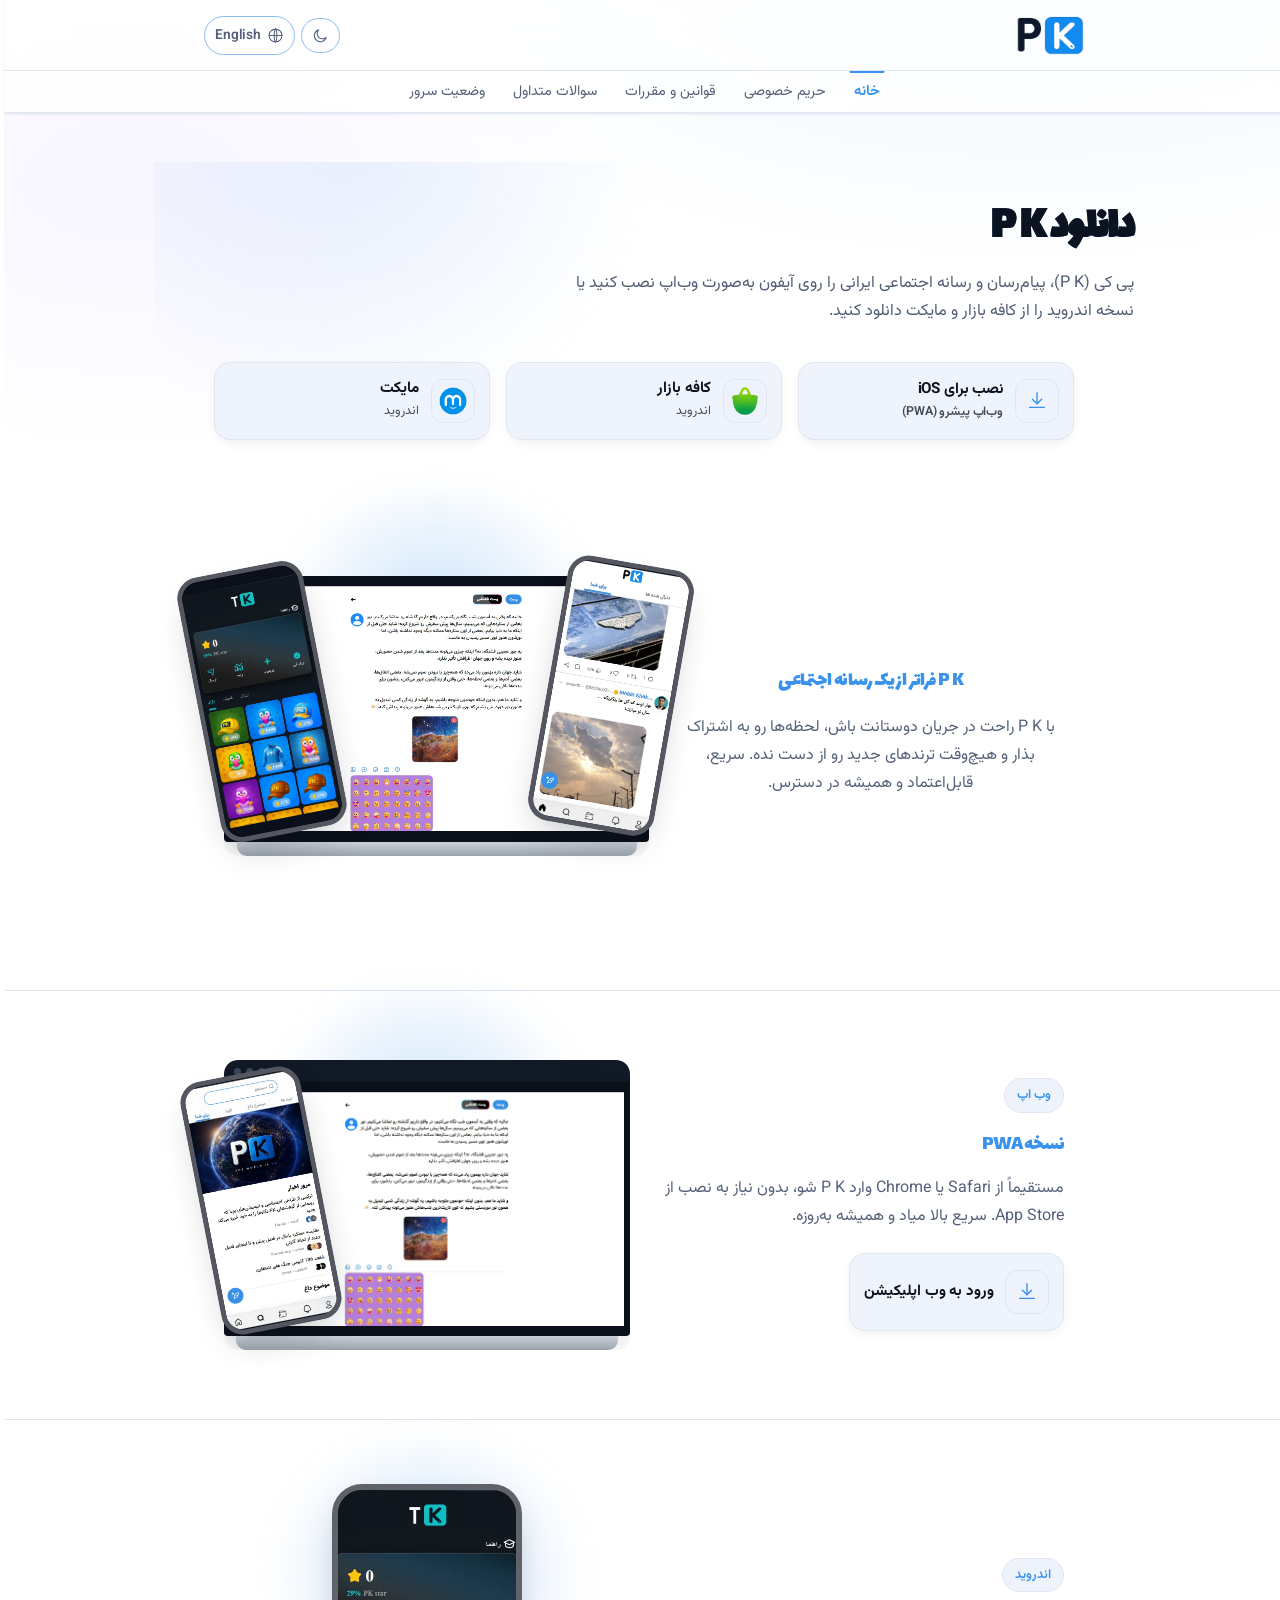
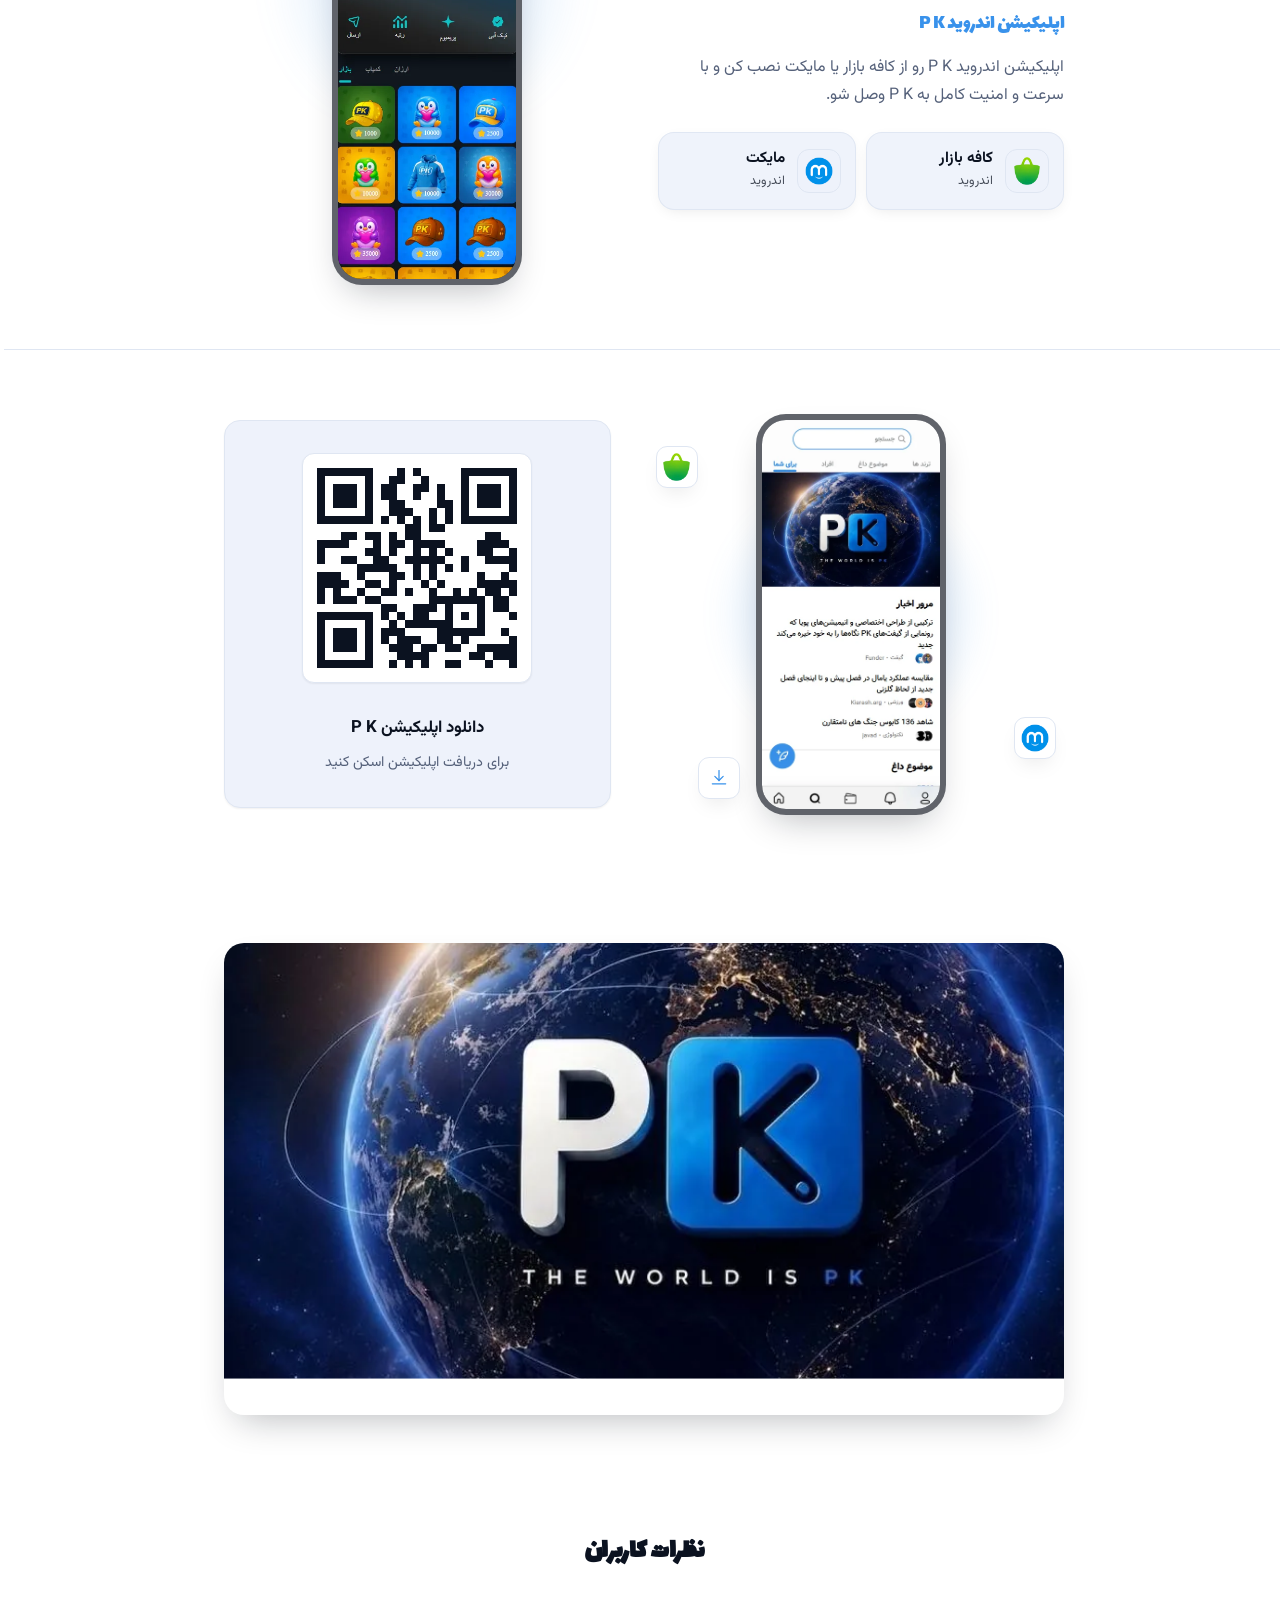
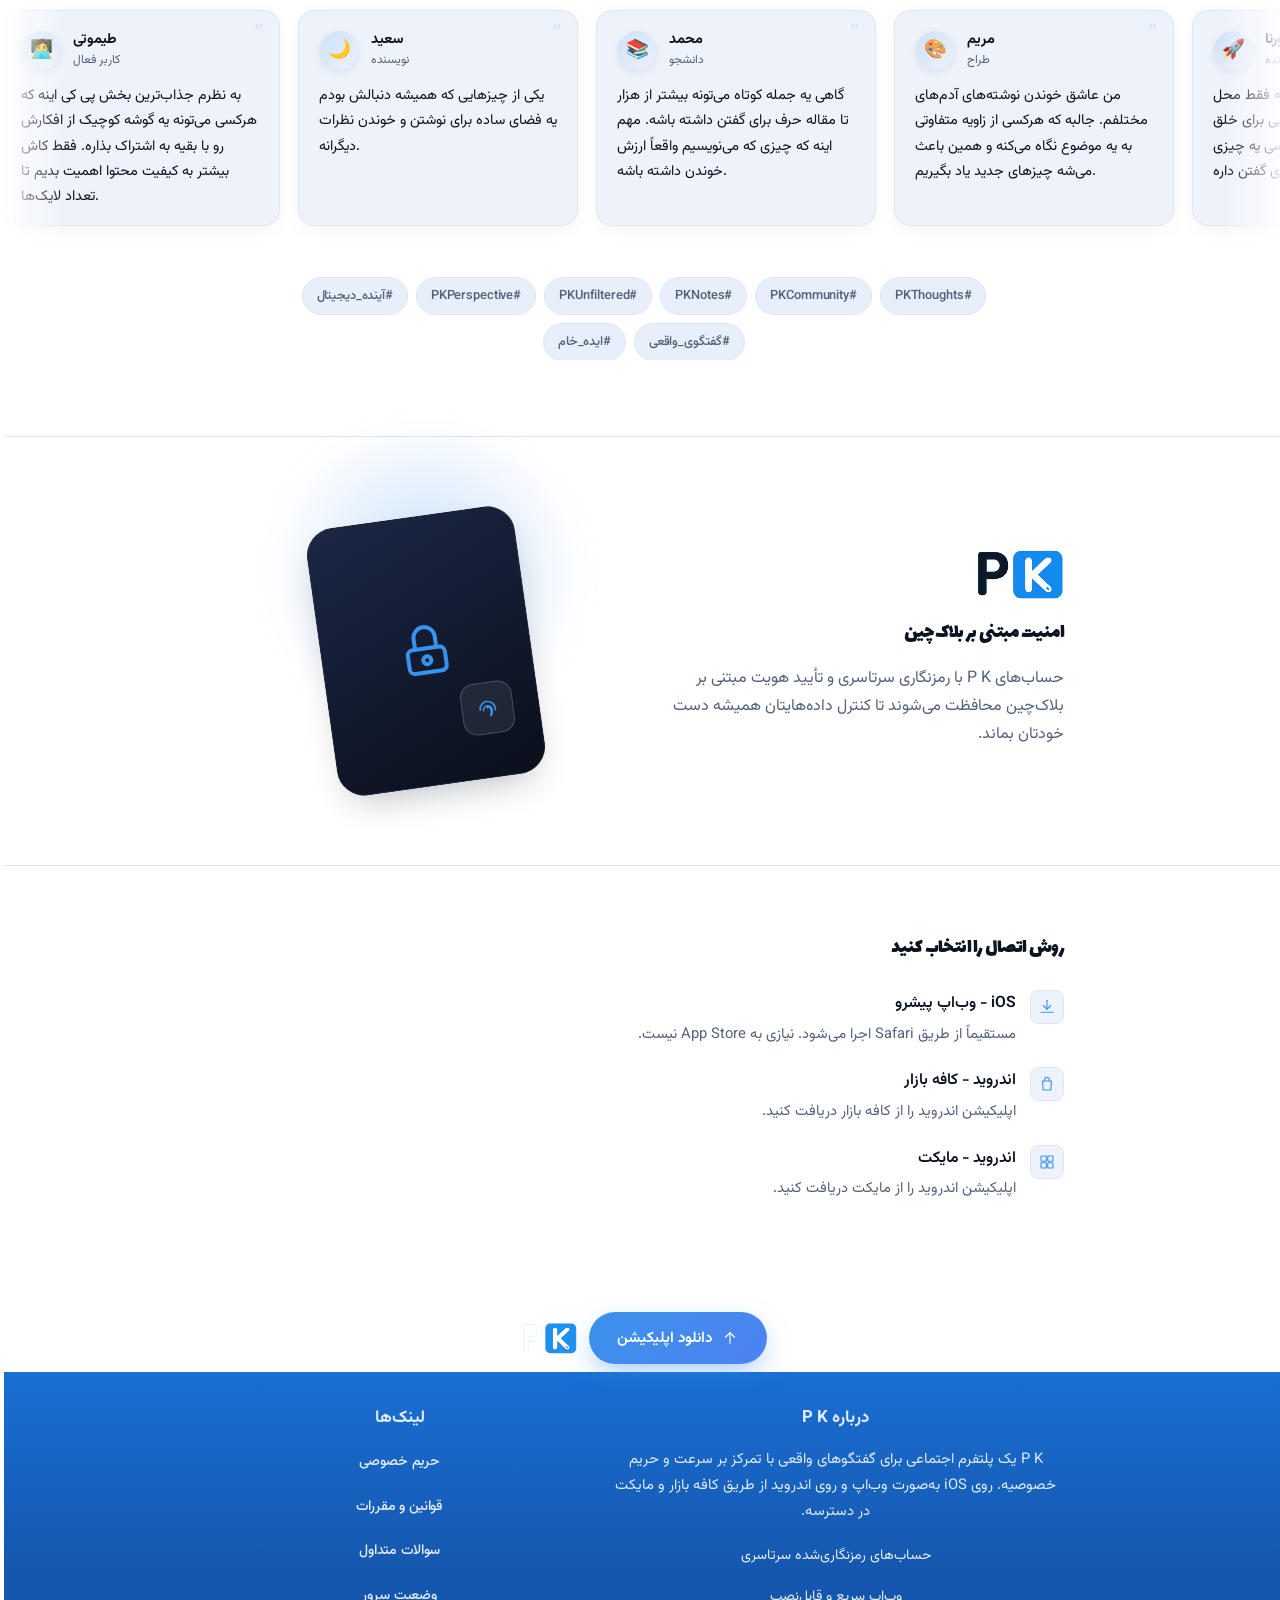
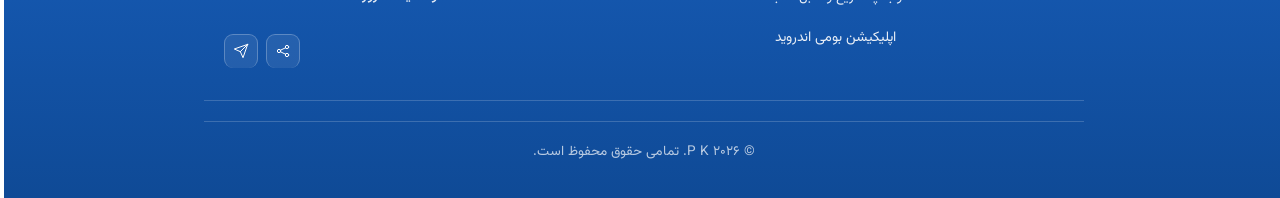
<file: index.html>
<!DOCTYPE html>
<html lang="fa" dir="rtl">
<head>
<meta charset="UTF-8">
<meta name="viewport" content="width=device-width, initial-scale=1, viewport-fit=cover">
<title>دانلود P K</title>
<meta name="description" content="دانلود P K: به‌صورت وب‌اپ روی iOS یا از کافه بازار و مایکت روی اندروید.">
<meta name="theme-color" content="#3992eb">
<meta property="og:site_name" content="P K">
<meta property="og:locale" content="fa_IR">
<meta property="og:locale:alternate" content="en_US">
<meta name="twitter:site" content="@pksocialmedia">
<link rel="alternate" hreflang="fa" href="https://p-k.me/download">
<link rel="alternate" hreflang="en" href="https://p-k.me/download">
<link rel="alternate" hreflang="x-default" href="https://p-k.me/download">

<meta property="og:type" content="website">
<meta property="og:title" content="دانلود P K">
<meta property="og:description" content="دانلود P K: به‌صورت وب‌اپ روی iOS یا از کافه بازار و مایکت روی اندروید.">
<meta name="twitter:card" content="summary">
<meta name="twitter:title" content="دانلود P K">
<meta name="twitter:description" content="دانلود P K: به‌صورت وب‌اپ روی iOS یا از کافه بازار و مایکت روی اندروید.">
<link rel="canonical" href="https://p-k.me/download">
<meta name="keywords" content="دانلود P K, دانلود پی کی, دانلود پیامرسان P K, پی کی, PK, پیامرسان ایرانی, رسانه اجتماعی ایرانی, دانلود از کافه بازار, دانلود از مایکت, نصب P K روی آیفون, وب اپ P K, PWA">
<meta name="robots" content="index, follow">
<meta name="author" content="P K">
<link rel="preload" href="css/style.css" as="style">
<link rel="preload" href="css/fonts/vazirmatn-w400-49c0cc01.woff2" as="font" type="font/woff2" crossorigin>
<link rel="preload" href="css/fonts/vazirmatn-w400-274c0402.woff2" as="font" type="font/woff2" crossorigin>
<link rel="stylesheet" href="css/style.css">
<link rel="icon" type="image/webp" href="[data-uri]">

<script type="application/ld+json">
{
  "@context": "https://schema.org",
  "@graph": [
    {
      "@type": "WebSite",
      "name": "P K",
      "url": "https://p-k.me",
      "inLanguage": ["fa", "en"],
      "description": "P K یک پیام‌رسان و رسانه اجتماعی ایرانی است. نسخه وب‌اپ برای iOS و نسخه اندروید از کافه بازار و مایکت."
    },
    {
      "@type": "SoftwareApplication",
      "name": "P K",
      "applicationCategory": "SocialNetworkingApplication",
      "operatingSystem": "iOS, Android",
      "url": "https://p-k.me",
      "description": "پیام‌رسان و رسانه اجتماعی ایرانی با رمزنگاری سرتاسری و تأیید هویت مبتنی بر بلاک‌چین.",
      "offers": {
        "@type": "Offer",
        "price": "0",
        "priceCurrency": "IRR"
      },
      "aggregateRating": {
        "@type": "AggregateRating",
        "ratingValue": "4.7",
        "ratingCount": "1280",
        "bestRating": "5"
      }
    },
    {
      "@type": "WebPage",
      "name": "دانلود P K",
      "description": "دانلود و نصب پیام‌رسان P K روی iOS به‌صورت وب‌اپ و روی اندروید از کافه بازار و مایکت",
      "url": "https://p-k.me/download",
      "isPartOf": { "@type": "WebSite", "url": "https://p-k.me" },
      "inLanguage": "fa"
    }
  ]
}
</script>

</head>
<body>

<canvas id="particlesBg"></canvas>
<div id="scrollProgress"></div>

<header>
  <div class="wrap header-top">
    <a href="index.html" class="logo-mark" data-route="home" aria-label="P K">
      <img src="assets/logo-pk-dark.png" alt="P K" class="site-logo logo-for-light" width="120" height="74" />
      <img src="assets/logo-pk.png" alt="P K" class="site-logo logo-for-dark" width="120" height="74" />
    </a>
    <div class="header-controls">
      <button class="icon-btn" id="themeToggle" type="button" aria-label="Toggle theme">
        <svg class="icon" id="sunIcon" viewBox="0 0 24 24" fill="none" stroke="currentColor" stroke-width="1.5" stroke-linecap="round" stroke-linejoin="round"><circle cx="12" cy="12" r="4"/><path d="M12 2v2M12 20v2M4 12H2M22 12h-2M5 5l1.5 1.5M17.5 17.5L19 19M19 5l-1.5 1.5M6.5 17.5L5 19"/></svg>
        <svg class="icon hidden" id="moonIcon" viewBox="0 0 24 24" fill="none" stroke="currentColor" stroke-width="1.5" stroke-linecap="round" stroke-linejoin="round"><path d="M20 14.5A8.5 8.5 0 1 1 9.5 4a7 7 0 0 0 10.5 10.5z"/></svg>
      </button>
      <button class="icon-btn" id="langToggle" type="button">
        <svg class="icon" viewBox="0 0 24 24" fill="none" stroke="currentColor" stroke-width="1.5" stroke-linecap="round" stroke-linejoin="round"><circle cx="12" cy="12" r="9"/><path d="M3 12h18"/><path d="M12 3c2.5 2.5 2.5 15.5 0 18"/><path d="M12 3c-2.5 2.5-2.5 15.5 0 18"/></svg>
        <span class="btn-text" id="langToggleLabel">English</span>
      </button>
    </div>
  </div>
  <nav class="tabbar">
    <div class="wrap tabbar-inner">
      <a href="index.html" class="tab" data-route="home" data-key="nav_home">Home</a>
      <a href="pages/privacy.html" class="tab" data-route="privacy" data-key="nav_privacy">Privacy</a>
      <a href="pages/terms.html" class="tab" data-route="terms" data-key="nav_terms">Terms</a>
      <a href="pages/faq.html" class="tab" data-route="faq" data-key="nav_faq">FAQ</a>
      <a href="pages/status.html" class="tab" data-route="status" data-key="nav_status">Status</a>
    </div>
  </nav>
</header>

<main>
<div id="view-home" class="view active">
    <section class="wrap hero">
      <h1 data-key="home_heading">Download P K</h1>
      <p class="sub" data-key="home_sub">Get P K on iPhone as an installable web app, or download the Android app.</p>

      <div class="dl-grid">
        <button class="dl-btn" id="btnIos" type="button">
          <span class="icon-box"><svg class="icon" viewBox="0 0 24 24" fill="none" stroke="currentColor" stroke-width="1.5" stroke-linecap="round" stroke-linejoin="round"><path d="M12 3v12"/><path d="M7 10l5 5 5-5"/><path d="M4 19h16"/></svg></span>
          <span><span class="label" data-key="btn_ios_label">Install for iOS</span><span class="sublabel" data-key="btn_ios_sub">Progressive Web App</span></span>
        </button>
        <a class="dl-btn" href="#" id="btnBazaar" rel="noopener">
          <span class="icon-box"><img src="[data-uri]" alt="دانلود P K از کافه بازار"></span>
          <span><span class="label" data-key="btn_bazaar_label">Cafe Bazaar</span><span class="sublabel" data-key="btn_android_sub">Android</span></span>
        </a>
        <a class="dl-btn" href="#" id="btnMyket" rel="noopener">
          <span class="icon-box"><img src="[data-uri]" alt="دانلود P K از مایکت"></span>
          <span><span class="label" data-key="btn_myket_label">Myket</span><span class="sublabel" data-key="btn_android_sub">Android</span></span>
        </a>
      </div>
    </section>

    <section class="scroll-section devices-section reveal">
      <div class="wrap devices-content-grid">
        <div class="devices-stage" id="devicesStage">
          <div class="devices-glow"></div>
          <div class="devices-group" id="devicesGroup">
            <div class="laptop-mock">
              <div class="laptop-screen"><img id="devicesLaptopImg" class="mock-contain" src="[data-uri]" alt="نمای دسکتاپ برنامه P K"></div>
              <div class="laptop-base"></div>
            </div>
            <div class="phone-mock phone-mock-a"><img class="mock-contain" src="[data-uri]" alt="نمای موبایل برنامه P K"></div>
            <div class="phone-mock phone-mock-b"><img class="mock-contain" src="[data-uri]" alt="دانلود P K روی اندروید"></div>
          </div>
        </div>
        <div class="devices-text">
          <h2 data-key="devices_title">P K, more than social media</h2>
          <p data-key="devices_desc">Stay close to your friends, share moments as they happen, and never miss what's trending. Fast, reliable, and always there.</p>
        </div>
      </div>
    </section>

    <section class="scroll-section platform-section reveal" id="iosPlatformSection">
      <div class="wrap platform-grid">
        <div class="platform-stage" id="pwaStage">
          <div class="devices-glow"></div>
          <div class="devices-group" id="pwaGroup">
            <div class="laptop-mock browser-laptop">
              <div class="browser-bar"><span class="browser-dot"></span><span class="browser-dot"></span><span class="browser-dot"></span></div>
              <div class="laptop-screen"><img id="pwaLaptopImg" class="mock-contain" src="[data-uri]" alt="نسخه وب اپ P K روی لپ‌تاپ"></div>
              <div class="laptop-base"></div>
            </div>
            <div class="phone-mock phone-mock-a"><img id="pwaPhoneImg" class="mock-contain" src="[data-uri]" alt="نسخه وب اپ P K روی موبایل"></div>
          </div>
        </div>
        <div class="platform-text">
          <span class="platform-eyebrow" data-key="ios_eyebrow">Web App</span>
          <h2 data-key="ios_title">PWA Version</h2>
          <p data-key="ios_desc">Open P K straight from Safari or Chrome, no App Store needed. Loads fast and stays up to date on its own.</p>
          <button class="dl-btn" id="btnPwaCta" type="button" style="display:inline-flex;width:auto;">
            <span class="icon-box"><svg class="icon" viewBox="0 0 24 24" fill="none" stroke="currentColor" stroke-width="1.5" stroke-linecap="round" stroke-linejoin="round"><path d="M12 3v12"/><path d="M7 10l5 5 5-5"/><path d="M4 19h16"/></svg></span>
            <span><span class="label" data-key="ios_cta">Enter the web app</span></span>
          </button>
        </div>
      </div>
    </section>

    <section class="scroll-section platform-section reveal" id="androidPlatformSection">
      <div class="wrap platform-grid">
        <div class="platform-stage android-visual" id="androidStage">
          <div class="devices-glow"></div>
          <div class="phone-frame phone-frame-lg" id="androidGroup"><img id="androidPhoneImg" class="mock-contain" src="[data-uri]" alt="اپلیکیشن اندروید P K"></div>
        </div>
        <div class="platform-text">
          <span class="platform-eyebrow" data-key="android_eyebrow">Android</span>
          <h2 data-key="android_title">P K Android App</h2>
          <p data-key="android_desc">Install the P K Android app from Cafe Bazaar or Myket and connect to P K with full speed and security.</p>
          <div class="btn-row">
            <a class="dl-btn" href="#" id="btnBazaar2" rel="noopener">
              <span class="icon-box"><img id="bazaarIcon2" src="[data-uri]" alt="دانلود P K از کافه بازار"></span>
              <span><span class="label" data-key="btn_bazaar_label">Cafe Bazaar</span><span class="sublabel" data-key="btn_android_sub">Android</span></span>
            </a>
            <a class="dl-btn" href="#" id="btnMyket2" rel="noopener">
              <span class="icon-box"><img id="myketIcon2" src="[data-uri]" alt="دانلود P K از مایکت"></span>
              <span><span class="label" data-key="btn_myket_label">Myket</span><span class="sublabel" data-key="btn_android_sub">Android</span></span>
            </a>
          </div>
        </div>
      </div>
    </section>

    <section class="scroll-section qr-section reveal">
      <div class="wrap qr-grid">
        <div class="qr-card">
          <canvas id="qrCanvas" width="200" height="200"></canvas>
          <h3 data-key="qr_heading">Download the P K app</h3>
          <p data-key="qr_sub">Scan to get the app</p>
        </div>
        <div class="phone-stage" id="phoneStage">
          <div class="phone-glow"></div>
          <div class="phone-frame" id="phoneFrame">
            <img src="[data-uri]" alt="تصویر برنامه P K برای دانلود">
          </div>
          <div class="chip chip-1"><img src="[data-uri]" alt=""></div>
          <div class="chip chip-2"><img src="[data-uri]" alt=""></div>
          <div class="chip chip-3"><svg class="icon" viewBox="0 0 24 24" fill="none" stroke="currentColor" stroke-width="1.5" stroke-linecap="round" stroke-linejoin="round"><path d="M12 3v12"/><path d="M7 10l5 5 5-5"/><path d="M4 19h16"/></svg></div>
        </div>
      </div>
    </section>

    <section class="scroll-section globe-section reveal">
      <div class="wrap">
        <div class="globe-banner"><img id="globeImg" src="[data-uri]" alt="P K، رسانه اجتماعی ایرانی"></div>
      </div>
    </section>

    
    <section class="scroll-section posts-section reveal" aria-labelledby="posts-heading">
      <div class="wrap">
        <h2 id="posts-heading" data-key="posts_heading">نظرات کاربران</h2>
        </div>
      <div class="posts-viewport" dir="ltr">
        <div class="posts-track" id="postsTrack">
          <!-- set 1 -->
          <article class="post-card">
            <span class="post-quote" aria-hidden="true">”</span>
            <div class="post-card-header">
              <div class="post-avatar">🧑‍💻</div>
              <div class="post-meta">
                <span class="post-name">طیموتی</span>
                <span class="post-role">کاربر فعال</span>
              </div>
            </div>
            <p class="post-text">به نظرم جذاب‌ترین بخش پی کی اینه که هرکسی می‌تونه یه گوشه کوچیک از افکارش رو با بقیه به اشتراک بذاره. فقط کاش بیشتر به کیفیت محتوا اهمیت بدیم تا تعداد لایک‌ها.</p>
          </article>
          <article class="post-card">
            <span class="post-quote" aria-hidden="true">”</span>
            <div class="post-card-header">
              <div class="post-avatar">🌙</div>
              <div class="post-meta">
                <span class="post-name">سعید</span>
                <span class="post-role">نویسنده</span>
              </div>
            </div>
            <p class="post-text">یکی از چیزهایی که همیشه دنبالش بودم یه فضای ساده برای نوشتن و خوندن نظرات دیگرانه.</p>
          </article>
          <article class="post-card">
            <span class="post-quote" aria-hidden="true">”</span>
            <div class="post-card-header">
              <div class="post-avatar">📚</div>
              <div class="post-meta">
                <span class="post-name">محمد</span>
                <span class="post-role">دانشجو</span>
              </div>
            </div>
            <p class="post-text">گاهی یه جمله کوتاه می‌تونه بیشتر از هزار تا مقاله حرف برای گفتن داشته باشه. مهم اینه که چیزی که می‌نویسیم واقعاً ارزش خوندن داشته باشه.</p>
          </article>
          <article class="post-card">
            <span class="post-quote" aria-hidden="true">”</span>
            <div class="post-card-header">
              <div class="post-avatar">🎨</div>
              <div class="post-meta">
                <span class="post-name">مریم</span>
                <span class="post-role">طراح</span>
              </div>
            </div>
            <p class="post-text">من عاشق خوندن نوشته‌های آدم‌های مختلفم. جالبه که هرکسی از زاویه متفاوتی به یه موضوع نگاه می‌کنه و همین باعث می‌شه چیزهای جدید یاد بگیریم.</p>
          </article>
          <article class="post-card">
            <span class="post-quote" aria-hidden="true">”</span>
            <div class="post-card-header">
              <div class="post-avatar">🚀</div>
              <div class="post-meta">
                <span class="post-name">سورنا</span>
                <span class="post-role">توسعه‌دهنده</span>
              </div>
            </div>
            <p class="post-text">به نظرم پی کی به جای اینکه فقط محل مصرف محتوا باشه، باید جایی برای خلق ایده‌های جدید هم باشه. هرکسی یه چیزی برای گفتن داره.</p>
          </article>
          <article class="post-card">
            <span class="post-quote" aria-hidden="true">”</span>
            <div class="post-card-header">
              <div class="post-avatar">✨</div>
              <div class="post-meta">
                <span class="post-name">داوود</span>
                <span class="post-role">کاربر</span>
              </div>
            </div>
            <p class="post-text">یه پیشنهاد: به جای اینکه همیشه دنبال موافق جمع کردن باشیم، سعی کنیم نظرات مخالف رو هم بخونیم. خیلی وقت‌ها از همون‌جا یادگیری شروع می‌شه.</p>
          </article>
          <article class="post-card">
            <span class="post-quote" aria-hidden="true">”</span>
            <div class="post-card-header">
              <div class="post-avatar">🧠</div>
              <div class="post-meta">
                <span class="post-name">نیما</span>
                <span class="post-role">طراح محصول</span>
              </div>
            </div>
            <p class="post-text">سادگی توی طراحی رابط کاربری خیلی مهمه. وقتی کاربر بدون سردرگمی بتونه چیزی که می‌خواد رو پیدا کنه، یعنی طراح کارش رو درست انجام داده.</p>
          </article>
          <article class="post-card">
            <span class="post-quote" aria-hidden="true">”</span>
            <div class="post-card-header">
              <div class="post-avatar">🎧</div>
              <div class="post-meta">
                <span class="post-name">علی</span>
                <span class="post-role">علاقه‌مند به تکنولوژی</span>
              </div>
            </div>
            <p class="post-text">قرار نیست همیشه حرف مهمی برای گفتن داشته باشیم. گاهی ثبت یه فکر ساده، یه اتفاق روزمره یا حتی یه سؤال کوچیک هم ارزشمنده.</p>
          </article>
          <!-- set 2 (duplicate for seamless infinite loop) -->
          <article class="post-card" aria-hidden="true">
            <span class="post-quote">”</span>
            <div class="post-card-header">
              <div class="post-avatar">🧑‍💻</div>
              <div class="post-meta">
                <span class="post-name">طیموتی</span>
                <span class="post-role">کاربر فعال</span>
              </div>
            </div>
            <p class="post-text">به نظرم جذاب‌ترین بخش پی کی اینه که هرکسی می‌تونه یه گوشه کوچیک از افکارش رو با بقیه به اشتراک بذاره. فقط کاش بیشتر به کیفیت محتوا اهمیت بدیم تا تعداد لایک‌ها.</p>
          </article>
          <article class="post-card" aria-hidden="true">
            <span class="post-quote">”</span>
            <div class="post-card-header">
              <div class="post-avatar">🌙</div>
              <div class="post-meta">
                <span class="post-name">سعید</span>
                <span class="post-role">نویسنده</span>
              </div>
            </div>
            <p class="post-text">یکی از چیزهایی که همیشه دنبالش بودم یه فضای ساده برای نوشتن و خوندن نظرات دیگرانه.</p>
          </article>
          <article class="post-card" aria-hidden="true">
            <span class="post-quote">”</span>
            <div class="post-card-header">
              <div class="post-avatar">📚</div>
              <div class="post-meta">
                <span class="post-name">محمد</span>
                <span class="post-role">دانشجو</span>
              </div>
            </div>
            <p class="post-text">گاهی یه جمله کوتاه می‌تونه بیشتر از هزار تا مقاله حرف برای گفتن داشته باشه. مهم اینه که چیزی که می‌نویسیم واقعاً ارزش خوندن داشته باشه.</p>
          </article>
          <article class="post-card" aria-hidden="true">
            <span class="post-quote">”</span>
            <div class="post-card-header">
              <div class="post-avatar">🎨</div>
              <div class="post-meta">
                <span class="post-name">مریم</span>
                <span class="post-role">طراح</span>
              </div>
            </div>
            <p class="post-text">من عاشق خوندن نوشته‌های آدم‌های مختلفم. جالبه که هرکسی از زاویه متفاوتی به یه موضوع نگاه می‌کنه و همین باعث می‌شه چیزهای جدید یاد بگیریم.</p>
          </article>
          <article class="post-card" aria-hidden="true">
            <span class="post-quote">”</span>
            <div class="post-card-header">
              <div class="post-avatar">🚀</div>
              <div class="post-meta">
                <span class="post-name">سورنا</span>
                <span class="post-role">توسعه‌دهنده</span>
              </div>
            </div>
            <p class="post-text">به نظرم پی کی به جای اینکه فقط محل مصرف محتوا باشه، باید جایی برای خلق ایده‌های جدید هم باشه. هرکسی یه چیزی برای گفتن داره.</p>
          </article>
          <article class="post-card" aria-hidden="true">
            <span class="post-quote">”</span>
            <div class="post-card-header">
              <div class="post-avatar">✨</div>
              <div class="post-meta">
                <span class="post-name">داوود</span>
                <span class="post-role">کاربر</span>
              </div>
            </div>
            <p class="post-text">یه پیشنهاد: به جای اینکه همیشه دنبال موافق جمع کردن باشیم، سعی کنیم نظرات مخالف رو هم بخونیم. خیلی وقت‌ها از همون‌جا یادگیری شروع می‌شه.</p>
          </article>
          <article class="post-card" aria-hidden="true">
            <span class="post-quote">”</span>
            <div class="post-card-header">
              <div class="post-avatar">🧠</div>
              <div class="post-meta">
                <span class="post-name">نیما</span>
                <span class="post-role">طراح محصول</span>
              </div>
            </div>
            <p class="post-text">سادگی توی طراحی رابط کاربری خیلی مهمه. وقتی کاربر بدون سردرگمی بتونه چیزی که می‌خواد رو پیدا کنه، یعنی طراح کارش رو درست انجام داده.</p>
          </article>
          <article class="post-card" aria-hidden="true">
            <span class="post-quote">”</span>
            <div class="post-card-header">
              <div class="post-avatar">🎧</div>
              <div class="post-meta">
                <span class="post-name">علی</span>
                <span class="post-role">علاقه‌مند به تکنولوژی</span>
              </div>
            </div>
            <p class="post-text">قرار نیست همیشه حرف مهمی برای گفتن داشته باشیم. گاهی ثبت یه فکر ساده، یه اتفاق روزمره یا حتی یه سؤال کوچیک هم ارزشمنده.</p>
          </article>
        </div>
      </div>
      <div class="wrap">
        <div class="tags-row">
          <span class="tag-chip">#PKThoughts</span>
          <span class="tag-chip">#PKCommunity</span>
          <span class="tag-chip">#PKNotes</span>
          <span class="tag-chip">#PKUnfiltered</span>
          <span class="tag-chip">#PKPerspective</span>
          <span class="tag-chip">#آینده_دیجیتال</span>
          <span class="tag-chip">#گفتگوی_واقعی</span>
          <span class="tag-chip">#ایده_خام</span>
        </div>
      </div>
    </section>


    <section class="scroll-section security-section reveal">
      <div class="wrap security-grid">
        <div class="security-text">
          <span class="logo-mark security-logo-slot" id="securityLogoSlot"></span>
          <h2 data-key="security_heading">Security Built on Blockchain</h2>
          <p data-key="security_sub">P K accounts are protected with end-to-end encryption and blockchain-based verification, so you stay in control of your data.</p>
        </div>
        <div class="security-visual">
          <div class="devices-glow"></div>
          <div class="security-panel">
            <svg class="lock-icon" viewBox="0 0 24 24" fill="none" stroke="currentColor" stroke-width="1.5" stroke-linecap="round" stroke-linejoin="round"><rect x="5" y="11" width="14" height="9" rx="2"/><path d="M8 11V7a4 4 0 0 1 8 0v4"/><circle cx="12" cy="15.5" r="1.5"/></svg>
            <div class="security-fingerprint-badge">
              <svg viewBox="0 0 24 24" fill="none" stroke="currentColor" stroke-width="1.5" stroke-linecap="round"><path d="M12 11a3 3 0 0 1 3 3v2a5 5 0 0 1-1 3"/><path d="M8 14a4 4 0 0 1 8 0v1a7 7 0 0 1-1.5 4.3"/><path d="M5 13a7 7 0 0 1 14 0v1.5"/><path d="M12 11v1"/></svg>
            </div>
          </div>
        </div>
      </div>
    </section>

    <section class="scroll-section explain reveal">
      <div class="wrap">
        <h2 data-key="explain_heading">Choose how you connect</h2>
        <div class="item-list">
          <div class="item" data-target="iosPlatformSection" role="button" tabindex="0">
            <span class="icon-box"><svg class="icon" viewBox="0 0 24 24" fill="none" stroke="currentColor" stroke-width="1.5" stroke-linecap="round" stroke-linejoin="round"><path d="M12 3v12"/><path d="M7 10l5 5 5-5"/><path d="M4 19h16"/></svg></span>
            <div><h3 data-key="item1_title">iOS - Progressive Web App</h3><p data-key="item1_desc">Runs right from Safari. No App Store needed.</p></div>
          </div>
          <div class="item" data-target="androidPlatformSection" role="button" tabindex="0">
            <span class="icon-box"><svg class="icon" viewBox="0 0 24 24" fill="none" stroke="currentColor" stroke-width="1.5" stroke-linecap="round" stroke-linejoin="round"><path d="M6 8h12l-1 12H7L6 8z"/><path d="M9 8V6a3 3 0 0 1 6 0v2"/></svg></span>
            <div><h3 data-key="item2_title">Android - Cafe Bazaar</h3><p data-key="item2_desc">Get the Android app from Cafe Bazaar.</p></div>
          </div>
          <div class="item" data-target="androidPlatformSection" role="button" tabindex="0">
            <span class="icon-box"><svg class="icon" viewBox="0 0 24 24" fill="none" stroke="currentColor" stroke-width="1.5" stroke-linecap="round" stroke-linejoin="round"><rect x="4" y="4" width="7" height="7" rx="1"/><rect x="13" y="4" width="7" height="7" rx="1"/><rect x="4" y="13" width="7" height="7" rx="1"/><rect x="13" y="13" width="7" height="7" rx="1"/></svg></span>
            <div><h3 data-key="item3_title">Android - Myket</h3><p data-key="item3_desc">Get the Android app from Myket.</p></div>
          </div>
        </div>
      </div>
    </section>
  </div>

  <div id="view-privacy" class="view legal">
    <div class="wrap">
    <h1 data-key="privacy_title">Privacy Policy</h1>
    
    <section><h2 data-key="p_intro_h">Introduction</h2><p data-key="p_intro_p">This document explains how P K collects, uses, and retains user information.</p></section>
    <section><h2 data-key="p_collect_h">Information We Collect</h2><p data-key="p_collect_p">When you sign up and use the service, we collect things like your username, email, posted content, and basic device data.</p></section>
    <section><h2 data-key="p_use_h">How We Use Information</h2><p data-key="p_use_p">We use this information to run and improve the service, talk to users, and keep the platform secure.</p></section>
    <section><h2 data-key="p_sharing_h">Data Sharing</h2><p data-key="p_sharing_p">We don't share user information with third parties without consent, except where the law requires it.</p></section>
    <section><h2 data-key="p_retention_h">Data Retention</h2><p data-key="p_retention_p">We keep information while an account stays active, or as long as the law requires.</p></section>
    <section><h2 data-key="p_rights_h">Your Rights</h2><p data-key="p_rights_p">You can ask to see, correct, or delete your information at any time.</p></section>
    <section><h2 data-key="p_security_h">Security</h2><p data-key="p_security_p">We use reasonable technical and organizational measures to protect your data, though no method of storage or transmission is fully secure.</p></section>
    <section><h2 data-key="p_changes_h">Changes to This Policy</h2><p data-key="p_changes_p">This policy may change over time. We'll announce major changes through the service.</p></section>
    <section><h2 data-key="p_contact_h">Contact</h2><p data-key="p_contact_p">For questions about this policy, use the contact details listed on the site.</p></section>
    </div>
  </div>

  <div id="view-terms" class="view legal">
    <div class="wrap">
    <h1 data-key="terms_title">Terms and Conditions</h1>
    
    <section><h2 data-key="t_accept_h">Acceptance of Terms</h2><p data-key="t_accept_p">By using P K, you agree to these Terms and Conditions.</p></section>
    <section><h2 data-key="t_eligibility_h">Eligibility</h2><p data-key="t_eligibility_p">You must meet the minimum legal age in your country to use the service.</p></section>
    <section><h2 data-key="t_accounts_h">Accounts</h2><p data-key="t_accounts_p">You're responsible for keeping your login details private and for all activity on your account.</p></section>
    <section><h2 data-key="t_use_h">Acceptable Use</h2><p data-key="t_use_p">Don't post illegal or abusive content, or content that breaks someone else's rights.</p></section>
    <section><h2 data-key="t_content_h">Content Ownership</h2><p data-key="t_content_p">You keep ownership of what you post. Posting it gives P K a license to show it on the platform.</p></section>
    <section><h2 data-key="t_termination_h">Termination</h2><p data-key="t_termination_p">P K can limit access or deactivate an account that breaks these terms.</p></section>
    <section><h2 data-key="t_disclaimers_h">Disclaimers</h2><p data-key="t_disclaimers_p">The service is provided as is, with no guarantee it will always run without errors or interruptions.</p></section>
    <section><h2 data-key="t_liability_h">Limitation of Liability</h2><p data-key="t_liability_p">P K isn't liable for indirect damages from using the service.</p></section>
    <section><h2 data-key="t_law_h">Governing Law</h2><p data-key="t_law_p">These terms follow the laws of the Islamic Republic of Iran.</p></section>
    <section><h2 data-key="t_changes_h">Changes to These Terms</h2><p data-key="t_changes_p">These terms may be updated. The new version applies from its publish date.</p></section>
    <section><h2 data-key="t_contact_h">Contact</h2><p data-key="t_contact_p">For questions about these terms, use the contact details listed on the site.</p></section>
    </div>
  </div>

  <div id="view-faq" class="view legal">
    <div class="wrap">
    <h1 data-key="faq_title">Frequently Asked Questions</h1>
    <p class="updated" data-key="faq_sub">Common questions about safety and uptime.</p>
    <section><h2 data-key="faq_q1">Is my data safe on P K?</h2><p data-key="faq_a1">Yes. Accounts are protected with end-to-end encryption and blockchain-based verification.</p></section>
    <section><h2 data-key="faq_q2">What happens if the service goes down?</h2><p data-key="faq_a2">You can check live status anytime from the Status tab at the top of the page.</p></section>
    <section><h2 data-key="faq_q3">Is it safe to download from Cafe Bazaar or Myket?</h2><p data-key="faq_a3">Yes, both are distributed directly through the official Cafe Bazaar and Myket apps.</p></section>
    <section><h2 data-key="faq_q4">Does the PWA update automatically?</h2><p data-key="faq_a4">Yes. The web app loads the latest version every time you open it, no manual update needed.</p></section>
    <section><h2 data-key="faq_q5">How do I report a security issue?</h2><p data-key="faq_a5">Use the contact details listed on the Privacy Policy page to reach the P K team.</p></section>
    </div>
  </div>

  <div id="view-status" class="view legal">
    <div class="wrap">
    <h1 data-key="status_title">Server Status</h1>
    <p class="updated" data-key="status_sub">Live status for P K's core services.</p>
    <div class="status-list">
      <div class="status-row"><span class="status-name"><span class="status-dot ok"></span><span data-key="status_item_web">Website (p-k.me)</span></span><span class="status-right"><span class="status-uptime" data-key="status_uptime">97.9% uptime</span><span class="status-state ok" data-key="status_state">Operational</span></span></div>
      <div class="status-row"><span class="status-name"><span class="status-dot ok"></span><span data-key="status_item_dl">Download servers (Bazaar / Myket)</span></span><span class="status-state ok" data-key="status_state">Operational</span></div>
      <div class="status-row"><span class="status-name"><span class="status-dot ok"></span><span data-key="status_item_app">Web app (PWA)</span></span><span class="status-state ok" data-key="status_state">Operational</span></div>
    </div>
    </div>
  </div>

</main>

<footer>
  <div class="footer-cta wrap">
    <button class="footer-dl-btn" id="footerDownloadBtn" type="button">
      <svg class="icon" viewBox="0 0 24 24" fill="none" stroke="currentColor" stroke-width="1.5" stroke-linecap="round" stroke-linejoin="round"><path d="M12 19V5"/><path d="M6 11l6-6 6 6"/></svg>
      <span data-key="footer_download_cta">Download the app</span>
    </button>
    <a href="index.html" class="footer-logo-link" aria-label="P K"><img src="assets/logo-pk.png" alt="P K" class="footer-logo-img" width="100" height="62" /></a>
  </div>
  <div class="footer-panel">
    <div class="wrap footer-panel-grid">
      <div class="footer-about">
        <h3 data-key="footer_about_h">About P K</h3>
        <p data-key="footer_about_p">P K is a social platform built for speed, privacy, and real conversations. Available on iOS as a web app, and on Android through Cafe Bazaar and Myket.</p>
        <ul class="footer-feature-list">
          <li data-key="footer_feat1">End-to-end encrypted accounts</li>
          <li data-key="footer_feat2">Fast, installable web app</li>
          <li data-key="footer_feat3">Native Android apps</li>
        </ul>
      </div>
      <div class="footer-links-col">
        <h3 data-key="footer_links_h">Links</h3>
        <div class="footer-links">
          <a href="pages/privacy.html" data-route="privacy" data-key="nav_privacy">Privacy</a>
          <a href="pages/terms.html" data-route="terms" data-key="nav_terms">Terms</a>
          <a href="pages/faq.html" data-route="faq" data-key="nav_faq">FAQ</a>
          <a href="pages/status.html" data-route="status" data-key="nav_status">Status</a>
        </div>
        <div class="social-row">
          <a href="https://t.me/pksocialmedia" class="social-icon" aria-label="Telegram" rel="noopener" target="_blank"><svg viewBox="0 0 24 24" fill="none" stroke="currentColor" stroke-width="1.5" stroke-linecap="round" stroke-linejoin="round"><path d="M22 2L11 13"/><path d="M22 2l-7 20-4-9-9-4 20-7z"/></svg></a>
          <a href="https://p-k.me" class="social-icon" aria-label="Website" rel="noopener" target="_blank"><svg viewBox="0 0 24 24" fill="none" stroke="currentColor" stroke-width="1.5" stroke-linecap="round" stroke-linejoin="round"><circle cx="6" cy="12" r="2.5"/><circle cx="18" cy="6" r="2.5"/><circle cx="18" cy="18" r="2.5"/><path d="M8.2 10.8L15.8 7.2M8.2 13.2l7.6 3.6"/></svg></a>
        </div>
      </div>
    </div>
    <div class="wrap footer-bottom">
      <span class="copyright" data-key="footer_copy">© 2026 P K. All rights reserved.</span>
    </div>
  </div>
</footer>

<div class="modal-backdrop" id="iosModal">
  <div class="modal" role="dialog" aria-modal="true" aria-labelledby="iosModalTitle">
    <div class="modal-head">
      <h2 id="iosModalTitle" data-key="modal_title">Install on iOS</h2>
      <button class="modal-close" id="iosModalClose" type="button" aria-label="Close"><svg class="icon" viewBox="0 0 24 24" fill="none" stroke="currentColor" stroke-width="1.5" stroke-linecap="round" stroke-linejoin="round"><path d="M6 6l12 12"/><path d="M18 6l-12 12"/></svg></button>
    </div>
    <ol>
      <li data-key="modal_step1">Open P K in Safari.</li>
      <li data-key="modal_step2">Tap the Share icon in the toolbar.</li>
      <li data-key="modal_step3">Select Add to Home Screen.</li>
      <li data-key="modal_step4">Tap Add to confirm.</li>
    </ol>
    <a class="modal-enter-btn" id="modalEnterSite" href="https://p-k.me" target="_blank" rel="noopener" data-key="modal_enter_site">Go to the site</a>
  </div>
</div>

<script>
/*! QRious v4.0.2 | (C) 2017 Alasdair Mercer | GPL v3 License
Based on jsqrencode | (C) 2010 tz@execpc.com | GPL v3 License
*/
!function(t,e){"object"==typeof exports&&"undefined"!=typeof module?module.exports=e():"function"==typeof define&&define.amd?define(e):t.QRious=e()}(this,function(){"use strict";function t(t,e){var n;return"function"==typeof Object.create?n=Object.create(t):(s.prototype=t,n=new s,s.prototype=null),e&&i(!0,n,e),n}function e(e,n,s,r){var o=this;return"string"!=typeof e&&(r=s,s=n,n=e,e=null),"function"!=typeof n&&(r=s,s=n,n=function(){return o.apply(this,arguments)}),i(!1,n,o,r),n.prototype=t(o.prototype,s),n.prototype.constructor=n,n.class_=e||o.class_,n.super_=o,n}function i(t,e,i){for(var n,s,a=0,h=(i=o.call(arguments,2)).length;a<h;a++){s=i[a];for(n in s)t&&!r.call(s,n)||(e[n]=s[n])}}function n(){}var s=function(){},r=Object.prototype.hasOwnProperty,o=Array.prototype.slice,a=e;n.class_="Nevis",n.super_=Object,n.extend=a;var h=n,f=h.extend(function(t,e,i){this.qrious=t,this.element=e,this.element.qrious=t,this.enabled=Boolean(i)},{draw:function(t){},getElement:function(){return this.enabled||(this.enabled=!0,this.render()),this.element},getModuleSize:function(t){var e=this.qrious,i=e.padding||0,n=Math.floor((e.size-2*i)/t.width);return Math.max(1,n)},getOffset:function(t){var e=this.qrious,i=e.padding;if(null!=i)return i;var n=this.getModuleSize(t),s=Math.floor((e.size-n*t.width)/2);return Math.max(0,s)},render:function(t){this.enabled&&(this.resize(),this.reset(),this.draw(t))},reset:function(){},resize:function(){}}),c=f.extend({draw:function(t){var e,i,n=this.qrious,s=this.getModuleSize(t),r=this.getOffset(t),o=this.element.getContext("2d");for(o.fillStyle=n.foreground,o.globalAlpha=n.foregroundAlpha,e=0;e<t.width;e++)for(i=0;i<t.width;i++)t.buffer[i*t.width+e]&&o.fillRect(s*e+r,s*i+r,s,s)},reset:function(){var t=this.qrious,e=this.element.getContext("2d"),i=t.size;e.lineWidth=1,e.clearRect(0,0,i,i),e.fillStyle=t.background,e.globalAlpha=t.backgroundAlpha,e.fillRect(0,0,i,i)},resize:function(){var t=this.element;t.width=t.height=this.qrious.size}}),u=h.extend(null,{BLOCK:[0,11,15,19,23,27,31,16,18,20,22,24,26,28,20,22,24,24,26,28,28,22,24,24,26,26,28,28,24,24,26,26,26,28,28,24,26,26,26,28,28]}),l=h.extend(null,{BLOCKS:[1,0,19,7,1,0,16,10,1,0,13,13,1,0,9,17,1,0,34,10,1,0,28,16,1,0,22,22,1,0,16,28,1,0,55,15,1,0,44,26,2,0,17,18,2,0,13,22,1,0,80,20,2,0,32,18,2,0,24,26,4,0,9,16,1,0,108,26,2,0,43,24,2,2,15,18,2,2,11,22,2,0,68,18,4,0,27,16,4,0,19,24,4,0,15,28,2,0,78,20,4,0,31,18,2,4,14,18,4,1,13,26,2,0,97,24,2,2,38,22,4,2,18,22,4,2,14,26,2,0,116,30,3,2,36,22,4,4,16,20,4,4,12,24,2,2,68,18,4,1,43,26,6,2,19,24,6,2,15,28,4,0,81,20,1,4,50,30,4,4,22,28,3,8,12,24,2,2,92,24,6,2,36,22,4,6,20,26,7,4,14,28,4,0,107,26,8,1,37,22,8,4,20,24,12,4,11,22,3,1,115,30,4,5,40,24,11,5,16,20,11,5,12,24,5,1,87,22,5,5,41,24,5,7,24,30,11,7,12,24,5,1,98,24,7,3,45,28,15,2,19,24,3,13,15,30,1,5,107,28,10,1,46,28,1,15,22,28,2,17,14,28,5,1,120,30,9,4,43,26,17,1,22,28,2,19,14,28,3,4,113,28,3,11,44,26,17,4,21,26,9,16,13,26,3,5,107,28,3,13,41,26,15,5,24,30,15,10,15,28,4,4,116,28,17,0,42,26,17,6,22,28,19,6,16,30,2,7,111,28,17,0,46,28,7,16,24,30,34,0,13,24,4,5,121,30,4,14,47,28,11,14,24,30,16,14,15,30,6,4,117,30,6,14,45,28,11,16,24,30,30,2,16,30,8,4,106,26,8,13,47,28,7,22,24,30,22,13,15,30,10,2,114,28,19,4,46,28,28,6,22,28,33,4,16,30,8,4,122,30,22,3,45,28,8,26,23,30,12,28,15,30,3,10,117,30,3,23,45,28,4,31,24,30,11,31,15,30,7,7,116,30,21,7,45,28,1,37,23,30,19,26,15,30,5,10,115,30,19,10,47,28,15,25,24,30,23,25,15,30,13,3,115,30,2,29,46,28,42,1,24,30,23,28,15,30,17,0,115,30,10,23,46,28,10,35,24,30,19,35,15,30,17,1,115,30,14,21,46,28,29,19,24,30,11,46,15,30,13,6,115,30,14,23,46,28,44,7,24,30,59,1,16,30,12,7,121,30,12,26,47,28,39,14,24,30,22,41,15,30,6,14,121,30,6,34,47,28,46,10,24,30,2,64,15,30,17,4,122,30,29,14,46,28,49,10,24,30,24,46,15,30,4,18,122,30,13,32,46,28,48,14,24,30,42,32,15,30,20,4,117,30,40,7,47,28,43,22,24,30,10,67,15,30,19,6,118,30,18,31,47,28,34,34,24,30,20,61,15,30],FINAL_FORMAT:[30660,29427,32170,30877,26159,25368,27713,26998,21522,20773,24188,23371,17913,16590,20375,19104,13663,12392,16177,14854,9396,8579,11994,11245,5769,5054,7399,6608,1890,597,3340,2107],LEVELS:{L:1,M:2,Q:3,H:4}}),_=h.extend(null,{EXPONENT:[1,2,4,8,16,32,64,128,29,58,116,232,205,135,19,38,76,152,45,90,180,117,234,201,143,3,6,12,24,48,96,192,157,39,78,156,37,74,148,53,106,212,181,119,238,193,159,35,70,140,5,10,20,40,80,160,93,186,105,210,185,111,222,161,95,190,97,194,153,47,94,188,101,202,137,15,30,60,120,240,253,231,211,187,107,214,177,127,254,225,223,163,91,182,113,226,217,175,67,134,17,34,68,136,13,26,52,104,208,189,103,206,129,31,62,124,248,237,199,147,59,118,236,197,151,51,102,204,133,23,46,92,184,109,218,169,79,158,33,66,132,21,42,84,168,77,154,41,82,164,85,170,73,146,57,114,228,213,183,115,230,209,191,99,198,145,63,126,252,229,215,179,123,246,241,255,227,219,171,75,150,49,98,196,149,55,110,220,165,87,174,65,130,25,50,100,200,141,7,14,28,56,112,224,221,167,83,166,81,162,89,178,121,242,249,239,195,155,43,86,172,69,138,9,18,36,72,144,61,122,244,245,247,243,251,235,203,139,11,22,44,88,176,125,250,233,207,131,27,54,108,216,173,71,142,0],LOG:[255,0,1,25,2,50,26,198,3,223,51,238,27,104,199,75,4,100,224,14,52,141,239,129,28,193,105,248,200,8,76,113,5,138,101,47,225,36,15,33,53,147,142,218,240,18,130,69,29,181,194,125,106,39,249,185,201,154,9,120,77,228,114,166,6,191,139,98,102,221,48,253,226,152,37,179,16,145,34,136,54,208,148,206,143,150,219,189,241,210,19,92,131,56,70,64,30,66,182,163,195,72,126,110,107,58,40,84,250,133,186,61,202,94,155,159,10,21,121,43,78,212,229,172,115,243,167,87,7,112,192,247,140,128,99,13,103,74,222,237,49,197,254,24,227,165,153,119,38,184,180,124,17,68,146,217,35,32,137,46,55,63,209,91,149,188,207,205,144,135,151,178,220,252,190,97,242,86,211,171,20,42,93,158,132,60,57,83,71,109,65,162,31,45,67,216,183,123,164,118,196,23,73,236,127,12,111,246,108,161,59,82,41,157,85,170,251,96,134,177,187,204,62,90,203,89,95,176,156,169,160,81,11,245,22,235,122,117,44,215,79,174,213,233,230,231,173,232,116,214,244,234,168,80,88,175]}),d=h.extend(null,{BLOCK:[3220,1468,2713,1235,3062,1890,2119,1549,2344,2936,1117,2583,1330,2470,1667,2249,2028,3780,481,4011,142,3098,831,3445,592,2517,1776,2234,1951,2827,1070,2660,1345,3177]}),v=h.extend(function(t){var e,i,n,s,r,o=t.value.length;for(this._badness=[],this._level=l.LEVELS[t.level],this._polynomial=[],this._value=t.value,this._version=0,this._stringBuffer=[];this._version<40&&(this._version++,n=4*(this._level-1)+16*(this._version-1),s=l.BLOCKS[n++],r=l.BLOCKS[n++],e=l.BLOCKS[n++],i=l.BLOCKS[n],n=e*(s+r)+r-3+(this._version<=9),!(o<=n)););this._dataBlock=e,this._eccBlock=i,this._neccBlock1=s,this._neccBlock2=r;var a=this.width=17+4*this._version;this.buffer=v._createArray(a*a),this._ecc=v._createArray(e+(e+i)*(s+r)+r),this._mask=v._createArray((a*(a+1)+1)/2),this._insertFinders(),this._insertAlignments(),this.buffer[8+a*(a-8)]=1,this._insertTimingGap(),this._reverseMask(),this._insertTimingRowAndColumn(),this._insertVersion(),this._syncMask(),this._convertBitStream(o),this._calculatePolynomial(),this._appendEccToData(),this._interleaveBlocks(),this._pack(),this._finish()},{_addAlignment:function(t,e){var i,n=this.buffer,s=this.width;for(n[t+s*e]=1,i=-2;i<2;i++)n[t+i+s*(e-2)]=1,n[t-2+s*(e+i+1)]=1,n[t+2+s*(e+i)]=1,n[t+i+1+s*(e+2)]=1;for(i=0;i<2;i++)this._setMask(t-1,e+i),this._setMask(t+1,e-i),this._setMask(t-i,e-1),this._setMask(t+i,e+1)},_appendData:function(t,e,i,n){var s,r,o,a=this._polynomial,h=this._stringBuffer;for(r=0;r<n;r++)h[i+r]=0;for(r=0;r<e;r++){if(255!==(s=_.LOG[h[t+r]^h[i]]))for(o=1;o<n;o++)h[i+o-1]=h[i+o]^_.EXPONENT[v._modN(s+a[n-o])];else for(o=i;o<i+n;o++)h[o]=h[o+1];h[i+n-1]=255===s?0:_.EXPONENT[v._modN(s+a[0])]}},_appendEccToData:function(){var t,e=0,i=this._dataBlock,n=this._calculateMaxLength(),s=this._eccBlock;for(t=0;t<this._neccBlock1;t++)this._appendData(e,i,n,s),e+=i,n+=s;for(t=0;t<this._neccBlock2;t++)this._appendData(e,i+1,n,s),e+=i+1,n+=s},_applyMask:function(t){var e,i,n,s,r=this.buffer,o=this.width;switch(t){case 0:for(s=0;s<o;s++)for(n=0;n<o;n++)n+s&1||this._isMasked(n,s)||(r[n+s*o]^=1);break;case 1:for(s=0;s<o;s++)for(n=0;n<o;n++)1&s||this._isMasked(n,s)||(r[n+s*o]^=1);break;case 2:for(s=0;s<o;s++)for(e=0,n=0;n<o;n++,e++)3===e&&(e=0),e||this._isMasked(n,s)||(r[n+s*o]^=1);break;case 3:for(i=0,s=0;s<o;s++,i++)for(3===i&&(i=0),e=i,n=0;n<o;n++,e++)3===e&&(e=0),e||this._isMasked(n,s)||(r[n+s*o]^=1);break;case 4:for(s=0;s<o;s++)for(e=0,i=s>>1&1,n=0;n<o;n++,e++)3===e&&(e=0,i=!i),i||this._isMasked(n,s)||(r[n+s*o]^=1);break;case 5:for(i=0,s=0;s<o;s++,i++)for(3===i&&(i=0),e=0,n=0;n<o;n++,e++)3===e&&(e=0),(n&s&1)+!(!e|!i)||this._isMasked(n,s)||(r[n+s*o]^=1);break;case 6:for(i=0,s=0;s<o;s++,i++)for(3===i&&(i=0),e=0,n=0;n<o;n++,e++)3===e&&(e=0),(n&s&1)+(e&&e===i)&1||this._isMasked(n,s)||(r[n+s*o]^=1);break;case 7:for(i=0,s=0;s<o;s++,i++)for(3===i&&(i=0),e=0,n=0;n<o;n++,e++)3===e&&(e=0),(e&&e===i)+(n+s&1)&1||this._isMasked(n,s)||(r[n+s*o]^=1)}},_calculateMaxLength:function(){return this._dataBlock*(this._neccBlock1+this._neccBlock2)+this._neccBlock2},_calculatePolynomial:function(){var t,e,i=this._eccBlock,n=this._polynomial;for(n[0]=1,t=0;t<i;t++){for(n[t+1]=1,e=t;e>0;e--)n[e]=n[e]?n[e-1]^_.EXPONENT[v._modN(_.LOG[n[e]]+t)]:n[e-1];n[0]=_.EXPONENT[v._modN(_.LOG[n[0]]+t)]}for(t=0;t<=i;t++)n[t]=_.LOG[n[t]]},_checkBadness:function(){var t,e,i,n,s,r=0,o=this._badness,a=this.buffer,h=this.width;for(s=0;s<h-1;s++)for(n=0;n<h-1;n++)(a[n+h*s]&&a[n+1+h*s]&&a[n+h*(s+1)]&&a[n+1+h*(s+1)]||!(a[n+h*s]||a[n+1+h*s]||a[n+h*(s+1)]||a[n+1+h*(s+1)]))&&(r+=v.N2);var f=0;for(s=0;s<h;s++){for(i=0,o[0]=0,t=0,n=0;n<h;n++)t===(e=a[n+h*s])?o[i]++:o[++i]=1,f+=(t=e)?1:-1;r+=this._getBadness(i)}f<0&&(f=-f);var c=0,u=f;for(u+=u<<2,u<<=1;u>h*h;)u-=h*h,c++;for(r+=c*v.N4,n=0;n<h;n++){for(i=0,o[0]=0,t=0,s=0;s<h;s++)t===(e=a[n+h*s])?o[i]++:o[++i]=1,t=e;r+=this._getBadness(i)}return r},_convertBitStream:function(t){var e,i,n=this._ecc,s=this._version;for(i=0;i<t;i++)n[i]=this._value.charCodeAt(i);var r=this._stringBuffer=n.slice(),o=this._calculateMaxLength();t>=o-2&&(t=o-2,s>9&&t--);var a=t;if(s>9){for(r[a+2]=0,r[a+3]=0;a--;)e=r[a],r[a+3]|=255&e<<4,r[a+2]=e>>4;r[2]|=255&t<<4,r[1]=t>>4,r[0]=64|t>>12}else{for(r[a+1]=0,r[a+2]=0;a--;)e=r[a],r[a+2]|=255&e<<4,r[a+1]=e>>4;r[1]|=255&t<<4,r[0]=64|t>>4}for(a=t+3-(s<10);a<o;)r[a++]=236,r[a++]=17},_getBadness:function(t){var e,i=0,n=this._badness;for(e=0;e<=t;e++)n[e]>=5&&(i+=v.N1+n[e]-5);for(e=3;e<t-1;e+=2)n[e-2]===n[e+2]&&n[e+2]===n[e-1]&&n[e-1]===n[e+1]&&3*n[e-1]===n[e]&&(0===n[e-3]||e+3>t||3*n[e-3]>=4*n[e]||3*n[e+3]>=4*n[e])&&(i+=v.N3);return i},_finish:function(){this._stringBuffer=this.buffer.slice();var t,e,i=0,n=3e4;for(e=0;e<8&&(this._applyMask(e),(t=this._checkBadness())<n&&(n=t,i=e),7!==i);e++)this.buffer=this._stringBuffer.slice();i!==e&&this._applyMask(i),n=l.FINAL_FORMAT[i+(this._level-1<<3)];var s=this.buffer,r=this.width;for(e=0;e<8;e++,n>>=1)1&n&&(s[r-1-e+8*r]=1,e<6?s[8+r*e]=1:s[8+r*(e+1)]=1);for(e=0;e<7;e++,n>>=1)1&n&&(s[8+r*(r-7+e)]=1,e?s[6-e+8*r]=1:s[7+8*r]=1)},_interleaveBlocks:function(){var t,e,i=this._dataBlock,n=this._ecc,s=this._eccBlock,r=0,o=this._calculateMaxLength(),a=this._neccBlock1,h=this._neccBlock2,f=this._stringBuffer;for(t=0;t<i;t++){for(e=0;e<a;e++)n[r++]=f[t+e*i];for(e=0;e<h;e++)n[r++]=f[a*i+t+e*(i+1)]}for(e=0;e<h;e++)n[r++]=f[a*i+t+e*(i+1)];for(t=0;t<s;t++)for(e=0;e<a+h;e++)n[r++]=f[o+t+e*s];this._stringBuffer=n},_insertAlignments:function(){var t,e,i,n=this._version,s=this.width;if(n>1)for(t=u.BLOCK[n],i=s-7;;){for(e=s-7;e>t-3&&(this._addAlignment(e,i),!(e<t));)e-=t;if(i<=t+9)break;i-=t,this._addAlignment(6,i),this._addAlignment(i,6)}},_insertFinders:function(){var t,e,i,n,s=this.buffer,r=this.width;for(t=0;t<3;t++){for(e=0,n=0,1===t&&(e=r-7),2===t&&(n=r-7),s[n+3+r*(e+3)]=1,i=0;i<6;i++)s[n+i+r*e]=1,s[n+r*(e+i+1)]=1,s[n+6+r*(e+i)]=1,s[n+i+1+r*(e+6)]=1;for(i=1;i<5;i++)this._setMask(n+i,e+1),this._setMask(n+1,e+i+1),this._setMask(n+5,e+i),this._setMask(n+i+1,e+5);for(i=2;i<4;i++)s[n+i+r*(e+2)]=1,s[n+2+r*(e+i+1)]=1,s[n+4+r*(e+i)]=1,s[n+i+1+r*(e+4)]=1}},_insertTimingGap:function(){var t,e,i=this.width;for(e=0;e<7;e++)this._setMask(7,e),this._setMask(i-8,e),this._setMask(7,e+i-7);for(t=0;t<8;t++)this._setMask(t,7),this._setMask(t+i-8,7),this._setMask(t,i-8)},_insertTimingRowAndColumn:function(){var t,e=this.buffer,i=this.width;for(t=0;t<i-14;t++)1&t?(this._setMask(8+t,6),this._setMask(6,8+t)):(e[8+t+6*i]=1,e[6+i*(8+t)]=1)},_insertVersion:function(){var t,e,i,n,s=this.buffer,r=this._version,o=this.width;if(r>6)for(t=d.BLOCK[r-7],e=17,i=0;i<6;i++)for(n=0;n<3;n++,e--)1&(e>11?r>>e-12:t>>e)?(s[5-i+o*(2-n+o-11)]=1,s[2-n+o-11+o*(5-i)]=1):(this._setMask(5-i,2-n+o-11),this._setMask(2-n+o-11,5-i))},_isMasked:function(t,e){var i=v._getMaskBit(t,e);return 1===this._mask[i]},_pack:function(){var t,e,i,n=1,s=1,r=this.width,o=r-1,a=r-1,h=(this._dataBlock+this._eccBlock)*(this._neccBlock1+this._neccBlock2)+this._neccBlock2;for(e=0;e<h;e++)for(t=this._stringBuffer[e],i=0;i<8;i++,t<<=1){128&t&&(this.buffer[o+r*a]=1);do{s?o--:(o++,n?0!==a?a--:(n=!n,6===(o-=2)&&(o--,a=9)):a!==r-1?a++:(n=!n,6===(o-=2)&&(o--,a-=8))),s=!s}while(this._isMasked(o,a))}},_reverseMask:function(){var t,e,i=this.width;for(t=0;t<9;t++)this._setMask(t,8);for(t=0;t<8;t++)this._setMask(t+i-8,8),this._setMask(8,t);for(e=0;e<7;e++)this._setMask(8,e+i-7)},_setMask:function(t,e){var i=v._getMaskBit(t,e);this._mask[i]=1},_syncMask:function(){var t,e,i=this.width;for(e=0;e<i;e++)for(t=0;t<=e;t++)this.buffer[t+i*e]&&this._setMask(t,e)}},{_createArray:function(t){var e,i=[];for(e=0;e<t;e++)i[e]=0;return i},_getMaskBit:function(t,e){var i;return t>e&&(i=t,t=e,e=i),i=e,i+=e*e,i>>=1,i+=t},_modN:function(t){for(;t>=255;)t=((t-=255)>>8)+(255&t);return t},N1:3,N2:3,N3:40,N4:10}),p=v,m=f.extend({draw:function(){this.element.src=this.qrious.toDataURL()},reset:function(){this.element.src=""},resize:function(){var t=this.element;t.width=t.height=this.qrious.size}}),g=h.extend(function(t,e,i,n){this.name=t,this.modifiable=Boolean(e),this.defaultValue=i,this._valueTransformer=n},{transform:function(t){var e=this._valueTransformer;return"function"==typeof e?e(t,this):t}}),k=h.extend(null,{abs:function(t){return null!=t?Math.abs(t):null},hasOwn:function(t,e){return Object.prototype.hasOwnProperty.call(t,e)},noop:function(){},toUpperCase:function(t){return null!=t?t.toUpperCase():null}}),w=h.extend(function(t){this.options={},t.forEach(function(t){this.options[t.name]=t},this)},{exists:function(t){return null!=this.options[t]},get:function(t,e){return w._get(this.options[t],e)},getAll:function(t){var e,i=this.options,n={};for(e in i)k.hasOwn(i,e)&&(n[e]=w._get(i[e],t));return n},init:function(t,e,i){"function"!=typeof i&&(i=k.noop);var n,s;for(n in this.options)k.hasOwn(this.options,n)&&(s=this.options[n],w._set(s,s.defaultValue,e),w._createAccessor(s,e,i));this._setAll(t,e,!0)},set:function(t,e,i){return this._set(t,e,i)},setAll:function(t,e){return this._setAll(t,e)},_set:function(t,e,i,n){var s=this.options[t];if(!s)throw new Error("Invalid option: "+t);if(!s.modifiable&&!n)throw new Error("Option cannot be modified: "+t);return w._set(s,e,i)},_setAll:function(t,e,i){if(!t)return!1;var n,s=!1;for(n in t)k.hasOwn(t,n)&&this._set(n,t[n],e,i)&&(s=!0);return s}},{_createAccessor:function(t,e,i){var n={get:function(){return w._get(t,e)}};t.modifiable&&(n.set=function(n){w._set(t,n,e)&&i(n,t)}),Object.defineProperty(e,t.name,n)},_get:function(t,e){return e["_"+t.name]},_set:function(t,e,i){var n="_"+t.name,s=i[n],r=t.transform(null!=e?e:t.defaultValue);return i[n]=r,r!==s}}),M=w,b=h.extend(function(){this._services={}},{getService:function(t){var e=this._services[t];if(!e)throw new Error("Service is not being managed with name: "+t);return e},setService:function(t,e){if(this._services[t])throw new Error("Service is already managed with name: "+t);e&&(this._services[t]=e)}}),B=new M([new g("background",!0,"white"),new g("backgroundAlpha",!0,1,k.abs),new g("element"),new g("foreground",!0,"black"),new g("foregroundAlpha",!0,1,k.abs),new g("level",!0,"L",k.toUpperCase),new g("mime",!0,"image/png"),new g("padding",!0,null,k.abs),new g("size",!0,100,k.abs),new g("value",!0,"")]),y=new b,O=h.extend(function(t){B.init(t,this,this.update.bind(this));var e=B.get("element",this),i=y.getService("element"),n=e&&i.isCanvas(e)?e:i.createCanvas(),s=e&&i.isImage(e)?e:i.createImage();this._canvasRenderer=new c(this,n,!0),this._imageRenderer=new m(this,s,s===e),this.update()},{get:function(){return B.getAll(this)},set:function(t){B.setAll(t,this)&&this.update()},toDataURL:function(t){return this.canvas.toDataURL(t||this.mime)},update:function(){var t=new p({level:this.level,value:this.value});this._canvasRenderer.render(t),this._imageRenderer.render(t)}},{use:function(t){y.setService(t.getName(),t)}});Object.defineProperties(O.prototype,{canvas:{get:function(){return this._canvasRenderer.getElement()}},image:{get:function(){return this._imageRenderer.getElement()}}});var A=O,L=h.extend({getName:function(){}}).extend({createCanvas:function(){},createImage:function(){},getName:function(){return"element"},isCanvas:function(t){},isImage:function(t){}}).extend({createCanvas:function(){return document.createElement("canvas")},createImage:function(){return document.createElement("img")},isCanvas:function(t){return t instanceof HTMLCanvasElement},isImage:function(t){return t instanceof HTMLImageElement}});return A.use(new L),A});

//# sourceMappingURL=qrious.min.js.map
</script>


</body>
</html>
</main>



<div class="modal-backdrop" id="iosModal">
  <div class="modal" role="dialog" aria-modal="true" aria-labelledby="iosModalTitle">
    <div class="modal-head">
      <h2 id="iosModalTitle" data-key="modal_title">Install on iOS</h2>
      <button class="modal-close" id="iosModalClose" type="button" aria-label="Close"><svg class="icon" viewBox="0 0 24 24" fill="none" stroke="currentColor" stroke-width="1.5" stroke-linecap="round" stroke-linejoin="round"><path d="M6 6l12 12"/><path d="M18 6l-12 12"/></svg></button>
    </div>
    <ol>
      <li data-key="modal_step1">Open P K in Safari.</li>
      <li data-key="modal_step2">Tap the Share icon in the toolbar.</li>
      <li data-key="modal_step3">Select Add to Home Screen.</li>
      <li data-key="modal_step4">Tap Add to confirm.</li>
    </ol>
    <a class="modal-enter-btn" id="modalEnterSite" href="https://p-k.me" target="_blank" rel="noopener" data-key="modal_enter_site">Go to the site</a>
  </div>

<script src="js/qrious.min.js"></script>
<script src="js/app.js"></script>

</body>
</html>
</file>
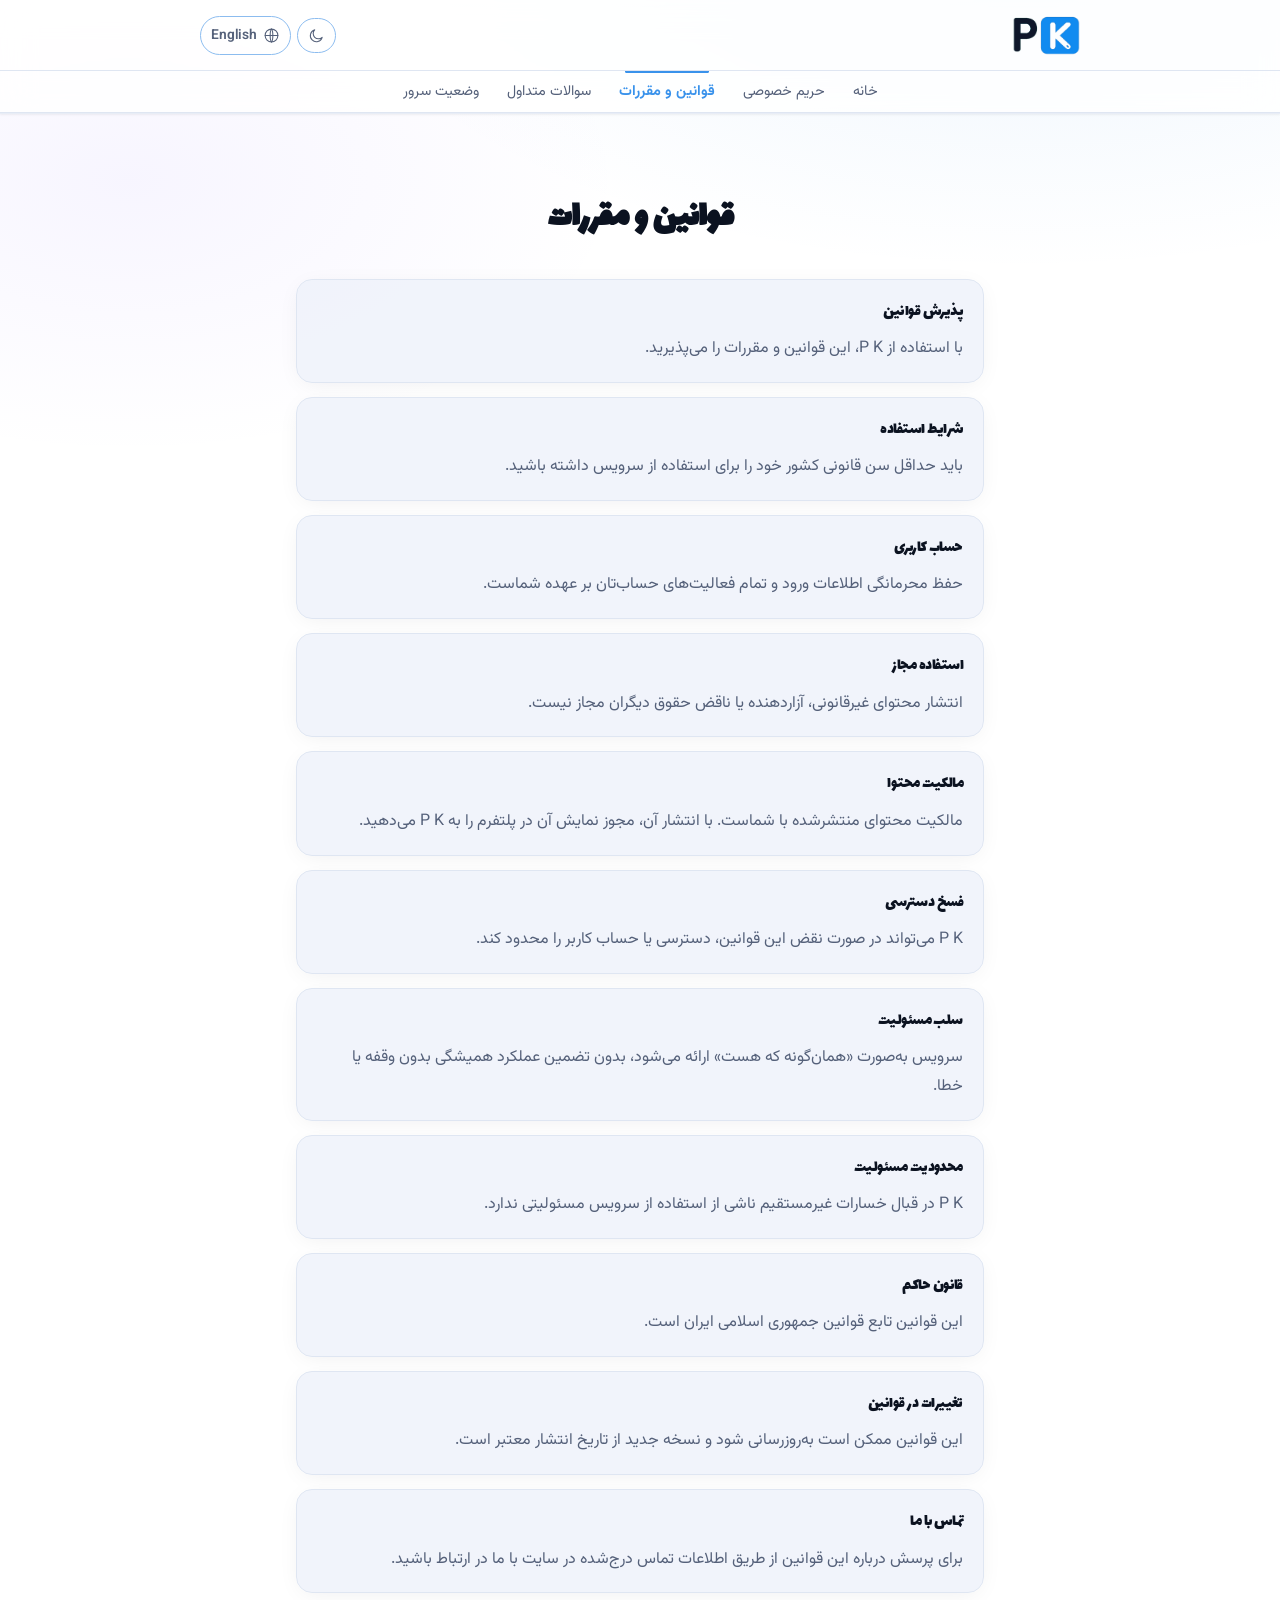
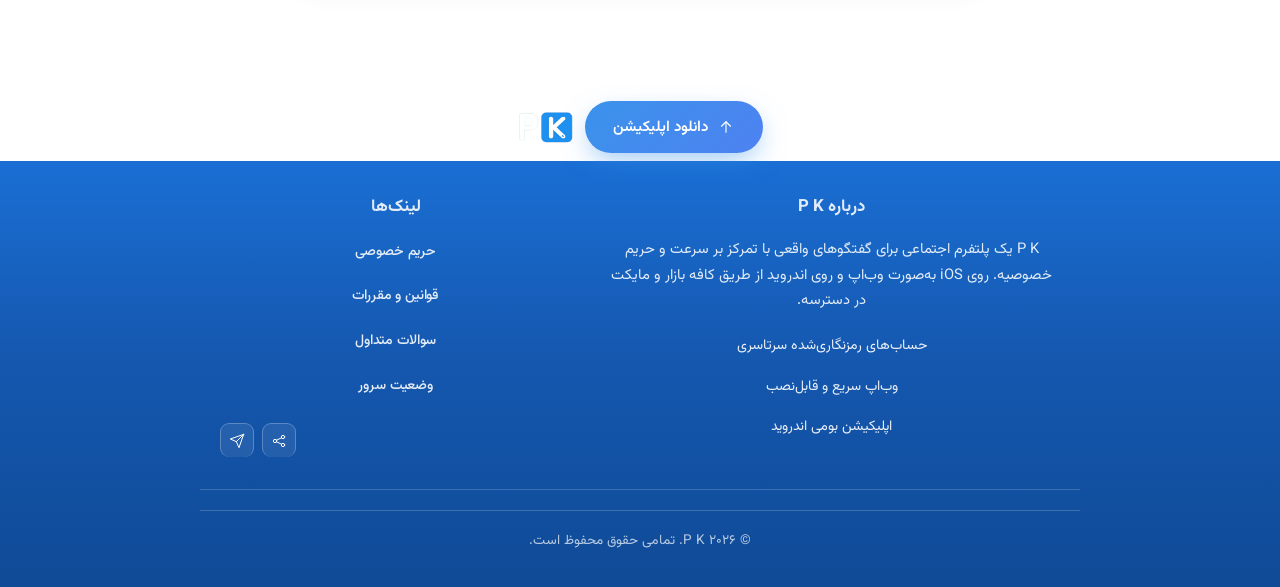
<file: terms.html>
<!DOCTYPE html>
<html lang="fa" dir="rtl">
<head>
<meta charset="UTF-8">
<meta name="viewport" content="width=device-width, initial-scale=1, viewport-fit=cover">
<title>قوانین و مقررات - P K</title>
<meta name="description" content="قوانین و مقررات استفاده از P K">
<meta name="theme-color" content="#3992eb">
<meta property="og:site_name" content="P K">
<meta property="og:locale" content="fa_IR">
<meta name="twitter:site" content="@pksocialmedia">
<meta property="og:type" content="website">
<meta property="og:title" content="قوانین و مقررات - P K">
<meta property="og:description" content="قوانین و مقررات استفاده از P K">
<meta name="twitter:card" content="summary">
<meta name="twitter:title" content="قوانین و مقررات - P K">
<meta name="twitter:description" content="قوانین و مقررات استفاده از P K">
<link rel="canonical" href="https://p-k.me/terms.html">
<meta name="keywords" content="دانلود P K, دانلود پی کی, دانلود پیامرسان P K, پی کی, PK, پیامرسان ایرانی, رسانه اجتماعی ایرانی, دانلود از کافه بازار, دانلود از مایکت, نصب P K روی آیفون, وب اپ P K, PWA">
<meta name="robots" content="index, follow">
<meta name="author" content="P K">
<link rel="preload" href="css/style.css" as="style">
<link rel="preload" href="css/fonts/vazirmatn-w400-49c0cc01.woff2" as="font" type="font/woff2" crossorigin>
<link rel="preload" href="css/fonts/vazirmatn-w400-274c0402.woff2" as="font" type="font/woff2" crossorigin>
<link rel="stylesheet" href="css/style.css">
<link rel="icon" type="image/webp" href="[data-uri]">
</head>
<body>

<canvas id="particlesBg"></canvas>
<div id="scrollProgress"></div>

<header>
  <div class="wrap header-top">
    <a href="index.html" class="logo-mark" data-route="home" aria-label="P K">
      <img src="assets/logo-pk-dark.png" alt="P K" class="site-logo logo-for-light" width="120" height="74" />
      <img src="assets/logo-pk.png" alt="P K" class="site-logo logo-for-dark" width="120" height="74" />
    </a>
    <div class="header-controls">
      <button class="icon-btn" id="themeToggle" type="button" aria-label="Toggle theme">
        <svg class="icon" id="sunIcon" viewBox="0 0 24 24" fill="none" stroke="currentColor" stroke-width="1.5" stroke-linecap="round" stroke-linejoin="round"><circle cx="12" cy="12" r="4"/><path d="M12 2v2M12 20v2M4 12H2M22 12h-2M5 5l1.5 1.5M17.5 17.5L19 19M19 5l-1.5 1.5M6.5 17.5L5 19"/></svg>
        <svg class="icon hidden" id="moonIcon" viewBox="0 0 24 24" fill="none" stroke="currentColor" stroke-width="1.5" stroke-linecap="round" stroke-linejoin="round"><path d="M20 14.5A8.5 8.5 0 1 1 9.5 4a7 7 0 0 0 10.5 10.5z"/></svg>
      </button>
      <button class="icon-btn" id="langToggle" type="button">
        <svg class="icon" viewBox="0 0 24 24" fill="none" stroke="currentColor" stroke-width="1.5" stroke-linecap="round" stroke-linejoin="round"><circle cx="12" cy="12" r="9"/><path d="M3 12h18"/><path d="M12 3c2.5 2.5 2.5 15.5 0 18"/><path d="M12 3c-2.5 2.5-2.5 15.5 0 18"/></svg>
        <span class="btn-text" id="langToggleLabel">English</span>
      </button>
    </div>
  </div>
  <nav class="tabbar">
    <div class="wrap tabbar-inner">
      <a href="index.html" class="tab" data-route="home" data-key="nav_home">Home</a>
      <a href="privacy.html" class="tab" data-route="privacy" data-key="nav_privacy">Privacy</a>
      <a href="terms.html" class="tab" data-route="terms" data-key="nav_terms">Terms</a>
      <a href="faq.html" class="tab" data-route="faq" data-key="nav_faq">FAQ</a>
      <a href="status.html" class="tab" data-route="status" data-key="nav_status">Status</a>
    </div>
  </nav>
</header>

<main>
<div id="view-terms" class="view active legal">
    <div class="wrap">
    <h1 data-key="terms_title">Terms and Conditions</h1>
    
    <section><h2 data-key="t_accept_h">Acceptance of Terms</h2><p data-key="t_accept_p">By using P K, you agree to these Terms and Conditions.</p></section>
    <section><h2 data-key="t_eligibility_h">Eligibility</h2><p data-key="t_eligibility_p">You must meet the minimum legal age in your country to use the service.</p></section>
    <section><h2 data-key="t_accounts_h">Accounts</h2><p data-key="t_accounts_p">You're responsible for keeping your login details private and for all activity on your account.</p></section>
    <section><h2 data-key="t_use_h">Acceptable Use</h2><p data-key="t_use_p">Don't post illegal or abusive content, or content that breaks someone else's rights.</p></section>
    <section><h2 data-key="t_content_h">Content Ownership</h2><p data-key="t_content_p">You keep ownership of what you post. Posting it gives P K a license to show it on the platform.</p></section>
    <section><h2 data-key="t_termination_h">Termination</h2><p data-key="t_termination_p">P K can limit access or deactivate an account that breaks these terms.</p></section>
    <section><h2 data-key="t_disclaimers_h">Disclaimers</h2><p data-key="t_disclaimers_p">The service is provided as is, with no guarantee it will always run without errors or interruptions.</p></section>
    <section><h2 data-key="t_liability_h">Limitation of Liability</h2><p data-key="t_liability_p">P K isn't liable for indirect damages from using the service.</p></section>
    <section><h2 data-key="t_law_h">Governing Law</h2><p data-key="t_law_p">These terms follow the laws of the Islamic Republic of Iran.</p></section>
    <section><h2 data-key="t_changes_h">Changes to These Terms</h2><p data-key="t_changes_p">These terms may be updated. The new version applies from its publish date.</p></section>
    <section><h2 data-key="t_contact_h">Contact</h2><p data-key="t_contact_p">For questions about these terms, use the contact details listed on the site.</p></section>
    </div>
  </div>

  <div id="view-faq" class="view legal">
    <div class="wrap">
    <h1 data-key="faq_title">Frequently Asked Questions</h1>
    <p class="updated" data-key="faq_sub">Common questions about safety and uptime.</p>
    <section><h2 data-key="faq_q1">Is my data safe on P K?</h2><p data-key="faq_a1">Yes. Accounts are protected with end-to-end encryption and blockchain-based verification.</p></section>
    <section><h2 data-key="faq_q2">What happens if the service goes down?</h2><p data-key="faq_a2">You can check live status anytime from the Status tab at the top of the page.</p></section>
    <section><h2 data-key="faq_q3">Is it safe to download from Cafe Bazaar or Myket?</h2><p data-key="faq_a3">Yes, both are distributed directly through the official Cafe Bazaar and Myket apps.</p></section>
    <section><h2 data-key="faq_q4">Does the PWA update automatically?</h2><p data-key="faq_a4">Yes. The web app loads the latest version every time you open it, no manual update needed.</p></section>
    <section><h2 data-key="faq_q5">How do I report a security issue?</h2><p data-key="faq_a5">Use the contact details listed on the Privacy Policy page to reach the P K team.</p></section>
    </div>
  </div>

  <div id="view-status" class="view legal">
    <div class="wrap">
    <h1 data-key="status_title">Server Status</h1>
    <p class="updated" data-key="status_sub">Live status for P K's core services.</p>
    <div class="status-list">
      <div class="status-row"><span class="status-name"><span class="status-dot ok"></span><span data-key="status_item_web">Website (p-k.me)</span></span><span class="status-right"><span class="status-uptime" data-key="status_uptime">97.9% uptime</span><span class="status-state ok" data-key="status_state">Operational</span></span></div>
      <div class="status-row"><span class="status-name"><span class="status-dot ok"></span><span data-key="status_item_dl">Download servers (Bazaar / Myket)</span></span><span class="status-state ok" data-key="status_state">Operational</span></div>
      <div class="status-row"><span class="status-name"><span class="status-dot ok"></span><span data-key="status_item_app">Web app (PWA)</span></span><span class="status-state ok" data-key="status_state">Operational</span></div>
    </div>
    </div>
  </div>

</main>

<footer>
  <div class="footer-cta wrap">
    <button class="footer-dl-btn" id="footerDownloadBtn" type="button">
      <svg class="icon" viewBox="0 0 24 24" fill="none" stroke="currentColor" stroke-width="1.5" stroke-linecap="round" stroke-linejoin="round"><path d="M12 19V5"/><path d="M6 11l6-6 6 6"/></svg>
      <span data-key="footer_download_cta">Download the app</span>
    </button>
    <a href="index.html" class="footer-logo-link" aria-label="P K"><img src="assets/logo-pk.png" alt="P K" class="footer-logo-img" width="100" height="62" /></a>
  </div>
  <div class="footer-panel">
    <div class="wrap footer-panel-grid">
      <div class="footer-about">
        <h3 data-key="footer_about_h">About P K</h3>
        <p data-key="footer_about_p">P K is a social platform built for speed, privacy, and real conversations. Available on iOS as a web app, and on Android through Cafe Bazaar and Myket.</p>
        <ul class="footer-feature-list">
          <li data-key="footer_feat1">End-to-end encrypted accounts</li>
          <li data-key="footer_feat2">Fast, installable web app</li>
          <li data-key="footer_feat3">Native Android apps</li>
        </ul>
      </div>
      <div class="footer-links-col">
        <h3 data-key="footer_links_h">Links</h3>
        <div class="footer-links">
          <a href="privacy.html" data-route="privacy" data-key="nav_privacy">Privacy</a>
          <a href="terms.html" data-route="terms" data-key="nav_terms">Terms</a>
          <a href="faq.html" data-route="faq" data-key="nav_faq">FAQ</a>
          <a href="status.html" data-route="status" data-key="nav_status">Status</a>
        </div>
        <div class="social-row">
          <a href="https://t.me/pksocialmedia" class="social-icon" aria-label="Telegram" rel="noopener" target="_blank"><svg viewBox="0 0 24 24" fill="none" stroke="currentColor" stroke-width="1.5" stroke-linecap="round" stroke-linejoin="round"><path d="M22 2L11 13"/><path d="M22 2l-7 20-4-9-9-4 20-7z"/></svg></a>
          <a href="https://p-k.me" class="social-icon" aria-label="Website" rel="noopener" target="_blank"><svg viewBox="0 0 24 24" fill="none" stroke="currentColor" stroke-width="1.5" stroke-linecap="round" stroke-linejoin="round"><circle cx="6" cy="12" r="2.5"/><circle cx="18" cy="6" r="2.5"/><circle cx="18" cy="18" r="2.5"/><path d="M8.2 10.8L15.8 7.2M8.2 13.2l7.6 3.6"/></svg></a>
        </div>
      </div>
    </div>
    <div class="wrap footer-bottom">
      <span class="copyright" data-key="footer_copy">© 2026 P K. All rights reserved.</span>
    </div>
  </div>
</footer>

<div class="modal-backdrop" id="iosModal">
  <div class="modal" role="dialog" aria-modal="true" aria-labelledby="iosModalTitle">
    <div class="modal-head">
      <h2 id="iosModalTitle" data-key="modal_title">Install on iOS</h2>
      <button class="modal-close" id="iosModalClose" type="button" aria-label="Close"><svg class="icon" viewBox="0 0 24 24" fill="none" stroke="currentColor" stroke-width="1.5" stroke-linecap="round" stroke-linejoin="round"><path d="M6 6l12 12"/><path d="M18 6l-12 12"/></svg></button>
    </div>
    <ol>
      <li data-key="modal_step1">Open P K in Safari.</li>
      <li data-key="modal_step2">Tap the Share icon in the toolbar.</li>
      <li data-key="modal_step3">Select Add to Home Screen.</li>
      <li data-key="modal_step4">Tap Add to confirm.</li>
    </ol>
    <a class="modal-enter-btn" id="modalEnterSite" href="https://p-k.me" target="_blank" rel="noopener" data-key="modal_enter_site">Go to the site</a>
  </div>
</div>

<script>
/*! QRious v4.0.2 | (C) 2017 Alasdair Mercer | GPL v3 License
Based on jsqrencode | (C) 2010 tz@execpc.com | GPL v3 License
*/
!function(t,e){"object"==typeof exports&&"undefined"!=typeof module?module.exports=e():"function"==typeof define&&define.amd?define(e):t.QRious=e()}(this,function(){"use strict";function t(t,e){var n;return"function"==typeof Object.create?n=Object.create(t):(s.prototype=t,n=new s,s.prototype=null),e&&i(!0,n,e),n}function e(e,n,s,r){var o=this;return"string"!=typeof e&&(r=s,s=n,n=e,e=null),"function"!=typeof n&&(r=s,s=n,n=function(){return o.apply(this,arguments)}),i(!1,n,o,r),n.prototype=t(o.prototype,s),n.prototype.constructor=n,n.class_=e||o.class_,n.super_=o,n}function i(t,e,i){for(var n,s,a=0,h=(i=o.call(arguments,2)).length;a<h;a++){s=i[a];for(n in s)t&&!r.call(s,n)||(e[n]=s[n])}}function n(){}var s=function(){},r=Object.prototype.hasOwnProperty,o=Array.prototype.slice,a=e;n.class_="Nevis",n.super_=Object,n.extend=a;var h=n,f=h.extend(function(t,e,i){this.qrious=t,this.element=e,this.element.qrious=t,this.enabled=Boolean(i)},{draw:function(t){},getElement:function(){return this.enabled||(this.enabled=!0,this.render()),this.element},getModuleSize:function(t){var e=this.qrious,i=e.padding||0,n=Math.floor((e.size-2*i)/t.width);return Math.max(1,n)},getOffset:function(t){var e=this.qrious,i=e.padding;if(null!=i)return i;var n=this.getModuleSize(t),s=Math.floor((e.size-n*t.width)/2);return Math.max(0,s)},render:function(t){this.enabled&&(this.resize(),this.reset(),this.draw(t))},reset:function(){},resize:function(){}}),c=f.extend({draw:function(t){var e,i,n=this.qrious,s=this.getModuleSize(t),r=this.getOffset(t),o=this.element.getContext("2d");for(o.fillStyle=n.foreground,o.globalAlpha=n.foregroundAlpha,e=0;e<t.width;e++)for(i=0;i<t.width;i++)t.buffer[i*t.width+e]&&o.fillRect(s*e+r,s*i+r,s,s)},reset:function(){var t=this.qrious,e=this.element.getContext("2d"),i=t.size;e.lineWidth=1,e.clearRect(0,0,i,i),e.fillStyle=t.background,e.globalAlpha=t.backgroundAlpha,e.fillRect(0,0,i,i)},resize:function(){var t=this.element;t.width=t.height=this.qrious.size}}),u=h.extend(null,{BLOCK:[0,11,15,19,23,27,31,16,18,20,22,24,26,28,20,22,24,24,26,28,28,22,24,24,26,26,28,28,24,24,26,26,26,28,28,24,26,26,26,28,28]}),l=h.extend(null,{BLOCKS:[1,0,19,7,1,0,16,10,1,0,13,13,1,0,9,17,1,0,34,10,1,0,28,16,1,0,22,22,1,0,16,28,1,0,55,15,1,0,44,26,2,0,17,18,2,0,13,22,1,0,80,20,2,0,32,18,2,0,24,26,4,0,9,16,1,0,108,26,2,0,43,24,2,2,15,18,2,2,11,22,2,0,68,18,4,0,27,16,4,0,19,24,4,0,15,28,2,0,78,20,4,0,31,18,2,4,14,18,4,1,13,26,2,0,97,24,2,2,38,22,4,2,18,22,4,2,14,26,2,0,116,30,3,2,36,22,4,4,16,20,4,4,12,24,2,2,68,18,4,1,43,26,6,2,19,24,6,2,15,28,4,0,81,20,1,4,50,30,4,4,22,28,3,8,12,24,2,2,92,24,6,2,36,22,4,6,20,26,7,4,14,28,4,0,107,26,8,1,37,22,8,4,20,24,12,4,11,22,3,1,115,30,4,5,40,24,11,5,16,20,11,5,12,24,5,1,87,22,5,5,41,24,5,7,24,30,11,7,12,24,5,1,98,24,7,3,45,28,15,2,19,24,3,13,15,30,1,5,107,28,10,1,46,28,1,15,22,28,2,17,14,28,5,1,120,30,9,4,43,26,17,1,22,28,2,19,14,28,3,4,113,28,3,11,44,26,17,4,21,26,9,16,13,26,3,5,107,28,3,13,41,26,15,5,24,30,15,10,15,28,4,4,116,28,17,0,42,26,17,6,22,28,19,6,16,30,2,7,111,28,17,0,46,28,7,16,24,30,34,0,13,24,4,5,121,30,4,14,47,28,11,14,24,30,16,14,15,30,6,4,117,30,6,14,45,28,11,16,24,30,30,2,16,30,8,4,106,26,8,13,47,28,7,22,24,30,22,13,15,30,10,2,114,28,19,4,46,28,28,6,22,28,33,4,16,30,8,4,122,30,22,3,45,28,8,26,23,30,12,28,15,30,3,10,117,30,3,23,45,28,4,31,24,30,11,31,15,30,7,7,116,30,21,7,45,28,1,37,23,30,19,26,15,30,5,10,115,30,19,10,47,28,15,25,24,30,23,25,15,30,13,3,115,30,2,29,46,28,42,1,24,30,23,28,15,30,17,0,115,30,10,23,46,28,10,35,24,30,19,35,15,30,17,1,115,30,14,21,46,28,29,19,24,30,11,46,15,30,13,6,115,30,14,23,46,28,44,7,24,30,59,1,16,30,12,7,121,30,12,26,47,28,39,14,24,30,22,41,15,30,6,14,121,30,6,34,47,28,46,10,24,30,2,64,15,30,17,4,122,30,29,14,46,28,49,10,24,30,24,46,15,30,4,18,122,30,13,32,46,28,48,14,24,30,42,32,15,30,20,4,117,30,40,7,47,28,43,22,24,30,10,67,15,30,19,6,118,30,18,31,47,28,34,34,24,30,20,61,15,30],FINAL_FORMAT:[30660,29427,32170,30877,26159,25368,27713,26998,21522,20773,24188,23371,17913,16590,20375,19104,13663,12392,16177,14854,9396,8579,11994,11245,5769,5054,7399,6608,1890,597,3340,2107],LEVELS:{L:1,M:2,Q:3,H:4}}),_=h.extend(null,{EXPONENT:[1,2,4,8,16,32,64,128,29,58,116,232,205,135,19,38,76,152,45,90,180,117,234,201,143,3,6,12,24,48,96,192,157,39,78,156,37,74,148,53,106,212,181,119,238,193,159,35,70,140,5,10,20,40,80,160,93,186,105,210,185,111,222,161,95,190,97,194,153,47,94,188,101,202,137,15,30,60,120,240,253,231,211,187,107,214,177,127,254,225,223,163,91,182,113,226,217,175,67,134,17,34,68,136,13,26,52,104,208,189,103,206,129,31,62,124,248,237,199,147,59,118,236,197,151,51,102,204,133,23,46,92,184,109,218,169,79,158,33,66,132,21,42,84,168,77,154,41,82,164,85,170,73,146,57,114,228,213,183,115,230,209,191,99,198,145,63,126,252,229,215,179,123,246,241,255,227,219,171,75,150,49,98,196,149,55,110,220,165,87,174,65,130,25,50,100,200,141,7,14,28,56,112,224,221,167,83,166,81,162,89,178,121,242,249,239,195,155,43,86,172,69,138,9,18,36,72,144,61,122,244,245,247,243,251,235,203,139,11,22,44,88,176,125,250,233,207,131,27,54,108,216,173,71,142,0],LOG:[255,0,1,25,2,50,26,198,3,223,51,238,27,104,199,75,4,100,224,14,52,141,239,129,28,193,105,248,200,8,76,113,5,138,101,47,225,36,15,33,53,147,142,218,240,18,130,69,29,181,194,125,106,39,249,185,201,154,9,120,77,228,114,166,6,191,139,98,102,221,48,253,226,152,37,179,16,145,34,136,54,208,148,206,143,150,219,189,241,210,19,92,131,56,70,64,30,66,182,163,195,72,126,110,107,58,40,84,250,133,186,61,202,94,155,159,10,21,121,43,78,212,229,172,115,243,167,87,7,112,192,247,140,128,99,13,103,74,222,237,49,197,254,24,227,165,153,119,38,184,180,124,17,68,146,217,35,32,137,46,55,63,209,91,149,188,207,205,144,135,151,178,220,252,190,97,242,86,211,171,20,42,93,158,132,60,57,83,71,109,65,162,31,45,67,216,183,123,164,118,196,23,73,236,127,12,111,246,108,161,59,82,41,157,85,170,251,96,134,177,187,204,62,90,203,89,95,176,156,169,160,81,11,245,22,235,122,117,44,215,79,174,213,233,230,231,173,232,116,214,244,234,168,80,88,175]}),d=h.extend(null,{BLOCK:[3220,1468,2713,1235,3062,1890,2119,1549,2344,2936,1117,2583,1330,2470,1667,2249,2028,3780,481,4011,142,3098,831,3445,592,2517,1776,2234,1951,2827,1070,2660,1345,3177]}),v=h.extend(function(t){var e,i,n,s,r,o=t.value.length;for(this._badness=[],this._level=l.LEVELS[t.level],this._polynomial=[],this._value=t.value,this._version=0,this._stringBuffer=[];this._version<40&&(this._version++,n=4*(this._level-1)+16*(this._version-1),s=l.BLOCKS[n++],r=l.BLOCKS[n++],e=l.BLOCKS[n++],i=l.BLOCKS[n],n=e*(s+r)+r-3+(this._version<=9),!(o<=n)););this._dataBlock=e,this._eccBlock=i,this._neccBlock1=s,this._neccBlock2=r;var a=this.width=17+4*this._version;this.buffer=v._createArray(a*a),this._ecc=v._createArray(e+(e+i)*(s+r)+r),this._mask=v._createArray((a*(a+1)+1)/2),this._insertFinders(),this._insertAlignments(),this.buffer[8+a*(a-8)]=1,this._insertTimingGap(),this._reverseMask(),this._insertTimingRowAndColumn(),this._insertVersion(),this._syncMask(),this._convertBitStream(o),this._calculatePolynomial(),this._appendEccToData(),this._interleaveBlocks(),this._pack(),this._finish()},{_addAlignment:function(t,e){var i,n=this.buffer,s=this.width;for(n[t+s*e]=1,i=-2;i<2;i++)n[t+i+s*(e-2)]=1,n[t-2+s*(e+i+1)]=1,n[t+2+s*(e+i)]=1,n[t+i+1+s*(e+2)]=1;for(i=0;i<2;i++)this._setMask(t-1,e+i),this._setMask(t+1,e-i),this._setMask(t-i,e-1),this._setMask(t+i,e+1)},_appendData:function(t,e,i,n){var s,r,o,a=this._polynomial,h=this._stringBuffer;for(r=0;r<n;r++)h[i+r]=0;for(r=0;r<e;r++){if(255!==(s=_.LOG[h[t+r]^h[i]]))for(o=1;o<n;o++)h[i+o-1]=h[i+o]^_.EXPONENT[v._modN(s+a[n-o])];else for(o=i;o<i+n;o++)h[o]=h[o+1];h[i+n-1]=255===s?0:_.EXPONENT[v._modN(s+a[0])]}},_appendEccToData:function(){var t,e=0,i=this._dataBlock,n=this._calculateMaxLength(),s=this._eccBlock;for(t=0;t<this._neccBlock1;t++)this._appendData(e,i,n,s),e+=i,n+=s;for(t=0;t<this._neccBlock2;t++)this._appendData(e,i+1,n,s),e+=i+1,n+=s},_applyMask:function(t){var e,i,n,s,r=this.buffer,o=this.width;switch(t){case 0:for(s=0;s<o;s++)for(n=0;n<o;n++)n+s&1||this._isMasked(n,s)||(r[n+s*o]^=1);break;case 1:for(s=0;s<o;s++)for(n=0;n<o;n++)1&s||this._isMasked(n,s)||(r[n+s*o]^=1);break;case 2:for(s=0;s<o;s++)for(e=0,n=0;n<o;n++,e++)3===e&&(e=0),e||this._isMasked(n,s)||(r[n+s*o]^=1);break;case 3:for(i=0,s=0;s<o;s++,i++)for(3===i&&(i=0),e=i,n=0;n<o;n++,e++)3===e&&(e=0),e||this._isMasked(n,s)||(r[n+s*o]^=1);break;case 4:for(s=0;s<o;s++)for(e=0,i=s>>1&1,n=0;n<o;n++,e++)3===e&&(e=0,i=!i),i||this._isMasked(n,s)||(r[n+s*o]^=1);break;case 5:for(i=0,s=0;s<o;s++,i++)for(3===i&&(i=0),e=0,n=0;n<o;n++,e++)3===e&&(e=0),(n&s&1)+!(!e|!i)||this._isMasked(n,s)||(r[n+s*o]^=1);break;case 6:for(i=0,s=0;s<o;s++,i++)for(3===i&&(i=0),e=0,n=0;n<o;n++,e++)3===e&&(e=0),(n&s&1)+(e&&e===i)&1||this._isMasked(n,s)||(r[n+s*o]^=1);break;case 7:for(i=0,s=0;s<o;s++,i++)for(3===i&&(i=0),e=0,n=0;n<o;n++,e++)3===e&&(e=0),(e&&e===i)+(n+s&1)&1||this._isMasked(n,s)||(r[n+s*o]^=1)}},_calculateMaxLength:function(){return this._dataBlock*(this._neccBlock1+this._neccBlock2)+this._neccBlock2},_calculatePolynomial:function(){var t,e,i=this._eccBlock,n=this._polynomial;for(n[0]=1,t=0;t<i;t++){for(n[t+1]=1,e=t;e>0;e--)n[e]=n[e]?n[e-1]^_.EXPONENT[v._modN(_.LOG[n[e]]+t)]:n[e-1];n[0]=_.EXPONENT[v._modN(_.LOG[n[0]]+t)]}for(t=0;t<=i;t++)n[t]=_.LOG[n[t]]},_checkBadness:function(){var t,e,i,n,s,r=0,o=this._badness,a=this.buffer,h=this.width;for(s=0;s<h-1;s++)for(n=0;n<h-1;n++)(a[n+h*s]&&a[n+1+h*s]&&a[n+h*(s+1)]&&a[n+1+h*(s+1)]||!(a[n+h*s]||a[n+1+h*s]||a[n+h*(s+1)]||a[n+1+h*(s+1)]))&&(r+=v.N2);var f=0;for(s=0;s<h;s++){for(i=0,o[0]=0,t=0,n=0;n<h;n++)t===(e=a[n+h*s])?o[i]++:o[++i]=1,f+=(t=e)?1:-1;r+=this._getBadness(i)}f<0&&(f=-f);var c=0,u=f;for(u+=u<<2,u<<=1;u>h*h;)u-=h*h,c++;for(r+=c*v.N4,n=0;n<h;n++){for(i=0,o[0]=0,t=0,s=0;s<h;s++)t===(e=a[n+h*s])?o[i]++:o[++i]=1,t=e;r+=this._getBadness(i)}return r},_convertBitStream:function(t){var e,i,n=this._ecc,s=this._version;for(i=0;i<t;i++)n[i]=this._value.charCodeAt(i);var r=this._stringBuffer=n.slice(),o=this._calculateMaxLength();t>=o-2&&(t=o-2,s>9&&t--);var a=t;if(s>9){for(r[a+2]=0,r[a+3]=0;a--;)e=r[a],r[a+3]|=255&e<<4,r[a+2]=e>>4;r[2]|=255&t<<4,r[1]=t>>4,r[0]=64|t>>12}else{for(r[a+1]=0,r[a+2]=0;a--;)e=r[a],r[a+2]|=255&e<<4,r[a+1]=e>>4;r[1]|=255&t<<4,r[0]=64|t>>4}for(a=t+3-(s<10);a<o;)r[a++]=236,r[a++]=17},_getBadness:function(t){var e,i=0,n=this._badness;for(e=0;e<=t;e++)n[e]>=5&&(i+=v.N1+n[e]-5);for(e=3;e<t-1;e+=2)n[e-2]===n[e+2]&&n[e+2]===n[e-1]&&n[e-1]===n[e+1]&&3*n[e-1]===n[e]&&(0===n[e-3]||e+3>t||3*n[e-3]>=4*n[e]||3*n[e+3]>=4*n[e])&&(i+=v.N3);return i},_finish:function(){this._stringBuffer=this.buffer.slice();var t,e,i=0,n=3e4;for(e=0;e<8&&(this._applyMask(e),(t=this._checkBadness())<n&&(n=t,i=e),7!==i);e++)this.buffer=this._stringBuffer.slice();i!==e&&this._applyMask(i),n=l.FINAL_FORMAT[i+(this._level-1<<3)];var s=this.buffer,r=this.width;for(e=0;e<8;e++,n>>=1)1&n&&(s[r-1-e+8*r]=1,e<6?s[8+r*e]=1:s[8+r*(e+1)]=1);for(e=0;e<7;e++,n>>=1)1&n&&(s[8+r*(r-7+e)]=1,e?s[6-e+8*r]=1:s[7+8*r]=1)},_interleaveBlocks:function(){var t,e,i=this._dataBlock,n=this._ecc,s=this._eccBlock,r=0,o=this._calculateMaxLength(),a=this._neccBlock1,h=this._neccBlock2,f=this._stringBuffer;for(t=0;t<i;t++){for(e=0;e<a;e++)n[r++]=f[t+e*i];for(e=0;e<h;e++)n[r++]=f[a*i+t+e*(i+1)]}for(e=0;e<h;e++)n[r++]=f[a*i+t+e*(i+1)];for(t=0;t<s;t++)for(e=0;e<a+h;e++)n[r++]=f[o+t+e*s];this._stringBuffer=n},_insertAlignments:function(){var t,e,i,n=this._version,s=this.width;if(n>1)for(t=u.BLOCK[n],i=s-7;;){for(e=s-7;e>t-3&&(this._addAlignment(e,i),!(e<t));)e-=t;if(i<=t+9)break;i-=t,this._addAlignment(6,i),this._addAlignment(i,6)}},_insertFinders:function(){var t,e,i,n,s=this.buffer,r=this.width;for(t=0;t<3;t++){for(e=0,n=0,1===t&&(e=r-7),2===t&&(n=r-7),s[n+3+r*(e+3)]=1,i=0;i<6;i++)s[n+i+r*e]=1,s[n+r*(e+i+1)]=1,s[n+6+r*(e+i)]=1,s[n+i+1+r*(e+6)]=1;for(i=1;i<5;i++)this._setMask(n+i,e+1),this._setMask(n+1,e+i+1),this._setMask(n+5,e+i),this._setMask(n+i+1,e+5);for(i=2;i<4;i++)s[n+i+r*(e+2)]=1,s[n+2+r*(e+i+1)]=1,s[n+4+r*(e+i)]=1,s[n+i+1+r*(e+4)]=1}},_insertTimingGap:function(){var t,e,i=this.width;for(e=0;e<7;e++)this._setMask(7,e),this._setMask(i-8,e),this._setMask(7,e+i-7);for(t=0;t<8;t++)this._setMask(t,7),this._setMask(t+i-8,7),this._setMask(t,i-8)},_insertTimingRowAndColumn:function(){var t,e=this.buffer,i=this.width;for(t=0;t<i-14;t++)1&t?(this._setMask(8+t,6),this._setMask(6,8+t)):(e[8+t+6*i]=1,e[6+i*(8+t)]=1)},_insertVersion:function(){var t,e,i,n,s=this.buffer,r=this._version,o=this.width;if(r>6)for(t=d.BLOCK[r-7],e=17,i=0;i<6;i++)for(n=0;n<3;n++,e--)1&(e>11?r>>e-12:t>>e)?(s[5-i+o*(2-n+o-11)]=1,s[2-n+o-11+o*(5-i)]=1):(this._setMask(5-i,2-n+o-11),this._setMask(2-n+o-11,5-i))},_isMasked:function(t,e){var i=v._getMaskBit(t,e);return 1===this._mask[i]},_pack:function(){var t,e,i,n=1,s=1,r=this.width,o=r-1,a=r-1,h=(this._dataBlock+this._eccBlock)*(this._neccBlock1+this._neccBlock2)+this._neccBlock2;for(e=0;e<h;e++)for(t=this._stringBuffer[e],i=0;i<8;i++,t<<=1){128&t&&(this.buffer[o+r*a]=1);do{s?o--:(o++,n?0!==a?a--:(n=!n,6===(o-=2)&&(o--,a=9)):a!==r-1?a++:(n=!n,6===(o-=2)&&(o--,a-=8))),s=!s}while(this._isMasked(o,a))}},_reverseMask:function(){var t,e,i=this.width;for(t=0;t<9;t++)this._setMask(t,8);for(t=0;t<8;t++)this._setMask(t+i-8,8),this._setMask(8,t);for(e=0;e<7;e++)this._setMask(8,e+i-7)},_setMask:function(t,e){var i=v._getMaskBit(t,e);this._mask[i]=1},_syncMask:function(){var t,e,i=this.width;for(e=0;e<i;e++)for(t=0;t<=e;t++)this.buffer[t+i*e]&&this._setMask(t,e)}},{_createArray:function(t){var e,i=[];for(e=0;e<t;e++)i[e]=0;return i},_getMaskBit:function(t,e){var i;return t>e&&(i=t,t=e,e=i),i=e,i+=e*e,i>>=1,i+=t},_modN:function(t){for(;t>=255;)t=((t-=255)>>8)+(255&t);return t},N1:3,N2:3,N3:40,N4:10}),p=v,m=f.extend({draw:function(){this.element.src=this.qrious.toDataURL()},reset:function(){this.element.src=""},resize:function(){var t=this.element;t.width=t.height=this.qrious.size}}),g=h.extend(function(t,e,i,n){this.name=t,this.modifiable=Boolean(e),this.defaultValue=i,this._valueTransformer=n},{transform:function(t){var e=this._valueTransformer;return"function"==typeof e?e(t,this):t}}),k=h.extend(null,{abs:function(t){return null!=t?Math.abs(t):null},hasOwn:function(t,e){return Object.prototype.hasOwnProperty.call(t,e)},noop:function(){},toUpperCase:function(t){return null!=t?t.toUpperCase():null}}),w=h.extend(function(t){this.options={},t.forEach(function(t){this.options[t.name]=t},this)},{exists:function(t){return null!=this.options[t]},get:function(t,e){return w._get(this.options[t],e)},getAll:function(t){var e,i=this.options,n={};for(e in i)k.hasOwn(i,e)&&(n[e]=w._get(i[e],t));return n},init:function(t,e,i){"function"!=typeof i&&(i=k.noop);var n,s;for(n in this.options)k.hasOwn(this.options,n)&&(s=this.options[n],w._set(s,s.defaultValue,e),w._createAccessor(s,e,i));this._setAll(t,e,!0)},set:function(t,e,i){return this._set(t,e,i)},setAll:function(t,e){return this._setAll(t,e)},_set:function(t,e,i,n){var s=this.options[t];if(!s)throw new Error("Invalid option: "+t);if(!s.modifiable&&!n)throw new Error("Option cannot be modified: "+t);return w._set(s,e,i)},_setAll:function(t,e,i){if(!t)return!1;var n,s=!1;for(n in t)k.hasOwn(t,n)&&this._set(n,t[n],e,i)&&(s=!0);return s}},{_createAccessor:function(t,e,i){var n={get:function(){return w._get(t,e)}};t.modifiable&&(n.set=function(n){w._set(t,n,e)&&i(n,t)}),Object.defineProperty(e,t.name,n)},_get:function(t,e){return e["_"+t.name]},_set:function(t,e,i){var n="_"+t.name,s=i[n],r=t.transform(null!=e?e:t.defaultValue);return i[n]=r,r!==s}}),M=w,b=h.extend(function(){this._services={}},{getService:function(t){var e=this._services[t];if(!e)throw new Error("Service is not being managed with name: "+t);return e},setService:function(t,e){if(this._services[t])throw new Error("Service is already managed with name: "+t);e&&(this._services[t]=e)}}),B=new M([new g("background",!0,"white"),new g("backgroundAlpha",!0,1,k.abs),new g("element"),new g("foreground",!0,"black"),new g("foregroundAlpha",!0,1,k.abs),new g("level",!0,"L",k.toUpperCase),new g("mime",!0,"image/png"),new g("padding",!0,null,k.abs),new g("size",!0,100,k.abs),new g("value",!0,"")]),y=new b,O=h.extend(function(t){B.init(t,this,this.update.bind(this));var e=B.get("element",this),i=y.getService("element"),n=e&&i.isCanvas(e)?e:i.createCanvas(),s=e&&i.isImage(e)?e:i.createImage();this._canvasRenderer=new c(this,n,!0),this._imageRenderer=new m(this,s,s===e),this.update()},{get:function(){return B.getAll(this)},set:function(t){B.setAll(t,this)&&this.update()},toDataURL:function(t){return this.canvas.toDataURL(t||this.mime)},update:function(){var t=new p({level:this.level,value:this.value});this._canvasRenderer.render(t),this._imageRenderer.render(t)}},{use:function(t){y.setService(t.getName(),t)}});Object.defineProperties(O.prototype,{canvas:{get:function(){return this._canvasRenderer.getElement()}},image:{get:function(){return this._imageRenderer.getElement()}}});var A=O,L=h.extend({getName:function(){}}).extend({createCanvas:function(){},createImage:function(){},getName:function(){return"element"},isCanvas:function(t){},isImage:function(t){}}).extend({createCanvas:function(){return document.createElement("canvas")},createImage:function(){return document.createElement("img")},isCanvas:function(t){return t instanceof HTMLCanvasElement},isImage:function(t){return t instanceof HTMLImageElement}});return A.use(new L),A});

//# sourceMappingURL=qrious.min.js.map
</script>


</body>
</html>
</main>



<div class="modal-backdrop" id="iosModal">
  <div class="modal" role="dialog" aria-modal="true" aria-labelledby="iosModalTitle">
    <div class="modal-head">
      <h2 id="iosModalTitle" data-key="modal_title">Install on iOS</h2>
      <button class="modal-close" id="iosModalClose" type="button" aria-label="Close"><svg class="icon" viewBox="0 0 24 24" fill="none" stroke="currentColor" stroke-width="1.5" stroke-linecap="round" stroke-linejoin="round"><path d="M6 6l12 12"/><path d="M18 6l-12 12"/></svg></button>
    </div>
    <ol>
      <li data-key="modal_step1">Open P K in Safari.</li>
      <li data-key="modal_step2">Tap the Share icon in the toolbar.</li>
      <li data-key="modal_step3">Select Add to Home Screen.</li>
      <li data-key="modal_step4">Tap Add to confirm.</li>
    </ol>
    <a class="modal-enter-btn" id="modalEnterSite" href="https://p-k.me" target="_blank" rel="noopener" data-key="modal_enter_site">Go to the site</a>
  </div>

<script src="js/qrious.min.js"></script>
<script src="js/app.js"></script>

</body>
</html>
</file>
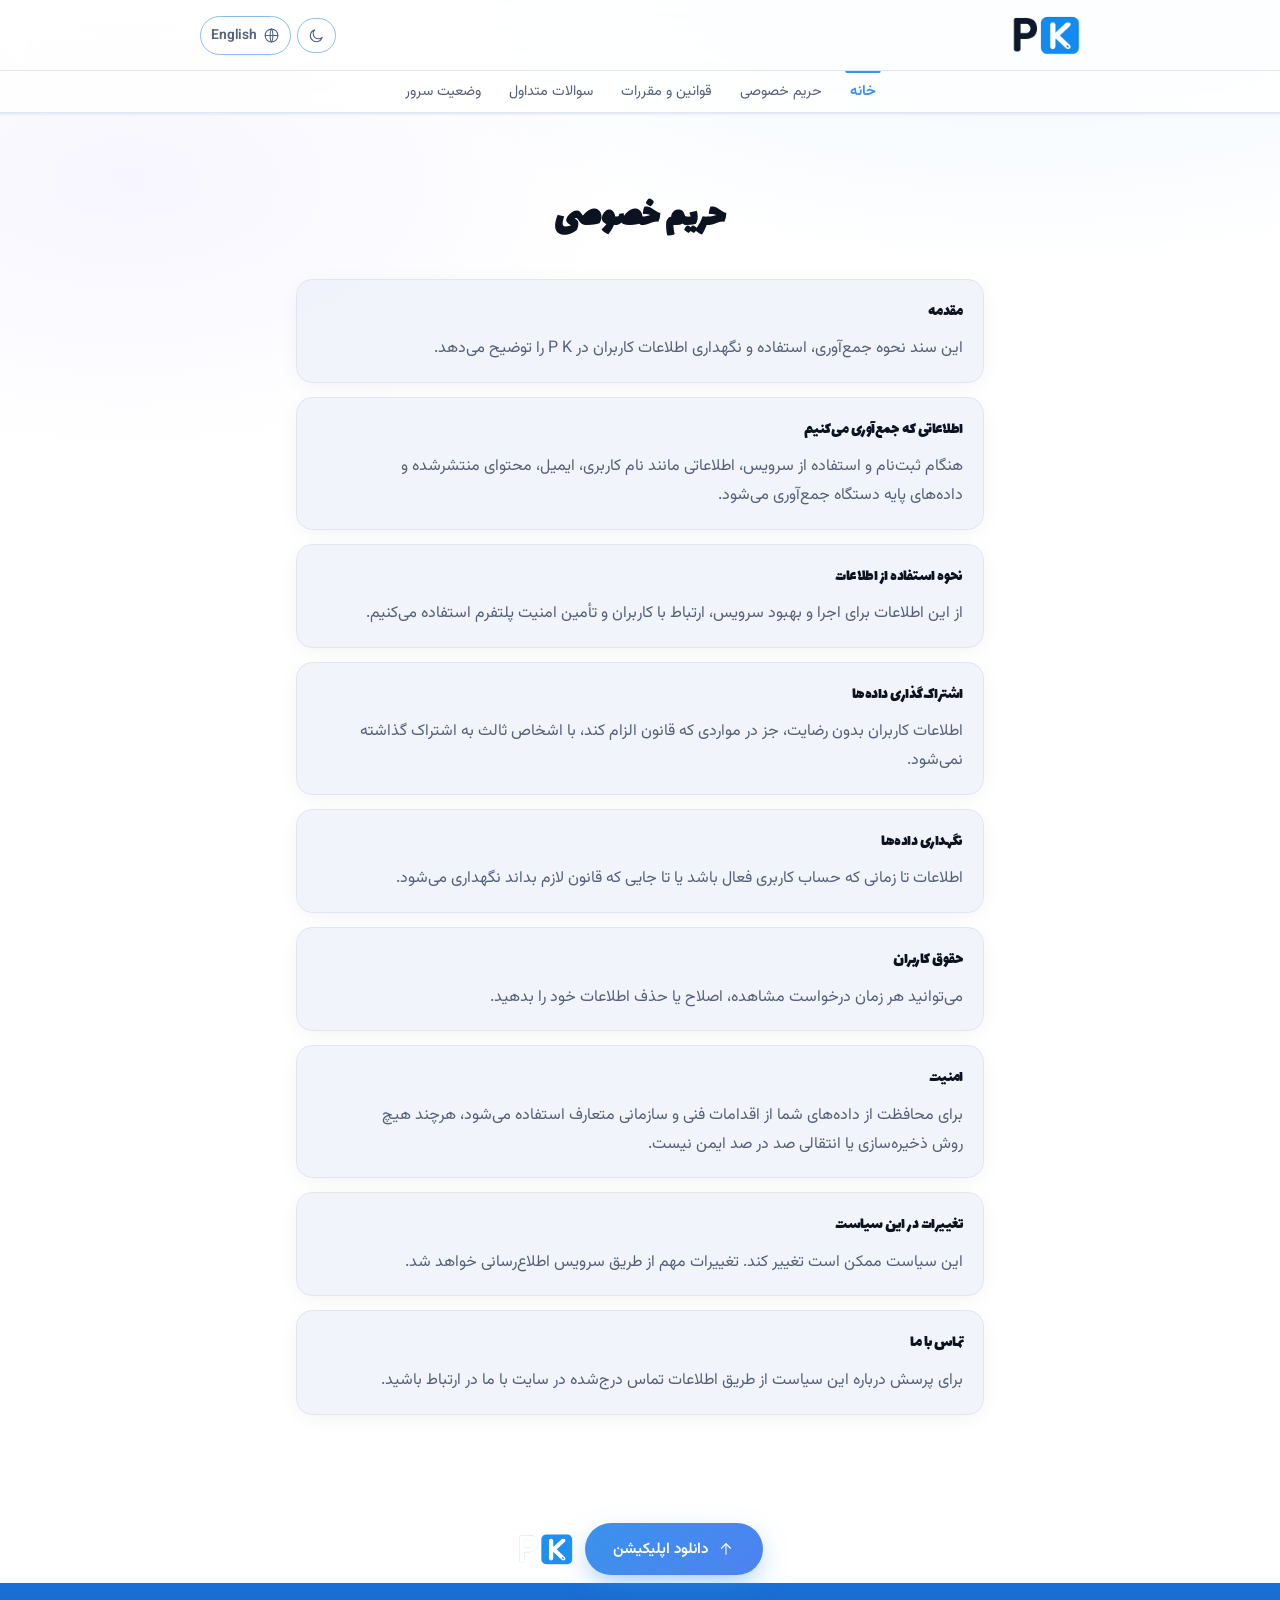
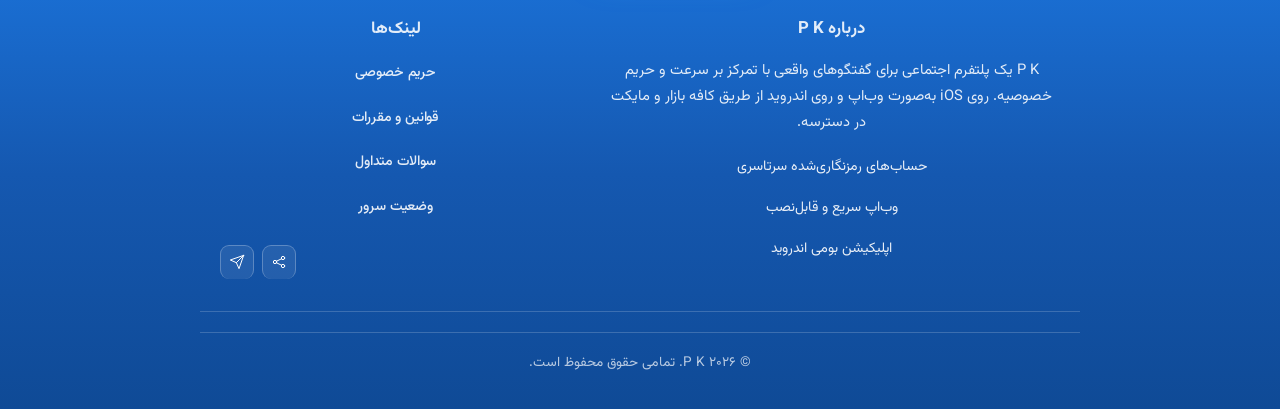
<file: حریم-خصوصی.html>
<!DOCTYPE html>
<html lang="fa" dir="rtl">
<head>
<meta charset="UTF-8">
<meta name="viewport" content="width=device-width, initial-scale=1, viewport-fit=cover">
<title>حریم خصوصی - P K</title>
<meta name="description" content="سیاست حریم خصوصی P K">
<meta name="theme-color" content="#3992eb">
<meta property="og:site_name" content="P K">
<meta property="og:locale" content="fa_IR">
<meta name="twitter:site" content="@pksocialmedia">
<meta property="og:type" content="website">
<meta property="og:title" content="حریم خصوصی - P K">
<meta property="og:description" content="سیاست حریم خصوصی P K">
<meta name="twitter:card" content="summary">
<meta name="twitter:title" content="حریم خصوصی - P K">
<meta name="twitter:description" content="سیاست حریم خصوصی P K">
<link rel="canonical" href="https://p-k.me/privacy.html">
<meta name="keywords" content="دانلود P K, دانلود پی کی, دانلود پیامرسان P K, پی کی, PK, پیامرسان ایرانی, رسانه اجتماعی ایرانی, دانلود از کافه بازار, دانلود از مایکت, نصب P K روی آیفون, وب اپ P K, PWA">
<meta name="robots" content="index, follow">
<meta name="author" content="P K">
<link rel="preload" href="css/style.css" as="style">
<link rel="preload" href="css/fonts/vazirmatn-w400-49c0cc01.woff2" as="font" type="font/woff2" crossorigin>
<link rel="preload" href="css/fonts/vazirmatn-w400-274c0402.woff2" as="font" type="font/woff2" crossorigin>
<link rel="stylesheet" href="css/style.css">
<link rel="icon" type="image/webp" href="[data-uri]">
</head>
<body>

<canvas id="particlesBg"></canvas>
<div id="scrollProgress"></div>

<header>
  <div class="wrap header-top">
    <a href="خانه.html" class="logo-mark" data-route="home" aria-label="P K">
      <img src="assets/logo-pk-dark.png" alt="P K" class="site-logo logo-for-light" width="120" height="74" />
      <img src="assets/logo-pk.png" alt="P K" class="site-logo logo-for-dark" width="120" height="74" />
    </a>
    <div class="header-controls">
      <button class="icon-btn" id="themeToggle" type="button" aria-label="Toggle theme">
        <svg class="icon" id="sunIcon" viewBox="0 0 24 24" fill="none" stroke="currentColor" stroke-width="1.5" stroke-linecap="round" stroke-linejoin="round"><circle cx="12" cy="12" r="4"/><path d="M12 2v2M12 20v2M4 12H2M22 12h-2M5 5l1.5 1.5M17.5 17.5L19 19M19 5l-1.5 1.5M6.5 17.5L5 19"/></svg>
        <svg class="icon hidden" id="moonIcon" viewBox="0 0 24 24" fill="none" stroke="currentColor" stroke-width="1.5" stroke-linecap="round" stroke-linejoin="round"><path d="M20 14.5A8.5 8.5 0 1 1 9.5 4a7 7 0 0 0 10.5 10.5z"/></svg>
      </button>
      <button class="icon-btn" id="langToggle" type="button">
        <svg class="icon" viewBox="0 0 24 24" fill="none" stroke="currentColor" stroke-width="1.5" stroke-linecap="round" stroke-linejoin="round"><circle cx="12" cy="12" r="9"/><path d="M3 12h18"/><path d="M12 3c2.5 2.5 2.5 15.5 0 18"/><path d="M12 3c-2.5 2.5-2.5 15.5 0 18"/></svg>
        <span class="btn-text" id="langToggleLabel">English</span>
      </button>
    </div>
  </div>
  <nav class="tabbar">
    <div class="wrap tabbar-inner">
      <a href="خانه.html" class="tab" data-route="home" data-key="nav_home">Home</a>
      <a href="حریم-خصوصی.html" class="tab" data-route="privacy" data-key="nav_privacy">Privacy</a>
      <a href="قوانین.html" class="tab" data-route="terms" data-key="nav_terms">Terms</a>
      <a href="سوالات-متداول.html" class="tab" data-route="faq" data-key="nav_faq">FAQ</a>
      <a href="وضعیت-سرور.html" class="tab" data-route="status" data-key="nav_status">Status</a>
    </div>
  </nav>
</header>

<main>
<div id="view-privacy" class="view active legal">
    <div class="wrap">
    <h1 data-key="privacy_title">Privacy Policy</h1>
    
    <section><h2 data-key="p_intro_h">Introduction</h2><p data-key="p_intro_p">This document explains how P K collects, uses, and retains user information.</p></section>
    <section><h2 data-key="p_collect_h">Information We Collect</h2><p data-key="p_collect_p">When you sign up and use the service, we collect things like your username, email, posted content, and basic device data.</p></section>
    <section><h2 data-key="p_use_h">How We Use Information</h2><p data-key="p_use_p">We use this information to run and improve the service, talk to users, and keep the platform secure.</p></section>
    <section><h2 data-key="p_sharing_h">Data Sharing</h2><p data-key="p_sharing_p">We don't share user information with third parties without consent, except where the law requires it.</p></section>
    <section><h2 data-key="p_retention_h">Data Retention</h2><p data-key="p_retention_p">We keep information while an account stays active, or as long as the law requires.</p></section>
    <section><h2 data-key="p_rights_h">Your Rights</h2><p data-key="p_rights_p">You can ask to see, correct, or delete your information at any time.</p></section>
    <section><h2 data-key="p_security_h">Security</h2><p data-key="p_security_p">We use reasonable technical and organizational measures to protect your data, though no method of storage or transmission is fully secure.</p></section>
    <section><h2 data-key="p_changes_h">Changes to This Policy</h2><p data-key="p_changes_p">This policy may change over time. We'll announce major changes through the service.</p></section>
    <section><h2 data-key="p_contact_h">Contact</h2><p data-key="p_contact_p">For questions about this policy, use the contact details listed on the site.</p></section>
    </div>
  </div>

  <div id="view-terms" class="view legal">
    <div class="wrap">
    <h1 data-key="terms_title">Terms and Conditions</h1>
    
    <section><h2 data-key="t_accept_h">Acceptance of Terms</h2><p data-key="t_accept_p">By using P K, you agree to these Terms and Conditions.</p></section>
    <section><h2 data-key="t_eligibility_h">Eligibility</h2><p data-key="t_eligibility_p">You must meet the minimum legal age in your country to use the service.</p></section>
    <section><h2 data-key="t_accounts_h">Accounts</h2><p data-key="t_accounts_p">You're responsible for keeping your login details private and for all activity on your account.</p></section>
    <section><h2 data-key="t_use_h">Acceptable Use</h2><p data-key="t_use_p">Don't post illegal or abusive content, or content that breaks someone else's rights.</p></section>
    <section><h2 data-key="t_content_h">Content Ownership</h2><p data-key="t_content_p">You keep ownership of what you post. Posting it gives P K a license to show it on the platform.</p></section>
    <section><h2 data-key="t_termination_h">Termination</h2><p data-key="t_termination_p">P K can limit access or deactivate an account that breaks these terms.</p></section>
    <section><h2 data-key="t_disclaimers_h">Disclaimers</h2><p data-key="t_disclaimers_p">The service is provided as is, with no guarantee it will always run without errors or interruptions.</p></section>
    <section><h2 data-key="t_liability_h">Limitation of Liability</h2><p data-key="t_liability_p">P K isn't liable for indirect damages from using the service.</p></section>
    <section><h2 data-key="t_law_h">Governing Law</h2><p data-key="t_law_p">These terms follow the laws of the Islamic Republic of Iran.</p></section>
    <section><h2 data-key="t_changes_h">Changes to These Terms</h2><p data-key="t_changes_p">These terms may be updated. The new version applies from its publish date.</p></section>
    <section><h2 data-key="t_contact_h">Contact</h2><p data-key="t_contact_p">For questions about these terms, use the contact details listed on the site.</p></section>
    </div>
  </div>

  <div id="view-faq" class="view legal">
    <div class="wrap">
    <h1 data-key="faq_title">Frequently Asked Questions</h1>
    <p class="updated" data-key="faq_sub">Common questions about safety and uptime.</p>
    <section><h2 data-key="faq_q1">Is my data safe on P K?</h2><p data-key="faq_a1">Yes. Accounts are protected with end-to-end encryption and blockchain-based verification.</p></section>
    <section><h2 data-key="faq_q2">What happens if the service goes down?</h2><p data-key="faq_a2">You can check live status anytime from the Status tab at the top of the page.</p></section>
    <section><h2 data-key="faq_q3">Is it safe to download from Cafe Bazaar or Myket?</h2><p data-key="faq_a3">Yes, both are distributed directly through the official Cafe Bazaar and Myket apps.</p></section>
    <section><h2 data-key="faq_q4">Does the PWA update automatically?</h2><p data-key="faq_a4">Yes. The web app loads the latest version every time you open it, no manual update needed.</p></section>
    <section><h2 data-key="faq_q5">How do I report a security issue?</h2><p data-key="faq_a5">Use the contact details listed on the Privacy Policy page to reach the P K team.</p></section>
    </div>
  </div>

  <div id="view-status" class="view legal">
    <div class="wrap">
    <h1 data-key="status_title">Server Status</h1>
    <p class="updated" data-key="status_sub">Live status for P K's core services.</p>
    <div class="status-list">
      <div class="status-row"><span class="status-name"><span class="status-dot ok"></span><span data-key="status_item_web">Website (p-k.me)</span></span><span class="status-right"><span class="status-uptime" data-key="status_uptime">97.9% uptime</span><span class="status-state ok" data-key="status_state">Operational</span></span></div>
      <div class="status-row"><span class="status-name"><span class="status-dot ok"></span><span data-key="status_item_dl">Download servers (Bazaar / Myket)</span></span><span class="status-state ok" data-key="status_state">Operational</span></div>
      <div class="status-row"><span class="status-name"><span class="status-dot ok"></span><span data-key="status_item_app">Web app (PWA)</span></span><span class="status-state ok" data-key="status_state">Operational</span></div>
    </div>
    </div>
  </div>

</main>

<footer>
  <div class="footer-cta wrap">
    <button class="footer-dl-btn" id="footerDownloadBtn" type="button">
      <svg class="icon" viewBox="0 0 24 24" fill="none" stroke="currentColor" stroke-width="1.5" stroke-linecap="round" stroke-linejoin="round"><path d="M12 19V5"/><path d="M6 11l6-6 6 6"/></svg>
      <span data-key="footer_download_cta">Download the app</span>
    </button>
    <a href="خانه.html" class="footer-logo-link" aria-label="P K"><img src="assets/logo-pk.png" alt="P K" class="footer-logo-img" width="100" height="62" /></a>
  </div>
  <div class="footer-panel">
    <div class="wrap footer-panel-grid">
      <div class="footer-about">
        <h3 data-key="footer_about_h">About P K</h3>
        <p data-key="footer_about_p">P K is a social platform built for speed, privacy, and real conversations. Available on iOS as a web app, and on Android through Cafe Bazaar and Myket.</p>
        <ul class="footer-feature-list">
          <li data-key="footer_feat1">End-to-end encrypted accounts</li>
          <li data-key="footer_feat2">Fast, installable web app</li>
          <li data-key="footer_feat3">Native Android apps</li>
        </ul>
      </div>
      <div class="footer-links-col">
        <h3 data-key="footer_links_h">Links</h3>
        <div class="footer-links">
          <a href="حریم-خصوصی.html" data-route="privacy" data-key="nav_privacy">Privacy</a>
          <a href="قوانین.html" data-route="terms" data-key="nav_terms">Terms</a>
          <a href="سوالات-متداول.html" data-route="faq" data-key="nav_faq">FAQ</a>
          <a href="وضعیت-سرور.html" data-route="status" data-key="nav_status">Status</a>
        </div>
        <div class="social-row">
          <a href="https://t.me/pksocialmedia" class="social-icon" aria-label="Telegram" rel="noopener" target="_blank"><svg viewBox="0 0 24 24" fill="none" stroke="currentColor" stroke-width="1.5" stroke-linecap="round" stroke-linejoin="round"><path d="M22 2L11 13"/><path d="M22 2l-7 20-4-9-9-4 20-7z"/></svg></a>
          <a href="https://p-k.me" class="social-icon" aria-label="Website" rel="noopener" target="_blank"><svg viewBox="0 0 24 24" fill="none" stroke="currentColor" stroke-width="1.5" stroke-linecap="round" stroke-linejoin="round"><circle cx="6" cy="12" r="2.5"/><circle cx="18" cy="6" r="2.5"/><circle cx="18" cy="18" r="2.5"/><path d="M8.2 10.8L15.8 7.2M8.2 13.2l7.6 3.6"/></svg></a>
        </div>
      </div>
    </div>
    <div class="wrap footer-bottom">
      <span class="copyright" data-key="footer_copy">© 2026 P K. All rights reserved.</span>
    </div>
  </div>
</footer>

<div class="modal-backdrop" id="iosModal">
  <div class="modal" role="dialog" aria-modal="true" aria-labelledby="iosModalTitle">
    <div class="modal-head">
      <h2 id="iosModalTitle" data-key="modal_title">Install on iOS</h2>
      <button class="modal-close" id="iosModalClose" type="button" aria-label="Close"><svg class="icon" viewBox="0 0 24 24" fill="none" stroke="currentColor" stroke-width="1.5" stroke-linecap="round" stroke-linejoin="round"><path d="M6 6l12 12"/><path d="M18 6l-12 12"/></svg></button>
    </div>
    <ol>
      <li data-key="modal_step1">Open P K in Safari.</li>
      <li data-key="modal_step2">Tap the Share icon in the toolbar.</li>
      <li data-key="modal_step3">Select Add to Home Screen.</li>
      <li data-key="modal_step4">Tap Add to confirm.</li>
    </ol>
    <a class="modal-enter-btn" id="modalEnterSite" href="https://p-k.me" target="_blank" rel="noopener" data-key="modal_enter_site">Go to the site</a>
  </div>
</div>

<script>
/*! QRious v4.0.2 | (C) 2017 Alasdair Mercer | GPL v3 License
Based on jsqrencode | (C) 2010 tz@execpc.com | GPL v3 License
*/
!function(t,e){"object"==typeof exports&&"undefined"!=typeof module?module.exports=e():"function"==typeof define&&define.amd?define(e):t.QRious=e()}(this,function(){"use strict";function t(t,e){var n;return"function"==typeof Object.create?n=Object.create(t):(s.prototype=t,n=new s,s.prototype=null),e&&i(!0,n,e),n}function e(e,n,s,r){var o=this;return"string"!=typeof e&&(r=s,s=n,n=e,e=null),"function"!=typeof n&&(r=s,s=n,n=function(){return o.apply(this,arguments)}),i(!1,n,o,r),n.prototype=t(o.prototype,s),n.prototype.constructor=n,n.class_=e||o.class_,n.super_=o,n}function i(t,e,i){for(var n,s,a=0,h=(i=o.call(arguments,2)).length;a<h;a++){s=i[a];for(n in s)t&&!r.call(s,n)||(e[n]=s[n])}}function n(){}var s=function(){},r=Object.prototype.hasOwnProperty,o=Array.prototype.slice,a=e;n.class_="Nevis",n.super_=Object,n.extend=a;var h=n,f=h.extend(function(t,e,i){this.qrious=t,this.element=e,this.element.qrious=t,this.enabled=Boolean(i)},{draw:function(t){},getElement:function(){return this.enabled||(this.enabled=!0,this.render()),this.element},getModuleSize:function(t){var e=this.qrious,i=e.padding||0,n=Math.floor((e.size-2*i)/t.width);return Math.max(1,n)},getOffset:function(t){var e=this.qrious,i=e.padding;if(null!=i)return i;var n=this.getModuleSize(t),s=Math.floor((e.size-n*t.width)/2);return Math.max(0,s)},render:function(t){this.enabled&&(this.resize(),this.reset(),this.draw(t))},reset:function(){},resize:function(){}}),c=f.extend({draw:function(t){var e,i,n=this.qrious,s=this.getModuleSize(t),r=this.getOffset(t),o=this.element.getContext("2d");for(o.fillStyle=n.foreground,o.globalAlpha=n.foregroundAlpha,e=0;e<t.width;e++)for(i=0;i<t.width;i++)t.buffer[i*t.width+e]&&o.fillRect(s*e+r,s*i+r,s,s)},reset:function(){var t=this.qrious,e=this.element.getContext("2d"),i=t.size;e.lineWidth=1,e.clearRect(0,0,i,i),e.fillStyle=t.background,e.globalAlpha=t.backgroundAlpha,e.fillRect(0,0,i,i)},resize:function(){var t=this.element;t.width=t.height=this.qrious.size}}),u=h.extend(null,{BLOCK:[0,11,15,19,23,27,31,16,18,20,22,24,26,28,20,22,24,24,26,28,28,22,24,24,26,26,28,28,24,24,26,26,26,28,28,24,26,26,26,28,28]}),l=h.extend(null,{BLOCKS:[1,0,19,7,1,0,16,10,1,0,13,13,1,0,9,17,1,0,34,10,1,0,28,16,1,0,22,22,1,0,16,28,1,0,55,15,1,0,44,26,2,0,17,18,2,0,13,22,1,0,80,20,2,0,32,18,2,0,24,26,4,0,9,16,1,0,108,26,2,0,43,24,2,2,15,18,2,2,11,22,2,0,68,18,4,0,27,16,4,0,19,24,4,0,15,28,2,0,78,20,4,0,31,18,2,4,14,18,4,1,13,26,2,0,97,24,2,2,38,22,4,2,18,22,4,2,14,26,2,0,116,30,3,2,36,22,4,4,16,20,4,4,12,24,2,2,68,18,4,1,43,26,6,2,19,24,6,2,15,28,4,0,81,20,1,4,50,30,4,4,22,28,3,8,12,24,2,2,92,24,6,2,36,22,4,6,20,26,7,4,14,28,4,0,107,26,8,1,37,22,8,4,20,24,12,4,11,22,3,1,115,30,4,5,40,24,11,5,16,20,11,5,12,24,5,1,87,22,5,5,41,24,5,7,24,30,11,7,12,24,5,1,98,24,7,3,45,28,15,2,19,24,3,13,15,30,1,5,107,28,10,1,46,28,1,15,22,28,2,17,14,28,5,1,120,30,9,4,43,26,17,1,22,28,2,19,14,28,3,4,113,28,3,11,44,26,17,4,21,26,9,16,13,26,3,5,107,28,3,13,41,26,15,5,24,30,15,10,15,28,4,4,116,28,17,0,42,26,17,6,22,28,19,6,16,30,2,7,111,28,17,0,46,28,7,16,24,30,34,0,13,24,4,5,121,30,4,14,47,28,11,14,24,30,16,14,15,30,6,4,117,30,6,14,45,28,11,16,24,30,30,2,16,30,8,4,106,26,8,13,47,28,7,22,24,30,22,13,15,30,10,2,114,28,19,4,46,28,28,6,22,28,33,4,16,30,8,4,122,30,22,3,45,28,8,26,23,30,12,28,15,30,3,10,117,30,3,23,45,28,4,31,24,30,11,31,15,30,7,7,116,30,21,7,45,28,1,37,23,30,19,26,15,30,5,10,115,30,19,10,47,28,15,25,24,30,23,25,15,30,13,3,115,30,2,29,46,28,42,1,24,30,23,28,15,30,17,0,115,30,10,23,46,28,10,35,24,30,19,35,15,30,17,1,115,30,14,21,46,28,29,19,24,30,11,46,15,30,13,6,115,30,14,23,46,28,44,7,24,30,59,1,16,30,12,7,121,30,12,26,47,28,39,14,24,30,22,41,15,30,6,14,121,30,6,34,47,28,46,10,24,30,2,64,15,30,17,4,122,30,29,14,46,28,49,10,24,30,24,46,15,30,4,18,122,30,13,32,46,28,48,14,24,30,42,32,15,30,20,4,117,30,40,7,47,28,43,22,24,30,10,67,15,30,19,6,118,30,18,31,47,28,34,34,24,30,20,61,15,30],FINAL_FORMAT:[30660,29427,32170,30877,26159,25368,27713,26998,21522,20773,24188,23371,17913,16590,20375,19104,13663,12392,16177,14854,9396,8579,11994,11245,5769,5054,7399,6608,1890,597,3340,2107],LEVELS:{L:1,M:2,Q:3,H:4}}),_=h.extend(null,{EXPONENT:[1,2,4,8,16,32,64,128,29,58,116,232,205,135,19,38,76,152,45,90,180,117,234,201,143,3,6,12,24,48,96,192,157,39,78,156,37,74,148,53,106,212,181,119,238,193,159,35,70,140,5,10,20,40,80,160,93,186,105,210,185,111,222,161,95,190,97,194,153,47,94,188,101,202,137,15,30,60,120,240,253,231,211,187,107,214,177,127,254,225,223,163,91,182,113,226,217,175,67,134,17,34,68,136,13,26,52,104,208,189,103,206,129,31,62,124,248,237,199,147,59,118,236,197,151,51,102,204,133,23,46,92,184,109,218,169,79,158,33,66,132,21,42,84,168,77,154,41,82,164,85,170,73,146,57,114,228,213,183,115,230,209,191,99,198,145,63,126,252,229,215,179,123,246,241,255,227,219,171,75,150,49,98,196,149,55,110,220,165,87,174,65,130,25,50,100,200,141,7,14,28,56,112,224,221,167,83,166,81,162,89,178,121,242,249,239,195,155,43,86,172,69,138,9,18,36,72,144,61,122,244,245,247,243,251,235,203,139,11,22,44,88,176,125,250,233,207,131,27,54,108,216,173,71,142,0],LOG:[255,0,1,25,2,50,26,198,3,223,51,238,27,104,199,75,4,100,224,14,52,141,239,129,28,193,105,248,200,8,76,113,5,138,101,47,225,36,15,33,53,147,142,218,240,18,130,69,29,181,194,125,106,39,249,185,201,154,9,120,77,228,114,166,6,191,139,98,102,221,48,253,226,152,37,179,16,145,34,136,54,208,148,206,143,150,219,189,241,210,19,92,131,56,70,64,30,66,182,163,195,72,126,110,107,58,40,84,250,133,186,61,202,94,155,159,10,21,121,43,78,212,229,172,115,243,167,87,7,112,192,247,140,128,99,13,103,74,222,237,49,197,254,24,227,165,153,119,38,184,180,124,17,68,146,217,35,32,137,46,55,63,209,91,149,188,207,205,144,135,151,178,220,252,190,97,242,86,211,171,20,42,93,158,132,60,57,83,71,109,65,162,31,45,67,216,183,123,164,118,196,23,73,236,127,12,111,246,108,161,59,82,41,157,85,170,251,96,134,177,187,204,62,90,203,89,95,176,156,169,160,81,11,245,22,235,122,117,44,215,79,174,213,233,230,231,173,232,116,214,244,234,168,80,88,175]}),d=h.extend(null,{BLOCK:[3220,1468,2713,1235,3062,1890,2119,1549,2344,2936,1117,2583,1330,2470,1667,2249,2028,3780,481,4011,142,3098,831,3445,592,2517,1776,2234,1951,2827,1070,2660,1345,3177]}),v=h.extend(function(t){var e,i,n,s,r,o=t.value.length;for(this._badness=[],this._level=l.LEVELS[t.level],this._polynomial=[],this._value=t.value,this._version=0,this._stringBuffer=[];this._version<40&&(this._version++,n=4*(this._level-1)+16*(this._version-1),s=l.BLOCKS[n++],r=l.BLOCKS[n++],e=l.BLOCKS[n++],i=l.BLOCKS[n],n=e*(s+r)+r-3+(this._version<=9),!(o<=n)););this._dataBlock=e,this._eccBlock=i,this._neccBlock1=s,this._neccBlock2=r;var a=this.width=17+4*this._version;this.buffer=v._createArray(a*a),this._ecc=v._createArray(e+(e+i)*(s+r)+r),this._mask=v._createArray((a*(a+1)+1)/2),this._insertFinders(),this._insertAlignments(),this.buffer[8+a*(a-8)]=1,this._insertTimingGap(),this._reverseMask(),this._insertTimingRowAndColumn(),this._insertVersion(),this._syncMask(),this._convertBitStream(o),this._calculatePolynomial(),this._appendEccToData(),this._interleaveBlocks(),this._pack(),this._finish()},{_addAlignment:function(t,e){var i,n=this.buffer,s=this.width;for(n[t+s*e]=1,i=-2;i<2;i++)n[t+i+s*(e-2)]=1,n[t-2+s*(e+i+1)]=1,n[t+2+s*(e+i)]=1,n[t+i+1+s*(e+2)]=1;for(i=0;i<2;i++)this._setMask(t-1,e+i),this._setMask(t+1,e-i),this._setMask(t-i,e-1),this._setMask(t+i,e+1)},_appendData:function(t,e,i,n){var s,r,o,a=this._polynomial,h=this._stringBuffer;for(r=0;r<n;r++)h[i+r]=0;for(r=0;r<e;r++){if(255!==(s=_.LOG[h[t+r]^h[i]]))for(o=1;o<n;o++)h[i+o-1]=h[i+o]^_.EXPONENT[v._modN(s+a[n-o])];else for(o=i;o<i+n;o++)h[o]=h[o+1];h[i+n-1]=255===s?0:_.EXPONENT[v._modN(s+a[0])]}},_appendEccToData:function(){var t,e=0,i=this._dataBlock,n=this._calculateMaxLength(),s=this._eccBlock;for(t=0;t<this._neccBlock1;t++)this._appendData(e,i,n,s),e+=i,n+=s;for(t=0;t<this._neccBlock2;t++)this._appendData(e,i+1,n,s),e+=i+1,n+=s},_applyMask:function(t){var e,i,n,s,r=this.buffer,o=this.width;switch(t){case 0:for(s=0;s<o;s++)for(n=0;n<o;n++)n+s&1||this._isMasked(n,s)||(r[n+s*o]^=1);break;case 1:for(s=0;s<o;s++)for(n=0;n<o;n++)1&s||this._isMasked(n,s)||(r[n+s*o]^=1);break;case 2:for(s=0;s<o;s++)for(e=0,n=0;n<o;n++,e++)3===e&&(e=0),e||this._isMasked(n,s)||(r[n+s*o]^=1);break;case 3:for(i=0,s=0;s<o;s++,i++)for(3===i&&(i=0),e=i,n=0;n<o;n++,e++)3===e&&(e=0),e||this._isMasked(n,s)||(r[n+s*o]^=1);break;case 4:for(s=0;s<o;s++)for(e=0,i=s>>1&1,n=0;n<o;n++,e++)3===e&&(e=0,i=!i),i||this._isMasked(n,s)||(r[n+s*o]^=1);break;case 5:for(i=0,s=0;s<o;s++,i++)for(3===i&&(i=0),e=0,n=0;n<o;n++,e++)3===e&&(e=0),(n&s&1)+!(!e|!i)||this._isMasked(n,s)||(r[n+s*o]^=1);break;case 6:for(i=0,s=0;s<o;s++,i++)for(3===i&&(i=0),e=0,n=0;n<o;n++,e++)3===e&&(e=0),(n&s&1)+(e&&e===i)&1||this._isMasked(n,s)||(r[n+s*o]^=1);break;case 7:for(i=0,s=0;s<o;s++,i++)for(3===i&&(i=0),e=0,n=0;n<o;n++,e++)3===e&&(e=0),(e&&e===i)+(n+s&1)&1||this._isMasked(n,s)||(r[n+s*o]^=1)}},_calculateMaxLength:function(){return this._dataBlock*(this._neccBlock1+this._neccBlock2)+this._neccBlock2},_calculatePolynomial:function(){var t,e,i=this._eccBlock,n=this._polynomial;for(n[0]=1,t=0;t<i;t++){for(n[t+1]=1,e=t;e>0;e--)n[e]=n[e]?n[e-1]^_.EXPONENT[v._modN(_.LOG[n[e]]+t)]:n[e-1];n[0]=_.EXPONENT[v._modN(_.LOG[n[0]]+t)]}for(t=0;t<=i;t++)n[t]=_.LOG[n[t]]},_checkBadness:function(){var t,e,i,n,s,r=0,o=this._badness,a=this.buffer,h=this.width;for(s=0;s<h-1;s++)for(n=0;n<h-1;n++)(a[n+h*s]&&a[n+1+h*s]&&a[n+h*(s+1)]&&a[n+1+h*(s+1)]||!(a[n+h*s]||a[n+1+h*s]||a[n+h*(s+1)]||a[n+1+h*(s+1)]))&&(r+=v.N2);var f=0;for(s=0;s<h;s++){for(i=0,o[0]=0,t=0,n=0;n<h;n++)t===(e=a[n+h*s])?o[i]++:o[++i]=1,f+=(t=e)?1:-1;r+=this._getBadness(i)}f<0&&(f=-f);var c=0,u=f;for(u+=u<<2,u<<=1;u>h*h;)u-=h*h,c++;for(r+=c*v.N4,n=0;n<h;n++){for(i=0,o[0]=0,t=0,s=0;s<h;s++)t===(e=a[n+h*s])?o[i]++:o[++i]=1,t=e;r+=this._getBadness(i)}return r},_convertBitStream:function(t){var e,i,n=this._ecc,s=this._version;for(i=0;i<t;i++)n[i]=this._value.charCodeAt(i);var r=this._stringBuffer=n.slice(),o=this._calculateMaxLength();t>=o-2&&(t=o-2,s>9&&t--);var a=t;if(s>9){for(r[a+2]=0,r[a+3]=0;a--;)e=r[a],r[a+3]|=255&e<<4,r[a+2]=e>>4;r[2]|=255&t<<4,r[1]=t>>4,r[0]=64|t>>12}else{for(r[a+1]=0,r[a+2]=0;a--;)e=r[a],r[a+2]|=255&e<<4,r[a+1]=e>>4;r[1]|=255&t<<4,r[0]=64|t>>4}for(a=t+3-(s<10);a<o;)r[a++]=236,r[a++]=17},_getBadness:function(t){var e,i=0,n=this._badness;for(e=0;e<=t;e++)n[e]>=5&&(i+=v.N1+n[e]-5);for(e=3;e<t-1;e+=2)n[e-2]===n[e+2]&&n[e+2]===n[e-1]&&n[e-1]===n[e+1]&&3*n[e-1]===n[e]&&(0===n[e-3]||e+3>t||3*n[e-3]>=4*n[e]||3*n[e+3]>=4*n[e])&&(i+=v.N3);return i},_finish:function(){this._stringBuffer=this.buffer.slice();var t,e,i=0,n=3e4;for(e=0;e<8&&(this._applyMask(e),(t=this._checkBadness())<n&&(n=t,i=e),7!==i);e++)this.buffer=this._stringBuffer.slice();i!==e&&this._applyMask(i),n=l.FINAL_FORMAT[i+(this._level-1<<3)];var s=this.buffer,r=this.width;for(e=0;e<8;e++,n>>=1)1&n&&(s[r-1-e+8*r]=1,e<6?s[8+r*e]=1:s[8+r*(e+1)]=1);for(e=0;e<7;e++,n>>=1)1&n&&(s[8+r*(r-7+e)]=1,e?s[6-e+8*r]=1:s[7+8*r]=1)},_interleaveBlocks:function(){var t,e,i=this._dataBlock,n=this._ecc,s=this._eccBlock,r=0,o=this._calculateMaxLength(),a=this._neccBlock1,h=this._neccBlock2,f=this._stringBuffer;for(t=0;t<i;t++){for(e=0;e<a;e++)n[r++]=f[t+e*i];for(e=0;e<h;e++)n[r++]=f[a*i+t+e*(i+1)]}for(e=0;e<h;e++)n[r++]=f[a*i+t+e*(i+1)];for(t=0;t<s;t++)for(e=0;e<a+h;e++)n[r++]=f[o+t+e*s];this._stringBuffer=n},_insertAlignments:function(){var t,e,i,n=this._version,s=this.width;if(n>1)for(t=u.BLOCK[n],i=s-7;;){for(e=s-7;e>t-3&&(this._addAlignment(e,i),!(e<t));)e-=t;if(i<=t+9)break;i-=t,this._addAlignment(6,i),this._addAlignment(i,6)}},_insertFinders:function(){var t,e,i,n,s=this.buffer,r=this.width;for(t=0;t<3;t++){for(e=0,n=0,1===t&&(e=r-7),2===t&&(n=r-7),s[n+3+r*(e+3)]=1,i=0;i<6;i++)s[n+i+r*e]=1,s[n+r*(e+i+1)]=1,s[n+6+r*(e+i)]=1,s[n+i+1+r*(e+6)]=1;for(i=1;i<5;i++)this._setMask(n+i,e+1),this._setMask(n+1,e+i+1),this._setMask(n+5,e+i),this._setMask(n+i+1,e+5);for(i=2;i<4;i++)s[n+i+r*(e+2)]=1,s[n+2+r*(e+i+1)]=1,s[n+4+r*(e+i)]=1,s[n+i+1+r*(e+4)]=1}},_insertTimingGap:function(){var t,e,i=this.width;for(e=0;e<7;e++)this._setMask(7,e),this._setMask(i-8,e),this._setMask(7,e+i-7);for(t=0;t<8;t++)this._setMask(t,7),this._setMask(t+i-8,7),this._setMask(t,i-8)},_insertTimingRowAndColumn:function(){var t,e=this.buffer,i=this.width;for(t=0;t<i-14;t++)1&t?(this._setMask(8+t,6),this._setMask(6,8+t)):(e[8+t+6*i]=1,e[6+i*(8+t)]=1)},_insertVersion:function(){var t,e,i,n,s=this.buffer,r=this._version,o=this.width;if(r>6)for(t=d.BLOCK[r-7],e=17,i=0;i<6;i++)for(n=0;n<3;n++,e--)1&(e>11?r>>e-12:t>>e)?(s[5-i+o*(2-n+o-11)]=1,s[2-n+o-11+o*(5-i)]=1):(this._setMask(5-i,2-n+o-11),this._setMask(2-n+o-11,5-i))},_isMasked:function(t,e){var i=v._getMaskBit(t,e);return 1===this._mask[i]},_pack:function(){var t,e,i,n=1,s=1,r=this.width,o=r-1,a=r-1,h=(this._dataBlock+this._eccBlock)*(this._neccBlock1+this._neccBlock2)+this._neccBlock2;for(e=0;e<h;e++)for(t=this._stringBuffer[e],i=0;i<8;i++,t<<=1){128&t&&(this.buffer[o+r*a]=1);do{s?o--:(o++,n?0!==a?a--:(n=!n,6===(o-=2)&&(o--,a=9)):a!==r-1?a++:(n=!n,6===(o-=2)&&(o--,a-=8))),s=!s}while(this._isMasked(o,a))}},_reverseMask:function(){var t,e,i=this.width;for(t=0;t<9;t++)this._setMask(t,8);for(t=0;t<8;t++)this._setMask(t+i-8,8),this._setMask(8,t);for(e=0;e<7;e++)this._setMask(8,e+i-7)},_setMask:function(t,e){var i=v._getMaskBit(t,e);this._mask[i]=1},_syncMask:function(){var t,e,i=this.width;for(e=0;e<i;e++)for(t=0;t<=e;t++)this.buffer[t+i*e]&&this._setMask(t,e)}},{_createArray:function(t){var e,i=[];for(e=0;e<t;e++)i[e]=0;return i},_getMaskBit:function(t,e){var i;return t>e&&(i=t,t=e,e=i),i=e,i+=e*e,i>>=1,i+=t},_modN:function(t){for(;t>=255;)t=((t-=255)>>8)+(255&t);return t},N1:3,N2:3,N3:40,N4:10}),p=v,m=f.extend({draw:function(){this.element.src=this.qrious.toDataURL()},reset:function(){this.element.src=""},resize:function(){var t=this.element;t.width=t.height=this.qrious.size}}),g=h.extend(function(t,e,i,n){this.name=t,this.modifiable=Boolean(e),this.defaultValue=i,this._valueTransformer=n},{transform:function(t){var e=this._valueTransformer;return"function"==typeof e?e(t,this):t}}),k=h.extend(null,{abs:function(t){return null!=t?Math.abs(t):null},hasOwn:function(t,e){return Object.prototype.hasOwnProperty.call(t,e)},noop:function(){},toUpperCase:function(t){return null!=t?t.toUpperCase():null}}),w=h.extend(function(t){this.options={},t.forEach(function(t){this.options[t.name]=t},this)},{exists:function(t){return null!=this.options[t]},get:function(t,e){return w._get(this.options[t],e)},getAll:function(t){var e,i=this.options,n={};for(e in i)k.hasOwn(i,e)&&(n[e]=w._get(i[e],t));return n},init:function(t,e,i){"function"!=typeof i&&(i=k.noop);var n,s;for(n in this.options)k.hasOwn(this.options,n)&&(s=this.options[n],w._set(s,s.defaultValue,e),w._createAccessor(s,e,i));this._setAll(t,e,!0)},set:function(t,e,i){return this._set(t,e,i)},setAll:function(t,e){return this._setAll(t,e)},_set:function(t,e,i,n){var s=this.options[t];if(!s)throw new Error("Invalid option: "+t);if(!s.modifiable&&!n)throw new Error("Option cannot be modified: "+t);return w._set(s,e,i)},_setAll:function(t,e,i){if(!t)return!1;var n,s=!1;for(n in t)k.hasOwn(t,n)&&this._set(n,t[n],e,i)&&(s=!0);return s}},{_createAccessor:function(t,e,i){var n={get:function(){return w._get(t,e)}};t.modifiable&&(n.set=function(n){w._set(t,n,e)&&i(n,t)}),Object.defineProperty(e,t.name,n)},_get:function(t,e){return e["_"+t.name]},_set:function(t,e,i){var n="_"+t.name,s=i[n],r=t.transform(null!=e?e:t.defaultValue);return i[n]=r,r!==s}}),M=w,b=h.extend(function(){this._services={}},{getService:function(t){var e=this._services[t];if(!e)throw new Error("Service is not being managed with name: "+t);return e},setService:function(t,e){if(this._services[t])throw new Error("Service is already managed with name: "+t);e&&(this._services[t]=e)}}),B=new M([new g("background",!0,"white"),new g("backgroundAlpha",!0,1,k.abs),new g("element"),new g("foreground",!0,"black"),new g("foregroundAlpha",!0,1,k.abs),new g("level",!0,"L",k.toUpperCase),new g("mime",!0,"image/png"),new g("padding",!0,null,k.abs),new g("size",!0,100,k.abs),new g("value",!0,"")]),y=new b,O=h.extend(function(t){B.init(t,this,this.update.bind(this));var e=B.get("element",this),i=y.getService("element"),n=e&&i.isCanvas(e)?e:i.createCanvas(),s=e&&i.isImage(e)?e:i.createImage();this._canvasRenderer=new c(this,n,!0),this._imageRenderer=new m(this,s,s===e),this.update()},{get:function(){return B.getAll(this)},set:function(t){B.setAll(t,this)&&this.update()},toDataURL:function(t){return this.canvas.toDataURL(t||this.mime)},update:function(){var t=new p({level:this.level,value:this.value});this._canvasRenderer.render(t),this._imageRenderer.render(t)}},{use:function(t){y.setService(t.getName(),t)}});Object.defineProperties(O.prototype,{canvas:{get:function(){return this._canvasRenderer.getElement()}},image:{get:function(){return this._imageRenderer.getElement()}}});var A=O,L=h.extend({getName:function(){}}).extend({createCanvas:function(){},createImage:function(){},getName:function(){return"element"},isCanvas:function(t){},isImage:function(t){}}).extend({createCanvas:function(){return document.createElement("canvas")},createImage:function(){return document.createElement("img")},isCanvas:function(t){return t instanceof HTMLCanvasElement},isImage:function(t){return t instanceof HTMLImageElement}});return A.use(new L),A});

//# sourceMappingURL=qrious.min.js.map
</script>


</body>
</html>
</main>



<div class="modal-backdrop" id="iosModal">
  <div class="modal" role="dialog" aria-modal="true" aria-labelledby="iosModalTitle">
    <div class="modal-head">
      <h2 id="iosModalTitle" data-key="modal_title">Install on iOS</h2>
      <button class="modal-close" id="iosModalClose" type="button" aria-label="Close"><svg class="icon" viewBox="0 0 24 24" fill="none" stroke="currentColor" stroke-width="1.5" stroke-linecap="round" stroke-linejoin="round"><path d="M6 6l12 12"/><path d="M18 6l-12 12"/></svg></button>
    </div>
    <ol>
      <li data-key="modal_step1">Open P K in Safari.</li>
      <li data-key="modal_step2">Tap the Share icon in the toolbar.</li>
      <li data-key="modal_step3">Select Add to Home Screen.</li>
      <li data-key="modal_step4">Tap Add to confirm.</li>
    </ol>
    <a class="modal-enter-btn" id="modalEnterSite" href="https://p-k.me" target="_blank" rel="noopener" data-key="modal_enter_site">Go to the site</a>
  </div>

<script src="js/qrious.min.js"></script>
<script src="js/app.js"></script>

</body>
</html>
</file>
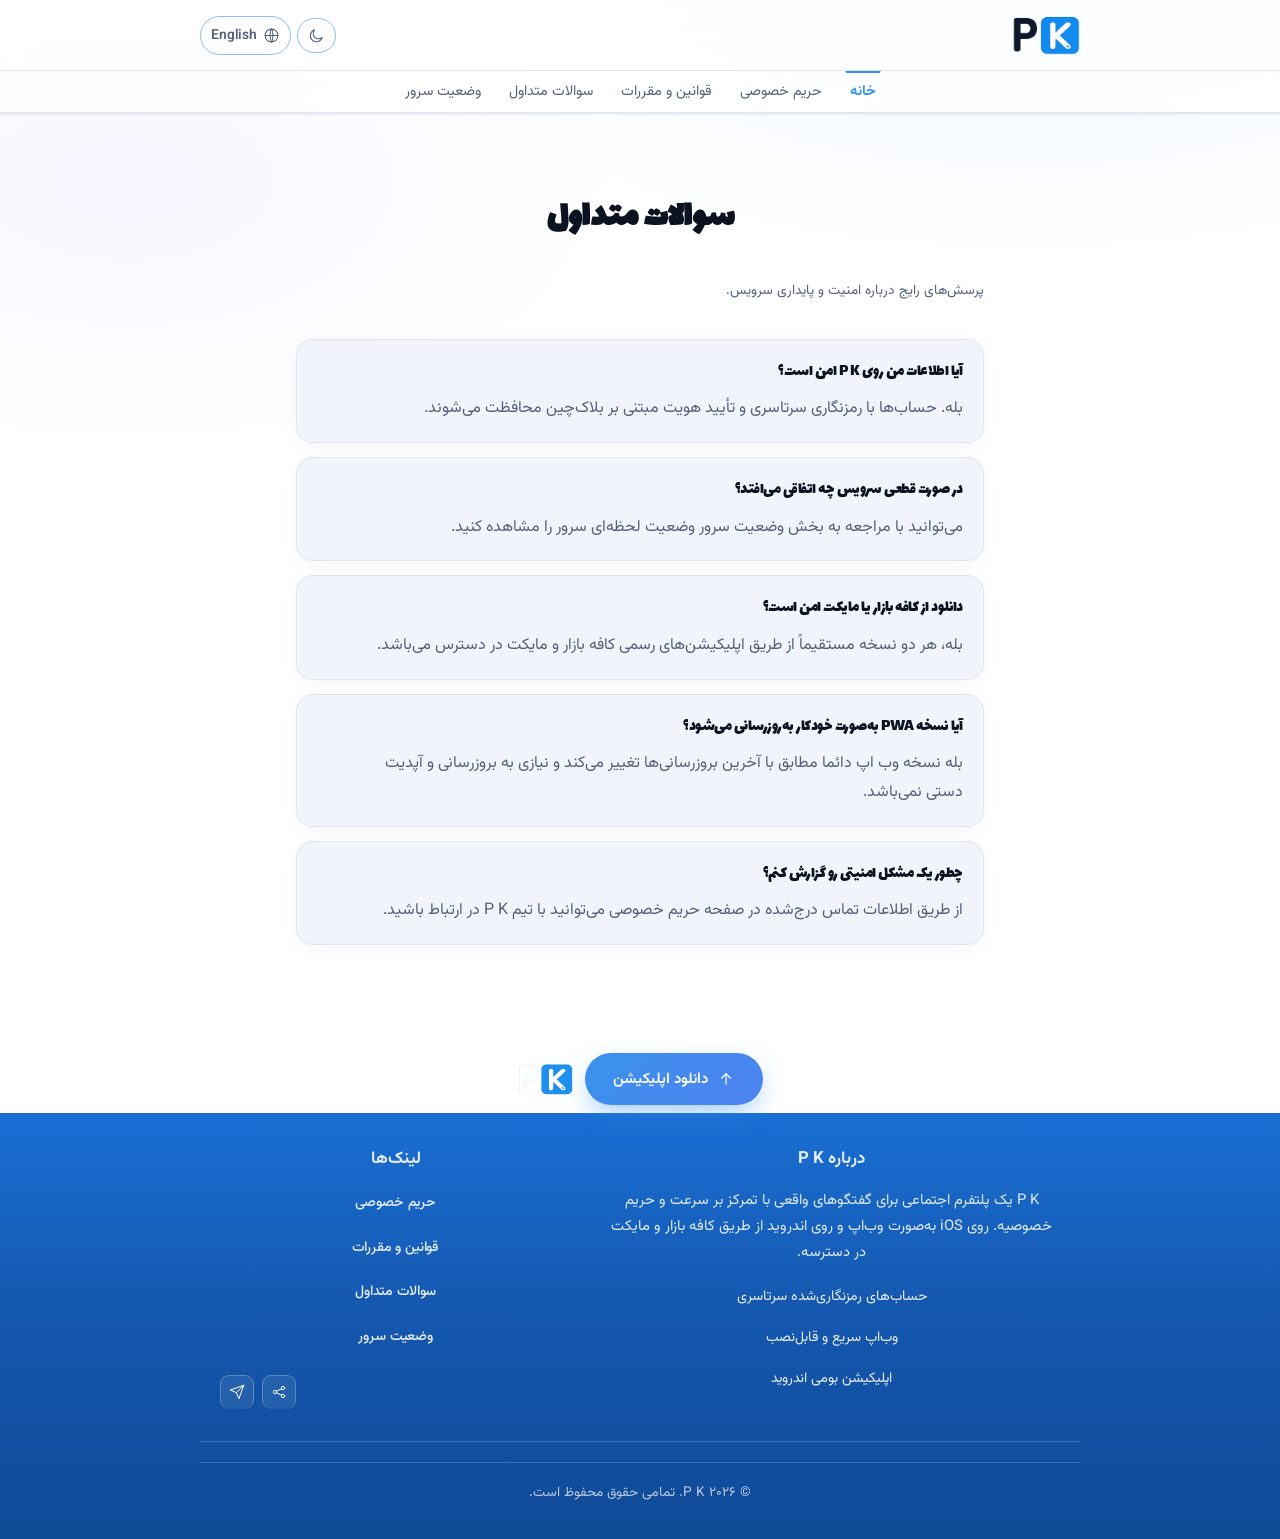
<file: سوالات-متداول.html>
<!DOCTYPE html>
<html lang="fa" dir="rtl">
<head>
<meta charset="UTF-8">
<meta name="viewport" content="width=device-width, initial-scale=1, viewport-fit=cover">
<title>سوالات متداول - P K</title>
<meta name="description" content="سوالات متداول درباره P K">
<meta name="theme-color" content="#3992eb">
<meta property="og:site_name" content="P K">
<meta property="og:locale" content="fa_IR">
<meta name="twitter:site" content="@pksocialmedia">
<meta property="og:type" content="website">
<meta property="og:title" content="سوالات متداول - P K">
<meta property="og:description" content="سوالات متداول درباره P K">
<meta name="twitter:card" content="summary">
<meta name="twitter:title" content="سوالات متداول - P K">
<meta name="twitter:description" content="سوالات متداول درباره P K">
<link rel="canonical" href="https://p-k.me/faq.html">
<meta name="keywords" content="دانلود P K, دانلود پی کی, دانلود پیامرسان P K, پی کی, PK, پیامرسان ایرانی, رسانه اجتماعی ایرانی, دانلود از کافه بازار, دانلود از مایکت, نصب P K روی آیفون, وب اپ P K, PWA">
<meta name="robots" content="index, follow">
<meta name="author" content="P K">
<link rel="preload" href="css/style.css" as="style">
<link rel="preload" href="css/fonts/vazirmatn-w400-49c0cc01.woff2" as="font" type="font/woff2" crossorigin>
<link rel="preload" href="css/fonts/vazirmatn-w400-274c0402.woff2" as="font" type="font/woff2" crossorigin>
<link rel="stylesheet" href="css/style.css">
<link rel="icon" type="image/webp" href="[data-uri]">
</head>
<body>

<canvas id="particlesBg"></canvas>
<div id="scrollProgress"></div>

<header>
  <div class="wrap header-top">
    <a href="خانه.html" class="logo-mark" data-route="home" aria-label="P K">
      <img src="assets/logo-pk-dark.png" alt="P K" class="site-logo logo-for-light" width="120" height="74" />
      <img src="assets/logo-pk.png" alt="P K" class="site-logo logo-for-dark" width="120" height="74" />
    </a>
    <div class="header-controls">
      <button class="icon-btn" id="themeToggle" type="button" aria-label="Toggle theme">
        <svg class="icon" id="sunIcon" viewBox="0 0 24 24" fill="none" stroke="currentColor" stroke-width="1.5" stroke-linecap="round" stroke-linejoin="round"><circle cx="12" cy="12" r="4"/><path d="M12 2v2M12 20v2M4 12H2M22 12h-2M5 5l1.5 1.5M17.5 17.5L19 19M19 5l-1.5 1.5M6.5 17.5L5 19"/></svg>
        <svg class="icon hidden" id="moonIcon" viewBox="0 0 24 24" fill="none" stroke="currentColor" stroke-width="1.5" stroke-linecap="round" stroke-linejoin="round"><path d="M20 14.5A8.5 8.5 0 1 1 9.5 4a7 7 0 0 0 10.5 10.5z"/></svg>
      </button>
      <button class="icon-btn" id="langToggle" type="button">
        <svg class="icon" viewBox="0 0 24 24" fill="none" stroke="currentColor" stroke-width="1.5" stroke-linecap="round" stroke-linejoin="round"><circle cx="12" cy="12" r="9"/><path d="M3 12h18"/><path d="M12 3c2.5 2.5 2.5 15.5 0 18"/><path d="M12 3c-2.5 2.5-2.5 15.5 0 18"/></svg>
        <span class="btn-text" id="langToggleLabel">English</span>
      </button>
    </div>
  </div>
  <nav class="tabbar">
    <div class="wrap tabbar-inner">
      <a href="خانه.html" class="tab" data-route="home" data-key="nav_home">Home</a>
      <a href="حریم-خصوصی.html" class="tab" data-route="privacy" data-key="nav_privacy">Privacy</a>
      <a href="قوانین.html" class="tab" data-route="terms" data-key="nav_terms">Terms</a>
      <a href="سوالات-متداول.html" class="tab" data-route="faq" data-key="nav_faq">FAQ</a>
      <a href="وضعیت-سرور.html" class="tab" data-route="status" data-key="nav_status">Status</a>
    </div>
  </nav>
</header>

<main>
<div id="view-faq" class="view active legal">
    <div class="wrap">
    <h1 data-key="faq_title">Frequently Asked Questions</h1>
    <p class="updated" data-key="faq_sub">Common questions about safety and uptime.</p>
    <section><h2 data-key="faq_q1">Is my data safe on P K?</h2><p data-key="faq_a1">Yes. Accounts are protected with end-to-end encryption and blockchain-based verification.</p></section>
    <section><h2 data-key="faq_q2">What happens if the service goes down?</h2><p data-key="faq_a2">You can check live status anytime from the Status tab at the top of the page.</p></section>
    <section><h2 data-key="faq_q3">Is it safe to download from Cafe Bazaar or Myket?</h2><p data-key="faq_a3">Yes, both are distributed directly through the official Cafe Bazaar and Myket apps.</p></section>
    <section><h2 data-key="faq_q4">Does the PWA update automatically?</h2><p data-key="faq_a4">Yes. The web app loads the latest version every time you open it, no manual update needed.</p></section>
    <section><h2 data-key="faq_q5">How do I report a security issue?</h2><p data-key="faq_a5">Use the contact details listed on the Privacy Policy page to reach the P K team.</p></section>
    </div>
  </div>

  <div id="view-status" class="view legal">
    <div class="wrap">
    <h1 data-key="status_title">Server Status</h1>
    <p class="updated" data-key="status_sub">Live status for P K's core services.</p>
    <div class="status-list">
      <div class="status-row"><span class="status-name"><span class="status-dot ok"></span><span data-key="status_item_web">Website (p-k.me)</span></span><span class="status-right"><span class="status-uptime" data-key="status_uptime">97.9% uptime</span><span class="status-state ok" data-key="status_state">Operational</span></span></div>
      <div class="status-row"><span class="status-name"><span class="status-dot ok"></span><span data-key="status_item_dl">Download servers (Bazaar / Myket)</span></span><span class="status-state ok" data-key="status_state">Operational</span></div>
      <div class="status-row"><span class="status-name"><span class="status-dot ok"></span><span data-key="status_item_app">Web app (PWA)</span></span><span class="status-state ok" data-key="status_state">Operational</span></div>
    </div>
    </div>
  </div>

</main>

<footer>
  <div class="footer-cta wrap">
    <button class="footer-dl-btn" id="footerDownloadBtn" type="button">
      <svg class="icon" viewBox="0 0 24 24" fill="none" stroke="currentColor" stroke-width="1.5" stroke-linecap="round" stroke-linejoin="round"><path d="M12 19V5"/><path d="M6 11l6-6 6 6"/></svg>
      <span data-key="footer_download_cta">Download the app</span>
    </button>
    <a href="خانه.html" class="footer-logo-link" aria-label="P K"><img src="assets/logo-pk.png" alt="P K" class="footer-logo-img" width="100" height="62" /></a>
  </div>
  <div class="footer-panel">
    <div class="wrap footer-panel-grid">
      <div class="footer-about">
        <h3 data-key="footer_about_h">About P K</h3>
        <p data-key="footer_about_p">P K is a social platform built for speed, privacy, and real conversations. Available on iOS as a web app, and on Android through Cafe Bazaar and Myket.</p>
        <ul class="footer-feature-list">
          <li data-key="footer_feat1">End-to-end encrypted accounts</li>
          <li data-key="footer_feat2">Fast, installable web app</li>
          <li data-key="footer_feat3">Native Android apps</li>
        </ul>
      </div>
      <div class="footer-links-col">
        <h3 data-key="footer_links_h">Links</h3>
        <div class="footer-links">
          <a href="حریم-خصوصی.html" data-route="privacy" data-key="nav_privacy">Privacy</a>
          <a href="قوانین.html" data-route="terms" data-key="nav_terms">Terms</a>
          <a href="سوالات-متداول.html" data-route="faq" data-key="nav_faq">FAQ</a>
          <a href="وضعیت-سرور.html" data-route="status" data-key="nav_status">Status</a>
        </div>
        <div class="social-row">
          <a href="https://t.me/pksocialmedia" class="social-icon" aria-label="Telegram" rel="noopener" target="_blank"><svg viewBox="0 0 24 24" fill="none" stroke="currentColor" stroke-width="1.5" stroke-linecap="round" stroke-linejoin="round"><path d="M22 2L11 13"/><path d="M22 2l-7 20-4-9-9-4 20-7z"/></svg></a>
          <a href="https://p-k.me" class="social-icon" aria-label="Website" rel="noopener" target="_blank"><svg viewBox="0 0 24 24" fill="none" stroke="currentColor" stroke-width="1.5" stroke-linecap="round" stroke-linejoin="round"><circle cx="6" cy="12" r="2.5"/><circle cx="18" cy="6" r="2.5"/><circle cx="18" cy="18" r="2.5"/><path d="M8.2 10.8L15.8 7.2M8.2 13.2l7.6 3.6"/></svg></a>
        </div>
      </div>
    </div>
    <div class="wrap footer-bottom">
      <span class="copyright" data-key="footer_copy">© 2026 P K. All rights reserved.</span>
    </div>
  </div>
</footer>

<div class="modal-backdrop" id="iosModal">
  <div class="modal" role="dialog" aria-modal="true" aria-labelledby="iosModalTitle">
    <div class="modal-head">
      <h2 id="iosModalTitle" data-key="modal_title">Install on iOS</h2>
      <button class="modal-close" id="iosModalClose" type="button" aria-label="Close"><svg class="icon" viewBox="0 0 24 24" fill="none" stroke="currentColor" stroke-width="1.5" stroke-linecap="round" stroke-linejoin="round"><path d="M6 6l12 12"/><path d="M18 6l-12 12"/></svg></button>
    </div>
    <ol>
      <li data-key="modal_step1">Open P K in Safari.</li>
      <li data-key="modal_step2">Tap the Share icon in the toolbar.</li>
      <li data-key="modal_step3">Select Add to Home Screen.</li>
      <li data-key="modal_step4">Tap Add to confirm.</li>
    </ol>
    <a class="modal-enter-btn" id="modalEnterSite" href="https://p-k.me" target="_blank" rel="noopener" data-key="modal_enter_site">Go to the site</a>
  </div>
</div>

<script>
/*! QRious v4.0.2 | (C) 2017 Alasdair Mercer | GPL v3 License
Based on jsqrencode | (C) 2010 tz@execpc.com | GPL v3 License
*/
!function(t,e){"object"==typeof exports&&"undefined"!=typeof module?module.exports=e():"function"==typeof define&&define.amd?define(e):t.QRious=e()}(this,function(){"use strict";function t(t,e){var n;return"function"==typeof Object.create?n=Object.create(t):(s.prototype=t,n=new s,s.prototype=null),e&&i(!0,n,e),n}function e(e,n,s,r){var o=this;return"string"!=typeof e&&(r=s,s=n,n=e,e=null),"function"!=typeof n&&(r=s,s=n,n=function(){return o.apply(this,arguments)}),i(!1,n,o,r),n.prototype=t(o.prototype,s),n.prototype.constructor=n,n.class_=e||o.class_,n.super_=o,n}function i(t,e,i){for(var n,s,a=0,h=(i=o.call(arguments,2)).length;a<h;a++){s=i[a];for(n in s)t&&!r.call(s,n)||(e[n]=s[n])}}function n(){}var s=function(){},r=Object.prototype.hasOwnProperty,o=Array.prototype.slice,a=e;n.class_="Nevis",n.super_=Object,n.extend=a;var h=n,f=h.extend(function(t,e,i){this.qrious=t,this.element=e,this.element.qrious=t,this.enabled=Boolean(i)},{draw:function(t){},getElement:function(){return this.enabled||(this.enabled=!0,this.render()),this.element},getModuleSize:function(t){var e=this.qrious,i=e.padding||0,n=Math.floor((e.size-2*i)/t.width);return Math.max(1,n)},getOffset:function(t){var e=this.qrious,i=e.padding;if(null!=i)return i;var n=this.getModuleSize(t),s=Math.floor((e.size-n*t.width)/2);return Math.max(0,s)},render:function(t){this.enabled&&(this.resize(),this.reset(),this.draw(t))},reset:function(){},resize:function(){}}),c=f.extend({draw:function(t){var e,i,n=this.qrious,s=this.getModuleSize(t),r=this.getOffset(t),o=this.element.getContext("2d");for(o.fillStyle=n.foreground,o.globalAlpha=n.foregroundAlpha,e=0;e<t.width;e++)for(i=0;i<t.width;i++)t.buffer[i*t.width+e]&&o.fillRect(s*e+r,s*i+r,s,s)},reset:function(){var t=this.qrious,e=this.element.getContext("2d"),i=t.size;e.lineWidth=1,e.clearRect(0,0,i,i),e.fillStyle=t.background,e.globalAlpha=t.backgroundAlpha,e.fillRect(0,0,i,i)},resize:function(){var t=this.element;t.width=t.height=this.qrious.size}}),u=h.extend(null,{BLOCK:[0,11,15,19,23,27,31,16,18,20,22,24,26,28,20,22,24,24,26,28,28,22,24,24,26,26,28,28,24,24,26,26,26,28,28,24,26,26,26,28,28]}),l=h.extend(null,{BLOCKS:[1,0,19,7,1,0,16,10,1,0,13,13,1,0,9,17,1,0,34,10,1,0,28,16,1,0,22,22,1,0,16,28,1,0,55,15,1,0,44,26,2,0,17,18,2,0,13,22,1,0,80,20,2,0,32,18,2,0,24,26,4,0,9,16,1,0,108,26,2,0,43,24,2,2,15,18,2,2,11,22,2,0,68,18,4,0,27,16,4,0,19,24,4,0,15,28,2,0,78,20,4,0,31,18,2,4,14,18,4,1,13,26,2,0,97,24,2,2,38,22,4,2,18,22,4,2,14,26,2,0,116,30,3,2,36,22,4,4,16,20,4,4,12,24,2,2,68,18,4,1,43,26,6,2,19,24,6,2,15,28,4,0,81,20,1,4,50,30,4,4,22,28,3,8,12,24,2,2,92,24,6,2,36,22,4,6,20,26,7,4,14,28,4,0,107,26,8,1,37,22,8,4,20,24,12,4,11,22,3,1,115,30,4,5,40,24,11,5,16,20,11,5,12,24,5,1,87,22,5,5,41,24,5,7,24,30,11,7,12,24,5,1,98,24,7,3,45,28,15,2,19,24,3,13,15,30,1,5,107,28,10,1,46,28,1,15,22,28,2,17,14,28,5,1,120,30,9,4,43,26,17,1,22,28,2,19,14,28,3,4,113,28,3,11,44,26,17,4,21,26,9,16,13,26,3,5,107,28,3,13,41,26,15,5,24,30,15,10,15,28,4,4,116,28,17,0,42,26,17,6,22,28,19,6,16,30,2,7,111,28,17,0,46,28,7,16,24,30,34,0,13,24,4,5,121,30,4,14,47,28,11,14,24,30,16,14,15,30,6,4,117,30,6,14,45,28,11,16,24,30,30,2,16,30,8,4,106,26,8,13,47,28,7,22,24,30,22,13,15,30,10,2,114,28,19,4,46,28,28,6,22,28,33,4,16,30,8,4,122,30,22,3,45,28,8,26,23,30,12,28,15,30,3,10,117,30,3,23,45,28,4,31,24,30,11,31,15,30,7,7,116,30,21,7,45,28,1,37,23,30,19,26,15,30,5,10,115,30,19,10,47,28,15,25,24,30,23,25,15,30,13,3,115,30,2,29,46,28,42,1,24,30,23,28,15,30,17,0,115,30,10,23,46,28,10,35,24,30,19,35,15,30,17,1,115,30,14,21,46,28,29,19,24,30,11,46,15,30,13,6,115,30,14,23,46,28,44,7,24,30,59,1,16,30,12,7,121,30,12,26,47,28,39,14,24,30,22,41,15,30,6,14,121,30,6,34,47,28,46,10,24,30,2,64,15,30,17,4,122,30,29,14,46,28,49,10,24,30,24,46,15,30,4,18,122,30,13,32,46,28,48,14,24,30,42,32,15,30,20,4,117,30,40,7,47,28,43,22,24,30,10,67,15,30,19,6,118,30,18,31,47,28,34,34,24,30,20,61,15,30],FINAL_FORMAT:[30660,29427,32170,30877,26159,25368,27713,26998,21522,20773,24188,23371,17913,16590,20375,19104,13663,12392,16177,14854,9396,8579,11994,11245,5769,5054,7399,6608,1890,597,3340,2107],LEVELS:{L:1,M:2,Q:3,H:4}}),_=h.extend(null,{EXPONENT:[1,2,4,8,16,32,64,128,29,58,116,232,205,135,19,38,76,152,45,90,180,117,234,201,143,3,6,12,24,48,96,192,157,39,78,156,37,74,148,53,106,212,181,119,238,193,159,35,70,140,5,10,20,40,80,160,93,186,105,210,185,111,222,161,95,190,97,194,153,47,94,188,101,202,137,15,30,60,120,240,253,231,211,187,107,214,177,127,254,225,223,163,91,182,113,226,217,175,67,134,17,34,68,136,13,26,52,104,208,189,103,206,129,31,62,124,248,237,199,147,59,118,236,197,151,51,102,204,133,23,46,92,184,109,218,169,79,158,33,66,132,21,42,84,168,77,154,41,82,164,85,170,73,146,57,114,228,213,183,115,230,209,191,99,198,145,63,126,252,229,215,179,123,246,241,255,227,219,171,75,150,49,98,196,149,55,110,220,165,87,174,65,130,25,50,100,200,141,7,14,28,56,112,224,221,167,83,166,81,162,89,178,121,242,249,239,195,155,43,86,172,69,138,9,18,36,72,144,61,122,244,245,247,243,251,235,203,139,11,22,44,88,176,125,250,233,207,131,27,54,108,216,173,71,142,0],LOG:[255,0,1,25,2,50,26,198,3,223,51,238,27,104,199,75,4,100,224,14,52,141,239,129,28,193,105,248,200,8,76,113,5,138,101,47,225,36,15,33,53,147,142,218,240,18,130,69,29,181,194,125,106,39,249,185,201,154,9,120,77,228,114,166,6,191,139,98,102,221,48,253,226,152,37,179,16,145,34,136,54,208,148,206,143,150,219,189,241,210,19,92,131,56,70,64,30,66,182,163,195,72,126,110,107,58,40,84,250,133,186,61,202,94,155,159,10,21,121,43,78,212,229,172,115,243,167,87,7,112,192,247,140,128,99,13,103,74,222,237,49,197,254,24,227,165,153,119,38,184,180,124,17,68,146,217,35,32,137,46,55,63,209,91,149,188,207,205,144,135,151,178,220,252,190,97,242,86,211,171,20,42,93,158,132,60,57,83,71,109,65,162,31,45,67,216,183,123,164,118,196,23,73,236,127,12,111,246,108,161,59,82,41,157,85,170,251,96,134,177,187,204,62,90,203,89,95,176,156,169,160,81,11,245,22,235,122,117,44,215,79,174,213,233,230,231,173,232,116,214,244,234,168,80,88,175]}),d=h.extend(null,{BLOCK:[3220,1468,2713,1235,3062,1890,2119,1549,2344,2936,1117,2583,1330,2470,1667,2249,2028,3780,481,4011,142,3098,831,3445,592,2517,1776,2234,1951,2827,1070,2660,1345,3177]}),v=h.extend(function(t){var e,i,n,s,r,o=t.value.length;for(this._badness=[],this._level=l.LEVELS[t.level],this._polynomial=[],this._value=t.value,this._version=0,this._stringBuffer=[];this._version<40&&(this._version++,n=4*(this._level-1)+16*(this._version-1),s=l.BLOCKS[n++],r=l.BLOCKS[n++],e=l.BLOCKS[n++],i=l.BLOCKS[n],n=e*(s+r)+r-3+(this._version<=9),!(o<=n)););this._dataBlock=e,this._eccBlock=i,this._neccBlock1=s,this._neccBlock2=r;var a=this.width=17+4*this._version;this.buffer=v._createArray(a*a),this._ecc=v._createArray(e+(e+i)*(s+r)+r),this._mask=v._createArray((a*(a+1)+1)/2),this._insertFinders(),this._insertAlignments(),this.buffer[8+a*(a-8)]=1,this._insertTimingGap(),this._reverseMask(),this._insertTimingRowAndColumn(),this._insertVersion(),this._syncMask(),this._convertBitStream(o),this._calculatePolynomial(),this._appendEccToData(),this._interleaveBlocks(),this._pack(),this._finish()},{_addAlignment:function(t,e){var i,n=this.buffer,s=this.width;for(n[t+s*e]=1,i=-2;i<2;i++)n[t+i+s*(e-2)]=1,n[t-2+s*(e+i+1)]=1,n[t+2+s*(e+i)]=1,n[t+i+1+s*(e+2)]=1;for(i=0;i<2;i++)this._setMask(t-1,e+i),this._setMask(t+1,e-i),this._setMask(t-i,e-1),this._setMask(t+i,e+1)},_appendData:function(t,e,i,n){var s,r,o,a=this._polynomial,h=this._stringBuffer;for(r=0;r<n;r++)h[i+r]=0;for(r=0;r<e;r++){if(255!==(s=_.LOG[h[t+r]^h[i]]))for(o=1;o<n;o++)h[i+o-1]=h[i+o]^_.EXPONENT[v._modN(s+a[n-o])];else for(o=i;o<i+n;o++)h[o]=h[o+1];h[i+n-1]=255===s?0:_.EXPONENT[v._modN(s+a[0])]}},_appendEccToData:function(){var t,e=0,i=this._dataBlock,n=this._calculateMaxLength(),s=this._eccBlock;for(t=0;t<this._neccBlock1;t++)this._appendData(e,i,n,s),e+=i,n+=s;for(t=0;t<this._neccBlock2;t++)this._appendData(e,i+1,n,s),e+=i+1,n+=s},_applyMask:function(t){var e,i,n,s,r=this.buffer,o=this.width;switch(t){case 0:for(s=0;s<o;s++)for(n=0;n<o;n++)n+s&1||this._isMasked(n,s)||(r[n+s*o]^=1);break;case 1:for(s=0;s<o;s++)for(n=0;n<o;n++)1&s||this._isMasked(n,s)||(r[n+s*o]^=1);break;case 2:for(s=0;s<o;s++)for(e=0,n=0;n<o;n++,e++)3===e&&(e=0),e||this._isMasked(n,s)||(r[n+s*o]^=1);break;case 3:for(i=0,s=0;s<o;s++,i++)for(3===i&&(i=0),e=i,n=0;n<o;n++,e++)3===e&&(e=0),e||this._isMasked(n,s)||(r[n+s*o]^=1);break;case 4:for(s=0;s<o;s++)for(e=0,i=s>>1&1,n=0;n<o;n++,e++)3===e&&(e=0,i=!i),i||this._isMasked(n,s)||(r[n+s*o]^=1);break;case 5:for(i=0,s=0;s<o;s++,i++)for(3===i&&(i=0),e=0,n=0;n<o;n++,e++)3===e&&(e=0),(n&s&1)+!(!e|!i)||this._isMasked(n,s)||(r[n+s*o]^=1);break;case 6:for(i=0,s=0;s<o;s++,i++)for(3===i&&(i=0),e=0,n=0;n<o;n++,e++)3===e&&(e=0),(n&s&1)+(e&&e===i)&1||this._isMasked(n,s)||(r[n+s*o]^=1);break;case 7:for(i=0,s=0;s<o;s++,i++)for(3===i&&(i=0),e=0,n=0;n<o;n++,e++)3===e&&(e=0),(e&&e===i)+(n+s&1)&1||this._isMasked(n,s)||(r[n+s*o]^=1)}},_calculateMaxLength:function(){return this._dataBlock*(this._neccBlock1+this._neccBlock2)+this._neccBlock2},_calculatePolynomial:function(){var t,e,i=this._eccBlock,n=this._polynomial;for(n[0]=1,t=0;t<i;t++){for(n[t+1]=1,e=t;e>0;e--)n[e]=n[e]?n[e-1]^_.EXPONENT[v._modN(_.LOG[n[e]]+t)]:n[e-1];n[0]=_.EXPONENT[v._modN(_.LOG[n[0]]+t)]}for(t=0;t<=i;t++)n[t]=_.LOG[n[t]]},_checkBadness:function(){var t,e,i,n,s,r=0,o=this._badness,a=this.buffer,h=this.width;for(s=0;s<h-1;s++)for(n=0;n<h-1;n++)(a[n+h*s]&&a[n+1+h*s]&&a[n+h*(s+1)]&&a[n+1+h*(s+1)]||!(a[n+h*s]||a[n+1+h*s]||a[n+h*(s+1)]||a[n+1+h*(s+1)]))&&(r+=v.N2);var f=0;for(s=0;s<h;s++){for(i=0,o[0]=0,t=0,n=0;n<h;n++)t===(e=a[n+h*s])?o[i]++:o[++i]=1,f+=(t=e)?1:-1;r+=this._getBadness(i)}f<0&&(f=-f);var c=0,u=f;for(u+=u<<2,u<<=1;u>h*h;)u-=h*h,c++;for(r+=c*v.N4,n=0;n<h;n++){for(i=0,o[0]=0,t=0,s=0;s<h;s++)t===(e=a[n+h*s])?o[i]++:o[++i]=1,t=e;r+=this._getBadness(i)}return r},_convertBitStream:function(t){var e,i,n=this._ecc,s=this._version;for(i=0;i<t;i++)n[i]=this._value.charCodeAt(i);var r=this._stringBuffer=n.slice(),o=this._calculateMaxLength();t>=o-2&&(t=o-2,s>9&&t--);var a=t;if(s>9){for(r[a+2]=0,r[a+3]=0;a--;)e=r[a],r[a+3]|=255&e<<4,r[a+2]=e>>4;r[2]|=255&t<<4,r[1]=t>>4,r[0]=64|t>>12}else{for(r[a+1]=0,r[a+2]=0;a--;)e=r[a],r[a+2]|=255&e<<4,r[a+1]=e>>4;r[1]|=255&t<<4,r[0]=64|t>>4}for(a=t+3-(s<10);a<o;)r[a++]=236,r[a++]=17},_getBadness:function(t){var e,i=0,n=this._badness;for(e=0;e<=t;e++)n[e]>=5&&(i+=v.N1+n[e]-5);for(e=3;e<t-1;e+=2)n[e-2]===n[e+2]&&n[e+2]===n[e-1]&&n[e-1]===n[e+1]&&3*n[e-1]===n[e]&&(0===n[e-3]||e+3>t||3*n[e-3]>=4*n[e]||3*n[e+3]>=4*n[e])&&(i+=v.N3);return i},_finish:function(){this._stringBuffer=this.buffer.slice();var t,e,i=0,n=3e4;for(e=0;e<8&&(this._applyMask(e),(t=this._checkBadness())<n&&(n=t,i=e),7!==i);e++)this.buffer=this._stringBuffer.slice();i!==e&&this._applyMask(i),n=l.FINAL_FORMAT[i+(this._level-1<<3)];var s=this.buffer,r=this.width;for(e=0;e<8;e++,n>>=1)1&n&&(s[r-1-e+8*r]=1,e<6?s[8+r*e]=1:s[8+r*(e+1)]=1);for(e=0;e<7;e++,n>>=1)1&n&&(s[8+r*(r-7+e)]=1,e?s[6-e+8*r]=1:s[7+8*r]=1)},_interleaveBlocks:function(){var t,e,i=this._dataBlock,n=this._ecc,s=this._eccBlock,r=0,o=this._calculateMaxLength(),a=this._neccBlock1,h=this._neccBlock2,f=this._stringBuffer;for(t=0;t<i;t++){for(e=0;e<a;e++)n[r++]=f[t+e*i];for(e=0;e<h;e++)n[r++]=f[a*i+t+e*(i+1)]}for(e=0;e<h;e++)n[r++]=f[a*i+t+e*(i+1)];for(t=0;t<s;t++)for(e=0;e<a+h;e++)n[r++]=f[o+t+e*s];this._stringBuffer=n},_insertAlignments:function(){var t,e,i,n=this._version,s=this.width;if(n>1)for(t=u.BLOCK[n],i=s-7;;){for(e=s-7;e>t-3&&(this._addAlignment(e,i),!(e<t));)e-=t;if(i<=t+9)break;i-=t,this._addAlignment(6,i),this._addAlignment(i,6)}},_insertFinders:function(){var t,e,i,n,s=this.buffer,r=this.width;for(t=0;t<3;t++){for(e=0,n=0,1===t&&(e=r-7),2===t&&(n=r-7),s[n+3+r*(e+3)]=1,i=0;i<6;i++)s[n+i+r*e]=1,s[n+r*(e+i+1)]=1,s[n+6+r*(e+i)]=1,s[n+i+1+r*(e+6)]=1;for(i=1;i<5;i++)this._setMask(n+i,e+1),this._setMask(n+1,e+i+1),this._setMask(n+5,e+i),this._setMask(n+i+1,e+5);for(i=2;i<4;i++)s[n+i+r*(e+2)]=1,s[n+2+r*(e+i+1)]=1,s[n+4+r*(e+i)]=1,s[n+i+1+r*(e+4)]=1}},_insertTimingGap:function(){var t,e,i=this.width;for(e=0;e<7;e++)this._setMask(7,e),this._setMask(i-8,e),this._setMask(7,e+i-7);for(t=0;t<8;t++)this._setMask(t,7),this._setMask(t+i-8,7),this._setMask(t,i-8)},_insertTimingRowAndColumn:function(){var t,e=this.buffer,i=this.width;for(t=0;t<i-14;t++)1&t?(this._setMask(8+t,6),this._setMask(6,8+t)):(e[8+t+6*i]=1,e[6+i*(8+t)]=1)},_insertVersion:function(){var t,e,i,n,s=this.buffer,r=this._version,o=this.width;if(r>6)for(t=d.BLOCK[r-7],e=17,i=0;i<6;i++)for(n=0;n<3;n++,e--)1&(e>11?r>>e-12:t>>e)?(s[5-i+o*(2-n+o-11)]=1,s[2-n+o-11+o*(5-i)]=1):(this._setMask(5-i,2-n+o-11),this._setMask(2-n+o-11,5-i))},_isMasked:function(t,e){var i=v._getMaskBit(t,e);return 1===this._mask[i]},_pack:function(){var t,e,i,n=1,s=1,r=this.width,o=r-1,a=r-1,h=(this._dataBlock+this._eccBlock)*(this._neccBlock1+this._neccBlock2)+this._neccBlock2;for(e=0;e<h;e++)for(t=this._stringBuffer[e],i=0;i<8;i++,t<<=1){128&t&&(this.buffer[o+r*a]=1);do{s?o--:(o++,n?0!==a?a--:(n=!n,6===(o-=2)&&(o--,a=9)):a!==r-1?a++:(n=!n,6===(o-=2)&&(o--,a-=8))),s=!s}while(this._isMasked(o,a))}},_reverseMask:function(){var t,e,i=this.width;for(t=0;t<9;t++)this._setMask(t,8);for(t=0;t<8;t++)this._setMask(t+i-8,8),this._setMask(8,t);for(e=0;e<7;e++)this._setMask(8,e+i-7)},_setMask:function(t,e){var i=v._getMaskBit(t,e);this._mask[i]=1},_syncMask:function(){var t,e,i=this.width;for(e=0;e<i;e++)for(t=0;t<=e;t++)this.buffer[t+i*e]&&this._setMask(t,e)}},{_createArray:function(t){var e,i=[];for(e=0;e<t;e++)i[e]=0;return i},_getMaskBit:function(t,e){var i;return t>e&&(i=t,t=e,e=i),i=e,i+=e*e,i>>=1,i+=t},_modN:function(t){for(;t>=255;)t=((t-=255)>>8)+(255&t);return t},N1:3,N2:3,N3:40,N4:10}),p=v,m=f.extend({draw:function(){this.element.src=this.qrious.toDataURL()},reset:function(){this.element.src=""},resize:function(){var t=this.element;t.width=t.height=this.qrious.size}}),g=h.extend(function(t,e,i,n){this.name=t,this.modifiable=Boolean(e),this.defaultValue=i,this._valueTransformer=n},{transform:function(t){var e=this._valueTransformer;return"function"==typeof e?e(t,this):t}}),k=h.extend(null,{abs:function(t){return null!=t?Math.abs(t):null},hasOwn:function(t,e){return Object.prototype.hasOwnProperty.call(t,e)},noop:function(){},toUpperCase:function(t){return null!=t?t.toUpperCase():null}}),w=h.extend(function(t){this.options={},t.forEach(function(t){this.options[t.name]=t},this)},{exists:function(t){return null!=this.options[t]},get:function(t,e){return w._get(this.options[t],e)},getAll:function(t){var e,i=this.options,n={};for(e in i)k.hasOwn(i,e)&&(n[e]=w._get(i[e],t));return n},init:function(t,e,i){"function"!=typeof i&&(i=k.noop);var n,s;for(n in this.options)k.hasOwn(this.options,n)&&(s=this.options[n],w._set(s,s.defaultValue,e),w._createAccessor(s,e,i));this._setAll(t,e,!0)},set:function(t,e,i){return this._set(t,e,i)},setAll:function(t,e){return this._setAll(t,e)},_set:function(t,e,i,n){var s=this.options[t];if(!s)throw new Error("Invalid option: "+t);if(!s.modifiable&&!n)throw new Error("Option cannot be modified: "+t);return w._set(s,e,i)},_setAll:function(t,e,i){if(!t)return!1;var n,s=!1;for(n in t)k.hasOwn(t,n)&&this._set(n,t[n],e,i)&&(s=!0);return s}},{_createAccessor:function(t,e,i){var n={get:function(){return w._get(t,e)}};t.modifiable&&(n.set=function(n){w._set(t,n,e)&&i(n,t)}),Object.defineProperty(e,t.name,n)},_get:function(t,e){return e["_"+t.name]},_set:function(t,e,i){var n="_"+t.name,s=i[n],r=t.transform(null!=e?e:t.defaultValue);return i[n]=r,r!==s}}),M=w,b=h.extend(function(){this._services={}},{getService:function(t){var e=this._services[t];if(!e)throw new Error("Service is not being managed with name: "+t);return e},setService:function(t,e){if(this._services[t])throw new Error("Service is already managed with name: "+t);e&&(this._services[t]=e)}}),B=new M([new g("background",!0,"white"),new g("backgroundAlpha",!0,1,k.abs),new g("element"),new g("foreground",!0,"black"),new g("foregroundAlpha",!0,1,k.abs),new g("level",!0,"L",k.toUpperCase),new g("mime",!0,"image/png"),new g("padding",!0,null,k.abs),new g("size",!0,100,k.abs),new g("value",!0,"")]),y=new b,O=h.extend(function(t){B.init(t,this,this.update.bind(this));var e=B.get("element",this),i=y.getService("element"),n=e&&i.isCanvas(e)?e:i.createCanvas(),s=e&&i.isImage(e)?e:i.createImage();this._canvasRenderer=new c(this,n,!0),this._imageRenderer=new m(this,s,s===e),this.update()},{get:function(){return B.getAll(this)},set:function(t){B.setAll(t,this)&&this.update()},toDataURL:function(t){return this.canvas.toDataURL(t||this.mime)},update:function(){var t=new p({level:this.level,value:this.value});this._canvasRenderer.render(t),this._imageRenderer.render(t)}},{use:function(t){y.setService(t.getName(),t)}});Object.defineProperties(O.prototype,{canvas:{get:function(){return this._canvasRenderer.getElement()}},image:{get:function(){return this._imageRenderer.getElement()}}});var A=O,L=h.extend({getName:function(){}}).extend({createCanvas:function(){},createImage:function(){},getName:function(){return"element"},isCanvas:function(t){},isImage:function(t){}}).extend({createCanvas:function(){return document.createElement("canvas")},createImage:function(){return document.createElement("img")},isCanvas:function(t){return t instanceof HTMLCanvasElement},isImage:function(t){return t instanceof HTMLImageElement}});return A.use(new L),A});

//# sourceMappingURL=qrious.min.js.map
</script>


</body>
</html>
</main>



<div class="modal-backdrop" id="iosModal">
  <div class="modal" role="dialog" aria-modal="true" aria-labelledby="iosModalTitle">
    <div class="modal-head">
      <h2 id="iosModalTitle" data-key="modal_title">Install on iOS</h2>
      <button class="modal-close" id="iosModalClose" type="button" aria-label="Close"><svg class="icon" viewBox="0 0 24 24" fill="none" stroke="currentColor" stroke-width="1.5" stroke-linecap="round" stroke-linejoin="round"><path d="M6 6l12 12"/><path d="M18 6l-12 12"/></svg></button>
    </div>
    <ol>
      <li data-key="modal_step1">Open P K in Safari.</li>
      <li data-key="modal_step2">Tap the Share icon in the toolbar.</li>
      <li data-key="modal_step3">Select Add to Home Screen.</li>
      <li data-key="modal_step4">Tap Add to confirm.</li>
    </ol>
    <a class="modal-enter-btn" id="modalEnterSite" href="https://p-k.me" target="_blank" rel="noopener" data-key="modal_enter_site">Go to the site</a>
  </div>

<script src="js/qrious.min.js"></script>
<script src="js/app.js"></script>

</body>
</html>
</file>
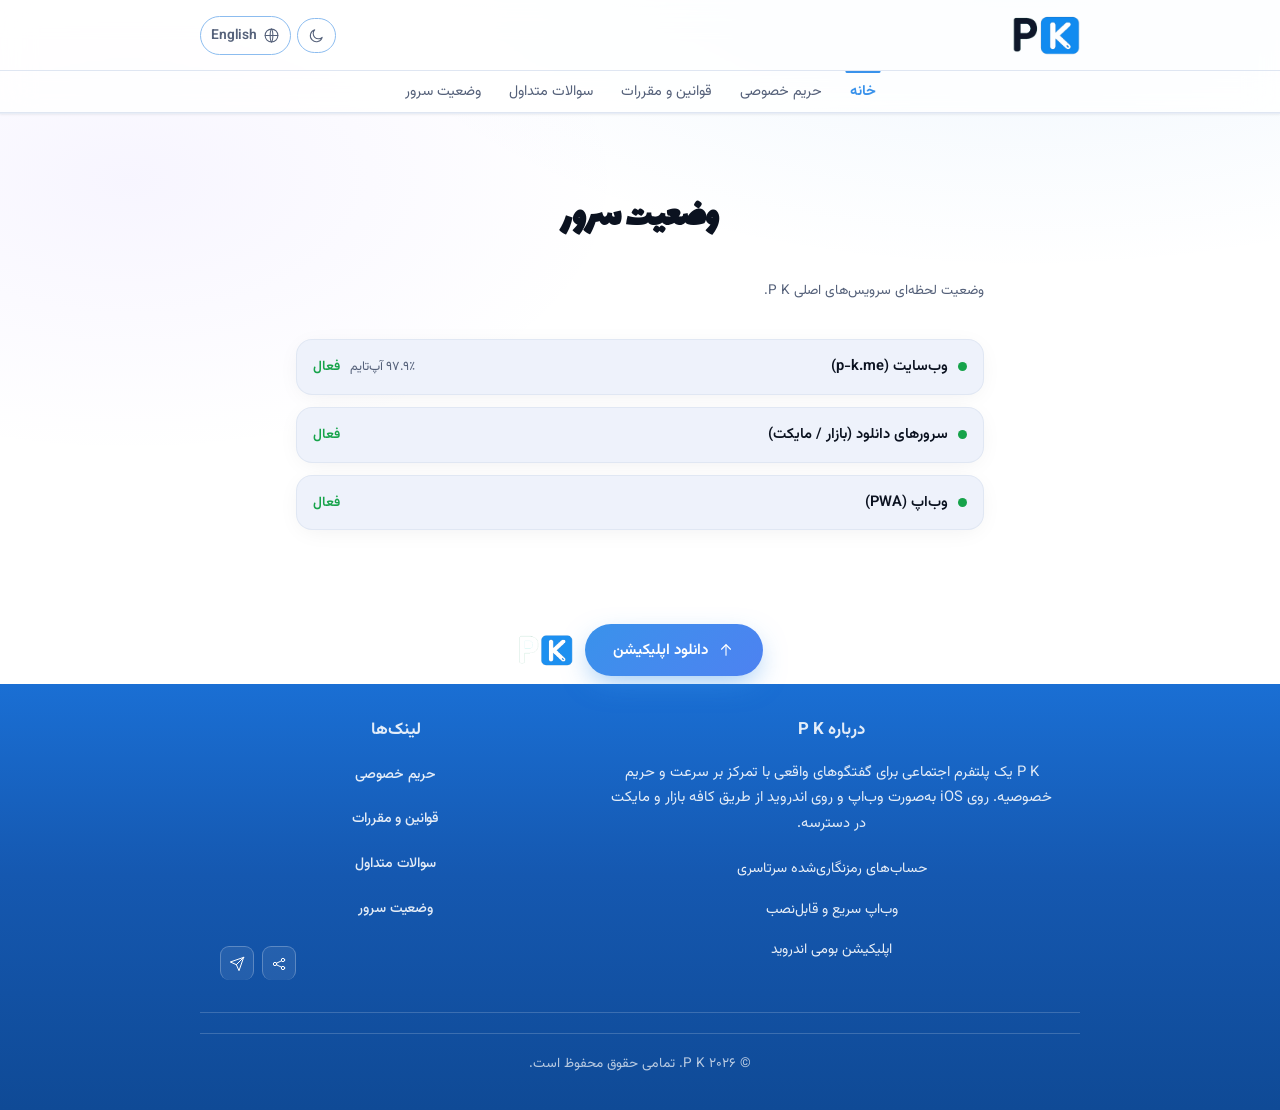
<file: وضعیت-سرور.html>
<!DOCTYPE html>
<html lang="fa" dir="rtl">
<head>
<meta charset="UTF-8">
<meta name="viewport" content="width=device-width, initial-scale=1, viewport-fit=cover">
<title>وضعیت سرور - P K</title>
<meta name="description" content="وضعیت لحظه‌ای سرورهای P K">
<meta name="theme-color" content="#3992eb">
<meta property="og:site_name" content="P K">
<meta property="og:locale" content="fa_IR">
<meta name="twitter:site" content="@pksocialmedia">
<meta property="og:type" content="website">
<meta property="og:title" content="وضعیت سرور - P K">
<meta property="og:description" content="وضعیت لحظه‌ای سرورهای P K">
<meta name="twitter:card" content="summary">
<meta name="twitter:title" content="وضعیت سرور - P K">
<meta name="twitter:description" content="وضعیت لحظه‌ای سرورهای P K">
<link rel="canonical" href="https://p-k.me/status.html">
<meta name="keywords" content="دانلود P K, دانلود پی کی, دانلود پیامرسان P K, پی کی, PK, پیامرسان ایرانی, رسانه اجتماعی ایرانی, دانلود از کافه بازار, دانلود از مایکت, نصب P K روی آیفون, وب اپ P K, PWA">
<meta name="robots" content="index, follow">
<meta name="author" content="P K">
<link rel="preload" href="css/style.css" as="style">
<link rel="preload" href="css/fonts/vazirmatn-w400-49c0cc01.woff2" as="font" type="font/woff2" crossorigin>
<link rel="preload" href="css/fonts/vazirmatn-w400-274c0402.woff2" as="font" type="font/woff2" crossorigin>
<link rel="stylesheet" href="css/style.css">
<link rel="icon" type="image/webp" href="[data-uri]">
</head>
<body>

<canvas id="particlesBg"></canvas>
<div id="scrollProgress"></div>

<header>
  <div class="wrap header-top">
    <a href="خانه.html" class="logo-mark" data-route="home" aria-label="P K">
      <img src="assets/logo-pk-dark.png" alt="P K" class="site-logo logo-for-light" width="120" height="74" />
      <img src="assets/logo-pk.png" alt="P K" class="site-logo logo-for-dark" width="120" height="74" />
    </a>
    <div class="header-controls">
      <button class="icon-btn" id="themeToggle" type="button" aria-label="Toggle theme">
        <svg class="icon" id="sunIcon" viewBox="0 0 24 24" fill="none" stroke="currentColor" stroke-width="1.5" stroke-linecap="round" stroke-linejoin="round"><circle cx="12" cy="12" r="4"/><path d="M12 2v2M12 20v2M4 12H2M22 12h-2M5 5l1.5 1.5M17.5 17.5L19 19M19 5l-1.5 1.5M6.5 17.5L5 19"/></svg>
        <svg class="icon hidden" id="moonIcon" viewBox="0 0 24 24" fill="none" stroke="currentColor" stroke-width="1.5" stroke-linecap="round" stroke-linejoin="round"><path d="M20 14.5A8.5 8.5 0 1 1 9.5 4a7 7 0 0 0 10.5 10.5z"/></svg>
      </button>
      <button class="icon-btn" id="langToggle" type="button">
        <svg class="icon" viewBox="0 0 24 24" fill="none" stroke="currentColor" stroke-width="1.5" stroke-linecap="round" stroke-linejoin="round"><circle cx="12" cy="12" r="9"/><path d="M3 12h18"/><path d="M12 3c2.5 2.5 2.5 15.5 0 18"/><path d="M12 3c-2.5 2.5-2.5 15.5 0 18"/></svg>
        <span class="btn-text" id="langToggleLabel">English</span>
      </button>
    </div>
  </div>
  <nav class="tabbar">
    <div class="wrap tabbar-inner">
      <a href="خانه.html" class="tab" data-route="home" data-key="nav_home">Home</a>
      <a href="حریم-خصوصی.html" class="tab" data-route="privacy" data-key="nav_privacy">Privacy</a>
      <a href="قوانین.html" class="tab" data-route="terms" data-key="nav_terms">Terms</a>
      <a href="سوالات-متداول.html" class="tab" data-route="faq" data-key="nav_faq">FAQ</a>
      <a href="وضعیت-سرور.html" class="tab" data-route="status" data-key="nav_status">Status</a>
    </div>
  </nav>
</header>

<main>
<div id="view-status" class="view active legal">
    <div class="wrap">
    <h1 data-key="status_title">Server Status</h1>
    <p class="updated" data-key="status_sub">Live status for P K's core services.</p>
    <div class="status-list">
      <div class="status-row"><span class="status-name"><span class="status-dot ok"></span><span data-key="status_item_web">Website (p-k.me)</span></span><span class="status-right"><span class="status-uptime" data-key="status_uptime">97.9% uptime</span><span class="status-state ok" data-key="status_state">Operational</span></span></div>
      <div class="status-row"><span class="status-name"><span class="status-dot ok"></span><span data-key="status_item_dl">Download servers (Bazaar / Myket)</span></span><span class="status-state ok" data-key="status_state">Operational</span></div>
      <div class="status-row"><span class="status-name"><span class="status-dot ok"></span><span data-key="status_item_app">Web app (PWA)</span></span><span class="status-state ok" data-key="status_state">Operational</span></div>
    </div>
    </div>
  </div>
</main>

<footer>
  <div class="footer-cta wrap">
    <button class="footer-dl-btn" id="footerDownloadBtn" type="button">
      <svg class="icon" viewBox="0 0 24 24" fill="none" stroke="currentColor" stroke-width="1.5" stroke-linecap="round" stroke-linejoin="round"><path d="M12 19V5"/><path d="M6 11l6-6 6 6"/></svg>
      <span data-key="footer_download_cta">Download the app</span>
    </button>
    <a href="خانه.html" class="footer-logo-link" aria-label="P K"><img src="assets/logo-pk.png" alt="P K" class="footer-logo-img" width="100" height="62" /></a>
  </div>
  <div class="footer-panel">
    <div class="wrap footer-panel-grid">
      <div class="footer-about">
        <h3 data-key="footer_about_h">About P K</h3>
        <p data-key="footer_about_p">P K is a social platform built for speed, privacy, and real conversations. Available on iOS as a web app, and on Android through Cafe Bazaar and Myket.</p>
        <ul class="footer-feature-list">
          <li data-key="footer_feat1">End-to-end encrypted accounts</li>
          <li data-key="footer_feat2">Fast, installable web app</li>
          <li data-key="footer_feat3">Native Android apps</li>
        </ul>
      </div>
      <div class="footer-links-col">
        <h3 data-key="footer_links_h">Links</h3>
        <div class="footer-links">
          <a href="حریم-خصوصی.html" data-route="privacy" data-key="nav_privacy">Privacy</a>
          <a href="قوانین.html" data-route="terms" data-key="nav_terms">Terms</a>
          <a href="سوالات-متداول.html" data-route="faq" data-key="nav_faq">FAQ</a>
          <a href="وضعیت-سرور.html" data-route="status" data-key="nav_status">Status</a>
        </div>
        <div class="social-row">
          <a href="https://t.me/pksocialmedia" class="social-icon" aria-label="Telegram" rel="noopener" target="_blank"><svg viewBox="0 0 24 24" fill="none" stroke="currentColor" stroke-width="1.5" stroke-linecap="round" stroke-linejoin="round"><path d="M22 2L11 13"/><path d="M22 2l-7 20-4-9-9-4 20-7z"/></svg></a>
          <a href="https://p-k.me" class="social-icon" aria-label="Website" rel="noopener" target="_blank"><svg viewBox="0 0 24 24" fill="none" stroke="currentColor" stroke-width="1.5" stroke-linecap="round" stroke-linejoin="round"><circle cx="6" cy="12" r="2.5"/><circle cx="18" cy="6" r="2.5"/><circle cx="18" cy="18" r="2.5"/><path d="M8.2 10.8L15.8 7.2M8.2 13.2l7.6 3.6"/></svg></a>
        </div>
      </div>
    </div>
    <div class="wrap footer-bottom">
      <span class="copyright" data-key="footer_copy">© 2026 P K. All rights reserved.</span>
    </div>
  </div>
</footer>

<div class="modal-backdrop" id="iosModal">
  <div class="modal" role="dialog" aria-modal="true" aria-labelledby="iosModalTitle">
    <div class="modal-head">
      <h2 id="iosModalTitle" data-key="modal_title">Install on iOS</h2>
      <button class="modal-close" id="iosModalClose" type="button" aria-label="Close"><svg class="icon" viewBox="0 0 24 24" fill="none" stroke="currentColor" stroke-width="1.5" stroke-linecap="round" stroke-linejoin="round"><path d="M6 6l12 12"/><path d="M18 6l-12 12"/></svg></button>
    </div>
    <ol>
      <li data-key="modal_step1">Open P K in Safari.</li>
      <li data-key="modal_step2">Tap the Share icon in the toolbar.</li>
      <li data-key="modal_step3">Select Add to Home Screen.</li>
      <li data-key="modal_step4">Tap Add to confirm.</li>
    </ol>
    <a class="modal-enter-btn" id="modalEnterSite" href="https://p-k.me" target="_blank" rel="noopener" data-key="modal_enter_site">Go to the site</a>
  </div>

<script src="js/qrious.min.js"></script>
<script src="js/app.js"></script>

</body>
</html>
</file>
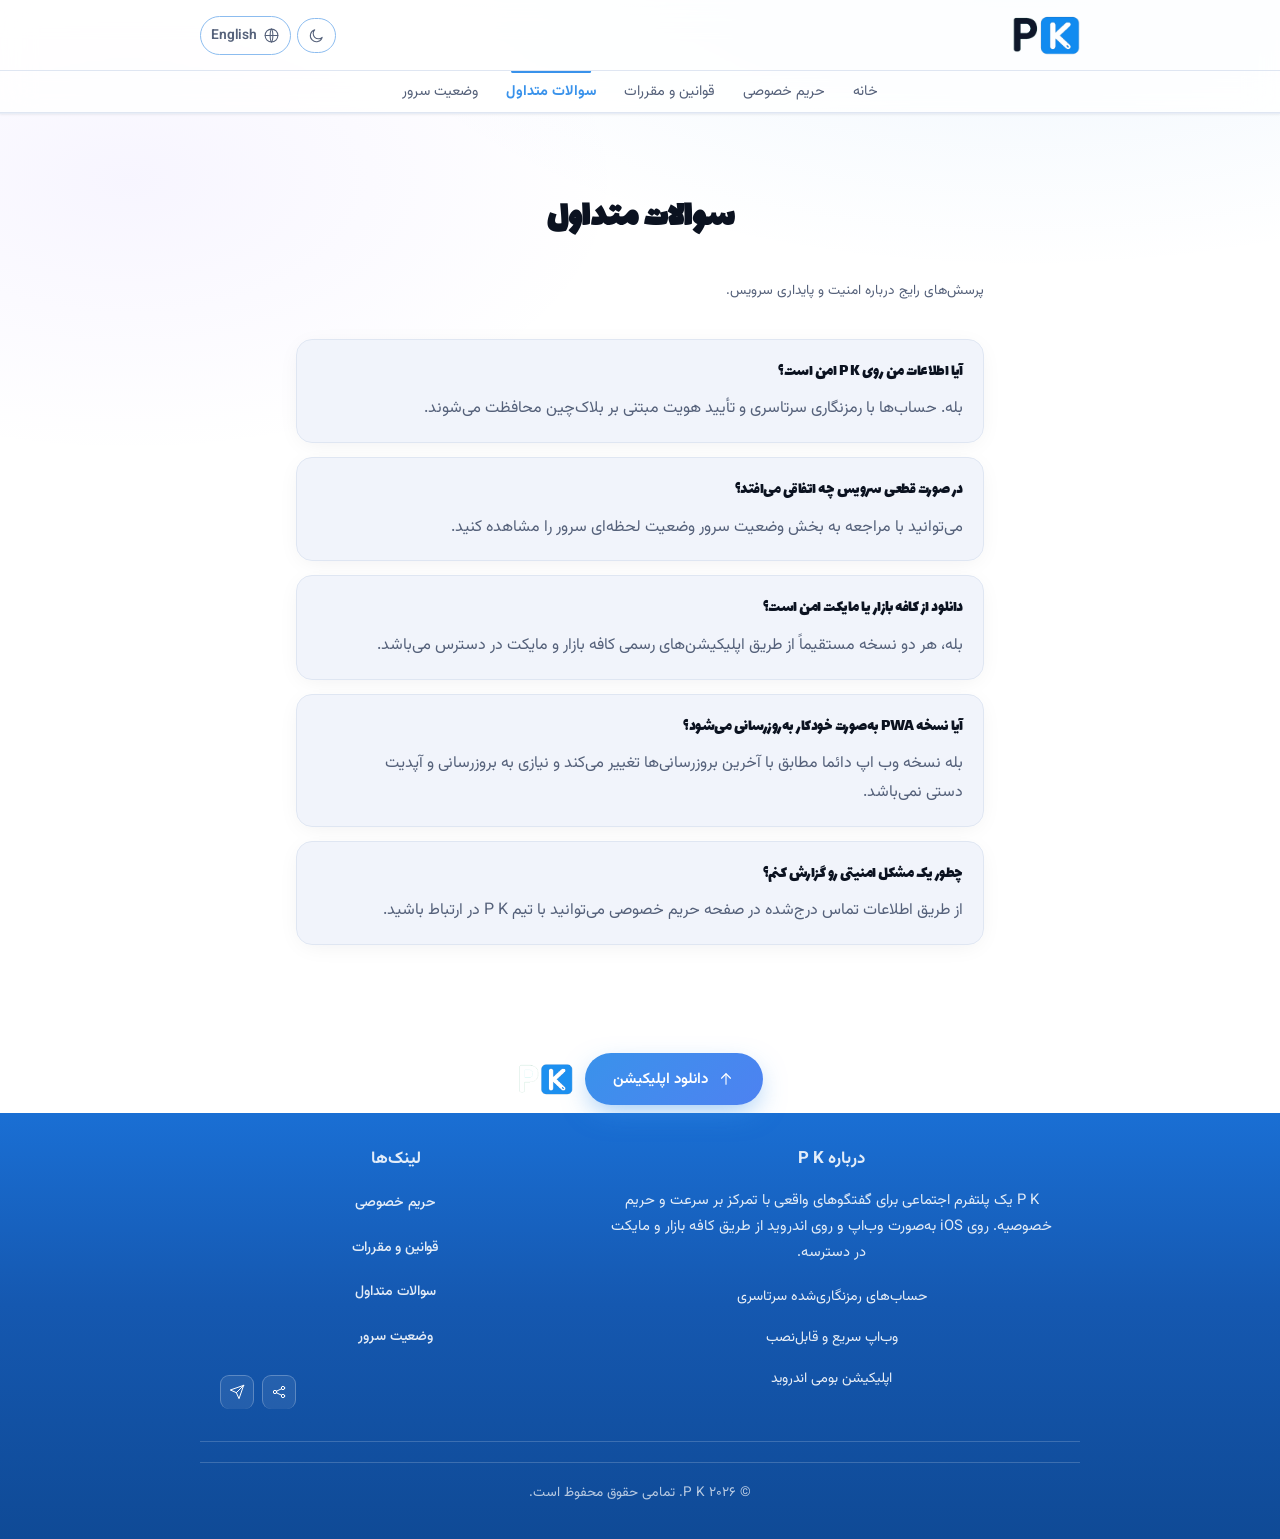
<file: pages/faq.html>
<!DOCTYPE html>
<html lang="fa" dir="rtl">
<head>
<meta charset="UTF-8">
<meta name="viewport" content="width=device-width, initial-scale=1, viewport-fit=cover">
<title>سوالات متداول - P K</title>
<meta name="description" content="سوالات متداول درباره P K">
<meta name="theme-color" content="#3992eb">
<meta property="og:site_name" content="P K">
<meta property="og:locale" content="fa_IR">
<meta name="twitter:site" content="@pksocialmedia">
<meta property="og:type" content="website">
<meta property="og:title" content="سوالات متداول - P K">
<meta property="og:description" content="سوالات متداول درباره P K">
<meta name="twitter:card" content="summary">
<meta name="twitter:title" content="سوالات متداول - P K">
<meta name="twitter:description" content="سوالات متداول درباره P K">
<link rel="canonical" href="https://p-k.me/faq.html">
<meta name="keywords" content="دانلود P K, دانلود پی کی, دانلود پیامرسان P K, پی کی, PK, پیامرسان ایرانی, رسانه اجتماعی ایرانی, دانلود از کافه بازار, دانلود از مایکت, نصب P K روی آیفون, وب اپ P K, PWA">
<meta name="robots" content="index, follow">
<meta name="author" content="P K">
<link rel="preload" href="../css/style.css" as="style">
<link rel="preload" href="../css/fonts/vazirmatn-w400-49c0cc01.woff2" as="font" type="font/woff2" crossorigin>
<link rel="preload" href="../css/fonts/vazirmatn-w400-274c0402.woff2" as="font" type="font/woff2" crossorigin>
<link rel="stylesheet" href="../css/style.css">
<link rel="icon" type="image/webp" href="[data-uri]">
</head>
<body>

<canvas id="particlesBg"></canvas>
<div id="scrollProgress"></div>

<header>
  <div class="wrap header-top">
    <a href="../index.html" class="logo-mark" data-route="home" aria-label="P K">
      <img src="../assets/logo-pk-dark.png" alt="P K" class="site-logo logo-for-light" width="120" height="74" />
      <img src="../assets/logo-pk.png" alt="P K" class="site-logo logo-for-dark" width="120" height="74" />
    </a>
    <div class="header-controls">
      <button class="icon-btn" id="themeToggle" type="button" aria-label="Toggle theme">
        <svg class="icon" id="sunIcon" viewBox="0 0 24 24" fill="none" stroke="currentColor" stroke-width="1.5" stroke-linecap="round" stroke-linejoin="round"><circle cx="12" cy="12" r="4"/><path d="M12 2v2M12 20v2M4 12H2M22 12h-2M5 5l1.5 1.5M17.5 17.5L19 19M19 5l-1.5 1.5M6.5 17.5L5 19"/></svg>
        <svg class="icon hidden" id="moonIcon" viewBox="0 0 24 24" fill="none" stroke="currentColor" stroke-width="1.5" stroke-linecap="round" stroke-linejoin="round"><path d="M20 14.5A8.5 8.5 0 1 1 9.5 4a7 7 0 0 0 10.5 10.5z"/></svg>
      </button>
      <button class="icon-btn" id="langToggle" type="button">
        <svg class="icon" viewBox="0 0 24 24" fill="none" stroke="currentColor" stroke-width="1.5" stroke-linecap="round" stroke-linejoin="round"><circle cx="12" cy="12" r="9"/><path d="M3 12h18"/><path d="M12 3c2.5 2.5 2.5 15.5 0 18"/><path d="M12 3c-2.5 2.5-2.5 15.5 0 18"/></svg>
        <span class="btn-text" id="langToggleLabel">English</span>
      </button>
    </div>
  </div>
  <nav class="tabbar">
    <div class="wrap tabbar-inner">
      <a href="../index.html" class="tab" data-route="home" data-key="nav_home">Home</a>
      <a href="privacy.html" class="tab" data-route="privacy" data-key="nav_privacy">Privacy</a>
      <a href="terms.html" class="tab" data-route="terms" data-key="nav_terms">Terms</a>
      <a href="faq.html" class="tab" data-route="faq" data-key="nav_faq">FAQ</a>
      <a href="status.html" class="tab" data-route="status" data-key="nav_status">Status</a>
    </div>
  </nav>
</header>

<main>
<div id="view-faq" class="view active legal">
    <div class="wrap">
    <h1 data-key="faq_title">Frequently Asked Questions</h1>
    <p class="updated" data-key="faq_sub">Common questions about safety and uptime.</p>
    <section><h2 data-key="faq_q1">Is my data safe on P K?</h2><p data-key="faq_a1">Yes. Accounts are protected with end-to-end encryption and blockchain-based verification.</p></section>
    <section><h2 data-key="faq_q2">What happens if the service goes down?</h2><p data-key="faq_a2">You can check live status anytime from the Status tab at the top of the page.</p></section>
    <section><h2 data-key="faq_q3">Is it safe to download from Cafe Bazaar or Myket?</h2><p data-key="faq_a3">Yes, both are distributed directly through the official Cafe Bazaar and Myket apps.</p></section>
    <section><h2 data-key="faq_q4">Does the PWA update automatically?</h2><p data-key="faq_a4">Yes. The web app loads the latest version every time you open it, no manual update needed.</p></section>
    <section><h2 data-key="faq_q5">How do I report a security issue?</h2><p data-key="faq_a5">Use the contact details listed on the Privacy Policy page to reach the P K team.</p></section>
    </div>
  </div>

  <div id="view-status" class="view legal">
    <div class="wrap">
    <h1 data-key="status_title">Server Status</h1>
    <p class="updated" data-key="status_sub">Live status for P K's core services.</p>
    <div class="status-list">
      <div class="status-row"><span class="status-name"><span class="status-dot ok"></span><span data-key="status_item_web">Website (p-k.me)</span></span><span class="status-right"><span class="status-uptime" data-key="status_uptime">97.9% uptime</span><span class="status-state ok" data-key="status_state">Operational</span></span></div>
      <div class="status-row"><span class="status-name"><span class="status-dot ok"></span><span data-key="status_item_dl">Download servers (Bazaar / Myket)</span></span><span class="status-state ok" data-key="status_state">Operational</span></div>
      <div class="status-row"><span class="status-name"><span class="status-dot ok"></span><span data-key="status_item_app">Web app (PWA)</span></span><span class="status-state ok" data-key="status_state">Operational</span></div>
    </div>
    </div>
  </div>

</main>

<footer>
  <div class="footer-cta wrap">
    <button class="footer-dl-btn" id="footerDownloadBtn" type="button">
      <svg class="icon" viewBox="0 0 24 24" fill="none" stroke="currentColor" stroke-width="1.5" stroke-linecap="round" stroke-linejoin="round"><path d="M12 19V5"/><path d="M6 11l6-6 6 6"/></svg>
      <span data-key="footer_download_cta">Download the app</span>
    </button>
    <a href="../index.html" class="footer-logo-link" aria-label="P K"><img src="../assets/logo-pk.png" alt="P K" class="footer-logo-img" width="100" height="62" /></a>
  </div>
  <div class="footer-panel">
    <div class="wrap footer-panel-grid">
      <div class="footer-about">
        <h3 data-key="footer_about_h">About P K</h3>
        <p data-key="footer_about_p">P K is a social platform built for speed, privacy, and real conversations. Available on iOS as a web app, and on Android through Cafe Bazaar and Myket.</p>
        <ul class="footer-feature-list">
          <li data-key="footer_feat1">End-to-end encrypted accounts</li>
          <li data-key="footer_feat2">Fast, installable web app</li>
          <li data-key="footer_feat3">Native Android apps</li>
        </ul>
      </div>
      <div class="footer-links-col">
        <h3 data-key="footer_links_h">Links</h3>
        <div class="footer-links">
          <a href="privacy.html" data-route="privacy" data-key="nav_privacy">Privacy</a>
          <a href="terms.html" data-route="terms" data-key="nav_terms">Terms</a>
          <a href="faq.html" data-route="faq" data-key="nav_faq">FAQ</a>
          <a href="status.html" data-route="status" data-key="nav_status">Status</a>
        </div>
        <div class="social-row">
          <a href="https://t.me/pksocialmedia" class="social-icon" aria-label="Telegram" rel="noopener" target="_blank"><svg viewBox="0 0 24 24" fill="none" stroke="currentColor" stroke-width="1.5" stroke-linecap="round" stroke-linejoin="round"><path d="M22 2L11 13"/><path d="M22 2l-7 20-4-9-9-4 20-7z"/></svg></a>
          <a href="https://p-k.me" class="social-icon" aria-label="Website" rel="noopener" target="_blank"><svg viewBox="0 0 24 24" fill="none" stroke="currentColor" stroke-width="1.5" stroke-linecap="round" stroke-linejoin="round"><circle cx="6" cy="12" r="2.5"/><circle cx="18" cy="6" r="2.5"/><circle cx="18" cy="18" r="2.5"/><path d="M8.2 10.8L15.8 7.2M8.2 13.2l7.6 3.6"/></svg></a>
        </div>
      </div>
    </div>
    <div class="wrap footer-bottom">
      <span class="copyright" data-key="footer_copy">© 2026 P K. All rights reserved.</span>
    </div>
  </div>
</footer>

<div class="modal-backdrop" id="iosModal">
  <div class="modal" role="dialog" aria-modal="true" aria-labelledby="iosModalTitle">
    <div class="modal-head">
      <h2 id="iosModalTitle" data-key="modal_title">Install on iOS</h2>
      <button class="modal-close" id="iosModalClose" type="button" aria-label="Close"><svg class="icon" viewBox="0 0 24 24" fill="none" stroke="currentColor" stroke-width="1.5" stroke-linecap="round" stroke-linejoin="round"><path d="M6 6l12 12"/><path d="M18 6l-12 12"/></svg></button>
    </div>
    <ol>
      <li data-key="modal_step1">Open P K in Safari.</li>
      <li data-key="modal_step2">Tap the Share icon in the toolbar.</li>
      <li data-key="modal_step3">Select Add to Home Screen.</li>
      <li data-key="modal_step4">Tap Add to confirm.</li>
    </ol>
    <a class="modal-enter-btn" id="modalEnterSite" href="https://p-k.me" target="_blank" rel="noopener" data-key="modal_enter_site">Go to the site</a>
  </div>
</div>

<script>
/*! QRious v4.0.2 | (C) 2017 Alasdair Mercer | GPL v3 License
Based on jsqrencode | (C) 2010 tz@execpc.com | GPL v3 License
*/
!function(t,e){"object"==typeof exports&&"undefined"!=typeof module?module.exports=e():"function"==typeof define&&define.amd?define(e):t.QRious=e()}(this,function(){"use strict";function t(t,e){var n;return"function"==typeof Object.create?n=Object.create(t):(s.prototype=t,n=new s,s.prototype=null),e&&i(!0,n,e),n}function e(e,n,s,r){var o=this;return"string"!=typeof e&&(r=s,s=n,n=e,e=null),"function"!=typeof n&&(r=s,s=n,n=function(){return o.apply(this,arguments)}),i(!1,n,o,r),n.prototype=t(o.prototype,s),n.prototype.constructor=n,n.class_=e||o.class_,n.super_=o,n}function i(t,e,i){for(var n,s,a=0,h=(i=o.call(arguments,2)).length;a<h;a++){s=i[a];for(n in s)t&&!r.call(s,n)||(e[n]=s[n])}}function n(){}var s=function(){},r=Object.prototype.hasOwnProperty,o=Array.prototype.slice,a=e;n.class_="Nevis",n.super_=Object,n.extend=a;var h=n,f=h.extend(function(t,e,i){this.qrious=t,this.element=e,this.element.qrious=t,this.enabled=Boolean(i)},{draw:function(t){},getElement:function(){return this.enabled||(this.enabled=!0,this.render()),this.element},getModuleSize:function(t){var e=this.qrious,i=e.padding||0,n=Math.floor((e.size-2*i)/t.width);return Math.max(1,n)},getOffset:function(t){var e=this.qrious,i=e.padding;if(null!=i)return i;var n=this.getModuleSize(t),s=Math.floor((e.size-n*t.width)/2);return Math.max(0,s)},render:function(t){this.enabled&&(this.resize(),this.reset(),this.draw(t))},reset:function(){},resize:function(){}}),c=f.extend({draw:function(t){var e,i,n=this.qrious,s=this.getModuleSize(t),r=this.getOffset(t),o=this.element.getContext("2d");for(o.fillStyle=n.foreground,o.globalAlpha=n.foregroundAlpha,e=0;e<t.width;e++)for(i=0;i<t.width;i++)t.buffer[i*t.width+e]&&o.fillRect(s*e+r,s*i+r,s,s)},reset:function(){var t=this.qrious,e=this.element.getContext("2d"),i=t.size;e.lineWidth=1,e.clearRect(0,0,i,i),e.fillStyle=t.background,e.globalAlpha=t.backgroundAlpha,e.fillRect(0,0,i,i)},resize:function(){var t=this.element;t.width=t.height=this.qrious.size}}),u=h.extend(null,{BLOCK:[0,11,15,19,23,27,31,16,18,20,22,24,26,28,20,22,24,24,26,28,28,22,24,24,26,26,28,28,24,24,26,26,26,28,28,24,26,26,26,28,28]}),l=h.extend(null,{BLOCKS:[1,0,19,7,1,0,16,10,1,0,13,13,1,0,9,17,1,0,34,10,1,0,28,16,1,0,22,22,1,0,16,28,1,0,55,15,1,0,44,26,2,0,17,18,2,0,13,22,1,0,80,20,2,0,32,18,2,0,24,26,4,0,9,16,1,0,108,26,2,0,43,24,2,2,15,18,2,2,11,22,2,0,68,18,4,0,27,16,4,0,19,24,4,0,15,28,2,0,78,20,4,0,31,18,2,4,14,18,4,1,13,26,2,0,97,24,2,2,38,22,4,2,18,22,4,2,14,26,2,0,116,30,3,2,36,22,4,4,16,20,4,4,12,24,2,2,68,18,4,1,43,26,6,2,19,24,6,2,15,28,4,0,81,20,1,4,50,30,4,4,22,28,3,8,12,24,2,2,92,24,6,2,36,22,4,6,20,26,7,4,14,28,4,0,107,26,8,1,37,22,8,4,20,24,12,4,11,22,3,1,115,30,4,5,40,24,11,5,16,20,11,5,12,24,5,1,87,22,5,5,41,24,5,7,24,30,11,7,12,24,5,1,98,24,7,3,45,28,15,2,19,24,3,13,15,30,1,5,107,28,10,1,46,28,1,15,22,28,2,17,14,28,5,1,120,30,9,4,43,26,17,1,22,28,2,19,14,28,3,4,113,28,3,11,44,26,17,4,21,26,9,16,13,26,3,5,107,28,3,13,41,26,15,5,24,30,15,10,15,28,4,4,116,28,17,0,42,26,17,6,22,28,19,6,16,30,2,7,111,28,17,0,46,28,7,16,24,30,34,0,13,24,4,5,121,30,4,14,47,28,11,14,24,30,16,14,15,30,6,4,117,30,6,14,45,28,11,16,24,30,30,2,16,30,8,4,106,26,8,13,47,28,7,22,24,30,22,13,15,30,10,2,114,28,19,4,46,28,28,6,22,28,33,4,16,30,8,4,122,30,22,3,45,28,8,26,23,30,12,28,15,30,3,10,117,30,3,23,45,28,4,31,24,30,11,31,15,30,7,7,116,30,21,7,45,28,1,37,23,30,19,26,15,30,5,10,115,30,19,10,47,28,15,25,24,30,23,25,15,30,13,3,115,30,2,29,46,28,42,1,24,30,23,28,15,30,17,0,115,30,10,23,46,28,10,35,24,30,19,35,15,30,17,1,115,30,14,21,46,28,29,19,24,30,11,46,15,30,13,6,115,30,14,23,46,28,44,7,24,30,59,1,16,30,12,7,121,30,12,26,47,28,39,14,24,30,22,41,15,30,6,14,121,30,6,34,47,28,46,10,24,30,2,64,15,30,17,4,122,30,29,14,46,28,49,10,24,30,24,46,15,30,4,18,122,30,13,32,46,28,48,14,24,30,42,32,15,30,20,4,117,30,40,7,47,28,43,22,24,30,10,67,15,30,19,6,118,30,18,31,47,28,34,34,24,30,20,61,15,30],FINAL_FORMAT:[30660,29427,32170,30877,26159,25368,27713,26998,21522,20773,24188,23371,17913,16590,20375,19104,13663,12392,16177,14854,9396,8579,11994,11245,5769,5054,7399,6608,1890,597,3340,2107],LEVELS:{L:1,M:2,Q:3,H:4}}),_=h.extend(null,{EXPONENT:[1,2,4,8,16,32,64,128,29,58,116,232,205,135,19,38,76,152,45,90,180,117,234,201,143,3,6,12,24,48,96,192,157,39,78,156,37,74,148,53,106,212,181,119,238,193,159,35,70,140,5,10,20,40,80,160,93,186,105,210,185,111,222,161,95,190,97,194,153,47,94,188,101,202,137,15,30,60,120,240,253,231,211,187,107,214,177,127,254,225,223,163,91,182,113,226,217,175,67,134,17,34,68,136,13,26,52,104,208,189,103,206,129,31,62,124,248,237,199,147,59,118,236,197,151,51,102,204,133,23,46,92,184,109,218,169,79,158,33,66,132,21,42,84,168,77,154,41,82,164,85,170,73,146,57,114,228,213,183,115,230,209,191,99,198,145,63,126,252,229,215,179,123,246,241,255,227,219,171,75,150,49,98,196,149,55,110,220,165,87,174,65,130,25,50,100,200,141,7,14,28,56,112,224,221,167,83,166,81,162,89,178,121,242,249,239,195,155,43,86,172,69,138,9,18,36,72,144,61,122,244,245,247,243,251,235,203,139,11,22,44,88,176,125,250,233,207,131,27,54,108,216,173,71,142,0],LOG:[255,0,1,25,2,50,26,198,3,223,51,238,27,104,199,75,4,100,224,14,52,141,239,129,28,193,105,248,200,8,76,113,5,138,101,47,225,36,15,33,53,147,142,218,240,18,130,69,29,181,194,125,106,39,249,185,201,154,9,120,77,228,114,166,6,191,139,98,102,221,48,253,226,152,37,179,16,145,34,136,54,208,148,206,143,150,219,189,241,210,19,92,131,56,70,64,30,66,182,163,195,72,126,110,107,58,40,84,250,133,186,61,202,94,155,159,10,21,121,43,78,212,229,172,115,243,167,87,7,112,192,247,140,128,99,13,103,74,222,237,49,197,254,24,227,165,153,119,38,184,180,124,17,68,146,217,35,32,137,46,55,63,209,91,149,188,207,205,144,135,151,178,220,252,190,97,242,86,211,171,20,42,93,158,132,60,57,83,71,109,65,162,31,45,67,216,183,123,164,118,196,23,73,236,127,12,111,246,108,161,59,82,41,157,85,170,251,96,134,177,187,204,62,90,203,89,95,176,156,169,160,81,11,245,22,235,122,117,44,215,79,174,213,233,230,231,173,232,116,214,244,234,168,80,88,175]}),d=h.extend(null,{BLOCK:[3220,1468,2713,1235,3062,1890,2119,1549,2344,2936,1117,2583,1330,2470,1667,2249,2028,3780,481,4011,142,3098,831,3445,592,2517,1776,2234,1951,2827,1070,2660,1345,3177]}),v=h.extend(function(t){var e,i,n,s,r,o=t.value.length;for(this._badness=[],this._level=l.LEVELS[t.level],this._polynomial=[],this._value=t.value,this._version=0,this._stringBuffer=[];this._version<40&&(this._version++,n=4*(this._level-1)+16*(this._version-1),s=l.BLOCKS[n++],r=l.BLOCKS[n++],e=l.BLOCKS[n++],i=l.BLOCKS[n],n=e*(s+r)+r-3+(this._version<=9),!(o<=n)););this._dataBlock=e,this._eccBlock=i,this._neccBlock1=s,this._neccBlock2=r;var a=this.width=17+4*this._version;this.buffer=v._createArray(a*a),this._ecc=v._createArray(e+(e+i)*(s+r)+r),this._mask=v._createArray((a*(a+1)+1)/2),this._insertFinders(),this._insertAlignments(),this.buffer[8+a*(a-8)]=1,this._insertTimingGap(),this._reverseMask(),this._insertTimingRowAndColumn(),this._insertVersion(),this._syncMask(),this._convertBitStream(o),this._calculatePolynomial(),this._appendEccToData(),this._interleaveBlocks(),this._pack(),this._finish()},{_addAlignment:function(t,e){var i,n=this.buffer,s=this.width;for(n[t+s*e]=1,i=-2;i<2;i++)n[t+i+s*(e-2)]=1,n[t-2+s*(e+i+1)]=1,n[t+2+s*(e+i)]=1,n[t+i+1+s*(e+2)]=1;for(i=0;i<2;i++)this._setMask(t-1,e+i),this._setMask(t+1,e-i),this._setMask(t-i,e-1),this._setMask(t+i,e+1)},_appendData:function(t,e,i,n){var s,r,o,a=this._polynomial,h=this._stringBuffer;for(r=0;r<n;r++)h[i+r]=0;for(r=0;r<e;r++){if(255!==(s=_.LOG[h[t+r]^h[i]]))for(o=1;o<n;o++)h[i+o-1]=h[i+o]^_.EXPONENT[v._modN(s+a[n-o])];else for(o=i;o<i+n;o++)h[o]=h[o+1];h[i+n-1]=255===s?0:_.EXPONENT[v._modN(s+a[0])]}},_appendEccToData:function(){var t,e=0,i=this._dataBlock,n=this._calculateMaxLength(),s=this._eccBlock;for(t=0;t<this._neccBlock1;t++)this._appendData(e,i,n,s),e+=i,n+=s;for(t=0;t<this._neccBlock2;t++)this._appendData(e,i+1,n,s),e+=i+1,n+=s},_applyMask:function(t){var e,i,n,s,r=this.buffer,o=this.width;switch(t){case 0:for(s=0;s<o;s++)for(n=0;n<o;n++)n+s&1||this._isMasked(n,s)||(r[n+s*o]^=1);break;case 1:for(s=0;s<o;s++)for(n=0;n<o;n++)1&s||this._isMasked(n,s)||(r[n+s*o]^=1);break;case 2:for(s=0;s<o;s++)for(e=0,n=0;n<o;n++,e++)3===e&&(e=0),e||this._isMasked(n,s)||(r[n+s*o]^=1);break;case 3:for(i=0,s=0;s<o;s++,i++)for(3===i&&(i=0),e=i,n=0;n<o;n++,e++)3===e&&(e=0),e||this._isMasked(n,s)||(r[n+s*o]^=1);break;case 4:for(s=0;s<o;s++)for(e=0,i=s>>1&1,n=0;n<o;n++,e++)3===e&&(e=0,i=!i),i||this._isMasked(n,s)||(r[n+s*o]^=1);break;case 5:for(i=0,s=0;s<o;s++,i++)for(3===i&&(i=0),e=0,n=0;n<o;n++,e++)3===e&&(e=0),(n&s&1)+!(!e|!i)||this._isMasked(n,s)||(r[n+s*o]^=1);break;case 6:for(i=0,s=0;s<o;s++,i++)for(3===i&&(i=0),e=0,n=0;n<o;n++,e++)3===e&&(e=0),(n&s&1)+(e&&e===i)&1||this._isMasked(n,s)||(r[n+s*o]^=1);break;case 7:for(i=0,s=0;s<o;s++,i++)for(3===i&&(i=0),e=0,n=0;n<o;n++,e++)3===e&&(e=0),(e&&e===i)+(n+s&1)&1||this._isMasked(n,s)||(r[n+s*o]^=1)}},_calculateMaxLength:function(){return this._dataBlock*(this._neccBlock1+this._neccBlock2)+this._neccBlock2},_calculatePolynomial:function(){var t,e,i=this._eccBlock,n=this._polynomial;for(n[0]=1,t=0;t<i;t++){for(n[t+1]=1,e=t;e>0;e--)n[e]=n[e]?n[e-1]^_.EXPONENT[v._modN(_.LOG[n[e]]+t)]:n[e-1];n[0]=_.EXPONENT[v._modN(_.LOG[n[0]]+t)]}for(t=0;t<=i;t++)n[t]=_.LOG[n[t]]},_checkBadness:function(){var t,e,i,n,s,r=0,o=this._badness,a=this.buffer,h=this.width;for(s=0;s<h-1;s++)for(n=0;n<h-1;n++)(a[n+h*s]&&a[n+1+h*s]&&a[n+h*(s+1)]&&a[n+1+h*(s+1)]||!(a[n+h*s]||a[n+1+h*s]||a[n+h*(s+1)]||a[n+1+h*(s+1)]))&&(r+=v.N2);var f=0;for(s=0;s<h;s++){for(i=0,o[0]=0,t=0,n=0;n<h;n++)t===(e=a[n+h*s])?o[i]++:o[++i]=1,f+=(t=e)?1:-1;r+=this._getBadness(i)}f<0&&(f=-f);var c=0,u=f;for(u+=u<<2,u<<=1;u>h*h;)u-=h*h,c++;for(r+=c*v.N4,n=0;n<h;n++){for(i=0,o[0]=0,t=0,s=0;s<h;s++)t===(e=a[n+h*s])?o[i]++:o[++i]=1,t=e;r+=this._getBadness(i)}return r},_convertBitStream:function(t){var e,i,n=this._ecc,s=this._version;for(i=0;i<t;i++)n[i]=this._value.charCodeAt(i);var r=this._stringBuffer=n.slice(),o=this._calculateMaxLength();t>=o-2&&(t=o-2,s>9&&t--);var a=t;if(s>9){for(r[a+2]=0,r[a+3]=0;a--;)e=r[a],r[a+3]|=255&e<<4,r[a+2]=e>>4;r[2]|=255&t<<4,r[1]=t>>4,r[0]=64|t>>12}else{for(r[a+1]=0,r[a+2]=0;a--;)e=r[a],r[a+2]|=255&e<<4,r[a+1]=e>>4;r[1]|=255&t<<4,r[0]=64|t>>4}for(a=t+3-(s<10);a<o;)r[a++]=236,r[a++]=17},_getBadness:function(t){var e,i=0,n=this._badness;for(e=0;e<=t;e++)n[e]>=5&&(i+=v.N1+n[e]-5);for(e=3;e<t-1;e+=2)n[e-2]===n[e+2]&&n[e+2]===n[e-1]&&n[e-1]===n[e+1]&&3*n[e-1]===n[e]&&(0===n[e-3]||e+3>t||3*n[e-3]>=4*n[e]||3*n[e+3]>=4*n[e])&&(i+=v.N3);return i},_finish:function(){this._stringBuffer=this.buffer.slice();var t,e,i=0,n=3e4;for(e=0;e<8&&(this._applyMask(e),(t=this._checkBadness())<n&&(n=t,i=e),7!==i);e++)this.buffer=this._stringBuffer.slice();i!==e&&this._applyMask(i),n=l.FINAL_FORMAT[i+(this._level-1<<3)];var s=this.buffer,r=this.width;for(e=0;e<8;e++,n>>=1)1&n&&(s[r-1-e+8*r]=1,e<6?s[8+r*e]=1:s[8+r*(e+1)]=1);for(e=0;e<7;e++,n>>=1)1&n&&(s[8+r*(r-7+e)]=1,e?s[6-e+8*r]=1:s[7+8*r]=1)},_interleaveBlocks:function(){var t,e,i=this._dataBlock,n=this._ecc,s=this._eccBlock,r=0,o=this._calculateMaxLength(),a=this._neccBlock1,h=this._neccBlock2,f=this._stringBuffer;for(t=0;t<i;t++){for(e=0;e<a;e++)n[r++]=f[t+e*i];for(e=0;e<h;e++)n[r++]=f[a*i+t+e*(i+1)]}for(e=0;e<h;e++)n[r++]=f[a*i+t+e*(i+1)];for(t=0;t<s;t++)for(e=0;e<a+h;e++)n[r++]=f[o+t+e*s];this._stringBuffer=n},_insertAlignments:function(){var t,e,i,n=this._version,s=this.width;if(n>1)for(t=u.BLOCK[n],i=s-7;;){for(e=s-7;e>t-3&&(this._addAlignment(e,i),!(e<t));)e-=t;if(i<=t+9)break;i-=t,this._addAlignment(6,i),this._addAlignment(i,6)}},_insertFinders:function(){var t,e,i,n,s=this.buffer,r=this.width;for(t=0;t<3;t++){for(e=0,n=0,1===t&&(e=r-7),2===t&&(n=r-7),s[n+3+r*(e+3)]=1,i=0;i<6;i++)s[n+i+r*e]=1,s[n+r*(e+i+1)]=1,s[n+6+r*(e+i)]=1,s[n+i+1+r*(e+6)]=1;for(i=1;i<5;i++)this._setMask(n+i,e+1),this._setMask(n+1,e+i+1),this._setMask(n+5,e+i),this._setMask(n+i+1,e+5);for(i=2;i<4;i++)s[n+i+r*(e+2)]=1,s[n+2+r*(e+i+1)]=1,s[n+4+r*(e+i)]=1,s[n+i+1+r*(e+4)]=1}},_insertTimingGap:function(){var t,e,i=this.width;for(e=0;e<7;e++)this._setMask(7,e),this._setMask(i-8,e),this._setMask(7,e+i-7);for(t=0;t<8;t++)this._setMask(t,7),this._setMask(t+i-8,7),this._setMask(t,i-8)},_insertTimingRowAndColumn:function(){var t,e=this.buffer,i=this.width;for(t=0;t<i-14;t++)1&t?(this._setMask(8+t,6),this._setMask(6,8+t)):(e[8+t+6*i]=1,e[6+i*(8+t)]=1)},_insertVersion:function(){var t,e,i,n,s=this.buffer,r=this._version,o=this.width;if(r>6)for(t=d.BLOCK[r-7],e=17,i=0;i<6;i++)for(n=0;n<3;n++,e--)1&(e>11?r>>e-12:t>>e)?(s[5-i+o*(2-n+o-11)]=1,s[2-n+o-11+o*(5-i)]=1):(this._setMask(5-i,2-n+o-11),this._setMask(2-n+o-11,5-i))},_isMasked:function(t,e){var i=v._getMaskBit(t,e);return 1===this._mask[i]},_pack:function(){var t,e,i,n=1,s=1,r=this.width,o=r-1,a=r-1,h=(this._dataBlock+this._eccBlock)*(this._neccBlock1+this._neccBlock2)+this._neccBlock2;for(e=0;e<h;e++)for(t=this._stringBuffer[e],i=0;i<8;i++,t<<=1){128&t&&(this.buffer[o+r*a]=1);do{s?o--:(o++,n?0!==a?a--:(n=!n,6===(o-=2)&&(o--,a=9)):a!==r-1?a++:(n=!n,6===(o-=2)&&(o--,a-=8))),s=!s}while(this._isMasked(o,a))}},_reverseMask:function(){var t,e,i=this.width;for(t=0;t<9;t++)this._setMask(t,8);for(t=0;t<8;t++)this._setMask(t+i-8,8),this._setMask(8,t);for(e=0;e<7;e++)this._setMask(8,e+i-7)},_setMask:function(t,e){var i=v._getMaskBit(t,e);this._mask[i]=1},_syncMask:function(){var t,e,i=this.width;for(e=0;e<i;e++)for(t=0;t<=e;t++)this.buffer[t+i*e]&&this._setMask(t,e)}},{_createArray:function(t){var e,i=[];for(e=0;e<t;e++)i[e]=0;return i},_getMaskBit:function(t,e){var i;return t>e&&(i=t,t=e,e=i),i=e,i+=e*e,i>>=1,i+=t},_modN:function(t){for(;t>=255;)t=((t-=255)>>8)+(255&t);return t},N1:3,N2:3,N3:40,N4:10}),p=v,m=f.extend({draw:function(){this.element.src=this.qrious.toDataURL()},reset:function(){this.element.src=""},resize:function(){var t=this.element;t.width=t.height=this.qrious.size}}),g=h.extend(function(t,e,i,n){this.name=t,this.modifiable=Boolean(e),this.defaultValue=i,this._valueTransformer=n},{transform:function(t){var e=this._valueTransformer;return"function"==typeof e?e(t,this):t}}),k=h.extend(null,{abs:function(t){return null!=t?Math.abs(t):null},hasOwn:function(t,e){return Object.prototype.hasOwnProperty.call(t,e)},noop:function(){},toUpperCase:function(t){return null!=t?t.toUpperCase():null}}),w=h.extend(function(t){this.options={},t.forEach(function(t){this.options[t.name]=t},this)},{exists:function(t){return null!=this.options[t]},get:function(t,e){return w._get(this.options[t],e)},getAll:function(t){var e,i=this.options,n={};for(e in i)k.hasOwn(i,e)&&(n[e]=w._get(i[e],t));return n},init:function(t,e,i){"function"!=typeof i&&(i=k.noop);var n,s;for(n in this.options)k.hasOwn(this.options,n)&&(s=this.options[n],w._set(s,s.defaultValue,e),w._createAccessor(s,e,i));this._setAll(t,e,!0)},set:function(t,e,i){return this._set(t,e,i)},setAll:function(t,e){return this._setAll(t,e)},_set:function(t,e,i,n){var s=this.options[t];if(!s)throw new Error("Invalid option: "+t);if(!s.modifiable&&!n)throw new Error("Option cannot be modified: "+t);return w._set(s,e,i)},_setAll:function(t,e,i){if(!t)return!1;var n,s=!1;for(n in t)k.hasOwn(t,n)&&this._set(n,t[n],e,i)&&(s=!0);return s}},{_createAccessor:function(t,e,i){var n={get:function(){return w._get(t,e)}};t.modifiable&&(n.set=function(n){w._set(t,n,e)&&i(n,t)}),Object.defineProperty(e,t.name,n)},_get:function(t,e){return e["_"+t.name]},_set:function(t,e,i){var n="_"+t.name,s=i[n],r=t.transform(null!=e?e:t.defaultValue);return i[n]=r,r!==s}}),M=w,b=h.extend(function(){this._services={}},{getService:function(t){var e=this._services[t];if(!e)throw new Error("Service is not being managed with name: "+t);return e},setService:function(t,e){if(this._services[t])throw new Error("Service is already managed with name: "+t);e&&(this._services[t]=e)}}),B=new M([new g("background",!0,"white"),new g("backgroundAlpha",!0,1,k.abs),new g("element"),new g("foreground",!0,"black"),new g("foregroundAlpha",!0,1,k.abs),new g("level",!0,"L",k.toUpperCase),new g("mime",!0,"image/png"),new g("padding",!0,null,k.abs),new g("size",!0,100,k.abs),new g("value",!0,"")]),y=new b,O=h.extend(function(t){B.init(t,this,this.update.bind(this));var e=B.get("element",this),i=y.getService("element"),n=e&&i.isCanvas(e)?e:i.createCanvas(),s=e&&i.isImage(e)?e:i.createImage();this._canvasRenderer=new c(this,n,!0),this._imageRenderer=new m(this,s,s===e),this.update()},{get:function(){return B.getAll(this)},set:function(t){B.setAll(t,this)&&this.update()},toDataURL:function(t){return this.canvas.toDataURL(t||this.mime)},update:function(){var t=new p({level:this.level,value:this.value});this._canvasRenderer.render(t),this._imageRenderer.render(t)}},{use:function(t){y.setService(t.getName(),t)}});Object.defineProperties(O.prototype,{canvas:{get:function(){return this._canvasRenderer.getElement()}},image:{get:function(){return this._imageRenderer.getElement()}}});var A=O,L=h.extend({getName:function(){}}).extend({createCanvas:function(){},createImage:function(){},getName:function(){return"element"},isCanvas:function(t){},isImage:function(t){}}).extend({createCanvas:function(){return document.createElement("canvas")},createImage:function(){return document.createElement("img")},isCanvas:function(t){return t instanceof HTMLCanvasElement},isImage:function(t){return t instanceof HTMLImageElement}});return A.use(new L),A});

//# sourceMappingURL=qrious.min.js.map
</script>


</body>
</html>
</main>



<div class="modal-backdrop" id="iosModal">
  <div class="modal" role="dialog" aria-modal="true" aria-labelledby="iosModalTitle">
    <div class="modal-head">
      <h2 id="iosModalTitle" data-key="modal_title">Install on iOS</h2>
      <button class="modal-close" id="iosModalClose" type="button" aria-label="Close"><svg class="icon" viewBox="0 0 24 24" fill="none" stroke="currentColor" stroke-width="1.5" stroke-linecap="round" stroke-linejoin="round"><path d="M6 6l12 12"/><path d="M18 6l-12 12"/></svg></button>
    </div>
    <ol>
      <li data-key="modal_step1">Open P K in Safari.</li>
      <li data-key="modal_step2">Tap the Share icon in the toolbar.</li>
      <li data-key="modal_step3">Select Add to Home Screen.</li>
      <li data-key="modal_step4">Tap Add to confirm.</li>
    </ol>
    <a class="modal-enter-btn" id="modalEnterSite" href="https://p-k.me" target="_blank" rel="noopener" data-key="modal_enter_site">Go to the site</a>
  </div>

<script src="../js/qrious.min.js"></script>
<script src="../js/app.js"></script>

</body>
</html>
</file>
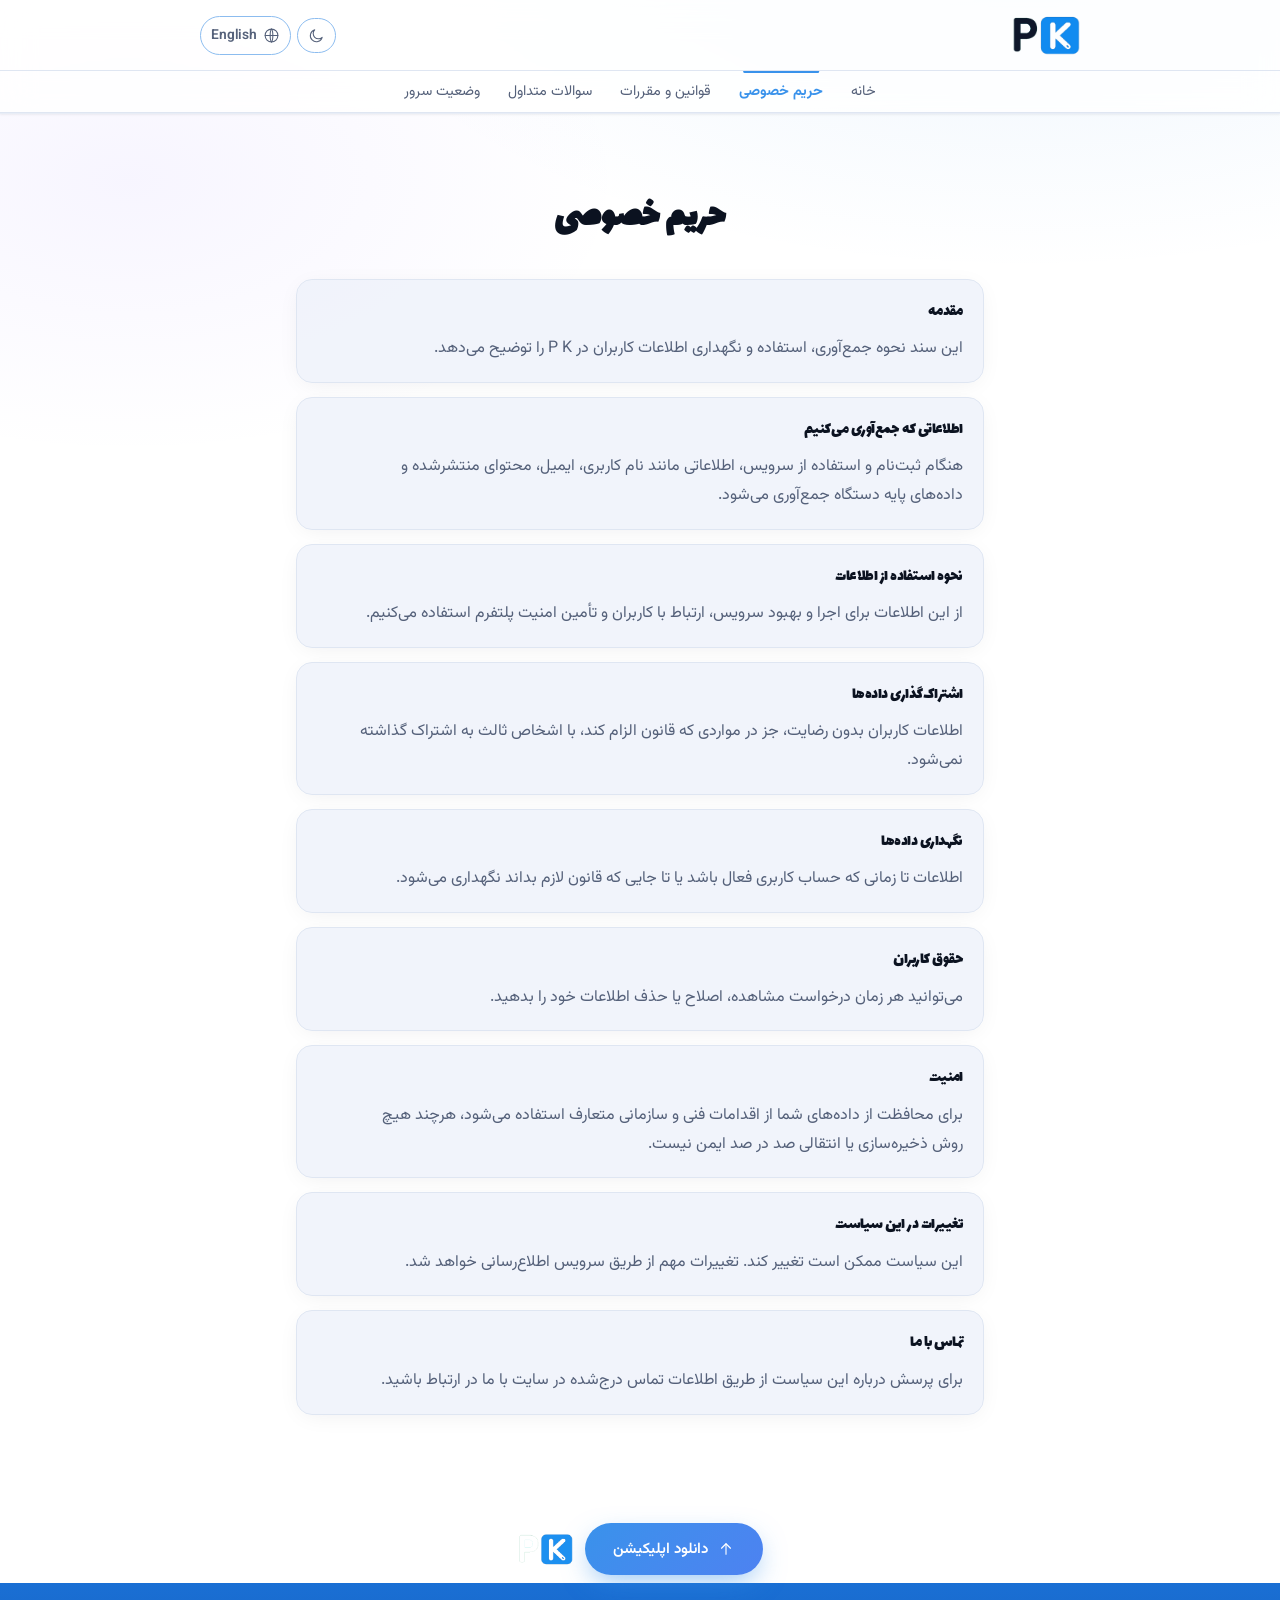
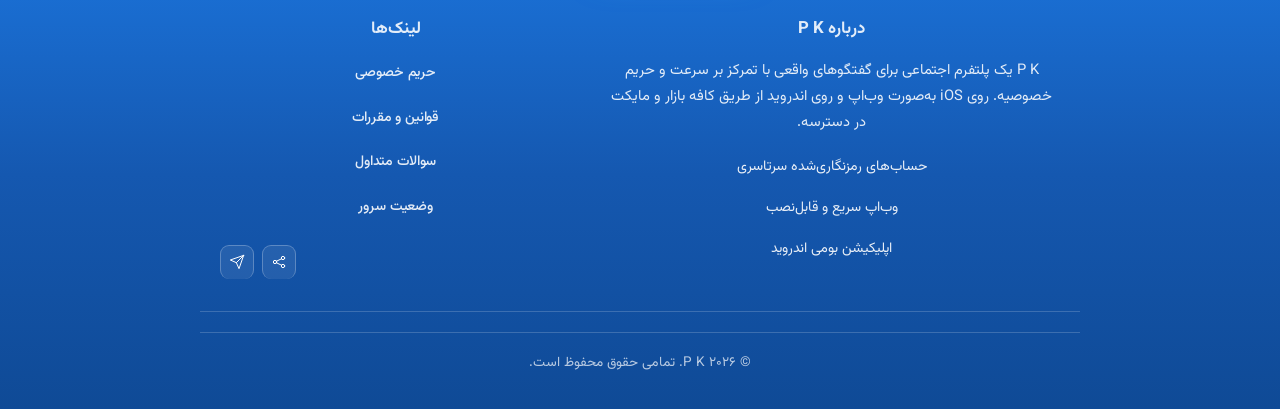
<file: pages/privacy.html>
<!DOCTYPE html>
<html lang="fa" dir="rtl">
<head>
<meta charset="UTF-8">
<meta name="viewport" content="width=device-width, initial-scale=1, viewport-fit=cover">
<title>حریم خصوصی - P K</title>
<meta name="description" content="سیاست حریم خصوصی P K">
<meta name="theme-color" content="#3992eb">
<meta property="og:site_name" content="P K">
<meta property="og:locale" content="fa_IR">
<meta name="twitter:site" content="@pksocialmedia">
<meta property="og:type" content="website">
<meta property="og:title" content="حریم خصوصی - P K">
<meta property="og:description" content="سیاست حریم خصوصی P K">
<meta name="twitter:card" content="summary">
<meta name="twitter:title" content="حریم خصوصی - P K">
<meta name="twitter:description" content="سیاست حریم خصوصی P K">
<link rel="canonical" href="https://p-k.me/privacy.html">
<meta name="keywords" content="دانلود P K, دانلود پی کی, دانلود پیامرسان P K, پی کی, PK, پیامرسان ایرانی, رسانه اجتماعی ایرانی, دانلود از کافه بازار, دانلود از مایکت, نصب P K روی آیفون, وب اپ P K, PWA">
<meta name="robots" content="index, follow">
<meta name="author" content="P K">
<link rel="preload" href="../css/style.css" as="style">
<link rel="preload" href="../css/fonts/vazirmatn-w400-49c0cc01.woff2" as="font" type="font/woff2" crossorigin>
<link rel="preload" href="../css/fonts/vazirmatn-w400-274c0402.woff2" as="font" type="font/woff2" crossorigin>
<link rel="stylesheet" href="../css/style.css">
<link rel="icon" type="image/webp" href="[data-uri]">
</head>
<body>

<canvas id="particlesBg"></canvas>
<div id="scrollProgress"></div>

<header>
  <div class="wrap header-top">
    <a href="../index.html" class="logo-mark" data-route="home" aria-label="P K">
      <img src="../assets/logo-pk-dark.png" alt="P K" class="site-logo logo-for-light" width="120" height="74" />
      <img src="../assets/logo-pk.png" alt="P K" class="site-logo logo-for-dark" width="120" height="74" />
    </a>
    <div class="header-controls">
      <button class="icon-btn" id="themeToggle" type="button" aria-label="Toggle theme">
        <svg class="icon" id="sunIcon" viewBox="0 0 24 24" fill="none" stroke="currentColor" stroke-width="1.5" stroke-linecap="round" stroke-linejoin="round"><circle cx="12" cy="12" r="4"/><path d="M12 2v2M12 20v2M4 12H2M22 12h-2M5 5l1.5 1.5M17.5 17.5L19 19M19 5l-1.5 1.5M6.5 17.5L5 19"/></svg>
        <svg class="icon hidden" id="moonIcon" viewBox="0 0 24 24" fill="none" stroke="currentColor" stroke-width="1.5" stroke-linecap="round" stroke-linejoin="round"><path d="M20 14.5A8.5 8.5 0 1 1 9.5 4a7 7 0 0 0 10.5 10.5z"/></svg>
      </button>
      <button class="icon-btn" id="langToggle" type="button">
        <svg class="icon" viewBox="0 0 24 24" fill="none" stroke="currentColor" stroke-width="1.5" stroke-linecap="round" stroke-linejoin="round"><circle cx="12" cy="12" r="9"/><path d="M3 12h18"/><path d="M12 3c2.5 2.5 2.5 15.5 0 18"/><path d="M12 3c-2.5 2.5-2.5 15.5 0 18"/></svg>
        <span class="btn-text" id="langToggleLabel">English</span>
      </button>
    </div>
  </div>
  <nav class="tabbar">
    <div class="wrap tabbar-inner">
      <a href="../index.html" class="tab" data-route="home" data-key="nav_home">Home</a>
      <a href="privacy.html" class="tab" data-route="privacy" data-key="nav_privacy">Privacy</a>
      <a href="terms.html" class="tab" data-route="terms" data-key="nav_terms">Terms</a>
      <a href="faq.html" class="tab" data-route="faq" data-key="nav_faq">FAQ</a>
      <a href="status.html" class="tab" data-route="status" data-key="nav_status">Status</a>
    </div>
  </nav>
</header>

<main>
<div id="view-privacy" class="view active legal">
    <div class="wrap">
    <h1 data-key="privacy_title">Privacy Policy</h1>
    
    <section><h2 data-key="p_intro_h">Introduction</h2><p data-key="p_intro_p">This document explains how P K collects, uses, and retains user information.</p></section>
    <section><h2 data-key="p_collect_h">Information We Collect</h2><p data-key="p_collect_p">When you sign up and use the service, we collect things like your username, email, posted content, and basic device data.</p></section>
    <section><h2 data-key="p_use_h">How We Use Information</h2><p data-key="p_use_p">We use this information to run and improve the service, talk to users, and keep the platform secure.</p></section>
    <section><h2 data-key="p_sharing_h">Data Sharing</h2><p data-key="p_sharing_p">We don't share user information with third parties without consent, except where the law requires it.</p></section>
    <section><h2 data-key="p_retention_h">Data Retention</h2><p data-key="p_retention_p">We keep information while an account stays active, or as long as the law requires.</p></section>
    <section><h2 data-key="p_rights_h">Your Rights</h2><p data-key="p_rights_p">You can ask to see, correct, or delete your information at any time.</p></section>
    <section><h2 data-key="p_security_h">Security</h2><p data-key="p_security_p">We use reasonable technical and organizational measures to protect your data, though no method of storage or transmission is fully secure.</p></section>
    <section><h2 data-key="p_changes_h">Changes to This Policy</h2><p data-key="p_changes_p">This policy may change over time. We'll announce major changes through the service.</p></section>
    <section><h2 data-key="p_contact_h">Contact</h2><p data-key="p_contact_p">For questions about this policy, use the contact details listed on the site.</p></section>
    </div>
  </div>

  <div id="view-terms" class="view legal">
    <div class="wrap">
    <h1 data-key="terms_title">Terms and Conditions</h1>
    
    <section><h2 data-key="t_accept_h">Acceptance of Terms</h2><p data-key="t_accept_p">By using P K, you agree to these Terms and Conditions.</p></section>
    <section><h2 data-key="t_eligibility_h">Eligibility</h2><p data-key="t_eligibility_p">You must meet the minimum legal age in your country to use the service.</p></section>
    <section><h2 data-key="t_accounts_h">Accounts</h2><p data-key="t_accounts_p">You're responsible for keeping your login details private and for all activity on your account.</p></section>
    <section><h2 data-key="t_use_h">Acceptable Use</h2><p data-key="t_use_p">Don't post illegal or abusive content, or content that breaks someone else's rights.</p></section>
    <section><h2 data-key="t_content_h">Content Ownership</h2><p data-key="t_content_p">You keep ownership of what you post. Posting it gives P K a license to show it on the platform.</p></section>
    <section><h2 data-key="t_termination_h">Termination</h2><p data-key="t_termination_p">P K can limit access or deactivate an account that breaks these terms.</p></section>
    <section><h2 data-key="t_disclaimers_h">Disclaimers</h2><p data-key="t_disclaimers_p">The service is provided as is, with no guarantee it will always run without errors or interruptions.</p></section>
    <section><h2 data-key="t_liability_h">Limitation of Liability</h2><p data-key="t_liability_p">P K isn't liable for indirect damages from using the service.</p></section>
    <section><h2 data-key="t_law_h">Governing Law</h2><p data-key="t_law_p">These terms follow the laws of the Islamic Republic of Iran.</p></section>
    <section><h2 data-key="t_changes_h">Changes to These Terms</h2><p data-key="t_changes_p">These terms may be updated. The new version applies from its publish date.</p></section>
    <section><h2 data-key="t_contact_h">Contact</h2><p data-key="t_contact_p">For questions about these terms, use the contact details listed on the site.</p></section>
    </div>
  </div>

  <div id="view-faq" class="view legal">
    <div class="wrap">
    <h1 data-key="faq_title">Frequently Asked Questions</h1>
    <p class="updated" data-key="faq_sub">Common questions about safety and uptime.</p>
    <section><h2 data-key="faq_q1">Is my data safe on P K?</h2><p data-key="faq_a1">Yes. Accounts are protected with end-to-end encryption and blockchain-based verification.</p></section>
    <section><h2 data-key="faq_q2">What happens if the service goes down?</h2><p data-key="faq_a2">You can check live status anytime from the Status tab at the top of the page.</p></section>
    <section><h2 data-key="faq_q3">Is it safe to download from Cafe Bazaar or Myket?</h2><p data-key="faq_a3">Yes, both are distributed directly through the official Cafe Bazaar and Myket apps.</p></section>
    <section><h2 data-key="faq_q4">Does the PWA update automatically?</h2><p data-key="faq_a4">Yes. The web app loads the latest version every time you open it, no manual update needed.</p></section>
    <section><h2 data-key="faq_q5">How do I report a security issue?</h2><p data-key="faq_a5">Use the contact details listed on the Privacy Policy page to reach the P K team.</p></section>
    </div>
  </div>

  <div id="view-status" class="view legal">
    <div class="wrap">
    <h1 data-key="status_title">Server Status</h1>
    <p class="updated" data-key="status_sub">Live status for P K's core services.</p>
    <div class="status-list">
      <div class="status-row"><span class="status-name"><span class="status-dot ok"></span><span data-key="status_item_web">Website (p-k.me)</span></span><span class="status-right"><span class="status-uptime" data-key="status_uptime">97.9% uptime</span><span class="status-state ok" data-key="status_state">Operational</span></span></div>
      <div class="status-row"><span class="status-name"><span class="status-dot ok"></span><span data-key="status_item_dl">Download servers (Bazaar / Myket)</span></span><span class="status-state ok" data-key="status_state">Operational</span></div>
      <div class="status-row"><span class="status-name"><span class="status-dot ok"></span><span data-key="status_item_app">Web app (PWA)</span></span><span class="status-state ok" data-key="status_state">Operational</span></div>
    </div>
    </div>
  </div>

</main>

<footer>
  <div class="footer-cta wrap">
    <button class="footer-dl-btn" id="footerDownloadBtn" type="button">
      <svg class="icon" viewBox="0 0 24 24" fill="none" stroke="currentColor" stroke-width="1.5" stroke-linecap="round" stroke-linejoin="round"><path d="M12 19V5"/><path d="M6 11l6-6 6 6"/></svg>
      <span data-key="footer_download_cta">Download the app</span>
    </button>
    <a href="../index.html" class="footer-logo-link" aria-label="P K"><img src="../assets/logo-pk.png" alt="P K" class="footer-logo-img" width="100" height="62" /></a>
  </div>
  <div class="footer-panel">
    <div class="wrap footer-panel-grid">
      <div class="footer-about">
        <h3 data-key="footer_about_h">About P K</h3>
        <p data-key="footer_about_p">P K is a social platform built for speed, privacy, and real conversations. Available on iOS as a web app, and on Android through Cafe Bazaar and Myket.</p>
        <ul class="footer-feature-list">
          <li data-key="footer_feat1">End-to-end encrypted accounts</li>
          <li data-key="footer_feat2">Fast, installable web app</li>
          <li data-key="footer_feat3">Native Android apps</li>
        </ul>
      </div>
      <div class="footer-links-col">
        <h3 data-key="footer_links_h">Links</h3>
        <div class="footer-links">
          <a href="privacy.html" data-route="privacy" data-key="nav_privacy">Privacy</a>
          <a href="terms.html" data-route="terms" data-key="nav_terms">Terms</a>
          <a href="faq.html" data-route="faq" data-key="nav_faq">FAQ</a>
          <a href="status.html" data-route="status" data-key="nav_status">Status</a>
        </div>
        <div class="social-row">
          <a href="https://t.me/pksocialmedia" class="social-icon" aria-label="Telegram" rel="noopener" target="_blank"><svg viewBox="0 0 24 24" fill="none" stroke="currentColor" stroke-width="1.5" stroke-linecap="round" stroke-linejoin="round"><path d="M22 2L11 13"/><path d="M22 2l-7 20-4-9-9-4 20-7z"/></svg></a>
          <a href="https://p-k.me" class="social-icon" aria-label="Website" rel="noopener" target="_blank"><svg viewBox="0 0 24 24" fill="none" stroke="currentColor" stroke-width="1.5" stroke-linecap="round" stroke-linejoin="round"><circle cx="6" cy="12" r="2.5"/><circle cx="18" cy="6" r="2.5"/><circle cx="18" cy="18" r="2.5"/><path d="M8.2 10.8L15.8 7.2M8.2 13.2l7.6 3.6"/></svg></a>
        </div>
      </div>
    </div>
    <div class="wrap footer-bottom">
      <span class="copyright" data-key="footer_copy">© 2026 P K. All rights reserved.</span>
    </div>
  </div>
</footer>

<div class="modal-backdrop" id="iosModal">
  <div class="modal" role="dialog" aria-modal="true" aria-labelledby="iosModalTitle">
    <div class="modal-head">
      <h2 id="iosModalTitle" data-key="modal_title">Install on iOS</h2>
      <button class="modal-close" id="iosModalClose" type="button" aria-label="Close"><svg class="icon" viewBox="0 0 24 24" fill="none" stroke="currentColor" stroke-width="1.5" stroke-linecap="round" stroke-linejoin="round"><path d="M6 6l12 12"/><path d="M18 6l-12 12"/></svg></button>
    </div>
    <ol>
      <li data-key="modal_step1">Open P K in Safari.</li>
      <li data-key="modal_step2">Tap the Share icon in the toolbar.</li>
      <li data-key="modal_step3">Select Add to Home Screen.</li>
      <li data-key="modal_step4">Tap Add to confirm.</li>
    </ol>
    <a class="modal-enter-btn" id="modalEnterSite" href="https://p-k.me" target="_blank" rel="noopener" data-key="modal_enter_site">Go to the site</a>
  </div>
</div>

<script>
/*! QRious v4.0.2 | (C) 2017 Alasdair Mercer | GPL v3 License
Based on jsqrencode | (C) 2010 tz@execpc.com | GPL v3 License
*/
!function(t,e){"object"==typeof exports&&"undefined"!=typeof module?module.exports=e():"function"==typeof define&&define.amd?define(e):t.QRious=e()}(this,function(){"use strict";function t(t,e){var n;return"function"==typeof Object.create?n=Object.create(t):(s.prototype=t,n=new s,s.prototype=null),e&&i(!0,n,e),n}function e(e,n,s,r){var o=this;return"string"!=typeof e&&(r=s,s=n,n=e,e=null),"function"!=typeof n&&(r=s,s=n,n=function(){return o.apply(this,arguments)}),i(!1,n,o,r),n.prototype=t(o.prototype,s),n.prototype.constructor=n,n.class_=e||o.class_,n.super_=o,n}function i(t,e,i){for(var n,s,a=0,h=(i=o.call(arguments,2)).length;a<h;a++){s=i[a];for(n in s)t&&!r.call(s,n)||(e[n]=s[n])}}function n(){}var s=function(){},r=Object.prototype.hasOwnProperty,o=Array.prototype.slice,a=e;n.class_="Nevis",n.super_=Object,n.extend=a;var h=n,f=h.extend(function(t,e,i){this.qrious=t,this.element=e,this.element.qrious=t,this.enabled=Boolean(i)},{draw:function(t){},getElement:function(){return this.enabled||(this.enabled=!0,this.render()),this.element},getModuleSize:function(t){var e=this.qrious,i=e.padding||0,n=Math.floor((e.size-2*i)/t.width);return Math.max(1,n)},getOffset:function(t){var e=this.qrious,i=e.padding;if(null!=i)return i;var n=this.getModuleSize(t),s=Math.floor((e.size-n*t.width)/2);return Math.max(0,s)},render:function(t){this.enabled&&(this.resize(),this.reset(),this.draw(t))},reset:function(){},resize:function(){}}),c=f.extend({draw:function(t){var e,i,n=this.qrious,s=this.getModuleSize(t),r=this.getOffset(t),o=this.element.getContext("2d");for(o.fillStyle=n.foreground,o.globalAlpha=n.foregroundAlpha,e=0;e<t.width;e++)for(i=0;i<t.width;i++)t.buffer[i*t.width+e]&&o.fillRect(s*e+r,s*i+r,s,s)},reset:function(){var t=this.qrious,e=this.element.getContext("2d"),i=t.size;e.lineWidth=1,e.clearRect(0,0,i,i),e.fillStyle=t.background,e.globalAlpha=t.backgroundAlpha,e.fillRect(0,0,i,i)},resize:function(){var t=this.element;t.width=t.height=this.qrious.size}}),u=h.extend(null,{BLOCK:[0,11,15,19,23,27,31,16,18,20,22,24,26,28,20,22,24,24,26,28,28,22,24,24,26,26,28,28,24,24,26,26,26,28,28,24,26,26,26,28,28]}),l=h.extend(null,{BLOCKS:[1,0,19,7,1,0,16,10,1,0,13,13,1,0,9,17,1,0,34,10,1,0,28,16,1,0,22,22,1,0,16,28,1,0,55,15,1,0,44,26,2,0,17,18,2,0,13,22,1,0,80,20,2,0,32,18,2,0,24,26,4,0,9,16,1,0,108,26,2,0,43,24,2,2,15,18,2,2,11,22,2,0,68,18,4,0,27,16,4,0,19,24,4,0,15,28,2,0,78,20,4,0,31,18,2,4,14,18,4,1,13,26,2,0,97,24,2,2,38,22,4,2,18,22,4,2,14,26,2,0,116,30,3,2,36,22,4,4,16,20,4,4,12,24,2,2,68,18,4,1,43,26,6,2,19,24,6,2,15,28,4,0,81,20,1,4,50,30,4,4,22,28,3,8,12,24,2,2,92,24,6,2,36,22,4,6,20,26,7,4,14,28,4,0,107,26,8,1,37,22,8,4,20,24,12,4,11,22,3,1,115,30,4,5,40,24,11,5,16,20,11,5,12,24,5,1,87,22,5,5,41,24,5,7,24,30,11,7,12,24,5,1,98,24,7,3,45,28,15,2,19,24,3,13,15,30,1,5,107,28,10,1,46,28,1,15,22,28,2,17,14,28,5,1,120,30,9,4,43,26,17,1,22,28,2,19,14,28,3,4,113,28,3,11,44,26,17,4,21,26,9,16,13,26,3,5,107,28,3,13,41,26,15,5,24,30,15,10,15,28,4,4,116,28,17,0,42,26,17,6,22,28,19,6,16,30,2,7,111,28,17,0,46,28,7,16,24,30,34,0,13,24,4,5,121,30,4,14,47,28,11,14,24,30,16,14,15,30,6,4,117,30,6,14,45,28,11,16,24,30,30,2,16,30,8,4,106,26,8,13,47,28,7,22,24,30,22,13,15,30,10,2,114,28,19,4,46,28,28,6,22,28,33,4,16,30,8,4,122,30,22,3,45,28,8,26,23,30,12,28,15,30,3,10,117,30,3,23,45,28,4,31,24,30,11,31,15,30,7,7,116,30,21,7,45,28,1,37,23,30,19,26,15,30,5,10,115,30,19,10,47,28,15,25,24,30,23,25,15,30,13,3,115,30,2,29,46,28,42,1,24,30,23,28,15,30,17,0,115,30,10,23,46,28,10,35,24,30,19,35,15,30,17,1,115,30,14,21,46,28,29,19,24,30,11,46,15,30,13,6,115,30,14,23,46,28,44,7,24,30,59,1,16,30,12,7,121,30,12,26,47,28,39,14,24,30,22,41,15,30,6,14,121,30,6,34,47,28,46,10,24,30,2,64,15,30,17,4,122,30,29,14,46,28,49,10,24,30,24,46,15,30,4,18,122,30,13,32,46,28,48,14,24,30,42,32,15,30,20,4,117,30,40,7,47,28,43,22,24,30,10,67,15,30,19,6,118,30,18,31,47,28,34,34,24,30,20,61,15,30],FINAL_FORMAT:[30660,29427,32170,30877,26159,25368,27713,26998,21522,20773,24188,23371,17913,16590,20375,19104,13663,12392,16177,14854,9396,8579,11994,11245,5769,5054,7399,6608,1890,597,3340,2107],LEVELS:{L:1,M:2,Q:3,H:4}}),_=h.extend(null,{EXPONENT:[1,2,4,8,16,32,64,128,29,58,116,232,205,135,19,38,76,152,45,90,180,117,234,201,143,3,6,12,24,48,96,192,157,39,78,156,37,74,148,53,106,212,181,119,238,193,159,35,70,140,5,10,20,40,80,160,93,186,105,210,185,111,222,161,95,190,97,194,153,47,94,188,101,202,137,15,30,60,120,240,253,231,211,187,107,214,177,127,254,225,223,163,91,182,113,226,217,175,67,134,17,34,68,136,13,26,52,104,208,189,103,206,129,31,62,124,248,237,199,147,59,118,236,197,151,51,102,204,133,23,46,92,184,109,218,169,79,158,33,66,132,21,42,84,168,77,154,41,82,164,85,170,73,146,57,114,228,213,183,115,230,209,191,99,198,145,63,126,252,229,215,179,123,246,241,255,227,219,171,75,150,49,98,196,149,55,110,220,165,87,174,65,130,25,50,100,200,141,7,14,28,56,112,224,221,167,83,166,81,162,89,178,121,242,249,239,195,155,43,86,172,69,138,9,18,36,72,144,61,122,244,245,247,243,251,235,203,139,11,22,44,88,176,125,250,233,207,131,27,54,108,216,173,71,142,0],LOG:[255,0,1,25,2,50,26,198,3,223,51,238,27,104,199,75,4,100,224,14,52,141,239,129,28,193,105,248,200,8,76,113,5,138,101,47,225,36,15,33,53,147,142,218,240,18,130,69,29,181,194,125,106,39,249,185,201,154,9,120,77,228,114,166,6,191,139,98,102,221,48,253,226,152,37,179,16,145,34,136,54,208,148,206,143,150,219,189,241,210,19,92,131,56,70,64,30,66,182,163,195,72,126,110,107,58,40,84,250,133,186,61,202,94,155,159,10,21,121,43,78,212,229,172,115,243,167,87,7,112,192,247,140,128,99,13,103,74,222,237,49,197,254,24,227,165,153,119,38,184,180,124,17,68,146,217,35,32,137,46,55,63,209,91,149,188,207,205,144,135,151,178,220,252,190,97,242,86,211,171,20,42,93,158,132,60,57,83,71,109,65,162,31,45,67,216,183,123,164,118,196,23,73,236,127,12,111,246,108,161,59,82,41,157,85,170,251,96,134,177,187,204,62,90,203,89,95,176,156,169,160,81,11,245,22,235,122,117,44,215,79,174,213,233,230,231,173,232,116,214,244,234,168,80,88,175]}),d=h.extend(null,{BLOCK:[3220,1468,2713,1235,3062,1890,2119,1549,2344,2936,1117,2583,1330,2470,1667,2249,2028,3780,481,4011,142,3098,831,3445,592,2517,1776,2234,1951,2827,1070,2660,1345,3177]}),v=h.extend(function(t){var e,i,n,s,r,o=t.value.length;for(this._badness=[],this._level=l.LEVELS[t.level],this._polynomial=[],this._value=t.value,this._version=0,this._stringBuffer=[];this._version<40&&(this._version++,n=4*(this._level-1)+16*(this._version-1),s=l.BLOCKS[n++],r=l.BLOCKS[n++],e=l.BLOCKS[n++],i=l.BLOCKS[n],n=e*(s+r)+r-3+(this._version<=9),!(o<=n)););this._dataBlock=e,this._eccBlock=i,this._neccBlock1=s,this._neccBlock2=r;var a=this.width=17+4*this._version;this.buffer=v._createArray(a*a),this._ecc=v._createArray(e+(e+i)*(s+r)+r),this._mask=v._createArray((a*(a+1)+1)/2),this._insertFinders(),this._insertAlignments(),this.buffer[8+a*(a-8)]=1,this._insertTimingGap(),this._reverseMask(),this._insertTimingRowAndColumn(),this._insertVersion(),this._syncMask(),this._convertBitStream(o),this._calculatePolynomial(),this._appendEccToData(),this._interleaveBlocks(),this._pack(),this._finish()},{_addAlignment:function(t,e){var i,n=this.buffer,s=this.width;for(n[t+s*e]=1,i=-2;i<2;i++)n[t+i+s*(e-2)]=1,n[t-2+s*(e+i+1)]=1,n[t+2+s*(e+i)]=1,n[t+i+1+s*(e+2)]=1;for(i=0;i<2;i++)this._setMask(t-1,e+i),this._setMask(t+1,e-i),this._setMask(t-i,e-1),this._setMask(t+i,e+1)},_appendData:function(t,e,i,n){var s,r,o,a=this._polynomial,h=this._stringBuffer;for(r=0;r<n;r++)h[i+r]=0;for(r=0;r<e;r++){if(255!==(s=_.LOG[h[t+r]^h[i]]))for(o=1;o<n;o++)h[i+o-1]=h[i+o]^_.EXPONENT[v._modN(s+a[n-o])];else for(o=i;o<i+n;o++)h[o]=h[o+1];h[i+n-1]=255===s?0:_.EXPONENT[v._modN(s+a[0])]}},_appendEccToData:function(){var t,e=0,i=this._dataBlock,n=this._calculateMaxLength(),s=this._eccBlock;for(t=0;t<this._neccBlock1;t++)this._appendData(e,i,n,s),e+=i,n+=s;for(t=0;t<this._neccBlock2;t++)this._appendData(e,i+1,n,s),e+=i+1,n+=s},_applyMask:function(t){var e,i,n,s,r=this.buffer,o=this.width;switch(t){case 0:for(s=0;s<o;s++)for(n=0;n<o;n++)n+s&1||this._isMasked(n,s)||(r[n+s*o]^=1);break;case 1:for(s=0;s<o;s++)for(n=0;n<o;n++)1&s||this._isMasked(n,s)||(r[n+s*o]^=1);break;case 2:for(s=0;s<o;s++)for(e=0,n=0;n<o;n++,e++)3===e&&(e=0),e||this._isMasked(n,s)||(r[n+s*o]^=1);break;case 3:for(i=0,s=0;s<o;s++,i++)for(3===i&&(i=0),e=i,n=0;n<o;n++,e++)3===e&&(e=0),e||this._isMasked(n,s)||(r[n+s*o]^=1);break;case 4:for(s=0;s<o;s++)for(e=0,i=s>>1&1,n=0;n<o;n++,e++)3===e&&(e=0,i=!i),i||this._isMasked(n,s)||(r[n+s*o]^=1);break;case 5:for(i=0,s=0;s<o;s++,i++)for(3===i&&(i=0),e=0,n=0;n<o;n++,e++)3===e&&(e=0),(n&s&1)+!(!e|!i)||this._isMasked(n,s)||(r[n+s*o]^=1);break;case 6:for(i=0,s=0;s<o;s++,i++)for(3===i&&(i=0),e=0,n=0;n<o;n++,e++)3===e&&(e=0),(n&s&1)+(e&&e===i)&1||this._isMasked(n,s)||(r[n+s*o]^=1);break;case 7:for(i=0,s=0;s<o;s++,i++)for(3===i&&(i=0),e=0,n=0;n<o;n++,e++)3===e&&(e=0),(e&&e===i)+(n+s&1)&1||this._isMasked(n,s)||(r[n+s*o]^=1)}},_calculateMaxLength:function(){return this._dataBlock*(this._neccBlock1+this._neccBlock2)+this._neccBlock2},_calculatePolynomial:function(){var t,e,i=this._eccBlock,n=this._polynomial;for(n[0]=1,t=0;t<i;t++){for(n[t+1]=1,e=t;e>0;e--)n[e]=n[e]?n[e-1]^_.EXPONENT[v._modN(_.LOG[n[e]]+t)]:n[e-1];n[0]=_.EXPONENT[v._modN(_.LOG[n[0]]+t)]}for(t=0;t<=i;t++)n[t]=_.LOG[n[t]]},_checkBadness:function(){var t,e,i,n,s,r=0,o=this._badness,a=this.buffer,h=this.width;for(s=0;s<h-1;s++)for(n=0;n<h-1;n++)(a[n+h*s]&&a[n+1+h*s]&&a[n+h*(s+1)]&&a[n+1+h*(s+1)]||!(a[n+h*s]||a[n+1+h*s]||a[n+h*(s+1)]||a[n+1+h*(s+1)]))&&(r+=v.N2);var f=0;for(s=0;s<h;s++){for(i=0,o[0]=0,t=0,n=0;n<h;n++)t===(e=a[n+h*s])?o[i]++:o[++i]=1,f+=(t=e)?1:-1;r+=this._getBadness(i)}f<0&&(f=-f);var c=0,u=f;for(u+=u<<2,u<<=1;u>h*h;)u-=h*h,c++;for(r+=c*v.N4,n=0;n<h;n++){for(i=0,o[0]=0,t=0,s=0;s<h;s++)t===(e=a[n+h*s])?o[i]++:o[++i]=1,t=e;r+=this._getBadness(i)}return r},_convertBitStream:function(t){var e,i,n=this._ecc,s=this._version;for(i=0;i<t;i++)n[i]=this._value.charCodeAt(i);var r=this._stringBuffer=n.slice(),o=this._calculateMaxLength();t>=o-2&&(t=o-2,s>9&&t--);var a=t;if(s>9){for(r[a+2]=0,r[a+3]=0;a--;)e=r[a],r[a+3]|=255&e<<4,r[a+2]=e>>4;r[2]|=255&t<<4,r[1]=t>>4,r[0]=64|t>>12}else{for(r[a+1]=0,r[a+2]=0;a--;)e=r[a],r[a+2]|=255&e<<4,r[a+1]=e>>4;r[1]|=255&t<<4,r[0]=64|t>>4}for(a=t+3-(s<10);a<o;)r[a++]=236,r[a++]=17},_getBadness:function(t){var e,i=0,n=this._badness;for(e=0;e<=t;e++)n[e]>=5&&(i+=v.N1+n[e]-5);for(e=3;e<t-1;e+=2)n[e-2]===n[e+2]&&n[e+2]===n[e-1]&&n[e-1]===n[e+1]&&3*n[e-1]===n[e]&&(0===n[e-3]||e+3>t||3*n[e-3]>=4*n[e]||3*n[e+3]>=4*n[e])&&(i+=v.N3);return i},_finish:function(){this._stringBuffer=this.buffer.slice();var t,e,i=0,n=3e4;for(e=0;e<8&&(this._applyMask(e),(t=this._checkBadness())<n&&(n=t,i=e),7!==i);e++)this.buffer=this._stringBuffer.slice();i!==e&&this._applyMask(i),n=l.FINAL_FORMAT[i+(this._level-1<<3)];var s=this.buffer,r=this.width;for(e=0;e<8;e++,n>>=1)1&n&&(s[r-1-e+8*r]=1,e<6?s[8+r*e]=1:s[8+r*(e+1)]=1);for(e=0;e<7;e++,n>>=1)1&n&&(s[8+r*(r-7+e)]=1,e?s[6-e+8*r]=1:s[7+8*r]=1)},_interleaveBlocks:function(){var t,e,i=this._dataBlock,n=this._ecc,s=this._eccBlock,r=0,o=this._calculateMaxLength(),a=this._neccBlock1,h=this._neccBlock2,f=this._stringBuffer;for(t=0;t<i;t++){for(e=0;e<a;e++)n[r++]=f[t+e*i];for(e=0;e<h;e++)n[r++]=f[a*i+t+e*(i+1)]}for(e=0;e<h;e++)n[r++]=f[a*i+t+e*(i+1)];for(t=0;t<s;t++)for(e=0;e<a+h;e++)n[r++]=f[o+t+e*s];this._stringBuffer=n},_insertAlignments:function(){var t,e,i,n=this._version,s=this.width;if(n>1)for(t=u.BLOCK[n],i=s-7;;){for(e=s-7;e>t-3&&(this._addAlignment(e,i),!(e<t));)e-=t;if(i<=t+9)break;i-=t,this._addAlignment(6,i),this._addAlignment(i,6)}},_insertFinders:function(){var t,e,i,n,s=this.buffer,r=this.width;for(t=0;t<3;t++){for(e=0,n=0,1===t&&(e=r-7),2===t&&(n=r-7),s[n+3+r*(e+3)]=1,i=0;i<6;i++)s[n+i+r*e]=1,s[n+r*(e+i+1)]=1,s[n+6+r*(e+i)]=1,s[n+i+1+r*(e+6)]=1;for(i=1;i<5;i++)this._setMask(n+i,e+1),this._setMask(n+1,e+i+1),this._setMask(n+5,e+i),this._setMask(n+i+1,e+5);for(i=2;i<4;i++)s[n+i+r*(e+2)]=1,s[n+2+r*(e+i+1)]=1,s[n+4+r*(e+i)]=1,s[n+i+1+r*(e+4)]=1}},_insertTimingGap:function(){var t,e,i=this.width;for(e=0;e<7;e++)this._setMask(7,e),this._setMask(i-8,e),this._setMask(7,e+i-7);for(t=0;t<8;t++)this._setMask(t,7),this._setMask(t+i-8,7),this._setMask(t,i-8)},_insertTimingRowAndColumn:function(){var t,e=this.buffer,i=this.width;for(t=0;t<i-14;t++)1&t?(this._setMask(8+t,6),this._setMask(6,8+t)):(e[8+t+6*i]=1,e[6+i*(8+t)]=1)},_insertVersion:function(){var t,e,i,n,s=this.buffer,r=this._version,o=this.width;if(r>6)for(t=d.BLOCK[r-7],e=17,i=0;i<6;i++)for(n=0;n<3;n++,e--)1&(e>11?r>>e-12:t>>e)?(s[5-i+o*(2-n+o-11)]=1,s[2-n+o-11+o*(5-i)]=1):(this._setMask(5-i,2-n+o-11),this._setMask(2-n+o-11,5-i))},_isMasked:function(t,e){var i=v._getMaskBit(t,e);return 1===this._mask[i]},_pack:function(){var t,e,i,n=1,s=1,r=this.width,o=r-1,a=r-1,h=(this._dataBlock+this._eccBlock)*(this._neccBlock1+this._neccBlock2)+this._neccBlock2;for(e=0;e<h;e++)for(t=this._stringBuffer[e],i=0;i<8;i++,t<<=1){128&t&&(this.buffer[o+r*a]=1);do{s?o--:(o++,n?0!==a?a--:(n=!n,6===(o-=2)&&(o--,a=9)):a!==r-1?a++:(n=!n,6===(o-=2)&&(o--,a-=8))),s=!s}while(this._isMasked(o,a))}},_reverseMask:function(){var t,e,i=this.width;for(t=0;t<9;t++)this._setMask(t,8);for(t=0;t<8;t++)this._setMask(t+i-8,8),this._setMask(8,t);for(e=0;e<7;e++)this._setMask(8,e+i-7)},_setMask:function(t,e){var i=v._getMaskBit(t,e);this._mask[i]=1},_syncMask:function(){var t,e,i=this.width;for(e=0;e<i;e++)for(t=0;t<=e;t++)this.buffer[t+i*e]&&this._setMask(t,e)}},{_createArray:function(t){var e,i=[];for(e=0;e<t;e++)i[e]=0;return i},_getMaskBit:function(t,e){var i;return t>e&&(i=t,t=e,e=i),i=e,i+=e*e,i>>=1,i+=t},_modN:function(t){for(;t>=255;)t=((t-=255)>>8)+(255&t);return t},N1:3,N2:3,N3:40,N4:10}),p=v,m=f.extend({draw:function(){this.element.src=this.qrious.toDataURL()},reset:function(){this.element.src=""},resize:function(){var t=this.element;t.width=t.height=this.qrious.size}}),g=h.extend(function(t,e,i,n){this.name=t,this.modifiable=Boolean(e),this.defaultValue=i,this._valueTransformer=n},{transform:function(t){var e=this._valueTransformer;return"function"==typeof e?e(t,this):t}}),k=h.extend(null,{abs:function(t){return null!=t?Math.abs(t):null},hasOwn:function(t,e){return Object.prototype.hasOwnProperty.call(t,e)},noop:function(){},toUpperCase:function(t){return null!=t?t.toUpperCase():null}}),w=h.extend(function(t){this.options={},t.forEach(function(t){this.options[t.name]=t},this)},{exists:function(t){return null!=this.options[t]},get:function(t,e){return w._get(this.options[t],e)},getAll:function(t){var e,i=this.options,n={};for(e in i)k.hasOwn(i,e)&&(n[e]=w._get(i[e],t));return n},init:function(t,e,i){"function"!=typeof i&&(i=k.noop);var n,s;for(n in this.options)k.hasOwn(this.options,n)&&(s=this.options[n],w._set(s,s.defaultValue,e),w._createAccessor(s,e,i));this._setAll(t,e,!0)},set:function(t,e,i){return this._set(t,e,i)},setAll:function(t,e){return this._setAll(t,e)},_set:function(t,e,i,n){var s=this.options[t];if(!s)throw new Error("Invalid option: "+t);if(!s.modifiable&&!n)throw new Error("Option cannot be modified: "+t);return w._set(s,e,i)},_setAll:function(t,e,i){if(!t)return!1;var n,s=!1;for(n in t)k.hasOwn(t,n)&&this._set(n,t[n],e,i)&&(s=!0);return s}},{_createAccessor:function(t,e,i){var n={get:function(){return w._get(t,e)}};t.modifiable&&(n.set=function(n){w._set(t,n,e)&&i(n,t)}),Object.defineProperty(e,t.name,n)},_get:function(t,e){return e["_"+t.name]},_set:function(t,e,i){var n="_"+t.name,s=i[n],r=t.transform(null!=e?e:t.defaultValue);return i[n]=r,r!==s}}),M=w,b=h.extend(function(){this._services={}},{getService:function(t){var e=this._services[t];if(!e)throw new Error("Service is not being managed with name: "+t);return e},setService:function(t,e){if(this._services[t])throw new Error("Service is already managed with name: "+t);e&&(this._services[t]=e)}}),B=new M([new g("background",!0,"white"),new g("backgroundAlpha",!0,1,k.abs),new g("element"),new g("foreground",!0,"black"),new g("foregroundAlpha",!0,1,k.abs),new g("level",!0,"L",k.toUpperCase),new g("mime",!0,"image/png"),new g("padding",!0,null,k.abs),new g("size",!0,100,k.abs),new g("value",!0,"")]),y=new b,O=h.extend(function(t){B.init(t,this,this.update.bind(this));var e=B.get("element",this),i=y.getService("element"),n=e&&i.isCanvas(e)?e:i.createCanvas(),s=e&&i.isImage(e)?e:i.createImage();this._canvasRenderer=new c(this,n,!0),this._imageRenderer=new m(this,s,s===e),this.update()},{get:function(){return B.getAll(this)},set:function(t){B.setAll(t,this)&&this.update()},toDataURL:function(t){return this.canvas.toDataURL(t||this.mime)},update:function(){var t=new p({level:this.level,value:this.value});this._canvasRenderer.render(t),this._imageRenderer.render(t)}},{use:function(t){y.setService(t.getName(),t)}});Object.defineProperties(O.prototype,{canvas:{get:function(){return this._canvasRenderer.getElement()}},image:{get:function(){return this._imageRenderer.getElement()}}});var A=O,L=h.extend({getName:function(){}}).extend({createCanvas:function(){},createImage:function(){},getName:function(){return"element"},isCanvas:function(t){},isImage:function(t){}}).extend({createCanvas:function(){return document.createElement("canvas")},createImage:function(){return document.createElement("img")},isCanvas:function(t){return t instanceof HTMLCanvasElement},isImage:function(t){return t instanceof HTMLImageElement}});return A.use(new L),A});

//# sourceMappingURL=qrious.min.js.map
</script>


</body>
</html>
</main>



<div class="modal-backdrop" id="iosModal">
  <div class="modal" role="dialog" aria-modal="true" aria-labelledby="iosModalTitle">
    <div class="modal-head">
      <h2 id="iosModalTitle" data-key="modal_title">Install on iOS</h2>
      <button class="modal-close" id="iosModalClose" type="button" aria-label="Close"><svg class="icon" viewBox="0 0 24 24" fill="none" stroke="currentColor" stroke-width="1.5" stroke-linecap="round" stroke-linejoin="round"><path d="M6 6l12 12"/><path d="M18 6l-12 12"/></svg></button>
    </div>
    <ol>
      <li data-key="modal_step1">Open P K in Safari.</li>
      <li data-key="modal_step2">Tap the Share icon in the toolbar.</li>
      <li data-key="modal_step3">Select Add to Home Screen.</li>
      <li data-key="modal_step4">Tap Add to confirm.</li>
    </ol>
    <a class="modal-enter-btn" id="modalEnterSite" href="https://p-k.me" target="_blank" rel="noopener" data-key="modal_enter_site">Go to the site</a>
  </div>

<script src="../js/qrious.min.js"></script>
<script src="../js/app.js"></script>

</body>
</html>
</file>
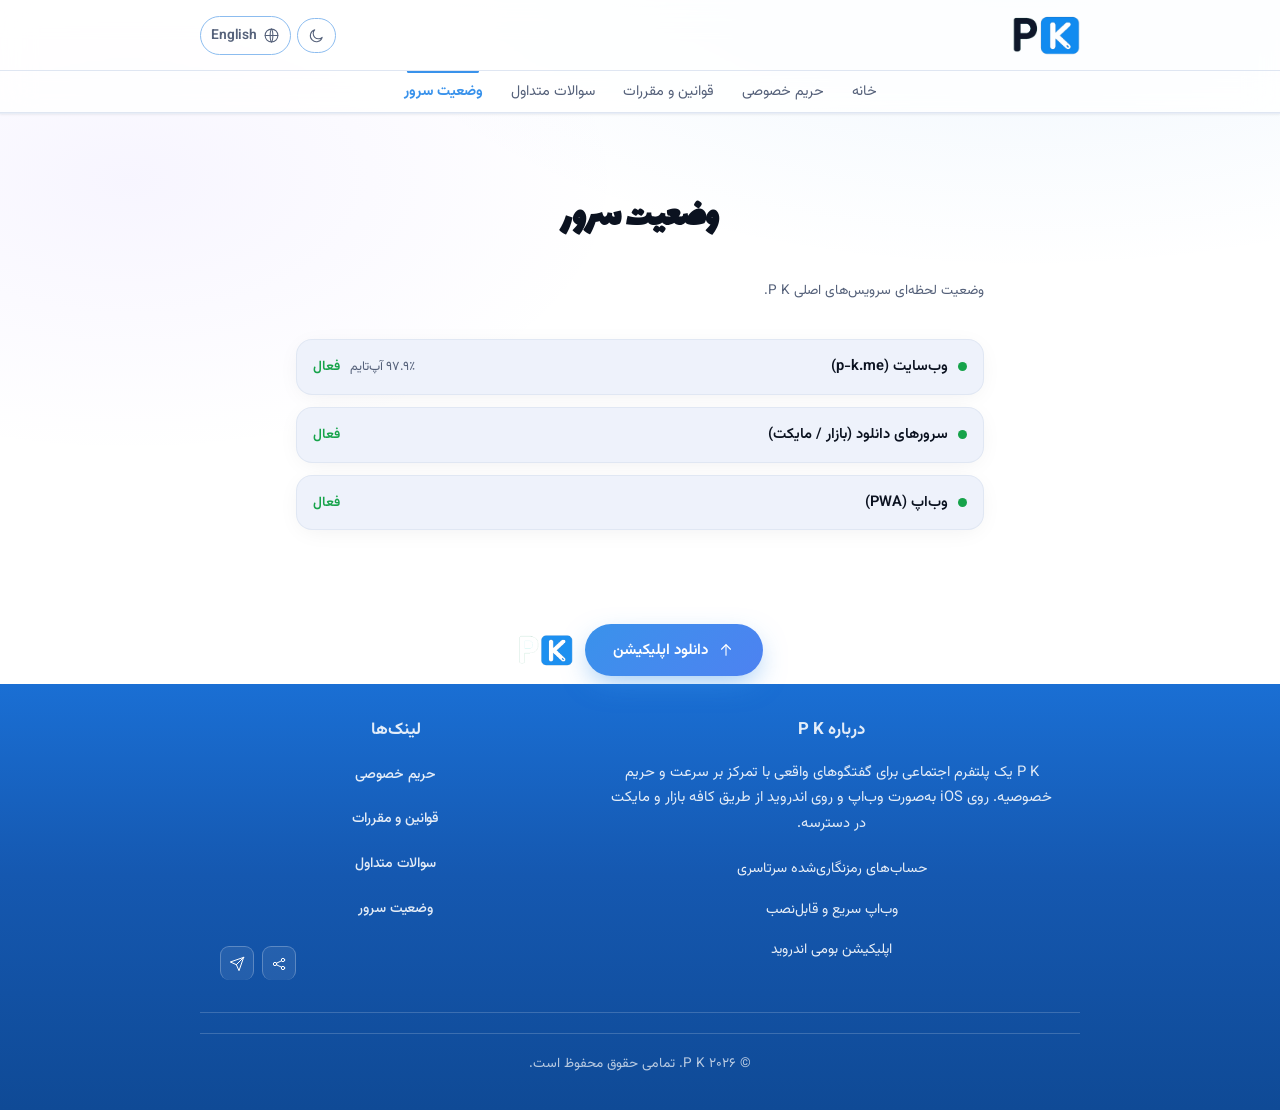
<file: pages/status.html>
<!DOCTYPE html>
<html lang="fa" dir="rtl">
<head>
<meta charset="UTF-8">
<meta name="viewport" content="width=device-width, initial-scale=1, viewport-fit=cover">
<title>وضعیت سرور - P K</title>
<meta name="description" content="وضعیت لحظه‌ای سرورهای P K">
<meta name="theme-color" content="#3992eb">
<meta property="og:site_name" content="P K">
<meta property="og:locale" content="fa_IR">
<meta name="twitter:site" content="@pksocialmedia">
<meta property="og:type" content="website">
<meta property="og:title" content="وضعیت سرور - P K">
<meta property="og:description" content="وضعیت لحظه‌ای سرورهای P K">
<meta name="twitter:card" content="summary">
<meta name="twitter:title" content="وضعیت سرور - P K">
<meta name="twitter:description" content="وضعیت لحظه‌ای سرورهای P K">
<link rel="canonical" href="https://p-k.me/status.html">
<meta name="keywords" content="دانلود P K, دانلود پی کی, دانلود پیامرسان P K, پی کی, PK, پیامرسان ایرانی, رسانه اجتماعی ایرانی, دانلود از کافه بازار, دانلود از مایکت, نصب P K روی آیفون, وب اپ P K, PWA">
<meta name="robots" content="index, follow">
<meta name="author" content="P K">
<link rel="preload" href="../css/style.css" as="style">
<link rel="preload" href="../css/fonts/vazirmatn-w400-49c0cc01.woff2" as="font" type="font/woff2" crossorigin>
<link rel="preload" href="../css/fonts/vazirmatn-w400-274c0402.woff2" as="font" type="font/woff2" crossorigin>
<link rel="stylesheet" href="../css/style.css">
<link rel="icon" type="image/webp" href="[data-uri]">
</head>
<body>

<canvas id="particlesBg"></canvas>
<div id="scrollProgress"></div>

<header>
  <div class="wrap header-top">
    <a href="../index.html" class="logo-mark" data-route="home" aria-label="P K">
      <img src="../assets/logo-pk-dark.png" alt="P K" class="site-logo logo-for-light" width="120" height="74" />
      <img src="../assets/logo-pk.png" alt="P K" class="site-logo logo-for-dark" width="120" height="74" />
    </a>
    <div class="header-controls">
      <button class="icon-btn" id="themeToggle" type="button" aria-label="Toggle theme">
        <svg class="icon" id="sunIcon" viewBox="0 0 24 24" fill="none" stroke="currentColor" stroke-width="1.5" stroke-linecap="round" stroke-linejoin="round"><circle cx="12" cy="12" r="4"/><path d="M12 2v2M12 20v2M4 12H2M22 12h-2M5 5l1.5 1.5M17.5 17.5L19 19M19 5l-1.5 1.5M6.5 17.5L5 19"/></svg>
        <svg class="icon hidden" id="moonIcon" viewBox="0 0 24 24" fill="none" stroke="currentColor" stroke-width="1.5" stroke-linecap="round" stroke-linejoin="round"><path d="M20 14.5A8.5 8.5 0 1 1 9.5 4a7 7 0 0 0 10.5 10.5z"/></svg>
      </button>
      <button class="icon-btn" id="langToggle" type="button">
        <svg class="icon" viewBox="0 0 24 24" fill="none" stroke="currentColor" stroke-width="1.5" stroke-linecap="round" stroke-linejoin="round"><circle cx="12" cy="12" r="9"/><path d="M3 12h18"/><path d="M12 3c2.5 2.5 2.5 15.5 0 18"/><path d="M12 3c-2.5 2.5-2.5 15.5 0 18"/></svg>
        <span class="btn-text" id="langToggleLabel">English</span>
      </button>
    </div>
  </div>
  <nav class="tabbar">
    <div class="wrap tabbar-inner">
      <a href="../index.html" class="tab" data-route="home" data-key="nav_home">Home</a>
      <a href="privacy.html" class="tab" data-route="privacy" data-key="nav_privacy">Privacy</a>
      <a href="terms.html" class="tab" data-route="terms" data-key="nav_terms">Terms</a>
      <a href="faq.html" class="tab" data-route="faq" data-key="nav_faq">FAQ</a>
      <a href="status.html" class="tab" data-route="status" data-key="nav_status">Status</a>
    </div>
  </nav>
</header>

<main>
<div id="view-status" class="view active legal">
    <div class="wrap">
    <h1 data-key="status_title">Server Status</h1>
    <p class="updated" data-key="status_sub">Live status for P K's core services.</p>
    <div class="status-list">
      <div class="status-row"><span class="status-name"><span class="status-dot ok"></span><span data-key="status_item_web">Website (p-k.me)</span></span><span class="status-right"><span class="status-uptime" data-key="status_uptime">97.9% uptime</span><span class="status-state ok" data-key="status_state">Operational</span></span></div>
      <div class="status-row"><span class="status-name"><span class="status-dot ok"></span><span data-key="status_item_dl">Download servers (Bazaar / Myket)</span></span><span class="status-state ok" data-key="status_state">Operational</span></div>
      <div class="status-row"><span class="status-name"><span class="status-dot ok"></span><span data-key="status_item_app">Web app (PWA)</span></span><span class="status-state ok" data-key="status_state">Operational</span></div>
    </div>
    </div>
  </div>
</main>

<footer>
  <div class="footer-cta wrap">
    <button class="footer-dl-btn" id="footerDownloadBtn" type="button">
      <svg class="icon" viewBox="0 0 24 24" fill="none" stroke="currentColor" stroke-width="1.5" stroke-linecap="round" stroke-linejoin="round"><path d="M12 19V5"/><path d="M6 11l6-6 6 6"/></svg>
      <span data-key="footer_download_cta">Download the app</span>
    </button>
    <a href="../index.html" class="footer-logo-link" aria-label="P K"><img src="../assets/logo-pk.png" alt="P K" class="footer-logo-img" width="100" height="62" /></a>
  </div>
  <div class="footer-panel">
    <div class="wrap footer-panel-grid">
      <div class="footer-about">
        <h3 data-key="footer_about_h">About P K</h3>
        <p data-key="footer_about_p">P K is a social platform built for speed, privacy, and real conversations. Available on iOS as a web app, and on Android through Cafe Bazaar and Myket.</p>
        <ul class="footer-feature-list">
          <li data-key="footer_feat1">End-to-end encrypted accounts</li>
          <li data-key="footer_feat2">Fast, installable web app</li>
          <li data-key="footer_feat3">Native Android apps</li>
        </ul>
      </div>
      <div class="footer-links-col">
        <h3 data-key="footer_links_h">Links</h3>
        <div class="footer-links">
          <a href="privacy.html" data-route="privacy" data-key="nav_privacy">Privacy</a>
          <a href="terms.html" data-route="terms" data-key="nav_terms">Terms</a>
          <a href="faq.html" data-route="faq" data-key="nav_faq">FAQ</a>
          <a href="status.html" data-route="status" data-key="nav_status">Status</a>
        </div>
        <div class="social-row">
          <a href="https://t.me/pksocialmedia" class="social-icon" aria-label="Telegram" rel="noopener" target="_blank"><svg viewBox="0 0 24 24" fill="none" stroke="currentColor" stroke-width="1.5" stroke-linecap="round" stroke-linejoin="round"><path d="M22 2L11 13"/><path d="M22 2l-7 20-4-9-9-4 20-7z"/></svg></a>
          <a href="https://p-k.me" class="social-icon" aria-label="Website" rel="noopener" target="_blank"><svg viewBox="0 0 24 24" fill="none" stroke="currentColor" stroke-width="1.5" stroke-linecap="round" stroke-linejoin="round"><circle cx="6" cy="12" r="2.5"/><circle cx="18" cy="6" r="2.5"/><circle cx="18" cy="18" r="2.5"/><path d="M8.2 10.8L15.8 7.2M8.2 13.2l7.6 3.6"/></svg></a>
        </div>
      </div>
    </div>
    <div class="wrap footer-bottom">
      <span class="copyright" data-key="footer_copy">© 2026 P K. All rights reserved.</span>
    </div>
  </div>
</footer>

<div class="modal-backdrop" id="iosModal">
  <div class="modal" role="dialog" aria-modal="true" aria-labelledby="iosModalTitle">
    <div class="modal-head">
      <h2 id="iosModalTitle" data-key="modal_title">Install on iOS</h2>
      <button class="modal-close" id="iosModalClose" type="button" aria-label="Close"><svg class="icon" viewBox="0 0 24 24" fill="none" stroke="currentColor" stroke-width="1.5" stroke-linecap="round" stroke-linejoin="round"><path d="M6 6l12 12"/><path d="M18 6l-12 12"/></svg></button>
    </div>
    <ol>
      <li data-key="modal_step1">Open P K in Safari.</li>
      <li data-key="modal_step2">Tap the Share icon in the toolbar.</li>
      <li data-key="modal_step3">Select Add to Home Screen.</li>
      <li data-key="modal_step4">Tap Add to confirm.</li>
    </ol>
    <a class="modal-enter-btn" id="modalEnterSite" href="https://p-k.me" target="_blank" rel="noopener" data-key="modal_enter_site">Go to the site</a>
  </div>

<script src="../js/qrious.min.js"></script>
<script src="../js/app.js"></script>

</body>
</html>
</file>
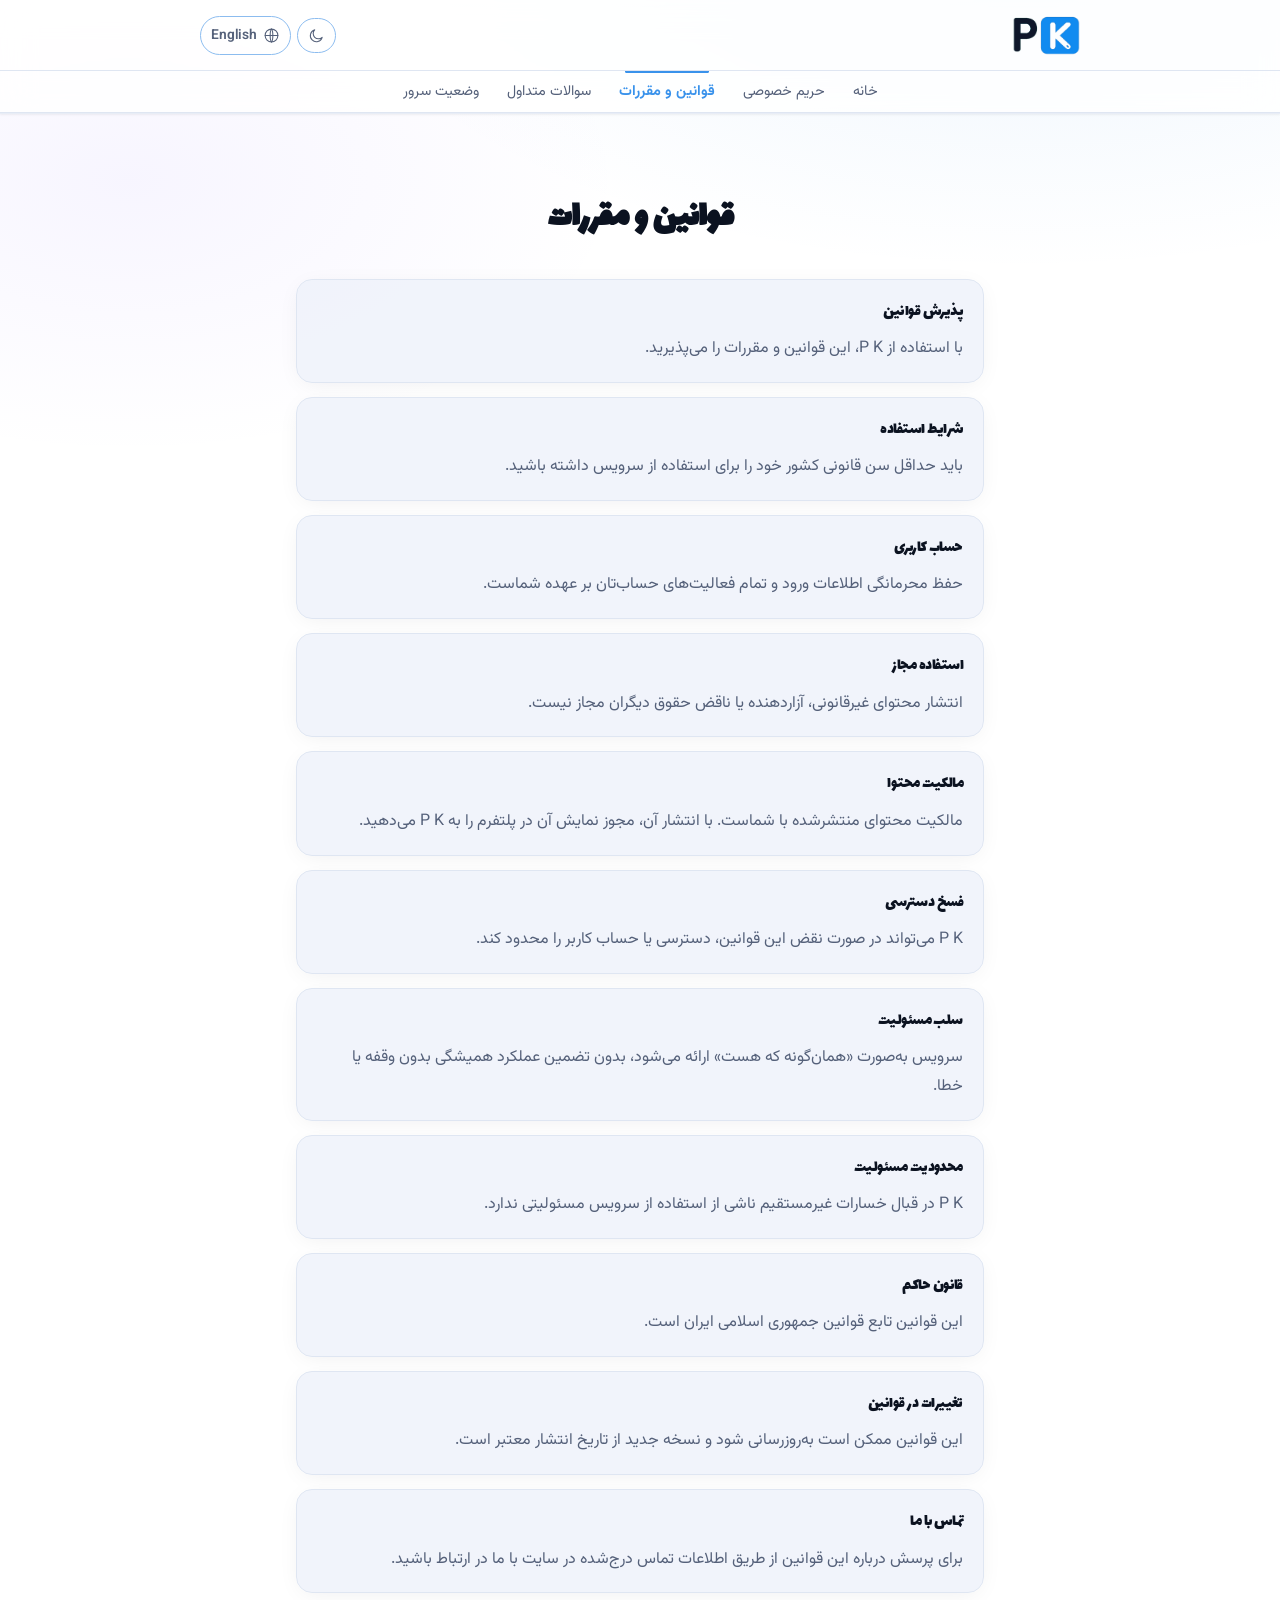
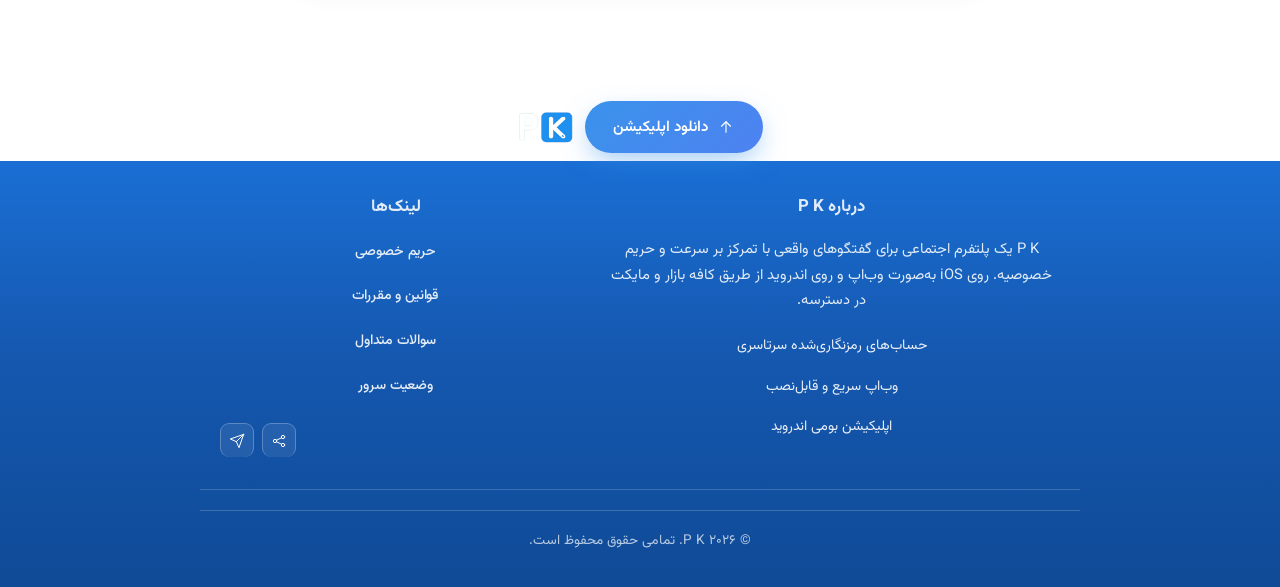
<file: pages/terms.html>
<!DOCTYPE html>
<html lang="fa" dir="rtl">
<head>
<meta charset="UTF-8">
<meta name="viewport" content="width=device-width, initial-scale=1, viewport-fit=cover">
<title>قوانین و مقررات - P K</title>
<meta name="description" content="قوانین و مقررات استفاده از P K">
<meta name="theme-color" content="#3992eb">
<meta property="og:site_name" content="P K">
<meta property="og:locale" content="fa_IR">
<meta name="twitter:site" content="@pksocialmedia">
<meta property="og:type" content="website">
<meta property="og:title" content="قوانین و مقررات - P K">
<meta property="og:description" content="قوانین و مقررات استفاده از P K">
<meta name="twitter:card" content="summary">
<meta name="twitter:title" content="قوانین و مقررات - P K">
<meta name="twitter:description" content="قوانین و مقررات استفاده از P K">
<link rel="canonical" href="https://p-k.me/terms.html">
<meta name="keywords" content="دانلود P K, دانلود پی کی, دانلود پیامرسان P K, پی کی, PK, پیامرسان ایرانی, رسانه اجتماعی ایرانی, دانلود از کافه بازار, دانلود از مایکت, نصب P K روی آیفون, وب اپ P K, PWA">
<meta name="robots" content="index, follow">
<meta name="author" content="P K">
<link rel="preload" href="../css/style.css" as="style">
<link rel="preload" href="../css/fonts/vazirmatn-w400-49c0cc01.woff2" as="font" type="font/woff2" crossorigin>
<link rel="preload" href="../css/fonts/vazirmatn-w400-274c0402.woff2" as="font" type="font/woff2" crossorigin>
<link rel="stylesheet" href="../css/style.css">
<link rel="icon" type="image/webp" href="[data-uri]">
</head>
<body>

<canvas id="particlesBg"></canvas>
<div id="scrollProgress"></div>

<header>
  <div class="wrap header-top">
    <a href="../index.html" class="logo-mark" data-route="home" aria-label="P K">
      <img src="../assets/logo-pk-dark.png" alt="P K" class="site-logo logo-for-light" width="120" height="74" />
      <img src="../assets/logo-pk.png" alt="P K" class="site-logo logo-for-dark" width="120" height="74" />
    </a>
    <div class="header-controls">
      <button class="icon-btn" id="themeToggle" type="button" aria-label="Toggle theme">
        <svg class="icon" id="sunIcon" viewBox="0 0 24 24" fill="none" stroke="currentColor" stroke-width="1.5" stroke-linecap="round" stroke-linejoin="round"><circle cx="12" cy="12" r="4"/><path d="M12 2v2M12 20v2M4 12H2M22 12h-2M5 5l1.5 1.5M17.5 17.5L19 19M19 5l-1.5 1.5M6.5 17.5L5 19"/></svg>
        <svg class="icon hidden" id="moonIcon" viewBox="0 0 24 24" fill="none" stroke="currentColor" stroke-width="1.5" stroke-linecap="round" stroke-linejoin="round"><path d="M20 14.5A8.5 8.5 0 1 1 9.5 4a7 7 0 0 0 10.5 10.5z"/></svg>
      </button>
      <button class="icon-btn" id="langToggle" type="button">
        <svg class="icon" viewBox="0 0 24 24" fill="none" stroke="currentColor" stroke-width="1.5" stroke-linecap="round" stroke-linejoin="round"><circle cx="12" cy="12" r="9"/><path d="M3 12h18"/><path d="M12 3c2.5 2.5 2.5 15.5 0 18"/><path d="M12 3c-2.5 2.5-2.5 15.5 0 18"/></svg>
        <span class="btn-text" id="langToggleLabel">English</span>
      </button>
    </div>
  </div>
  <nav class="tabbar">
    <div class="wrap tabbar-inner">
      <a href="../index.html" class="tab" data-route="home" data-key="nav_home">Home</a>
      <a href="privacy.html" class="tab" data-route="privacy" data-key="nav_privacy">Privacy</a>
      <a href="terms.html" class="tab" data-route="terms" data-key="nav_terms">Terms</a>
      <a href="faq.html" class="tab" data-route="faq" data-key="nav_faq">FAQ</a>
      <a href="status.html" class="tab" data-route="status" data-key="nav_status">Status</a>
    </div>
  </nav>
</header>

<main>
<div id="view-terms" class="view active legal">
    <div class="wrap">
    <h1 data-key="terms_title">Terms and Conditions</h1>
    
    <section><h2 data-key="t_accept_h">Acceptance of Terms</h2><p data-key="t_accept_p">By using P K, you agree to these Terms and Conditions.</p></section>
    <section><h2 data-key="t_eligibility_h">Eligibility</h2><p data-key="t_eligibility_p">You must meet the minimum legal age in your country to use the service.</p></section>
    <section><h2 data-key="t_accounts_h">Accounts</h2><p data-key="t_accounts_p">You're responsible for keeping your login details private and for all activity on your account.</p></section>
    <section><h2 data-key="t_use_h">Acceptable Use</h2><p data-key="t_use_p">Don't post illegal or abusive content, or content that breaks someone else's rights.</p></section>
    <section><h2 data-key="t_content_h">Content Ownership</h2><p data-key="t_content_p">You keep ownership of what you post. Posting it gives P K a license to show it on the platform.</p></section>
    <section><h2 data-key="t_termination_h">Termination</h2><p data-key="t_termination_p">P K can limit access or deactivate an account that breaks these terms.</p></section>
    <section><h2 data-key="t_disclaimers_h">Disclaimers</h2><p data-key="t_disclaimers_p">The service is provided as is, with no guarantee it will always run without errors or interruptions.</p></section>
    <section><h2 data-key="t_liability_h">Limitation of Liability</h2><p data-key="t_liability_p">P K isn't liable for indirect damages from using the service.</p></section>
    <section><h2 data-key="t_law_h">Governing Law</h2><p data-key="t_law_p">These terms follow the laws of the Islamic Republic of Iran.</p></section>
    <section><h2 data-key="t_changes_h">Changes to These Terms</h2><p data-key="t_changes_p">These terms may be updated. The new version applies from its publish date.</p></section>
    <section><h2 data-key="t_contact_h">Contact</h2><p data-key="t_contact_p">For questions about these terms, use the contact details listed on the site.</p></section>
    </div>
  </div>

  <div id="view-faq" class="view legal">
    <div class="wrap">
    <h1 data-key="faq_title">Frequently Asked Questions</h1>
    <p class="updated" data-key="faq_sub">Common questions about safety and uptime.</p>
    <section><h2 data-key="faq_q1">Is my data safe on P K?</h2><p data-key="faq_a1">Yes. Accounts are protected with end-to-end encryption and blockchain-based verification.</p></section>
    <section><h2 data-key="faq_q2">What happens if the service goes down?</h2><p data-key="faq_a2">You can check live status anytime from the Status tab at the top of the page.</p></section>
    <section><h2 data-key="faq_q3">Is it safe to download from Cafe Bazaar or Myket?</h2><p data-key="faq_a3">Yes, both are distributed directly through the official Cafe Bazaar and Myket apps.</p></section>
    <section><h2 data-key="faq_q4">Does the PWA update automatically?</h2><p data-key="faq_a4">Yes. The web app loads the latest version every time you open it, no manual update needed.</p></section>
    <section><h2 data-key="faq_q5">How do I report a security issue?</h2><p data-key="faq_a5">Use the contact details listed on the Privacy Policy page to reach the P K team.</p></section>
    </div>
  </div>

  <div id="view-status" class="view legal">
    <div class="wrap">
    <h1 data-key="status_title">Server Status</h1>
    <p class="updated" data-key="status_sub">Live status for P K's core services.</p>
    <div class="status-list">
      <div class="status-row"><span class="status-name"><span class="status-dot ok"></span><span data-key="status_item_web">Website (p-k.me)</span></span><span class="status-right"><span class="status-uptime" data-key="status_uptime">97.9% uptime</span><span class="status-state ok" data-key="status_state">Operational</span></span></div>
      <div class="status-row"><span class="status-name"><span class="status-dot ok"></span><span data-key="status_item_dl">Download servers (Bazaar / Myket)</span></span><span class="status-state ok" data-key="status_state">Operational</span></div>
      <div class="status-row"><span class="status-name"><span class="status-dot ok"></span><span data-key="status_item_app">Web app (PWA)</span></span><span class="status-state ok" data-key="status_state">Operational</span></div>
    </div>
    </div>
  </div>

</main>

<footer>
  <div class="footer-cta wrap">
    <button class="footer-dl-btn" id="footerDownloadBtn" type="button">
      <svg class="icon" viewBox="0 0 24 24" fill="none" stroke="currentColor" stroke-width="1.5" stroke-linecap="round" stroke-linejoin="round"><path d="M12 19V5"/><path d="M6 11l6-6 6 6"/></svg>
      <span data-key="footer_download_cta">Download the app</span>
    </button>
    <a href="../index.html" class="footer-logo-link" aria-label="P K"><img src="../assets/logo-pk.png" alt="P K" class="footer-logo-img" width="100" height="62" /></a>
  </div>
  <div class="footer-panel">
    <div class="wrap footer-panel-grid">
      <div class="footer-about">
        <h3 data-key="footer_about_h">About P K</h3>
        <p data-key="footer_about_p">P K is a social platform built for speed, privacy, and real conversations. Available on iOS as a web app, and on Android through Cafe Bazaar and Myket.</p>
        <ul class="footer-feature-list">
          <li data-key="footer_feat1">End-to-end encrypted accounts</li>
          <li data-key="footer_feat2">Fast, installable web app</li>
          <li data-key="footer_feat3">Native Android apps</li>
        </ul>
      </div>
      <div class="footer-links-col">
        <h3 data-key="footer_links_h">Links</h3>
        <div class="footer-links">
          <a href="privacy.html" data-route="privacy" data-key="nav_privacy">Privacy</a>
          <a href="terms.html" data-route="terms" data-key="nav_terms">Terms</a>
          <a href="faq.html" data-route="faq" data-key="nav_faq">FAQ</a>
          <a href="status.html" data-route="status" data-key="nav_status">Status</a>
        </div>
        <div class="social-row">
          <a href="https://t.me/pksocialmedia" class="social-icon" aria-label="Telegram" rel="noopener" target="_blank"><svg viewBox="0 0 24 24" fill="none" stroke="currentColor" stroke-width="1.5" stroke-linecap="round" stroke-linejoin="round"><path d="M22 2L11 13"/><path d="M22 2l-7 20-4-9-9-4 20-7z"/></svg></a>
          <a href="https://p-k.me" class="social-icon" aria-label="Website" rel="noopener" target="_blank"><svg viewBox="0 0 24 24" fill="none" stroke="currentColor" stroke-width="1.5" stroke-linecap="round" stroke-linejoin="round"><circle cx="6" cy="12" r="2.5"/><circle cx="18" cy="6" r="2.5"/><circle cx="18" cy="18" r="2.5"/><path d="M8.2 10.8L15.8 7.2M8.2 13.2l7.6 3.6"/></svg></a>
        </div>
      </div>
    </div>
    <div class="wrap footer-bottom">
      <span class="copyright" data-key="footer_copy">© 2026 P K. All rights reserved.</span>
    </div>
  </div>
</footer>

<div class="modal-backdrop" id="iosModal">
  <div class="modal" role="dialog" aria-modal="true" aria-labelledby="iosModalTitle">
    <div class="modal-head">
      <h2 id="iosModalTitle" data-key="modal_title">Install on iOS</h2>
      <button class="modal-close" id="iosModalClose" type="button" aria-label="Close"><svg class="icon" viewBox="0 0 24 24" fill="none" stroke="currentColor" stroke-width="1.5" stroke-linecap="round" stroke-linejoin="round"><path d="M6 6l12 12"/><path d="M18 6l-12 12"/></svg></button>
    </div>
    <ol>
      <li data-key="modal_step1">Open P K in Safari.</li>
      <li data-key="modal_step2">Tap the Share icon in the toolbar.</li>
      <li data-key="modal_step3">Select Add to Home Screen.</li>
      <li data-key="modal_step4">Tap Add to confirm.</li>
    </ol>
    <a class="modal-enter-btn" id="modalEnterSite" href="https://p-k.me" target="_blank" rel="noopener" data-key="modal_enter_site">Go to the site</a>
  </div>
</div>

<script>
/*! QRious v4.0.2 | (C) 2017 Alasdair Mercer | GPL v3 License
Based on jsqrencode | (C) 2010 tz@execpc.com | GPL v3 License
*/
!function(t,e){"object"==typeof exports&&"undefined"!=typeof module?module.exports=e():"function"==typeof define&&define.amd?define(e):t.QRious=e()}(this,function(){"use strict";function t(t,e){var n;return"function"==typeof Object.create?n=Object.create(t):(s.prototype=t,n=new s,s.prototype=null),e&&i(!0,n,e),n}function e(e,n,s,r){var o=this;return"string"!=typeof e&&(r=s,s=n,n=e,e=null),"function"!=typeof n&&(r=s,s=n,n=function(){return o.apply(this,arguments)}),i(!1,n,o,r),n.prototype=t(o.prototype,s),n.prototype.constructor=n,n.class_=e||o.class_,n.super_=o,n}function i(t,e,i){for(var n,s,a=0,h=(i=o.call(arguments,2)).length;a<h;a++){s=i[a];for(n in s)t&&!r.call(s,n)||(e[n]=s[n])}}function n(){}var s=function(){},r=Object.prototype.hasOwnProperty,o=Array.prototype.slice,a=e;n.class_="Nevis",n.super_=Object,n.extend=a;var h=n,f=h.extend(function(t,e,i){this.qrious=t,this.element=e,this.element.qrious=t,this.enabled=Boolean(i)},{draw:function(t){},getElement:function(){return this.enabled||(this.enabled=!0,this.render()),this.element},getModuleSize:function(t){var e=this.qrious,i=e.padding||0,n=Math.floor((e.size-2*i)/t.width);return Math.max(1,n)},getOffset:function(t){var e=this.qrious,i=e.padding;if(null!=i)return i;var n=this.getModuleSize(t),s=Math.floor((e.size-n*t.width)/2);return Math.max(0,s)},render:function(t){this.enabled&&(this.resize(),this.reset(),this.draw(t))},reset:function(){},resize:function(){}}),c=f.extend({draw:function(t){var e,i,n=this.qrious,s=this.getModuleSize(t),r=this.getOffset(t),o=this.element.getContext("2d");for(o.fillStyle=n.foreground,o.globalAlpha=n.foregroundAlpha,e=0;e<t.width;e++)for(i=0;i<t.width;i++)t.buffer[i*t.width+e]&&o.fillRect(s*e+r,s*i+r,s,s)},reset:function(){var t=this.qrious,e=this.element.getContext("2d"),i=t.size;e.lineWidth=1,e.clearRect(0,0,i,i),e.fillStyle=t.background,e.globalAlpha=t.backgroundAlpha,e.fillRect(0,0,i,i)},resize:function(){var t=this.element;t.width=t.height=this.qrious.size}}),u=h.extend(null,{BLOCK:[0,11,15,19,23,27,31,16,18,20,22,24,26,28,20,22,24,24,26,28,28,22,24,24,26,26,28,28,24,24,26,26,26,28,28,24,26,26,26,28,28]}),l=h.extend(null,{BLOCKS:[1,0,19,7,1,0,16,10,1,0,13,13,1,0,9,17,1,0,34,10,1,0,28,16,1,0,22,22,1,0,16,28,1,0,55,15,1,0,44,26,2,0,17,18,2,0,13,22,1,0,80,20,2,0,32,18,2,0,24,26,4,0,9,16,1,0,108,26,2,0,43,24,2,2,15,18,2,2,11,22,2,0,68,18,4,0,27,16,4,0,19,24,4,0,15,28,2,0,78,20,4,0,31,18,2,4,14,18,4,1,13,26,2,0,97,24,2,2,38,22,4,2,18,22,4,2,14,26,2,0,116,30,3,2,36,22,4,4,16,20,4,4,12,24,2,2,68,18,4,1,43,26,6,2,19,24,6,2,15,28,4,0,81,20,1,4,50,30,4,4,22,28,3,8,12,24,2,2,92,24,6,2,36,22,4,6,20,26,7,4,14,28,4,0,107,26,8,1,37,22,8,4,20,24,12,4,11,22,3,1,115,30,4,5,40,24,11,5,16,20,11,5,12,24,5,1,87,22,5,5,41,24,5,7,24,30,11,7,12,24,5,1,98,24,7,3,45,28,15,2,19,24,3,13,15,30,1,5,107,28,10,1,46,28,1,15,22,28,2,17,14,28,5,1,120,30,9,4,43,26,17,1,22,28,2,19,14,28,3,4,113,28,3,11,44,26,17,4,21,26,9,16,13,26,3,5,107,28,3,13,41,26,15,5,24,30,15,10,15,28,4,4,116,28,17,0,42,26,17,6,22,28,19,6,16,30,2,7,111,28,17,0,46,28,7,16,24,30,34,0,13,24,4,5,121,30,4,14,47,28,11,14,24,30,16,14,15,30,6,4,117,30,6,14,45,28,11,16,24,30,30,2,16,30,8,4,106,26,8,13,47,28,7,22,24,30,22,13,15,30,10,2,114,28,19,4,46,28,28,6,22,28,33,4,16,30,8,4,122,30,22,3,45,28,8,26,23,30,12,28,15,30,3,10,117,30,3,23,45,28,4,31,24,30,11,31,15,30,7,7,116,30,21,7,45,28,1,37,23,30,19,26,15,30,5,10,115,30,19,10,47,28,15,25,24,30,23,25,15,30,13,3,115,30,2,29,46,28,42,1,24,30,23,28,15,30,17,0,115,30,10,23,46,28,10,35,24,30,19,35,15,30,17,1,115,30,14,21,46,28,29,19,24,30,11,46,15,30,13,6,115,30,14,23,46,28,44,7,24,30,59,1,16,30,12,7,121,30,12,26,47,28,39,14,24,30,22,41,15,30,6,14,121,30,6,34,47,28,46,10,24,30,2,64,15,30,17,4,122,30,29,14,46,28,49,10,24,30,24,46,15,30,4,18,122,30,13,32,46,28,48,14,24,30,42,32,15,30,20,4,117,30,40,7,47,28,43,22,24,30,10,67,15,30,19,6,118,30,18,31,47,28,34,34,24,30,20,61,15,30],FINAL_FORMAT:[30660,29427,32170,30877,26159,25368,27713,26998,21522,20773,24188,23371,17913,16590,20375,19104,13663,12392,16177,14854,9396,8579,11994,11245,5769,5054,7399,6608,1890,597,3340,2107],LEVELS:{L:1,M:2,Q:3,H:4}}),_=h.extend(null,{EXPONENT:[1,2,4,8,16,32,64,128,29,58,116,232,205,135,19,38,76,152,45,90,180,117,234,201,143,3,6,12,24,48,96,192,157,39,78,156,37,74,148,53,106,212,181,119,238,193,159,35,70,140,5,10,20,40,80,160,93,186,105,210,185,111,222,161,95,190,97,194,153,47,94,188,101,202,137,15,30,60,120,240,253,231,211,187,107,214,177,127,254,225,223,163,91,182,113,226,217,175,67,134,17,34,68,136,13,26,52,104,208,189,103,206,129,31,62,124,248,237,199,147,59,118,236,197,151,51,102,204,133,23,46,92,184,109,218,169,79,158,33,66,132,21,42,84,168,77,154,41,82,164,85,170,73,146,57,114,228,213,183,115,230,209,191,99,198,145,63,126,252,229,215,179,123,246,241,255,227,219,171,75,150,49,98,196,149,55,110,220,165,87,174,65,130,25,50,100,200,141,7,14,28,56,112,224,221,167,83,166,81,162,89,178,121,242,249,239,195,155,43,86,172,69,138,9,18,36,72,144,61,122,244,245,247,243,251,235,203,139,11,22,44,88,176,125,250,233,207,131,27,54,108,216,173,71,142,0],LOG:[255,0,1,25,2,50,26,198,3,223,51,238,27,104,199,75,4,100,224,14,52,141,239,129,28,193,105,248,200,8,76,113,5,138,101,47,225,36,15,33,53,147,142,218,240,18,130,69,29,181,194,125,106,39,249,185,201,154,9,120,77,228,114,166,6,191,139,98,102,221,48,253,226,152,37,179,16,145,34,136,54,208,148,206,143,150,219,189,241,210,19,92,131,56,70,64,30,66,182,163,195,72,126,110,107,58,40,84,250,133,186,61,202,94,155,159,10,21,121,43,78,212,229,172,115,243,167,87,7,112,192,247,140,128,99,13,103,74,222,237,49,197,254,24,227,165,153,119,38,184,180,124,17,68,146,217,35,32,137,46,55,63,209,91,149,188,207,205,144,135,151,178,220,252,190,97,242,86,211,171,20,42,93,158,132,60,57,83,71,109,65,162,31,45,67,216,183,123,164,118,196,23,73,236,127,12,111,246,108,161,59,82,41,157,85,170,251,96,134,177,187,204,62,90,203,89,95,176,156,169,160,81,11,245,22,235,122,117,44,215,79,174,213,233,230,231,173,232,116,214,244,234,168,80,88,175]}),d=h.extend(null,{BLOCK:[3220,1468,2713,1235,3062,1890,2119,1549,2344,2936,1117,2583,1330,2470,1667,2249,2028,3780,481,4011,142,3098,831,3445,592,2517,1776,2234,1951,2827,1070,2660,1345,3177]}),v=h.extend(function(t){var e,i,n,s,r,o=t.value.length;for(this._badness=[],this._level=l.LEVELS[t.level],this._polynomial=[],this._value=t.value,this._version=0,this._stringBuffer=[];this._version<40&&(this._version++,n=4*(this._level-1)+16*(this._version-1),s=l.BLOCKS[n++],r=l.BLOCKS[n++],e=l.BLOCKS[n++],i=l.BLOCKS[n],n=e*(s+r)+r-3+(this._version<=9),!(o<=n)););this._dataBlock=e,this._eccBlock=i,this._neccBlock1=s,this._neccBlock2=r;var a=this.width=17+4*this._version;this.buffer=v._createArray(a*a),this._ecc=v._createArray(e+(e+i)*(s+r)+r),this._mask=v._createArray((a*(a+1)+1)/2),this._insertFinders(),this._insertAlignments(),this.buffer[8+a*(a-8)]=1,this._insertTimingGap(),this._reverseMask(),this._insertTimingRowAndColumn(),this._insertVersion(),this._syncMask(),this._convertBitStream(o),this._calculatePolynomial(),this._appendEccToData(),this._interleaveBlocks(),this._pack(),this._finish()},{_addAlignment:function(t,e){var i,n=this.buffer,s=this.width;for(n[t+s*e]=1,i=-2;i<2;i++)n[t+i+s*(e-2)]=1,n[t-2+s*(e+i+1)]=1,n[t+2+s*(e+i)]=1,n[t+i+1+s*(e+2)]=1;for(i=0;i<2;i++)this._setMask(t-1,e+i),this._setMask(t+1,e-i),this._setMask(t-i,e-1),this._setMask(t+i,e+1)},_appendData:function(t,e,i,n){var s,r,o,a=this._polynomial,h=this._stringBuffer;for(r=0;r<n;r++)h[i+r]=0;for(r=0;r<e;r++){if(255!==(s=_.LOG[h[t+r]^h[i]]))for(o=1;o<n;o++)h[i+o-1]=h[i+o]^_.EXPONENT[v._modN(s+a[n-o])];else for(o=i;o<i+n;o++)h[o]=h[o+1];h[i+n-1]=255===s?0:_.EXPONENT[v._modN(s+a[0])]}},_appendEccToData:function(){var t,e=0,i=this._dataBlock,n=this._calculateMaxLength(),s=this._eccBlock;for(t=0;t<this._neccBlock1;t++)this._appendData(e,i,n,s),e+=i,n+=s;for(t=0;t<this._neccBlock2;t++)this._appendData(e,i+1,n,s),e+=i+1,n+=s},_applyMask:function(t){var e,i,n,s,r=this.buffer,o=this.width;switch(t){case 0:for(s=0;s<o;s++)for(n=0;n<o;n++)n+s&1||this._isMasked(n,s)||(r[n+s*o]^=1);break;case 1:for(s=0;s<o;s++)for(n=0;n<o;n++)1&s||this._isMasked(n,s)||(r[n+s*o]^=1);break;case 2:for(s=0;s<o;s++)for(e=0,n=0;n<o;n++,e++)3===e&&(e=0),e||this._isMasked(n,s)||(r[n+s*o]^=1);break;case 3:for(i=0,s=0;s<o;s++,i++)for(3===i&&(i=0),e=i,n=0;n<o;n++,e++)3===e&&(e=0),e||this._isMasked(n,s)||(r[n+s*o]^=1);break;case 4:for(s=0;s<o;s++)for(e=0,i=s>>1&1,n=0;n<o;n++,e++)3===e&&(e=0,i=!i),i||this._isMasked(n,s)||(r[n+s*o]^=1);break;case 5:for(i=0,s=0;s<o;s++,i++)for(3===i&&(i=0),e=0,n=0;n<o;n++,e++)3===e&&(e=0),(n&s&1)+!(!e|!i)||this._isMasked(n,s)||(r[n+s*o]^=1);break;case 6:for(i=0,s=0;s<o;s++,i++)for(3===i&&(i=0),e=0,n=0;n<o;n++,e++)3===e&&(e=0),(n&s&1)+(e&&e===i)&1||this._isMasked(n,s)||(r[n+s*o]^=1);break;case 7:for(i=0,s=0;s<o;s++,i++)for(3===i&&(i=0),e=0,n=0;n<o;n++,e++)3===e&&(e=0),(e&&e===i)+(n+s&1)&1||this._isMasked(n,s)||(r[n+s*o]^=1)}},_calculateMaxLength:function(){return this._dataBlock*(this._neccBlock1+this._neccBlock2)+this._neccBlock2},_calculatePolynomial:function(){var t,e,i=this._eccBlock,n=this._polynomial;for(n[0]=1,t=0;t<i;t++){for(n[t+1]=1,e=t;e>0;e--)n[e]=n[e]?n[e-1]^_.EXPONENT[v._modN(_.LOG[n[e]]+t)]:n[e-1];n[0]=_.EXPONENT[v._modN(_.LOG[n[0]]+t)]}for(t=0;t<=i;t++)n[t]=_.LOG[n[t]]},_checkBadness:function(){var t,e,i,n,s,r=0,o=this._badness,a=this.buffer,h=this.width;for(s=0;s<h-1;s++)for(n=0;n<h-1;n++)(a[n+h*s]&&a[n+1+h*s]&&a[n+h*(s+1)]&&a[n+1+h*(s+1)]||!(a[n+h*s]||a[n+1+h*s]||a[n+h*(s+1)]||a[n+1+h*(s+1)]))&&(r+=v.N2);var f=0;for(s=0;s<h;s++){for(i=0,o[0]=0,t=0,n=0;n<h;n++)t===(e=a[n+h*s])?o[i]++:o[++i]=1,f+=(t=e)?1:-1;r+=this._getBadness(i)}f<0&&(f=-f);var c=0,u=f;for(u+=u<<2,u<<=1;u>h*h;)u-=h*h,c++;for(r+=c*v.N4,n=0;n<h;n++){for(i=0,o[0]=0,t=0,s=0;s<h;s++)t===(e=a[n+h*s])?o[i]++:o[++i]=1,t=e;r+=this._getBadness(i)}return r},_convertBitStream:function(t){var e,i,n=this._ecc,s=this._version;for(i=0;i<t;i++)n[i]=this._value.charCodeAt(i);var r=this._stringBuffer=n.slice(),o=this._calculateMaxLength();t>=o-2&&(t=o-2,s>9&&t--);var a=t;if(s>9){for(r[a+2]=0,r[a+3]=0;a--;)e=r[a],r[a+3]|=255&e<<4,r[a+2]=e>>4;r[2]|=255&t<<4,r[1]=t>>4,r[0]=64|t>>12}else{for(r[a+1]=0,r[a+2]=0;a--;)e=r[a],r[a+2]|=255&e<<4,r[a+1]=e>>4;r[1]|=255&t<<4,r[0]=64|t>>4}for(a=t+3-(s<10);a<o;)r[a++]=236,r[a++]=17},_getBadness:function(t){var e,i=0,n=this._badness;for(e=0;e<=t;e++)n[e]>=5&&(i+=v.N1+n[e]-5);for(e=3;e<t-1;e+=2)n[e-2]===n[e+2]&&n[e+2]===n[e-1]&&n[e-1]===n[e+1]&&3*n[e-1]===n[e]&&(0===n[e-3]||e+3>t||3*n[e-3]>=4*n[e]||3*n[e+3]>=4*n[e])&&(i+=v.N3);return i},_finish:function(){this._stringBuffer=this.buffer.slice();var t,e,i=0,n=3e4;for(e=0;e<8&&(this._applyMask(e),(t=this._checkBadness())<n&&(n=t,i=e),7!==i);e++)this.buffer=this._stringBuffer.slice();i!==e&&this._applyMask(i),n=l.FINAL_FORMAT[i+(this._level-1<<3)];var s=this.buffer,r=this.width;for(e=0;e<8;e++,n>>=1)1&n&&(s[r-1-e+8*r]=1,e<6?s[8+r*e]=1:s[8+r*(e+1)]=1);for(e=0;e<7;e++,n>>=1)1&n&&(s[8+r*(r-7+e)]=1,e?s[6-e+8*r]=1:s[7+8*r]=1)},_interleaveBlocks:function(){var t,e,i=this._dataBlock,n=this._ecc,s=this._eccBlock,r=0,o=this._calculateMaxLength(),a=this._neccBlock1,h=this._neccBlock2,f=this._stringBuffer;for(t=0;t<i;t++){for(e=0;e<a;e++)n[r++]=f[t+e*i];for(e=0;e<h;e++)n[r++]=f[a*i+t+e*(i+1)]}for(e=0;e<h;e++)n[r++]=f[a*i+t+e*(i+1)];for(t=0;t<s;t++)for(e=0;e<a+h;e++)n[r++]=f[o+t+e*s];this._stringBuffer=n},_insertAlignments:function(){var t,e,i,n=this._version,s=this.width;if(n>1)for(t=u.BLOCK[n],i=s-7;;){for(e=s-7;e>t-3&&(this._addAlignment(e,i),!(e<t));)e-=t;if(i<=t+9)break;i-=t,this._addAlignment(6,i),this._addAlignment(i,6)}},_insertFinders:function(){var t,e,i,n,s=this.buffer,r=this.width;for(t=0;t<3;t++){for(e=0,n=0,1===t&&(e=r-7),2===t&&(n=r-7),s[n+3+r*(e+3)]=1,i=0;i<6;i++)s[n+i+r*e]=1,s[n+r*(e+i+1)]=1,s[n+6+r*(e+i)]=1,s[n+i+1+r*(e+6)]=1;for(i=1;i<5;i++)this._setMask(n+i,e+1),this._setMask(n+1,e+i+1),this._setMask(n+5,e+i),this._setMask(n+i+1,e+5);for(i=2;i<4;i++)s[n+i+r*(e+2)]=1,s[n+2+r*(e+i+1)]=1,s[n+4+r*(e+i)]=1,s[n+i+1+r*(e+4)]=1}},_insertTimingGap:function(){var t,e,i=this.width;for(e=0;e<7;e++)this._setMask(7,e),this._setMask(i-8,e),this._setMask(7,e+i-7);for(t=0;t<8;t++)this._setMask(t,7),this._setMask(t+i-8,7),this._setMask(t,i-8)},_insertTimingRowAndColumn:function(){var t,e=this.buffer,i=this.width;for(t=0;t<i-14;t++)1&t?(this._setMask(8+t,6),this._setMask(6,8+t)):(e[8+t+6*i]=1,e[6+i*(8+t)]=1)},_insertVersion:function(){var t,e,i,n,s=this.buffer,r=this._version,o=this.width;if(r>6)for(t=d.BLOCK[r-7],e=17,i=0;i<6;i++)for(n=0;n<3;n++,e--)1&(e>11?r>>e-12:t>>e)?(s[5-i+o*(2-n+o-11)]=1,s[2-n+o-11+o*(5-i)]=1):(this._setMask(5-i,2-n+o-11),this._setMask(2-n+o-11,5-i))},_isMasked:function(t,e){var i=v._getMaskBit(t,e);return 1===this._mask[i]},_pack:function(){var t,e,i,n=1,s=1,r=this.width,o=r-1,a=r-1,h=(this._dataBlock+this._eccBlock)*(this._neccBlock1+this._neccBlock2)+this._neccBlock2;for(e=0;e<h;e++)for(t=this._stringBuffer[e],i=0;i<8;i++,t<<=1){128&t&&(this.buffer[o+r*a]=1);do{s?o--:(o++,n?0!==a?a--:(n=!n,6===(o-=2)&&(o--,a=9)):a!==r-1?a++:(n=!n,6===(o-=2)&&(o--,a-=8))),s=!s}while(this._isMasked(o,a))}},_reverseMask:function(){var t,e,i=this.width;for(t=0;t<9;t++)this._setMask(t,8);for(t=0;t<8;t++)this._setMask(t+i-8,8),this._setMask(8,t);for(e=0;e<7;e++)this._setMask(8,e+i-7)},_setMask:function(t,e){var i=v._getMaskBit(t,e);this._mask[i]=1},_syncMask:function(){var t,e,i=this.width;for(e=0;e<i;e++)for(t=0;t<=e;t++)this.buffer[t+i*e]&&this._setMask(t,e)}},{_createArray:function(t){var e,i=[];for(e=0;e<t;e++)i[e]=0;return i},_getMaskBit:function(t,e){var i;return t>e&&(i=t,t=e,e=i),i=e,i+=e*e,i>>=1,i+=t},_modN:function(t){for(;t>=255;)t=((t-=255)>>8)+(255&t);return t},N1:3,N2:3,N3:40,N4:10}),p=v,m=f.extend({draw:function(){this.element.src=this.qrious.toDataURL()},reset:function(){this.element.src=""},resize:function(){var t=this.element;t.width=t.height=this.qrious.size}}),g=h.extend(function(t,e,i,n){this.name=t,this.modifiable=Boolean(e),this.defaultValue=i,this._valueTransformer=n},{transform:function(t){var e=this._valueTransformer;return"function"==typeof e?e(t,this):t}}),k=h.extend(null,{abs:function(t){return null!=t?Math.abs(t):null},hasOwn:function(t,e){return Object.prototype.hasOwnProperty.call(t,e)},noop:function(){},toUpperCase:function(t){return null!=t?t.toUpperCase():null}}),w=h.extend(function(t){this.options={},t.forEach(function(t){this.options[t.name]=t},this)},{exists:function(t){return null!=this.options[t]},get:function(t,e){return w._get(this.options[t],e)},getAll:function(t){var e,i=this.options,n={};for(e in i)k.hasOwn(i,e)&&(n[e]=w._get(i[e],t));return n},init:function(t,e,i){"function"!=typeof i&&(i=k.noop);var n,s;for(n in this.options)k.hasOwn(this.options,n)&&(s=this.options[n],w._set(s,s.defaultValue,e),w._createAccessor(s,e,i));this._setAll(t,e,!0)},set:function(t,e,i){return this._set(t,e,i)},setAll:function(t,e){return this._setAll(t,e)},_set:function(t,e,i,n){var s=this.options[t];if(!s)throw new Error("Invalid option: "+t);if(!s.modifiable&&!n)throw new Error("Option cannot be modified: "+t);return w._set(s,e,i)},_setAll:function(t,e,i){if(!t)return!1;var n,s=!1;for(n in t)k.hasOwn(t,n)&&this._set(n,t[n],e,i)&&(s=!0);return s}},{_createAccessor:function(t,e,i){var n={get:function(){return w._get(t,e)}};t.modifiable&&(n.set=function(n){w._set(t,n,e)&&i(n,t)}),Object.defineProperty(e,t.name,n)},_get:function(t,e){return e["_"+t.name]},_set:function(t,e,i){var n="_"+t.name,s=i[n],r=t.transform(null!=e?e:t.defaultValue);return i[n]=r,r!==s}}),M=w,b=h.extend(function(){this._services={}},{getService:function(t){var e=this._services[t];if(!e)throw new Error("Service is not being managed with name: "+t);return e},setService:function(t,e){if(this._services[t])throw new Error("Service is already managed with name: "+t);e&&(this._services[t]=e)}}),B=new M([new g("background",!0,"white"),new g("backgroundAlpha",!0,1,k.abs),new g("element"),new g("foreground",!0,"black"),new g("foregroundAlpha",!0,1,k.abs),new g("level",!0,"L",k.toUpperCase),new g("mime",!0,"image/png"),new g("padding",!0,null,k.abs),new g("size",!0,100,k.abs),new g("value",!0,"")]),y=new b,O=h.extend(function(t){B.init(t,this,this.update.bind(this));var e=B.get("element",this),i=y.getService("element"),n=e&&i.isCanvas(e)?e:i.createCanvas(),s=e&&i.isImage(e)?e:i.createImage();this._canvasRenderer=new c(this,n,!0),this._imageRenderer=new m(this,s,s===e),this.update()},{get:function(){return B.getAll(this)},set:function(t){B.setAll(t,this)&&this.update()},toDataURL:function(t){return this.canvas.toDataURL(t||this.mime)},update:function(){var t=new p({level:this.level,value:this.value});this._canvasRenderer.render(t),this._imageRenderer.render(t)}},{use:function(t){y.setService(t.getName(),t)}});Object.defineProperties(O.prototype,{canvas:{get:function(){return this._canvasRenderer.getElement()}},image:{get:function(){return this._imageRenderer.getElement()}}});var A=O,L=h.extend({getName:function(){}}).extend({createCanvas:function(){},createImage:function(){},getName:function(){return"element"},isCanvas:function(t){},isImage:function(t){}}).extend({createCanvas:function(){return document.createElement("canvas")},createImage:function(){return document.createElement("img")},isCanvas:function(t){return t instanceof HTMLCanvasElement},isImage:function(t){return t instanceof HTMLImageElement}});return A.use(new L),A});

//# sourceMappingURL=qrious.min.js.map
</script>


</body>
</html>
</main>



<div class="modal-backdrop" id="iosModal">
  <div class="modal" role="dialog" aria-modal="true" aria-labelledby="iosModalTitle">
    <div class="modal-head">
      <h2 id="iosModalTitle" data-key="modal_title">Install on iOS</h2>
      <button class="modal-close" id="iosModalClose" type="button" aria-label="Close"><svg class="icon" viewBox="0 0 24 24" fill="none" stroke="currentColor" stroke-width="1.5" stroke-linecap="round" stroke-linejoin="round"><path d="M6 6l12 12"/><path d="M18 6l-12 12"/></svg></button>
    </div>
    <ol>
      <li data-key="modal_step1">Open P K in Safari.</li>
      <li data-key="modal_step2">Tap the Share icon in the toolbar.</li>
      <li data-key="modal_step3">Select Add to Home Screen.</li>
      <li data-key="modal_step4">Tap Add to confirm.</li>
    </ol>
    <a class="modal-enter-btn" id="modalEnterSite" href="https://p-k.me" target="_blank" rel="noopener" data-key="modal_enter_site">Go to the site</a>
  </div>

<script src="../js/qrious.min.js"></script>
<script src="../js/app.js"></script>

</body>
</html>
</file>
<file: css/style.css>
/* Explicit light theme (fixes toggle to white) */
:root[data-theme="light"] {
  --bg: #ffffff;
  --surface: #eef2fb;
  --border: #dfe6f2;
  --text: #0b1220;
  --text-muted: #55617a;
  --accent: #3992eb;
  --accent-hover: #2f7bc9;
  --accent-contrast: #ffffff;
  --shadow-sm: 0 1px 2px rgba(10,15,25,0.06);
  --shadow-md: 0 10px 24px -12px rgba(10,15,25,0.22);
  --shadow-lg: 0 16px 36px -14px rgba(10,15,25,0.3);
  color-scheme: light;
}
:root[data-theme="dark"] {
  --bg: #0a0f1a;
  --surface: #121a29;
  --border: #1e2a3d;
  --text: #e8eef8;
  --text-muted: #9aa8c0;
  --accent: #3992eb;
  --accent-hover: #5aa3f0;
  --accent-contrast: #ffffff;
  --shadow-sm: 0 1px 2px rgba(0,0,0,0.3);
  --shadow-md: 0 10px 24px -12px rgba(0,0,0,0.5);
  --shadow-lg: 0 16px 36px -14px rgba(0,0,0,0.6);
  color-scheme: dark;
}
.hidden {
  display: none !important;
}

@font-face{font-family:Lalezar;font-style:normal;font-display:swap;font-weight:400;src:url(fonts/lalezar-arabic.woff2) format("woff2");unicode-range:U+0600-06FF,U+0750-077F,U+0870-088E,U+0890-0891,U+0897-08E1,U+08E3-08FF,U+200C-200E,U+2010-2011,U+204F,U+2E41,U+FB50-FDFF,U+FE70-FE74,U+FE76-FEFC}
@font-face{font-family:Lalezar;font-style:normal;font-display:swap;font-weight:400;src:url(fonts/lalezar-latin.woff2) format("woff2");unicode-range:U+0000-00FF,U+0131,U+0152-0153,U+02BB-02BC,U+02C6,U+02DA,U+02DC,U+0304,U+0308,U+0329,U+2000-206F,U+20AC,U+2122,U+2191,U+2193,U+2212,U+2215,U+FEFF,U+FFFD}
@font-face{font-family:Vazirmatn;font-style:normal;font-display:swap;font-weight:400;src:url(fonts/vazirmatn-w400-49c0cc01.woff2) format('woff2');unicode-range:U+0600-06FF,U+0750-077F,U+0870-088E,U+0890-0891,U+0897-08E1,U+08E3-08FF,U+200C-200E,U+2010-2011,U+204F,U+2E41,U+FB50-FDFF,U+FE70-FE74,U+FE76-FEFC,U+102E0-102FB,U+10E60-10E7E,U+10EC2-10EC4,U+10EFC-10EFF,U+1EE00-1EE03,U+1EE05-1EE1F,U+1EE21-1EE22,U+1EE24,U+1EE27,U+1EE29-1EE32,U+1EE34-1EE37,U+1EE39,U+1EE3B,U+1EE42,U+1EE47,U+1EE49,U+1EE4B,U+1EE4D-1EE4F,U+1EE51-1EE52,U+1EE54,U+1EE57,U+1EE59,U+1EE5B,U+1EE5D,U+1EE5F,U+1EE61-1EE62,U+1EE64,U+1EE67-1EE6A,U+1EE6C-1EE72,U+1EE74-1EE77,U+1EE79-1EE7C,U+1EE7E,U+1EE80-1EE89,U+1EE8B-1EE9B,U+1EEA1-1EEA3,U+1EEA5-1EEA9,U+1EEAB-1EEBB,U+1EEF0-1EEF1}
@font-face{font-family:Vazirmatn;font-style:normal;font-display:swap;font-weight:400;src:url(fonts/vazirmatn-w400-274c0402.woff2) format('woff2');unicode-range:U+0000-00FF,U+0131,U+0152-0153,U+02BB-02BC,U+02C6,U+02DA,U+02DC,U+0304,U+0308,U+0329,U+2000-206F,U+20AC,U+2122,U+2191,U+2193,U+2212,U+2215,U+FEFF,U+FFFD}
@font-face{font-family:Vazirmatn;font-style:normal;font-display:swap;font-weight:500;src:url(fonts/vazirmatn-w500-b58020cc.woff2) format('woff2');unicode-range:U+0600-06FF,U+0750-077F,U+0870-088E,U+0890-0891,U+0897-08E1,U+08E3-08FF,U+200C-200E,U+2010-2011,U+204F,U+2E41,U+FB50-FDFF,U+FE70-FE74,U+FE76-FEFC,U+102E0-102FB,U+10E60-10E7E,U+10EC2-10EC4,U+10EFC-10EFF,U+1EE00-1EE03,U+1EE05-1EE1F,U+1EE21-1EE22,U+1EE24,U+1EE27,U+1EE29-1EE32,U+1EE34-1EE37,U+1EE39,U+1EE3B,U+1EE42,U+1EE47,U+1EE49,U+1EE4B,U+1EE4D-1EE4F,U+1EE51-1EE52,U+1EE54,U+1EE57,U+1EE59,U+1EE5B,U+1EE5D,U+1EE5F,U+1EE61-1EE62,U+1EE64,U+1EE67-1EE6A,U+1EE6C-1EE72,U+1EE74-1EE77,U+1EE79-1EE7C,U+1EE7E,U+1EE80-1EE89,U+1EE8B-1EE9B,U+1EEA1-1EEA3,U+1EEA5-1EEA9,U+1EEAB-1EEBB,U+1EEF0-1EEF1}
@font-face{font-family:Vazirmatn;font-style:normal;font-display:swap;font-weight:500;src:url(fonts/vazirmatn-w500-145eca13.woff2) format('woff2');unicode-range:U+0000-00FF,U+0131,U+0152-0153,U+02BB-02BC,U+02C6,U+02DA,U+02DC,U+0304,U+0308,U+0329,U+2000-206F,U+20AC,U+2122,U+2191,U+2193,U+2212,U+2215,U+FEFF,U+FFFD}
@font-face{font-family:Vazirmatn;font-style:normal;font-display:swap;font-weight:600;src:url(fonts/vazirmatn-w600-6da23f69.woff2) format('woff2');unicode-range:U+0600-06FF,U+0750-077F,U+0870-088E,U+0890-0891,U+0897-08E1,U+08E3-08FF,U+200C-200E,U+2010-2011,U+204F,U+2E41,U+FB50-FDFF,U+FE70-FE74,U+FE76-FEFC,U+102E0-102FB,U+10E60-10E7E,U+10EC2-10EC4,U+10EFC-10EFF,U+1EE00-1EE03,U+1EE05-1EE1F,U+1EE21-1EE22,U+1EE24,U+1EE27,U+1EE29-1EE32,U+1EE34-1EE37,U+1EE39,U+1EE3B,U+1EE42,U+1EE47,U+1EE49,U+1EE4B,U+1EE4D-1EE4F,U+1EE51-1EE52,U+1EE54,U+1EE57,U+1EE59,U+1EE5B,U+1EE5D,U+1EE5F,U+1EE61-1EE62,U+1EE64,U+1EE67-1EE6A,U+1EE6C-1EE72,U+1EE74-1EE77,U+1EE79-1EE7C,U+1EE7E,U+1EE80-1EE89,U+1EE8B-1EE9B,U+1EEA1-1EEA3,U+1EEA5-1EEA9,U+1EEAB-1EEBB,U+1EEF0-1EEF1}
@font-face{font-family:Vazirmatn;font-style:normal;font-display:swap;font-weight:600;src:url(fonts/vazirmatn-w600-6d8a455c.woff2) format('woff2');unicode-range:U+0000-00FF,U+0131,U+0152-0153,U+02BB-02BC,U+02C6,U+02DA,U+02DC,U+0304,U+0308,U+0329,U+2000-206F,U+20AC,U+2122,U+2191,U+2193,U+2212,U+2215,U+FEFF,U+FFFD}
@font-face{font-family:Vazirmatn;font-style:normal;font-display:swap;font-weight:700;src:url(fonts/vazirmatn-w700-51265c21.woff2) format('woff2');unicode-range:U+0600-06FF,U+0750-077F,U+0870-088E,U+0890-0891,U+0897-08E1,U+08E3-08FF,U+200C-200E,U+2010-2011,U+204F,U+2E41,U+FB50-FDFF,U+FE70-FE74,U+FE76-FEFC,U+102E0-102FB,U+10E60-10E7E,U+10EC2-10EC4,U+10EFC-10EFF,U+1EE00-1EE03,U+1EE05-1EE1F,U+1EE21-1EE22,U+1EE24,U+1EE27,U+1EE29-1EE32,U+1EE34-1EE37,U+1EE39,U+1EE3B,U+1EE42,U+1EE47,U+1EE49,U+1EE4B,U+1EE4D-1EE4F,U+1EE51-1EE52,U+1EE54,U+1EE57,U+1EE59,U+1EE5B,U+1EE5D,U+1EE5F,U+1EE61-1EE62,U+1EE64,U+1EE67-1EE6A,U+1EE6C-1EE72,U+1EE74-1EE77,U+1EE79-1EE7C,U+1EE7E,U+1EE80-1EE89,U+1EE8B-1EE9B,U+1EEA1-1EEA3,U+1EEA5-1EEA9,U+1EEAB-1EEBB,U+1EEF0-1EEF1}
@font-face{font-family:Vazirmatn;font-style:normal;font-display:swap;font-weight:700;src:url(fonts/vazirmatn-w700-3e39c91b.woff2) format('woff2');unicode-range:U+0000-00FF,U+0131,U+0152-0153,U+02BB-02BC,U+02C6,U+02DA,U+02DC,U+0304,U+0308,U+0329,U+2000-206F,U+20AC,U+2122,U+2191,U+2193,U+2212,U+2215,U+FEFF,U+FFFD}

/* Font variety */
:root {
  --font-body: "Vazirmatn", system-ui, -apple-system, "Segoe UI", Tahoma, sans-serif;
  --font-display: "Lalezar", "Vazirmatn", system-ui, sans-serif;
  --font-ui: "Vazirmatn", system-ui, sans-serif;
}
html, body {
  font-family: var(--font-body);
}
h1, .hero h1, [data-key="home_heading"] {
  font-family: var(--font-display);
  letter-spacing: 0.01em;
}
h2, .posts-section h2, .devices_title, section h2 {
  font-family: var(--font-display);
  font-weight: 400;
}
.logo-mark, .btn-label, .nav .tab, .footer-about h3 {
  font-family: var(--font-ui);
}
.post-name {
  font-family: var(--font-ui);
  font-weight: 650;
}
.post-text {
  font-family: var(--font-body);
}

:root{--bg:#ffffff;--surface:#eef2fb;--border:#dfe6f2;--text:#0b1220;--text-muted:#55617a;--accent:#3992eb;--accent-hover:#2f7bc9;--accent-contrast:#ffffff;--radius:10px;--shadow-sm:0 1px 2px rgba(10,15,25,0.06);--shadow-md:0 10px 24px -12px rgba(10,15,25,0.22);--shadow-lg:0 16px 36px -14px rgba(10,15,25,0.3);--body-bg-image:radial-gradient(1100px circle at 12% -10%, rgba(57,146,235,0.09), transparent 55%),radial-gradient(900px circle at 100% 15%, rgba(57,146,235,0.06), transparent 50%),radial-gradient(800px circle at 50% 100%, rgba(57,146,235,0.05), transparent 55%);color-scheme:light}@media (prefers-color-scheme:dark){:root:not([data-theme=light]){--bg:#0a0f1a;--surface:#121a29;--border:#22304a;--text:#f2f5fa;--text-muted:#94a1ba;--accent:#3992eb;--accent-hover:#5fa8f5;--accent-contrast:#0a0f1a;--shadow-sm:0 1px 2px rgba(0,0,0,0.3);--shadow-md:0 10px 24px -12px rgba(0,0,0,0.5);--shadow-lg:0 16px 36px -14px rgba(0,0,0,0.6);--body-bg-image:none;color-scheme:dark}}:root[data-theme=dark]{--bg:#0a0f1a;--surface:#121a29;--border:#22304a;--text:#f2f5fa;--text-muted:#94a1ba;--accent:#3992eb;--accent-hover:#5fa8f5;--accent-contrast:#0a0f1a;--shadow-sm:0 1px 2px rgba(0,0,0,0.3);--shadow-md:0 10px 24px -12px rgba(0,0,0,0.5);--shadow-lg:0 16px 36px -14px rgba(0,0,0,0.6);--body-bg-image:none;color-scheme:dark}*{box-sizing:border-box}html{scroll-padding-top:env(safe-area-inset-top,0px);scroll-behavior:smooth;overflow-x:hidden;width:100%}body{margin:0;background-color:var(--bg);background-image:var(--body-bg-image);background-repeat:no-repeat;background-attachment:fixed;color:var(--text);font-family:var(--font-body),Vazirmatn,Tahoma,sans-serif;line-height:1.75;padding-top:env(safe-area-inset-top,0);padding-bottom:env(safe-area-inset-bottom,0);transition:background-color .25s ease,color .25s ease}html[lang=en] body{font-family:-apple-system,BlinkMacSystemFont,"Segoe UI",Roboto,Helvetica,Arial,sans-serif;line-height:1.6}@media (prefers-reduced-motion:reduce){*{animation:none!important;transition:none!important;scroll-behavior:auto!important}}.wrap{max-width:880px;margin:0 auto;padding:0 20px;position:relative}#particlesBg{position:fixed;inset:0;z-index:-1;pointer-events:none}#scrollProgress{position:fixed;top:env(safe-area-inset-top,0);left:0;height:3px;width:0%;background:var(--accent);z-index:30}header{position:sticky;top:0;z-index:20;background:var(--bg);box-shadow:var(--shadow-sm);padding-top:env(safe-area-inset-top,0)}.header-top{display:flex;align-items:center;justify-content:space-between;padding:14px 0;gap:12px;direction:rtl}.logo-mark{display:flex;align-items:center;gap:12px;text-decoration:none;flex-shrink:0;direction:ltr}.header-top .logo-mark{margin-inline-start:8px}.logo-p{width:20px;height:32px;color:var(--text);transition:color .2s ease}.logo-k{width:30px;height:30px;border-radius:8px;display:block;box-shadow:var(--shadow-sm)}.header-controls{display:flex;align-items:center;gap:6px}.icon-btn{display:inline-flex;align-items:center;gap:6px;font-size:.86rem;color:var(--text-muted);background:var(--surface);border:1px solid var(--border);padding:8px 10px;border-radius:8px;cursor:pointer;font-family:inherit;transition:border-color .15s ease,color .15s ease,transform .1s ease}.icon-btn:hover{color:var(--text);border-color:var(--accent)}.icon-btn:active{transform:scale(.96)}.dl-btn:focus-visible,.icon-btn:focus-visible,.tab:focus-visible{outline:2px solid var(--accent);outline-offset:2px}.icon{width:17px;height:17px;flex-shrink:0}#moonIcon.hidden,#sunIcon.hidden{display:none}.tabbar{border-top:1px solid var(--border);border-bottom:1px solid var(--border);overflow-x:auto;scrollbar-width:none;-ms-overflow-style:none}.tabbar::-webkit-scrollbar{display:none;height:0}.tabbar-inner{display:flex;justify-content:center;gap:4px;min-width:max-content;margin:0 auto}.tab{position:relative;padding:13px 16px;color:var(--text-muted);text-decoration:none;font-size:.9rem;border:none;background:0 0;cursor:pointer;font-family:inherit;white-space:nowrap}.tab::after,.tab::before{content:"";position:absolute;top:-1px;left:50%;transform:translateX(-50%);width:0;height:3px;background:var(--accent);border-radius:0 0 4px 4px;transition:width .32s cubic-bezier(.4, 0, .2, 1)}.tab.active::before{width:26px}.tab:not(.active):hover::after{width:26px}main{padding:48px 0 0;position:relative}.scroll-section{padding:64px 0;overflow:visible}.reveal{opacity:0;transform:translateY(26px);transition:opacity .7s cubic-bezier(.4,0,.2,1),transform .7s cubic-bezier(.4,0,.2,1)}.reveal.in-view{opacity:1;transform:translateY(0)}.hero{opacity:0;transform:translateY(8px);animation:rise .5s ease forwards;position:relative;padding:8px 0 0;background:radial-gradient(520px circle at 20% -10%,rgba(57,146,235,.1),transparent 60%);overflow:visible}@keyframes rise{to{opacity:1;transform:translateY(0)}}h1{font-size:clamp(1.7rem, 4vw, 2.3rem);margin:0 0 14px;font-weight:700}.sub{color:var(--text-muted);font-size:1.02rem;max-width:60ch;margin:0 0 36px}.dl-grid{display:grid;gap:14px;grid-template-columns:repeat(3,1fr)}@media (max-width:640px){.dl-grid{grid-template-columns:1fr}}.dl-btn{display:flex;align-items:center;gap:12px;padding:16px;border-radius:var(--radius);border:1px solid var(--border);background:var(--bg);color:var(--text);text-decoration:none;cursor:pointer;font-family:inherit;text-align:start;box-shadow:var(--shadow-sm);transition:border-color .15s ease,box-shadow .15s ease,transform .15s ease}.dl-btn:hover{border-color:var(--accent);box-shadow:var(--shadow-md);transform:translateY(-2px)}.dl-btn:active{transform:translateY(0);box-shadow:var(--shadow-sm)}.dl-btn .icon-box{width:42px;height:42px;border-radius:9px;background:var(--surface);border:1px solid var(--border);display:flex;align-items:center;justify-content:center;flex-shrink:0;overflow:hidden}.dl-btn .icon-box .icon{width:20px;height:20px;color:var(--accent)}.dl-btn .icon-box img{width:100%;height:100%;object-fit:contain;padding:7px;box-sizing:border-box}.dl-btn .label{font-weight:600;font-size:.98rem;display:block}.dl-btn .sublabel{color:var(--text-muted);font-size:.84rem;margin-top:2px;display:block}.qr-section{border-top:1px solid var(--border)}.qr-grid{display:grid;grid-template-columns:1fr 1.1fr;gap:28px;align-items:center;direction:ltr}@media (max-width:720px){.qr-grid{grid-template-columns:1fr}}.qr-card{background:var(--surface);border:1px solid var(--border);border-radius:16px;padding:32px 24px;text-align:center;box-shadow:var(--shadow-sm);direction:rtl}html[lang=en] .qr-card{direction:ltr}.qr-card canvas{background:#fff;border-radius:12px;padding:14px;box-shadow:var(--shadow-sm);border:1px solid var(--border)}.qr-card h3{margin:20px 0 6px;font-size:1.05rem;font-weight:700}.qr-card p{margin:0;color:var(--text-muted);font-size:.9rem}.phone-stage{position:relative;display:flex;align-items:center;justify-content:center;min-height:340px}.phone-glow{position:absolute;width:280px;height:280px;border-radius:50%;background:radial-gradient(circle,rgba(57,146,235,.35),transparent 70%);filter:blur(10px);z-index:0}.phone-frame{position:relative;z-index:1;width:190px;aspect-ratio:9/19;border-radius:30px;border:6px solid rgba(255,255,255,.35);background:#0a0f1a;box-shadow:var(--shadow-lg);overflow:hidden;transition:transform .2s ease-out;will-change:transform}.phone-frame img{width:100%;height:100%;object-fit:cover;display:block}.chip{position:absolute;width:42px;height:42px;border-radius:11px;background:var(--bg);border:1px solid var(--border);box-shadow:var(--shadow-md);display:flex;align-items:center;justify-content:center;overflow:hidden;z-index:2;animation:float 4.5s ease-in-out infinite}.chip img{width:100%;height:100%;object-fit:contain;padding:6px;box-sizing:border-box}.chip .icon{width:20px;height:20px;color:var(--accent)}.chip-1{top:8%;left:4%;animation-delay:0s}.chip-2{bottom:14%;right:2%;animation-delay:1.2s}.chip-3{bottom:4%;left:14%;animation-delay:2.1s}@keyframes float{0%,100%{transform:translateY(0)}50%{transform:translateY(-10px)}}.devices-stage{position:relative;max-width:520px;margin:0 auto;padding:40px 0 70px}.devices-glow{position:absolute;top:24%;left:50%;transform:translate(-50%,-50%);width:360px;height:280px;border-radius:50%;background:radial-gradient(circle,rgba(57,146,235,.28),transparent 70%);filter:blur(14px);z-index:0}.devices-group{position:relative;z-index:1;width:100%;max-width:100%;transition:transform .2s ease-out;will-change:transform}.laptop-mock{width:100%;margin:0 auto;overflow:hidden;border-radius:14px}.laptop-screen{background:#0a0f1a;border:6px solid #0a0f1a;border-radius:14px 14px 4px 4px;box-shadow:var(--shadow-lg);aspect-ratio:16/10;overflow:hidden;display:flex;align-items:center;justify-content:center}.laptop-base{height:14px;width:94%;margin:0 auto;background:linear-gradient(180deg,#c9d0d8,#9aa3ad);border-radius:0 0 10px 10px}.mock-contain{width:100%;height:100%;object-fit:contain;background:#0a0f1a;display:block}.phone-mock{position:absolute;width:30%;border-radius:22px;border:5px solid rgba(255,255,255,.3);overflow:hidden;box-shadow:var(--shadow-lg);background:#0a0f1a;aspect-ratio:9/19;z-index:2}.phone-mock-a{left:-6%;bottom:7%;transform:rotate(-11deg)}.phone-mock-b{right:-6%;bottom:9%;transform:rotate(10deg)}@media (max-width:560px){.devices-stage{padding:24px 0 56px}}.devices-content-grid{display:grid;grid-template-columns:1.1fr 1fr;gap:28px;align-items:center;direction:ltr}.devices-text{text-align:center;direction:rtl}html[lang=en] .devices-text{direction:ltr}.devices-text h2{color:var(--accent);margin:0 0 14px}.devices-text p{color:var(--text-muted);margin:0 auto;max-width:44ch;font-size:1rem}.item-clickable{cursor:pointer;transition:opacity .15s ease}.item-clickable:focus-visible,.item-clickable:hover{opacity:.72;outline:0}@media (max-width:760px){.devices-content-grid{grid-template-columns:1fr}.devices-stage{margin:0 auto}}.platform-section{border-top:1px solid var(--border)}.platform-grid{display:grid;grid-template-columns:1fr 1fr;gap:28px;align-items:center;direction:ltr}.platform-text{text-align:start;direction:rtl}html[lang=en] .platform-text{direction:ltr}.platform-eyebrow{display:inline-block;font-size:.8rem;font-weight:600;color:var(--accent);background:var(--surface);border:1px solid var(--border);padding:5px 12px;border-radius:999px;margin-bottom:14px}.platform-text h2{color:var(--accent);margin:0 0 12px}.platform-text p{color:var(--text-muted);margin:0 0 22px;max-width:46ch}.platform-stage{position:relative;display:flex;align-items:center;justify-content:center;min-height:300px}.browser-bar{height:22px;background:#111826;border-radius:12px 12px 0 0;display:flex;align-items:center;gap:5px;padding:0 10px}.browser-dot{width:7px;height:7px;border-radius:50%;background:#3a4559;display:inline-block}.browser-laptop .laptop-screen{border-radius:0 0 4px 4px}.phone-frame-lg{width:190px;position:relative;z-index:2}.android-visual .phone-frame-lg{margin:0 auto}.btn-row{display:flex;flex-wrap:wrap;gap:10px}.btn-row .dl-btn{flex:1 1 180px}@media (max-width:760px){.platform-grid{grid-template-columns:1fr}.platform-text{text-align:center}.platform-text p{margin-left:auto;margin-right:auto}.btn-row{justify-content:center}}.dl-btn,.icon-btn{position:relative;overflow:hidden}.dl-btn::before,.icon-btn::before{display:none!important;content:none!important}.dl-btn:hover::before,.icon-btn:hover::before{display:none!important}.dl-btn>*,.icon-btn>*{position:relative;z-index:1}.dl-btn:hover{color:var(--accent-contrast);border-color:var(--accent)}.dl-btn:hover .sublabel{color:rgba(255,255,255,.85)}.dl-btn:hover .icon-box{background:rgba(255,255,255,.16);border-color:rgba(255,255,255,.35)}.dl-btn:hover .icon-box .icon{color:#fff}.icon-btn:hover{color:var(--accent-contrast);border-color:var(--accent)}.security-section{border-top:1px solid var(--border)}.security-grid{display:grid;grid-template-columns:1fr 1fr;gap:32px;align-items:center}@media (max-width:720px){.qr-grid,.security-grid{grid-template-columns:1fr}}.security-visual{position:relative;display:flex;align-items:center;justify-content:center;min-height:300px}.security-panel{width:210px;height:270px;border-radius:28px;background:linear-gradient(155deg,#1b2746,#0a0f1a);border:1px solid rgba(255,255,255,.08);box-shadow:var(--shadow-lg);display:flex;align-items:center;justify-content:center;transform:rotate(-8deg);position:relative;z-index:1}.security-panel .lock-icon{width:64px;height:64px;color:#3992eb}.security-fingerprint-badge{position:absolute;bottom:16%;right:12%;width:52px;height:52px;border-radius:14px;background:rgba(255,255,255,.08);display:flex;align-items:center;justify-content:center;border:1px solid rgba(255,255,255,.18);z-index:2}.security-fingerprint-badge svg{width:26px;height:26px;color:#3992eb}.security-logo-slot{display:inline-flex;transform:scale(1.3);transform-origin:left center;margin-bottom:20px}html[dir=rtl] .security-logo-slot{transform-origin:right center}.security-text h2{margin-bottom:14px}.security-text p{color:var(--text-muted);max-width:46ch;margin:0}footer{position:relative;overflow:hidden;border-top:1px solid var(--border);background:var(--surface);padding:36px 0 24px;padding-bottom:calc(24px + env(safe-area-inset-bottom,0px))}.footer-texture{position:absolute;inset:0;opacity:.6;pointer-events:none;background:repeating-linear-gradient(0deg,rgba(128,140,160,.07) 0,rgba(128,140,160,.07) 1px,transparent 1px,transparent 3px)}.footer-top{position:relative;display:flex;flex-wrap:wrap;justify-content:space-between;align-items:center;gap:18px;padding-bottom:22px;border-bottom:1px solid var(--border)}.footer-brand{display:flex;align-items:center;gap:18px;flex-wrap:wrap}.footer-logo-slot{transform:scale(.95);display:inline-flex}.social-row{display:flex;gap:8px;direction:ltr}.social-icon{width:34px;height:34px;border-radius:9px;background:var(--bg);border:1px solid var(--border);display:flex;align-items:center;justify-content:center;color:var(--text-muted);transition:color .15s ease,border-color .15s ease}.social-icon:hover{color:var(--accent);border-color:var(--accent)}.social-icon svg{width:16px;height:16px}.footer-bottom{position:relative;padding-top:18px;text-align:center}.globe-section .wrap{padding-top:0;padding-bottom:0}.globe-banner{border-radius:20px;overflow:hidden;box-shadow:var(--shadow-lg);position:relative;aspect-ratio:16/9}.globe-banner img{width:100%;height:100%;object-fit:cover;display:block;transform:scale(1.1);transition:transform .1s linear}section.explain{border-top:1px solid var(--border)}h2{font-size:1.3rem;margin:0 0 24px;font-weight:700}.item-list{display:grid;gap:20px}.item{display:flex;gap:14px}.item[data-target]{cursor:pointer;border-radius:10px;padding:8px;margin:-8px;transition:background .15s ease}.item[data-target]:focus-visible,.item[data-target]:hover{background:var(--surface)}.item[data-target]:focus-visible{outline:2px solid var(--accent);outline-offset:2px}.item .icon-box{width:34px;height:34px;border-radius:8px;background:var(--surface);border:1px solid var(--border);display:flex;align-items:center;justify-content:center;flex-shrink:0}.item .icon-box .icon{width:18px;height:18px;color:var(--accent)}.item h3{font-size:.98rem;margin:0 0 4px;font-weight:600}.item p{font-size:.92rem;color:var(--text-muted);margin:0;max-width:58ch}footer{border-top:1px solid var(--border);padding:28px 0;padding-bottom:calc(28px + env(safe-area-inset-bottom,0px))}.footer-inner{display:flex;flex-wrap:wrap;justify-content:space-between;gap:16px;align-items:center}.footer-links{display:flex;gap:18px}.footer-links a{color:var(--text-muted);text-decoration:none;font-size:.88rem}.footer-links a:hover{color:var(--text)}.copyright{color:var(--text-muted);font-size:.85rem}.legal h1{margin-bottom:8px}.legal .updated{color:var(--text-muted);font-size:.85rem;margin-bottom:36px}.legal section{margin-bottom:28px}.legal h2{font-size:1.05rem;margin:0 0 8px}.legal p{color:var(--text-muted);margin:0;max-width:68ch}.status-list{display:grid;gap:12px;margin:24px 0 0}.status-row{display:flex;align-items:center;justify-content:space-between;gap:12px;padding:14px 16px;border:1px solid var(--border);border-radius:10px;background:var(--surface)}.status-name{display:flex;align-items:center;font-weight:600;font-size:.92rem}.status-dot{width:9px;height:9px;border-radius:50%;background:var(--text-muted);display:inline-block;margin-inline-end:10px;flex-shrink:0}.status-state{font-size:.85rem;color:var(--text-muted);white-space:nowrap}.status-right{display:flex;align-items:center;gap:10px}.status-uptime{font-size:.8rem;color:var(--text-muted)}.status-dot.ok{background:#16a34a}.status-state.ok{color:#16a34a;font-weight:600}.status-note{color:var(--text-muted);font-size:.88rem;margin-top:22px}
/* ===== User Comments / Posts Section (rebuilt) ===== */
.posts-section {
  padding: 48px 0 56px;
  position: relative;
  z-index: 2;
}
.posts-section .wrap {
  margin-bottom: 20px;
}
.posts-section h2 {
  margin-bottom: 8px;
  font-size: 1.55rem;
  font-weight: 700;
  letter-spacing: -0.02em;
}
.posts-subtitle {
  color: var(--text-muted);
  font-size: 0.95rem;
  margin: 0 0 28px;
  line-height: 1.6;
}
.posts-viewport {
  overflow: hidden;
  margin: 0 -4px 32px;
  padding: 14px 0 18px;
  mask-image: linear-gradient(to right, transparent, #000 5%, #000 95%, transparent);
  -webkit-mask-image: linear-gradient(to right, transparent, #000 5%, #000 95%, transparent);
  direction: ltr; /* force LTR so animation direction is predictable */
}
.posts-track {
  display: flex;
  gap: 18px;
  width: max-content;
  animation: postsMarquee 40s linear infinite;
  will-change: transform;
}
.posts-track:hover {
  animation-play-state: paused;
}
@keyframes postsMarquee {
  from { transform: translateX(0); }
  to   { transform: translateX(-50%); }
}
/* When page is RTL we still want content to move right-to-left visually.
   Because the track is direction:ltr, translateX(-50%) moves content leftward
   which looks natural (new cards enter from the right). */

.post-card {
  width: 280px;
  flex-shrink: 0;
  background: var(--surface);
  border: 1px solid var(--border);
  border-radius: 16px;
  padding: 20px 20px 16px;
  box-shadow: var(--shadow-sm);
  display: flex;
  flex-direction: column;
  min-height: 168px;
  transition: transform 0.25s ease, box-shadow 0.25s ease, border-color 0.25s ease;
  position: relative;
}
.post-card:hover {
  transform: translateY(-3px);
  box-shadow: 0 12px 28px -8px rgba(0,0,0,.18);
  border-color: color-mix(in srgb, var(--accent, #3992eb) 35%, var(--border));
  z-index: 5;
  position: relative;
}
.post-card-header {
  display: flex;
  align-items: center;
  gap: 12px;
  margin-bottom: 12px;
}
.post-avatar {
  width: 40px;
  height: 40px;
  border-radius: 50%;
  background: linear-gradient(135deg, color-mix(in srgb, var(--accent, #3992eb) 18%, var(--surface)), var(--surface));
  border: 1px solid var(--border);
  display: flex;
  align-items: center;
  justify-content: center;
  font-size: 1.15rem;
  flex-shrink: 0;
}
.post-meta {
  display: flex;
  flex-direction: column;
  gap: 2px;
  min-width: 0;
}
.post-name {
  font-size: 0.9rem;
  font-weight: 650;
  color: var(--text);
  line-height: 1.2;
  white-space: nowrap;
  overflow: hidden;
  text-overflow: ellipsis;
}
.post-role {
  font-size: 0.75rem;
  color: var(--text-muted);
}
.post-text {
  font-size: 0.9rem;
  color: var(--text);
  line-height: 1.75;
  margin: 0;
  flex: 1;
}
.post-quote {
  position: absolute;
  top: 14px;
  right: 16px;
  font-size: 1.6rem;
  opacity: 0.12;
  line-height: 1;
  pointer-events: none;
  color: var(--accent, #3992eb);
}
.tags-row {
  display: flex;
  flex-wrap: wrap;
  gap: 8px;
  justify-content: center;
  direction: rtl;
  max-width: 720px;
  margin: 0 auto;
  max-height: 5.2em; /* roughly 2 lines */
  overflow: hidden;
}
.tag-chip {
  padding: 7px 14px;
  border-radius: 999px;
  background: var(--surface);
  border: 1px solid var(--border);
  font-size: 0.8rem;
  color: var(--text-muted);
  transition: background 0.2s, color 0.2s, border-color 0.2s;
}
.tag-chip:hover {
  background: color-mix(in srgb, var(--accent, #3992eb) 12%, var(--surface));
  border-color: color-mix(in srgb, var(--accent, #3992eb) 40%, var(--border));
  color: var(--text);
}

@media (prefers-reduced-motion: reduce) {
  .posts-track {
    animation: none;
    overflow-x: auto;
    padding-bottom: 8px;
    -webkit-overflow-scrolling: touch;
  }
  .posts-viewport {
    mask-image: none;
    -webkit-mask-image: none;
  }
}
@media (max-width: 600px) {
  .post-card { width: 240px; min-height: 150px; }
  .posts-track { gap: 12px; }
}
.view{display:none}.view.active{display:block}.modal-backdrop{position:fixed;inset:0;background:rgba(8,12,20,.55);display:none;align-items:center;justify-content:center;padding:20px;z-index:50}.modal-backdrop.open{display:flex}.modal{background:var(--bg);border:1px solid var(--border);border-radius:var(--radius);max-width:420px;width:100%;padding:24px;box-shadow:var(--shadow-lg)}.modal-head{display:flex;justify-content:space-between;align-items:center;margin-bottom:16px}.modal-head h2{margin:0;font-size:1.05rem}.modal-close{background:0 0;border:none;cursor:pointer;color:var(--text-muted);padding:4px;display:flex}.modal-close:hover{color:var(--text)}.modal ol{margin:0;padding-inline-start:20px;color:var(--text-muted);font-size:.92rem;display:grid;gap:10px}.modal ol li::marker{color:var(--accent);font-weight:600}footer{border-top:1px solid var(--border);background:var(--bg);overflow:hidden}.footer-cta{display:flex;align-items:center;justify-content:center;gap:16px;padding:32px 20px;flex-wrap:wrap}.footer-dl-btn{display:inline-flex;align-items:center;gap:8px;background:var(--accent);color:#fff;border:none;padding:13px 22px;border-radius:var(--radius);font-weight:600;font-size:.95rem;cursor:pointer;font-family:inherit;box-shadow:var(--shadow-sm);transition:background .15s ease,transform .1s ease}.footer-dl-btn:hover{background:var(--accent-hover)}.footer-dl-btn:active{transform:scale(.97)}.footer-dl-btn .icon{width:18px;height:18px}.footer-cta .logo-mark{transform:scale(1.1)}.footer-panel{background:var(--accent);color:rgba(255,255,255,.92);padding:40px 0 0}.footer-panel-grid{display:grid;grid-template-columns:1.3fr 1fr;gap:32px;padding-bottom:32px;border-bottom:1px solid rgba(255,255,255,.18)}@media (max-width:720px){.footer-panel-grid{grid-template-columns:1fr}}.footer-panel h3{margin:0 0 14px;font-size:1.05rem;color:#fff}.footer-about p{margin:0 0 16px;color:rgba(255,255,255,.8);font-size:.92rem;max-width:56ch}.footer-feature-list{list-style:none;margin:0;padding:0;display:grid;gap:8px}.footer-feature-list li{position:relative;padding-inline-start:0;font-size:.88rem;color:rgba(255,255,255,.85);text-align:center}.footer-feature-list li::before{display:none!important;content:none!important}.footer-links-col .footer-links{display:flex;flex-direction:column;gap:8px;margin-bottom:18px}.footer-links-col .footer-links a{color:rgba(255,255,255,.85);text-decoration:none;font-size:.88rem}.footer-links-col .footer-links a:hover{color:#fff}.footer-panel .social-icon{background:rgba(255,255,255,.1);border-color:rgba(255,255,255,.25);color:#fff}.footer-panel .social-icon:hover{background:rgba(255,255,255,.2);border-color:#fff}.footer-bottom{padding:18px 0;text-align:center}.footer-panel .copyright{color:rgba(255,255,255,.75);font-size:.85rem}.modal-enter-btn{display:block;width:100%;margin-top:22px;padding:13px 16px;border-radius:var(--radius);background:var(--accent);color:#fff;text-align:center;text-decoration:none;font-weight:600;font-size:.95rem;font-family:inherit;border:none;cursor:pointer;box-shadow:var(--shadow-sm);transition:background .15s ease,transform .1s ease}.modal-enter-btn:hover{background:var(--accent-hover)}.modal-enter-btn:active{transform:scale(.98)}@media (max-width:420px){.icon-btn span.btn-text{display:none}.icon-btn{padding:9px}}

/* ========== Modern UI refinements ========== */
:root {
  --radius-sm: 10px;
  --radius-md: 16px;
  --radius-lg: 22px;
  --radius-xl: 28px;
  --shadow-soft: 0 4px 24px -6px rgba(15, 23, 42, 0.08);
  --shadow-lift: 0 12px 40px -12px rgba(15, 23, 42, 0.14);
  --shadow-glow: 0 0 0 1px color-mix(in srgb, var(--accent, #3992eb) 18%, transparent),
                 0 8px 28px -8px color-mix(in srgb, var(--accent, #3992eb) 28%, transparent);
  --ease-out: cubic-bezier(0.22, 1, 0.36, 1);
  --ease-spring: cubic-bezier(0.34, 1.56, 0.64, 1);
}

[data-theme="dark"] {
  --shadow-soft: 0 4px 24px -6px rgba(0, 0, 0, 0.35);
  --shadow-lift: 0 14px 40px -10px rgba(0, 0, 0, 0.45);
  --shadow-glow: 0 0 0 1px color-mix(in srgb, var(--accent, #3992eb) 28%, transparent),
                 0 10px 32px -8px color-mix(in srgb, var(--accent, #3992eb) 35%, transparent);
}





/* Header glass */
header {
  backdrop-filter: blur(16px) saturate(1.2);
  -webkit-backdrop-filter: blur(16px) saturate(1.2);
  border-bottom: 1px solid color-mix(in srgb, var(--border) 70%, transparent);
  background: color-mix(in srgb, var(--bg, #fff) 78%, transparent) !important;
}

/* Nav tabs modern underline */
.tab {
  position: relative;
  border-radius: 999px;
  transition: color 0.25s var(--ease-out), background 0.25s var(--ease-out);
  padding: 8px 14px !important;
}
.tab:hover {
  background: color-mix(in srgb, var(--accent, #3992eb) 8%, transparent);
}
.tab.active {
  color: var(--accent, #3992eb) !important;
  font-weight: 650;
}
.tab.active::after {
  content: "";
  position: absolute;
  bottom: 2px;
  left: 50%;
  transform: translateX(-50%);
  width: 18px;
  height: 3px;
  border-radius: 99px;
  background: var(--accent, #3992eb);
}

/* Hero title */
.hero h1,
[data-key="home_heading"] {
  font-size: clamp(2rem, 4.5vw, 2.85rem) !important;
  letter-spacing: -0.03em;
  line-height: 1.15;
  background: linear-gradient(135deg, var(--text) 30%, color-mix(in srgb, var(--accent, #3992eb) 70%, var(--text)));
  -webkit-background-clip: text;
  background-clip: text;
  /* keep solid fallback for browsers that don't support bg-clip well on gradient text */
}

/* Download option cards */
.dl-btn,
.btn-ios,
[class*="download"] .item,
.item[data-target],
.hero .card,
.option-card {
  border-radius: var(--radius-md) !important;
  transition: transform 0.3s var(--ease-out), box-shadow 0.3s var(--ease-out), border-color 0.25s ease !important;
}
.dl-btn:hover,
.item[data-target]:hover {
  transform: translateY(-4px);
  box-shadow: var(--shadow-lift);
}

/* Generic modern cards */
.card,
.post-card,
.status-row,
.faq-item,
.legal .wrap > section,
.feature-card {
  border-radius: var(--radius-md);
  box-shadow: var(--shadow-soft);
  border: 1px solid color-mix(in srgb, var(--border) 85%, transparent);
  transition: transform 0.3s var(--ease-out), box-shadow 0.3s var(--ease-out), border-color 0.25s ease;
}

/* Primary buttons */
button,
.btn,
.footer-dl-btn,
.modal-enter-btn,
a.btn {
  border-radius: 999px !important;
  font-weight: 600;
  letter-spacing: -0.01em;
  transition: transform 0.2s var(--ease-out), box-shadow 0.25s var(--ease-out), background 0.2s ease !important;
}
button:active,
.btn:active,
.footer-dl-btn:active {
  transform: scale(0.97);
}

.footer-dl-btn {
  box-shadow: var(--shadow-glow);
  background: linear-gradient(135deg, var(--accent, #3992eb), color-mix(in srgb, var(--accent, #3992eb) 70%, #7c5cff)) !important;
  color: #fff !important;
  border: none !important;
  padding: 14px 28px !important;
}
.footer-dl-btn:hover {
  transform: translateY(-2px);
  filter: brightness(1.05);
}

/* Tag chips modern pill */
.tag-chip {
  border-radius: 999px !important;
  font-weight: 500;
  letter-spacing: -0.01em;
  background: color-mix(in srgb, var(--surface) 90%, var(--accent, #3992eb) 4%) !important;
  transition: transform 0.2s var(--ease-out), background 0.2s, border-color 0.2s, color 0.2s !important;
}
.tag-chip:hover {
  transform: translateY(-1px);
}

/* Posts cards refined */
.post-card {
  border-radius: var(--radius-md) !important;
  background: color-mix(in srgb, var(--surface) 96%, transparent) !important;
  backdrop-filter: blur(8px);
}
.post-card:hover {
  box-shadow: var(--shadow-lift) !important;
  border-color: color-mix(in srgb, var(--accent, #3992eb) 40%, var(--border)) !important;
}

.post-avatar {
  box-shadow: 0 2px 8px -2px rgba(0,0,0,.12);
}

/* Section headings */
section h2,
.posts-section h2 {
  letter-spacing: -0.03em;
}

/* Softer legal / faq blocks */
.view.legal .wrap {
  max-width: 720px;
}
.view.legal h1 {
  font-family: var(--font-display);
  letter-spacing: -0.02em;
  margin-bottom: 8px;
}
.view.legal h2 {
  margin-top: 2rem;
  font-size: 1.15rem;
  color: color-mix(in srgb, var(--text) 92%, var(--accent));
}

/* Status dots pulse */
.status-dot.ok {
  box-shadow: 0 0 0 0 color-mix(in srgb, #22c55e 50%, transparent);
  animation: pulseOk 2.4s ease-out infinite;
}
@keyframes pulseOk {
  0% { box-shadow: 0 0 0 0 color-mix(in srgb, #22c55e 45%, transparent); }
  70% { box-shadow: 0 0 0 8px transparent; }
  100% { box-shadow: 0 0 0 0 transparent; }
}

/* Footer cleaner */
footer {
  border-top: 1px solid color-mix(in srgb, var(--border) 70%, transparent);
}
.footer-panel {
  background: color-mix(in srgb, var(--surface) 70%, transparent);
}

/* Modal modern */
.modal {
  border-radius: var(--radius-lg) !important;
  box-shadow: var(--shadow-lift), 0 0 0 1px color-mix(in srgb, var(--border) 60%, transparent) !important;
  border: none !important;
}
.modal-backdrop {
  backdrop-filter: blur(6px);
}

/* Scroll progress refined */
#scrollProgress {
  height: 3px !important;
  background: linear-gradient(90deg, var(--accent, #3992eb), #7c5cff) !important;
  box-shadow: 0 0 12px color-mix(in srgb, var(--accent, #3992eb) 50%, transparent);
}

/* Language / theme toggles */
#langToggle,
#themeToggle {
  border-radius: 999px !important;
  transition: background 0.2s, transform 0.2s var(--ease-out) !important;
}
#langToggle:hover,
#themeToggle:hover {
  background: color-mix(in srgb, var(--accent, #3992eb) 10%, transparent);
  transform: scale(1.04);
}

/* Reveal animation smoother */
.reveal {
  transition: opacity 0.7s var(--ease-out), transform 0.7s var(--ease-out) !important;
}


/* Download buttons specific */
.dl-grid {
  gap: 14px !important;
}
.dl-btn {
  border-radius: var(--radius-md) !important;
  border: 1px solid color-mix(in srgb, var(--border) 80%, transparent) !important;
  background: color-mix(in srgb, var(--surface) 92%, transparent) !important;
  box-shadow: var(--shadow-soft) !important;
  transition: transform 0.3s var(--ease-out), box-shadow 0.3s var(--ease-out), border-color 0.25s ease, background 0.25s ease !important;
  overflow: hidden;
}
.dl-btn:hover {
  transform: translateY(-4px) !important;
  box-shadow: var(--shadow-lift) !important;
  border-color: color-mix(in srgb, var(--accent, #3992eb) 35%, var(--border)) !important;
  background: color-mix(in srgb, var(--surface) 100%, var(--accent, #3992eb) 3%) !important;
}
.dl-btn .icon-box {
  border-radius: 12px !important;
}

/* Hero section breathing room */
.hero {
  padding-top: 2.5rem !important;
  padding-bottom: 2rem !important;
}
.hero .sub,
.hero p.sub {
  max-width: 36em;
  line-height: 1.75;
  color: color-mix(in srgb, var(--text-muted) 95%, var(--text));
}

/* Logo mark polish */
.logo-mark {
  transition: transform 0.25s var(--ease-out);
}
.logo-mark:hover {
  transform: scale(1.04);
}


/* ========== Soft button animations ========== */
.dl-btn,
.footer-dl-btn,
.modal-enter-btn,
button:not(.icon-btn):not(.modal-close):not(#langToggle):not(#themeToggle),
.btn,
a.btn {
  position: relative;
  overflow: hidden;
  transition:
    transform 0.35s var(--ease-out),
    box-shadow 0.4s var(--ease-out),
    border-color 0.3s ease,
    background 0.3s ease,
    filter 0.3s ease,
    color 0.25s ease !important;
  will-change: transform;
}

/* Soft lift + glow on hover */
.dl-btn:hover {
  transform: translateY(-5px) scale(1.015) !important;
  box-shadow:
    0 14px 36px -10px rgba(15, 23, 42, 0.16),
    0 0 0 1px color-mix(in srgb, var(--accent, #3992eb) 22%, transparent) !important;
}
[data-theme="dark"] .dl-btn:hover {
  box-shadow:
    0 16px 40px -10px rgba(0, 0, 0, 0.5),
    0 0 0 1px color-mix(in srgb, var(--accent, #3992eb) 30%, transparent) !important;
}

.dl-btn:active {
  transform: translateY(-1px) scale(0.985) !important;
  transition-duration: 0.12s !important;
}

/* Icon inside download buttons */
.dl-btn .icon-box,
.dl-btn img,
.dl-btn svg {
  transition: transform 0.4s var(--ease-spring);
}
.dl-btn:hover .icon-box,
.dl-btn:hover img,
.dl-btn:hover svg {
  transform: scale(1.08);
}

/* Footer CTA */
.footer-dl-btn {
  transition:
    transform 0.35s var(--ease-out),
    box-shadow 0.4s var(--ease-out),
    filter 0.3s ease !important;
}
.footer-dl-btn:hover {
  transform: translateY(-3px) scale(1.02) !important;
  filter: brightness(1.06) saturate(1.05);
  box-shadow:
    0 12px 32px -8px color-mix(in srgb, var(--accent, #3992eb) 45%, transparent),
    0 0 0 1px color-mix(in srgb, #fff 15%, transparent) !important;
}
.footer-dl-btn:active {
  transform: translateY(0) scale(0.97) !important;
  transition-duration: 0.1s !important;
}
.footer-dl-btn svg {
  transition: transform 0.4s var(--ease-spring);
}
.footer-dl-btn:hover svg {
  transform: translateY(-2px);
}

/* Modal primary button */
.modal-enter-btn {
  transition: transform 0.3s var(--ease-out), box-shadow 0.35s var(--ease-out), background 0.25s ease !important;
}
.modal-enter-btn:hover {
  transform: translateY(-2px);
  box-shadow: 0 8px 24px -6px color-mix(in srgb, var(--accent, #3992eb) 40%, transparent);
}
.modal-enter-btn:active {
  transform: scale(0.97);
}

/* Soft ripple sheen on primary-ish buttons */
.dl-btn::after,
.footer-dl-btn::after,
.modal-enter-btn::after {
  content: "";
  position: absolute;
  inset: 0;
  background: linear-gradient(
    120deg,
    transparent 30%,
    color-mix(in srgb, #fff 22%, transparent) 48%,
    transparent 70%
  );
  transform: translateX(-120%) skewX(-16deg);
  transition: transform 0.7s var(--ease-out);
  pointer-events: none;
  opacity: 0.7;
}
.dl-btn:hover::after,
.footer-dl-btn:hover::after,
.modal-enter-btn:hover::after {
  transform: translateX(120%) skewX(-16deg);
}

/* Icon / utility buttons */
.icon-btn,
#langToggle,
#themeToggle,
.modal-close {
  transition:
    transform 0.3s var(--ease-out),
    background 0.25s ease,
    color 0.2s ease,
    box-shadow 0.3s ease !important;
}
.icon-btn:hover,
#langToggle:hover,
#themeToggle:hover {
  transform: scale(1.08);
}
.icon-btn:active,
#langToggle:active,
#themeToggle:active,
.modal-close:active {
  transform: scale(0.92);
  transition-duration: 0.1s !important;
}
.modal-close:hover {
  transform: rotate(90deg) scale(1.05);
  background: color-mix(in srgb, var(--accent, #3992eb) 10%, transparent);
}

/* Tag chips soft press */
.tag-chip {
  transition:
    transform 0.25s var(--ease-out),
    background 0.25s ease,
    border-color 0.25s ease,
    color 0.2s ease,
    box-shadow 0.3s ease !important;
}
.tag-chip:hover {
  transform: translateY(-2px);
  box-shadow: 0 4px 12px -4px rgba(15, 23, 42, 0.12);
}
.tag-chip:active {
  transform: translateY(0) scale(0.96);
}

/* Nav tabs */
.tab {
  transition:
    color 0.25s ease,
    background 0.3s var(--ease-out),
    transform 0.25s var(--ease-out) !important;
}
.tab:hover {
  transform: translateY(-1px);
}
.tab.active::after {
  transition: width 0.35s var(--ease-out);
}
.tab:hover.active::after,
.tab.active::after {
  width: 22px;
}

/* Reduced motion: kill fancy transforms */
@media (prefers-reduced-motion: reduce) {
  .dl-btn,
  .footer-dl-btn,
  .modal-enter-btn,
  .icon-btn,
  #langToggle,
  #themeToggle,
  .tag-chip,
  .tab,
  .dl-btn::after,
  .footer-dl-btn::after,
  .modal-enter-btn::after {
    transition: none !important;
    transform: none !important;
    animation: none !important;
  }
  .dl-btn:hover,
  .footer-dl-btn:hover {
    transform: none !important;
  }
}


/* ========== Logo + Blue Footer ========== */
.site-logo {
  height: 40px;
  width: auto;
  display: block;
  object-fit: contain;
}
.logo-mark {
  display: inline-flex;
  align-items: center;
  text-decoration: none;
  line-height: 0;
}
.logo-mark svg,
.logo-mark .logo-p,
.logo-mark .logo-k {
  display: none !important; /* hide old logo parts if any remain */
}
.footer-logo-img {
  height: 36px;
  width: auto;
  object-fit: contain;
  display: block;
  opacity: 0.95;
}
.footer-logo-link {
  display: inline-flex;
  align-items: center;
  text-decoration: none;
}

/* Blue eye-catching footer */
footer {
  border-top: none !important;
}
.footer-cta {
  background: transparent !important;
  padding: 28px 0 8px !important;
}
.footer-panel {
  background: linear-gradient(180deg, #1a6fd4 0%, #1558b0 45%, #0f4a96 100%) !important;
  color: #eef6ff !important;
  border-top: none !important;
  padding-top: 32px !important;
  padding-bottom: 20px !important;
}
.footer-panel h3,
.footer-panel [data-key="footer_about_h"],
.footer-panel [data-key="footer_links_h"] {
  color: #ffffff !important;
}
.footer-panel p,
.footer-panel li,
.footer-panel a,
.footer-panel .copyright,
.footer-panel [data-key] {
  color: rgba(255, 255, 255, 0.88) !important;
}
.footer-panel a:hover {
  color: #ffffff !important;
  text-decoration: underline;
}
.footer-panel .footer-feature-list li::marker,
.footer-panel .footer-feature-list li {
  color: rgba(255, 255, 255, 0.9) !important;
}
.footer-panel .social-icon {
  border-color: rgba(255, 255, 255, 0.25) !important;
  color: #fff !important;
  background: rgba(255, 255, 255, 0.08) !important;
}
.footer-panel .social-icon:hover {
  background: rgba(255, 255, 255, 0.18) !important;
  border-color: rgba(255, 255, 255, 0.45) !important;
}
.footer-bottom {
  border-top: 1px solid rgba(255, 255, 255, 0.18) !important;
  margin-top: 20px;
  padding-top: 16px;
}
.footer-panel .copyright {
  color: rgba(255, 255, 255, 0.7) !important;
  font-size: 0.85rem;
}

/* Keep footer CTA button visible above blue panel */
.footer-dl-btn {
  box-shadow:
    0 10px 28px -6px rgba(57, 146, 235, 0.55),
    0 0 0 1px rgba(255, 255, 255, 0.12) !important;
}


/* Theme-aware logo */
.logo-for-dark { display: none !important; }
.logo-for-light { display: block !important; }
[data-theme="dark"] .logo-for-light { display: none !important; }
[data-theme="dark"] .logo-for-dark { display: block !important; }
.site-logo {
  height: 42px !important;
  width: auto !important;
  max-width: 120px;
}


/* Page ends with footer - no extra gap */
html, body {
  min-height: 100%;
  margin: 0;
  padding: 0;
}
body {
  display: flex;
  flex-direction: column;
  min-height: 100vh;
  min-height: 100dvh;
}
main {
  flex: 1 0 auto;
}
footer {
  flex-shrink: 0;
  margin-bottom: 0 !important;
  padding-bottom: 0 !important;
}
.footer-panel {
  margin-bottom: 0 !important;
  padding-bottom: 24px !important;
}
.footer-bottom {
  margin-bottom: 0 !important;
  padding-bottom: 8px !important;
}


/* ========== Responsive polish ========== */
@media (max-width: 900px) {
  .hero h1, [data-key="home_heading"] {
    font-size: clamp(1.65rem, 6vw, 2.2rem) !important;
  }
  .dl-grid {
    grid-template-columns: 1fr !important;
    max-width: 360px;
    margin-left: auto;
    margin-right: auto;
  }
  .footer-panel-grid {
    grid-template-columns: 1fr !important;
    gap: 28px !important;
    text-align: center;
  }
  .footer-links {
    justify-content: center;
  }
  .footer-feature-list {
    display: inline-block;
    text-align: right;
  }
  .social-row {
    justify-content: center;
  }
  .post-card {
    width: 240px !important;
  }
}
@media (max-width: 640px) {
  header .wrap, .header-top {
    flex-wrap: wrap;
    gap: 8px;
  }
  .tab {
    padding: 6px 10px !important;
    font-size: 0.85rem !important;
  }
  .site-logo {
    height: 34px !important;
  }
  .posts-section {
    padding: 32px 0 40px !important;
  }
  .footer-cta {
    padding: 20px 0 4px !important;
  }
  .footer-dl-btn {
    width: min(100%, 280px);
    justify-content: center;
  }
  .tags-row {
    max-width: 100% !important;
    padding: 0 12px;
  }
}
@media (max-width: 400px) {
  .tab {
    padding: 5px 8px !important;
    font-size: 0.8rem !important;
  }
}


/* Unified body background (theme-aware) */
body {
  background-color: var(--bg) !important;
  background-image:
    radial-gradient(1200px 600px at 80% -10%, color-mix(in srgb, var(--accent, #3992eb) 10%, transparent), transparent 60%),
    radial-gradient(900px 500px at 10% 20%, color-mix(in srgb, #7c5cff 6%, transparent), transparent 55%) !important;
  background-repeat: no-repeat !important;
  background-attachment: fixed !important;
}
:root[data-theme="dark"] body,
[data-theme="dark"] body {
  background-color: var(--bg) !important;
  background-image:
    radial-gradient(1000px 500px at 85% -15%, color-mix(in srgb, var(--accent, #3992eb) 14%, transparent), transparent 55%),
    radial-gradient(800px 400px at 5% 15%, color-mix(in srgb, #7c5cff 10%, transparent), transparent 50%) !important;
}
/* Surfaces follow theme */
header {
  background: color-mix(in srgb, var(--bg) 82%, transparent) !important;
}


/* ========== UI fixes batch ========== */

/* Only show active view */
.view { display: none !important; }
.view.active { display: block !important; }

/* Theme toggle: outlined blue pop, no fill animation */
#themeToggle {
  background: transparent !important;
  border: 1.5px solid color-mix(in srgb, var(--accent, #3992eb) 55%, transparent) !important;
  color: var(--accent, #3992eb) !important;
  border-radius: 999px !important;
  box-shadow: none !important;
  transition: transform 0.25s var(--ease-out), border-color 0.2s ease, box-shadow 0.25s ease !important;
}
#themeToggle:hover {
  background: transparent !important;
  border-color: var(--accent, #3992eb) !important;
  box-shadow: 0 0 0 3px color-mix(in srgb, var(--accent, #3992eb) 22%, transparent) !important;
  transform: scale(1.08) !important;
}
#themeToggle:active {
  transform: scale(0.94) !important;
}
#themeToggle::after {
  display: none !important; /* no sheen */
}

/* Tabs: no capsule/pill background on hover — only underline */
.tab {
  background: transparent !important;
  border-radius: 0 !important;
  position: relative;
  padding: 8px 12px !important;
}
.tab:hover {
  background: transparent !important;
  color: var(--accent, #3992eb) !important;
  transform: none !important;
}
.tab.active {
  background: transparent !important;
  color: var(--accent, #3992eb) !important;
}
.tab::after {
  content: "";
  position: absolute;
  left: 50%;
  bottom: 0;
  width: 0;
  height: 2.5px;
  border-radius: 99px;
  background: var(--accent, #3992eb);
  transform: translateX(-50%);
  transition: width 0.3s var(--ease-out);
}
.tab:hover::after {
  width: 60%;
}
.tab.active::after {
  width: 70% !important;
}

/* Footer feature list: no bullets, centered */
.footer-feature-list {
  list-style: none !important;
  padding: 0 !important;
  margin: 12px 0 0 !important;
  text-align: center !important;
}
.footer-feature-list li {
  list-style: none !important;
  padding: 4px 0 !important;
  text-align: center !important;
}
.footer-feature-list li::marker {
  content: none !important;
  display: none !important;
}
.footer-about {
  text-align: center !important;
}
.footer-about p {
  text-align: center !important;
  max-width: 36em;
  margin-left: auto;
  margin-right: auto;
}
.footer-links-col {
  text-align: center !important;
}
.footer-links {
  align-items: center !important;
  justify-content: center !important;
}
.footer-panel-grid {
  align-items: start;
}

/* Posts section title visibility */
.posts-section h2,
[data-key="posts_title"] {
  color: var(--text) !important;
  opacity: 1 !important;
  visibility: visible !important;
  font-size: clamp(1.35rem, 3vw, 1.75rem) !important;
  letter-spacing: -0.02em;
  text-align: center;
  margin-bottom: 8px;
}
.posts-section .posts-sub,
[data-key="posts_sub"] {
  color: var(--text-muted) !important;
  opacity: 1 !important;
  text-align: center;
}

/* Legal page cards alignment */
.view.legal .wrap {
  max-width: 720px;
  margin: 0 auto;
  padding: 24px 16px 48px;
}
.view.legal h1 {
  text-align: center;
  margin-bottom: 28px;
  color: var(--text) !important;
}
.view.legal h2 {
  text-align: start;
  margin: 0 0 8px;
  font-size: 1.05rem;
  color: var(--text) !important;
}
.view.legal p,
.view.legal li {
  text-align: start;
  color: var(--text-muted) !important;
  line-height: 1.8;
}
/* Card-like blocks inside legal if present */
.view.legal .wrap > section,
.view.legal .card,
.view.legal .legal-block {
  text-align: start;
  padding: 18px 20px;
  margin-bottom: 14px;
  border-radius: var(--radius-md, 16px);
  border: 1px solid var(--border);
  background: color-mix(in srgb, var(--surface) 80%, transparent);
}

/* Footer CTA + logo positioning (mobile) */
.footer-cta {
  display: flex !important;
  flex-direction: column;
  align-items: center;
  justify-content: center;
  gap: 14px;
  padding: 28px 16px 20px !important;
  text-align: center;
}
.footer-cta .footer-dl-btn {
  margin: 0 auto;
}
.footer-logo-link {
  order: -1; /* logo above button on mobile stacking if needed */
}
@media (min-width: 640px) {
  .footer-cta {
    flex-direction: row;
    gap: 16px;
  }
  .footer-logo-link {
    order: 0;
  }
}

/* Lang toggle cleaner */
#langToggle {
  background: transparent !important;
  border: 1px solid var(--border) !important;
  border-radius: 999px !important;
}
#langToggle:hover {
  border-color: var(--accent, #3992eb) !important;
  background: transparent !important;
}

/* Header mobile spacing */
@media (max-width: 640px) {
  header {
    padding-top: 6px;
    padding-bottom: 6px;
  }
  .site-logo {
    height: 32px !important;
  }
  #themeToggle, #langToggle {
    width: 38px;
    height: 38px;
  }
}


#themeToggle,
#themeToggle.icon-btn {
  background: transparent !important;
  background-color: transparent !important;
  border: 1.5px solid var(--accent, #3992eb) !important;
  color: var(--accent, #3992eb) !important;
}
#themeToggle:hover,
#themeToggle.icon-btn:hover {
  background: transparent !important;
  background-color: transparent !important;
  box-shadow: 0 0 0 4px color-mix(in srgb, var(--accent, #3992eb) 20%, transparent) !important;
}
#themeToggle svg {
  stroke: var(--accent, #3992eb) !important;
}
/* Ensure posts heading always readable */
#posts-heading,
[data-key="posts_heading"] {
  color: var(--text) !important;
  opacity: 1 !important;
  font-weight: 700 !important;
  font-family: var(--font-display), Lalezar, Vazirmatn, sans-serif !important;
}


/* ========== Final polish: footer CTA + icon buttons ========== */

/* Footer logo + download button: closer + higher */
.footer-cta {
  display: flex !important;
  flex-direction: row !important;
  align-items: center !important;
  justify-content: center !important;
  gap: 12px !important;
  padding: 18px 16px 8px !important;
  margin-bottom: 0 !important;
}
.footer-cta .footer-dl-btn {
  margin: 0 !important;
}
.footer-logo-link {
  order: 0 !important;
  display: inline-flex !important;
  align-items: center !important;
}
.footer-logo-img {
  height: 34px !important;
  width: auto !important;
}

/* Theme + language: NO blue fill — outline only */
#themeToggle,
#themeToggle.icon-btn,
#langToggle,
#langToggle.icon-btn,
button#themeToggle,
button#langToggle {
  background: transparent !important;
  background-color: transparent !important;
  background-image: none !important;
  border: 1.5px solid color-mix(in srgb, var(--accent, #3992eb) 50%, var(--border)) !important;
  box-shadow: none !important;
  color: var(--text-muted) !important;
}
#themeToggle:hover,
#langToggle:hover,
#themeToggle.icon-btn:hover,
#langToggle.icon-btn:hover {
  background: transparent !important;
  background-color: transparent !important;
  background-image: none !important;
  border-color: var(--accent, #3992eb) !important;
  color: var(--accent, #3992eb) !important;
  box-shadow: 0 0 0 3px color-mix(in srgb, var(--accent, #3992eb) 18%, transparent) !important;
  transform: scale(1.06) !important;
}
#themeToggle:active,
#langToggle:active {
  transform: scale(0.94) !important;
  background: transparent !important;
}
#themeToggle svg,
#langToggle svg,
#themeToggle .icon,
#langToggle .icon {
  stroke: currentColor !important;
  fill: none !important;
  background: transparent !important;
}
#themeToggle::before,
#themeToggle::after,
#langToggle::before,
#langToggle::after {
  display: none !important;
  content: none !important;
  background: none !important;
}

/* Hide posts subtitle if any remains */
.posts-sub,
[data-key="posts_subtitle"],
[data-key="posts_sub"] {
  display: none !important;
}
.posts-section h2 {
  margin-bottom: 20px !important;
}

/* Kill icon-btn fill animation */
.icon-btn::before,
.icon-btn::after,
#themeToggle::before,
#themeToggle::after,
#langToggle::before,
#langToggle::after {
  display: none !important;
  content: none !important;
  background: none !important;
  transform: none !important;
}
.icon-btn {
  background: transparent !important;
  overflow: visible !important;
}

/* Remove footer white dots */
.footer-feature-list,
.footer-feature-list li {
  list-style: none !important;
  list-style-type: none !important;
}
.footer-feature-list li::before,
.footer-feature-list li::after,
.footer-feature-list li::marker {
  display: none !important;
  content: none !important;
  width: 0 !important;
  height: 0 !important;
  background: none !important;
}
.footer-feature-list li {
  padding-inline-start: 0 !important;
  text-align: center !important;
}


/* ========== Download cards + footer links fix ========== */

/* Hero / download section wider */
.hero.wrap,
.wrap.hero,
#view-home .hero {
  max-width: 980px !important;
  width: 100%;
  overflow: visible !important;
}
.dl-grid {
  grid-template-columns: repeat(3, minmax(0, 1fr)) !important;
  max-width: 820px !important;
  width: 100% !important;
  margin-left: auto !important;
  margin-right: auto !important;
  gap: 16px !important;
  position: relative;
  z-index: 5;
  overflow: visible !important;
}

/* Download cards: stay above background on hover, keep text color */
.dl-btn {
  position: relative !important;
  z-index: 1 !important;
  overflow: visible !important;
  color: var(--text) !important;
  background: var(--surface, var(--bg)) !important;
}
.dl-btn:hover {
  z-index: 20 !important;
  transform: translateY(-5px) scale(1.02) !important;
  color: var(--text) !important;
  border-color: var(--accent, #3992eb) !important;
  background: var(--surface, var(--bg)) !important;
}
.dl-btn:hover,
.dl-btn:hover * {
  color: var(--text) !important;
}
[data-theme="dark"] .dl-btn,
[data-theme="dark"] .dl-btn:hover,
[data-theme="dark"] .dl-btn:hover * {
  color: #e8eef8 !important;
}
.dl-btn .btn-text,
.dl-btn span,
.dl-btn small {
  color: inherit !important;
}

/* Parent stacking so cards don't go under hero bg */
.hero,
#view-home {
  position: relative;
  z-index: 1;
  overflow: visible !important;
}
.hero::before,
.hero::after {
  z-index: 0;
  pointer-events: none;
}

/* Footer links: no underline */
.footer-links a,
.footer-panel a,
.footer-links-col a {
  text-decoration: none !important;
  border-bottom: none !important;
}
.footer-links a:hover,
.footer-panel a:hover,
.footer-links-col a:hover {
  text-decoration: none !important;
  opacity: 0.9;
  color: #fff !important;
}

/* Responsive download grid */
@media (max-width: 900px) {
  .dl-grid {
    grid-template-columns: 1fr !important;
    max-width: 400px !important;
  }
}
@media (min-width: 901px) and (max-width: 1100px) {
  .dl-grid {
    max-width: 720px !important;
  }
}


/* ========== Download buttons REWRITE + footer depth ========== */

/* Reset / isolate download cards from conflicting rules */
#view-home .dl-grid,
.hero .dl-grid {
  display: grid !important;
  grid-template-columns: repeat(3, minmax(0, 1fr)) !important;
  gap: 16px !important;
  max-width: 860px !important;
  width: 100% !important;
  margin: 20px auto 0 !important;
  position: relative !important;
  z-index: 10 !important;
  overflow: visible !important;
  isolation: isolate;
}

#view-home .dl-btn,
.hero .dl-btn {
  display: flex !important;
  flex-direction: row !important;
  align-items: center !important;
  justify-content: flex-end !important;
  gap: 12px !important;
  padding: 16px 18px !important;
  min-height: 72px !important;
  border-radius: 16px !important;
  border: 1px solid color-mix(in srgb, var(--border) 90%, transparent) !important;
  background: color-mix(in srgb, var(--surface) 92%, var(--bg)) !important;
  color: var(--text) !important;
  box-shadow: 0 4px 16px -6px rgba(0,0,0,.12) !important;
  text-decoration: none !important;
  cursor: pointer !important;
  position: relative !important;
  z-index: 2 !important;
  overflow: hidden !important;
  transform: translateY(0) scale(1) !important;
  transition:
    transform 0.3s cubic-bezier(0.22, 1, 0.36, 1),
    box-shadow 0.3s ease,
    border-color 0.25s ease,
    background 0.25s ease !important;
  /* kill sheen pseudo */
}
#view-home .dl-btn::before,
#view-home .dl-btn::after,
.hero .dl-btn::before,
.hero .dl-btn::after {
  display: none !important;
  content: none !important;
}

#view-home .dl-btn:hover,
.hero .dl-btn:hover {
  z-index: 30 !important;
  transform: translateY(-6px) scale(1.02) !important;
  border-color: var(--accent, #3992eb) !important;
  box-shadow:
    0 16px 36px -12px rgba(0,0,0,.22),
    0 0 0 1px color-mix(in srgb, var(--accent, #3992eb) 35%, transparent) !important;
  background: color-mix(in srgb, var(--surface) 100%, var(--accent) 4%) !important;
  color: var(--text) !important;
}
#view-home .dl-btn:hover,
#view-home .dl-btn:hover *,
.hero .dl-btn:hover,
.hero .dl-btn:hover * {
  color: var(--text) !important;
}
[data-theme="dark"] #view-home .dl-btn:hover,
[data-theme="dark"] #view-home .dl-btn:hover *,
[data-theme="dark"] .hero .dl-btn:hover,
[data-theme="dark"] .hero .dl-btn:hover * {
  color: #f0f4fc !important;
}

#view-home .dl-btn:active,
.hero .dl-btn:active {
  transform: translateY(-2px) scale(0.99) !important;
}

#view-home .dl-btn .icon-box,
.hero .dl-btn .icon-box {
  flex-shrink: 0 !important;
  width: 42px !important;
  height: 42px !important;
  border-radius: 12px !important;
  display: inline-flex !important;
  align-items: center !important;
  justify-content: center !important;
  background: color-mix(in srgb, var(--accent, #3992eb) 12%, transparent) !important;
}
#view-home .dl-btn .icon-box img,
.hero .dl-btn .icon-box img {
  width: 26px !important;
  height: 26px !important;
  object-fit: contain !important;
}
#view-home .dl-btn .label,
.hero .dl-btn .label {
  display: block !important;
  font-weight: 650 !important;
  font-size: 0.95rem !important;
  line-height: 1.3 !important;
  color: inherit !important;
}
#view-home .dl-btn .sublabel,
.hero .dl-btn .sublabel {
  display: block !important;
  font-size: 0.78rem !important;
  opacity: 0.75 !important;
  color: inherit !important;
}

/* Hero must not clip cards */
#view-home,
#view-home .hero,
.hero.wrap {
  overflow: visible !important;
  position: relative !important;
  z-index: 2 !important;
}

/* Same treatment for lower android store buttons if they use dl-btn */
.android-section .dl-btn,
#androidSection .dl-btn {
  z-index: 5 !important;
}

@media (max-width: 900px) {
  #view-home .dl-grid,
  .hero .dl-grid {
    grid-template-columns: 1fr !important;
    max-width: 380px !important;
  }
}

/* Footer links — depth + soft animation */
.footer-links {
  display: flex !important;
  flex-direction: column !important;
  gap: 6px !important;
  align-items: center !important;
}
.footer-links a {
  position: relative !important;
  display: inline-block !important;
  padding: 6px 14px !important;
  border-radius: 999px !important;
  text-decoration: none !important;
  color: rgba(255,255,255,0.88) !important;
  font-weight: 500 !important;
  letter-spacing: -0.01em !important;
  background: transparent !important;
  border: 1px solid transparent !important;
  transition:
    transform 0.25s cubic-bezier(0.22, 1, 0.36, 1),
    background 0.25s ease,
    border-color 0.25s ease,
    box-shadow 0.25s ease,
    color 0.2s ease !important;
}
.footer-links a:hover {
  color: #fff !important;
  background: rgba(255,255,255,0.12) !important;
  border-color: rgba(255,255,255,0.22) !important;
  box-shadow: 0 6px 18px -6px rgba(0,0,0,0.35) !important;
  transform: translateY(-2px) !important;
  text-decoration: none !important;
}
.footer-links a:active {
  transform: translateY(0) scale(0.98) !important;
}
.footer-links-col h3 {
  margin-bottom: 10px !important;
}


/* ========== Restore download button logos (match original look) ========== */
#view-home .dl-btn .icon-box,
.hero .dl-btn .icon-box {
  width: 44px !important;
  height: 44px !important;
  min-width: 44px !important;
  border-radius: 12px !important;
  background: var(--surface) !important;
  border: 1px solid var(--border) !important;
  display: flex !important;
  align-items: center !important;
  justify-content: center !important;
  flex-shrink: 0 !important;
  overflow: hidden !important;
  padding: 0 !important;
}
[data-theme="dark"] #view-home .dl-btn .icon-box,
[data-theme="dark"] .hero .dl-btn .icon-box {
  background: rgba(255, 255, 255, 0.08) !important;
  border-color: rgba(255, 255, 255, 0.14) !important;
}
#view-home .dl-btn .icon-box img,
.hero .dl-btn .icon-box img {
  width: 100% !important;
  height: 100% !important;
  max-width: 100% !important;
  max-height: 100% !important;
  object-fit: contain !important;
  padding: 7px !important;
  box-sizing: border-box !important;
  display: block !important;
}
#view-home .dl-btn .icon-box .icon,
#view-home .dl-btn .icon-box svg,
.hero .dl-btn .icon-box .icon,
.hero .dl-btn .icon-box svg {
  width: 22px !important;
  height: 22px !important;
  color: var(--accent, #3992eb) !important;
  stroke: var(--accent, #3992eb) !important;
}
/* Keep flex order: text then icon on the right (RTL-friendly) */
#view-home .dl-btn,
.hero .dl-btn {
  flex-direction: row !important;
  justify-content: flex-end !important;
  align-items: center !important;
  gap: 12px !important;
}


/* ========== Tighter text–icon gap on download buttons ========== */
#view-home .dl-btn,
.hero .dl-btn {
  justify-content: flex-end !important;
  gap: 12px !important;
  padding-inline: 14px 14px !important;
}
#view-home .dl-btn > span:not(.icon-box),
.hero .dl-btn > span:not(.icon-box) {
  margin-inline-end: 0 !important;
  text-align: end !important;
  flex: 0 1 auto !important;
}
#view-home .dl-btn .icon-box,
.hero .dl-btn .icon-box {
  margin-inline-start: 0 !important;
}


/* ========== Pack download btn content to the RIGHT ========== */
#view-home .dl-btn,
.hero .dl-btn {
  direction: rtl !important;
  justify-content: flex-start !important; /* in RTL = pack to the right */
  gap: 12px !important;
  text-align: right !important;
}
#view-home .dl-btn > span:not(.icon-box),
.hero .dl-btn > span:not(.icon-box) {
  text-align: right !important;
  margin: 0 !important;
}
</file>
